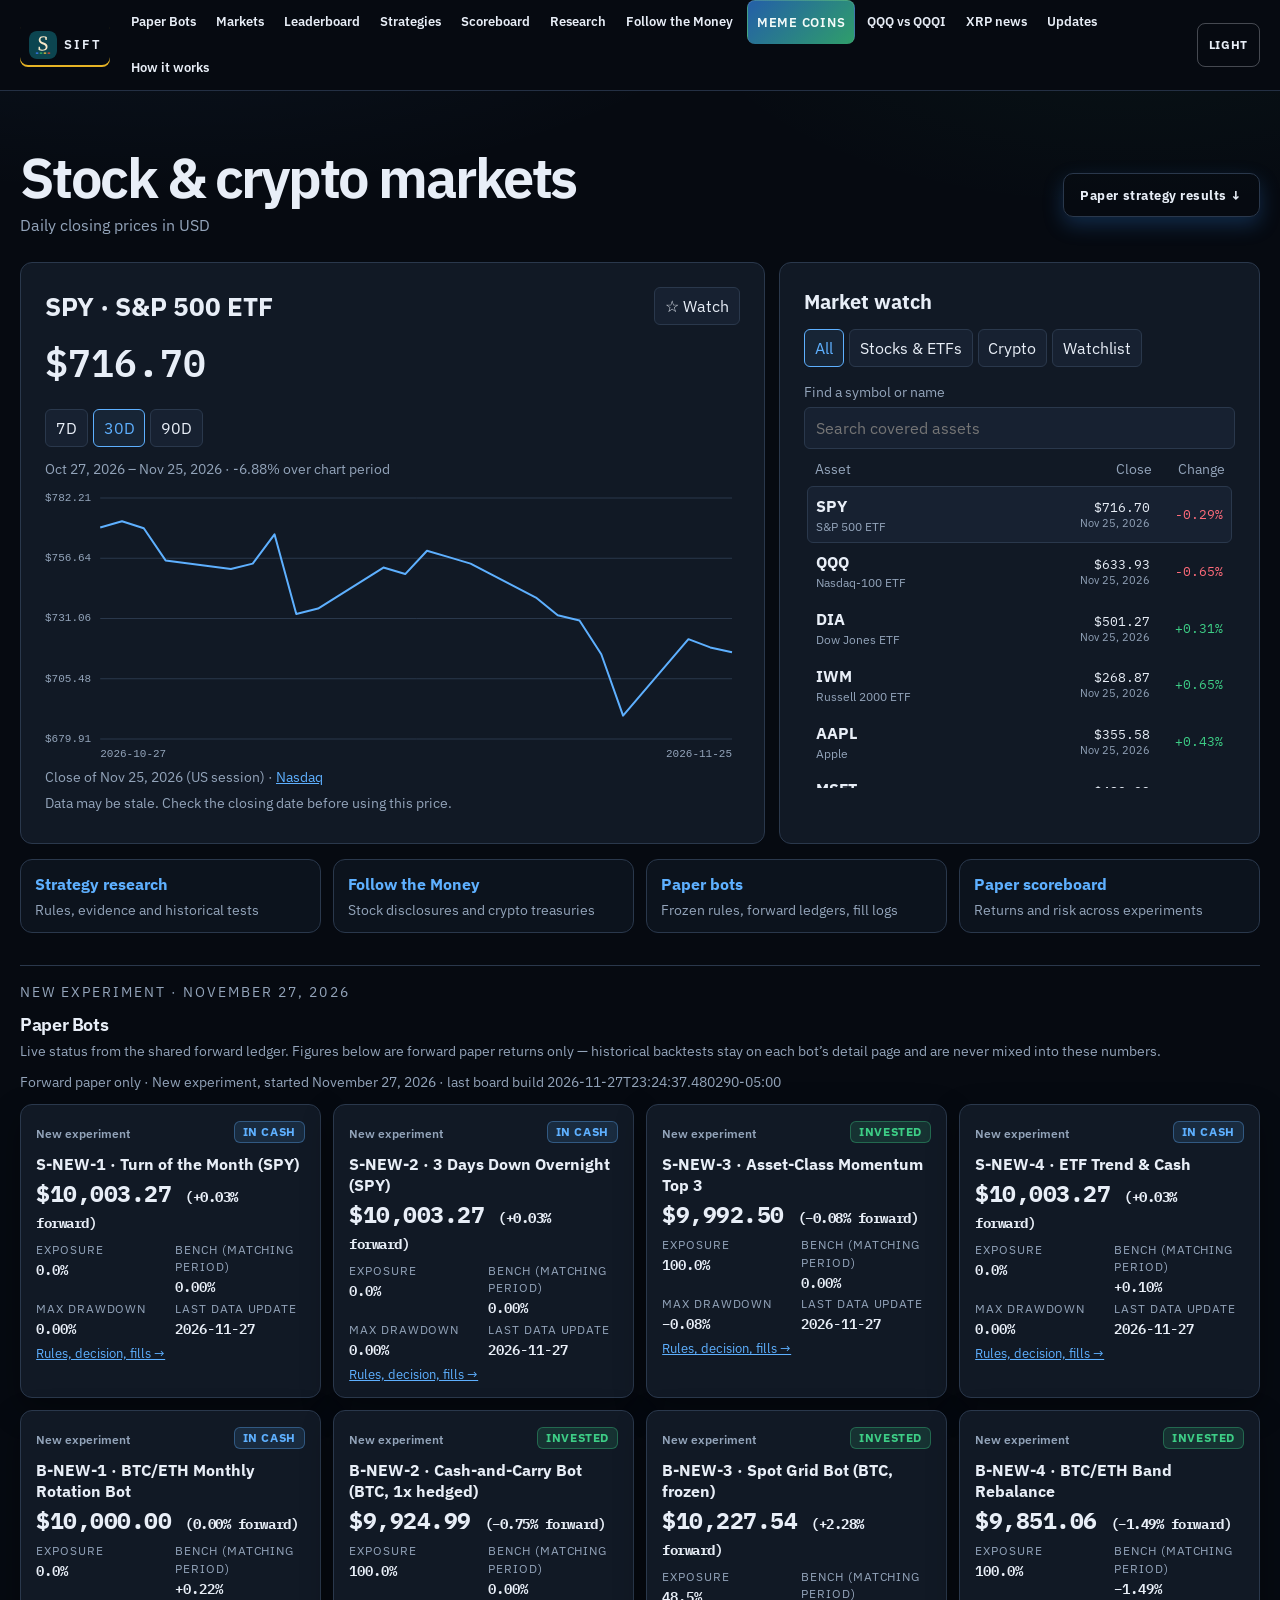
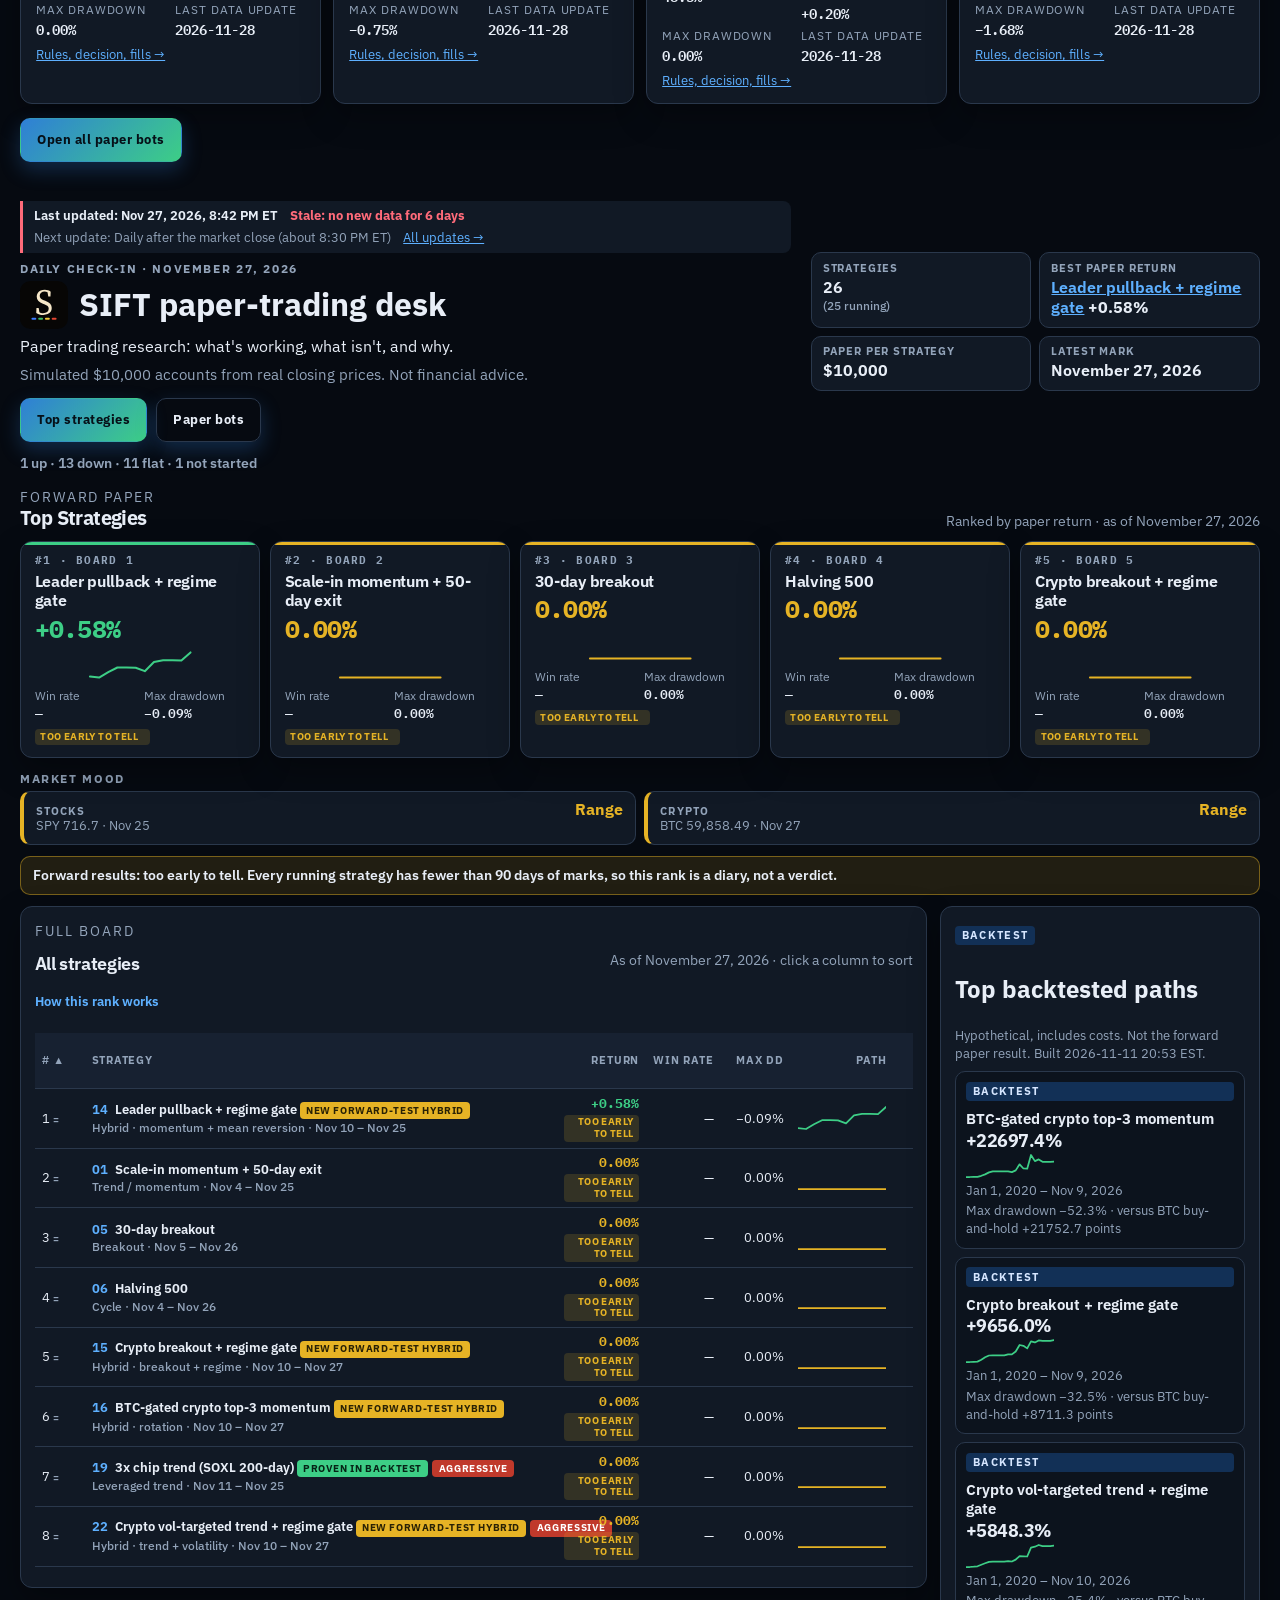
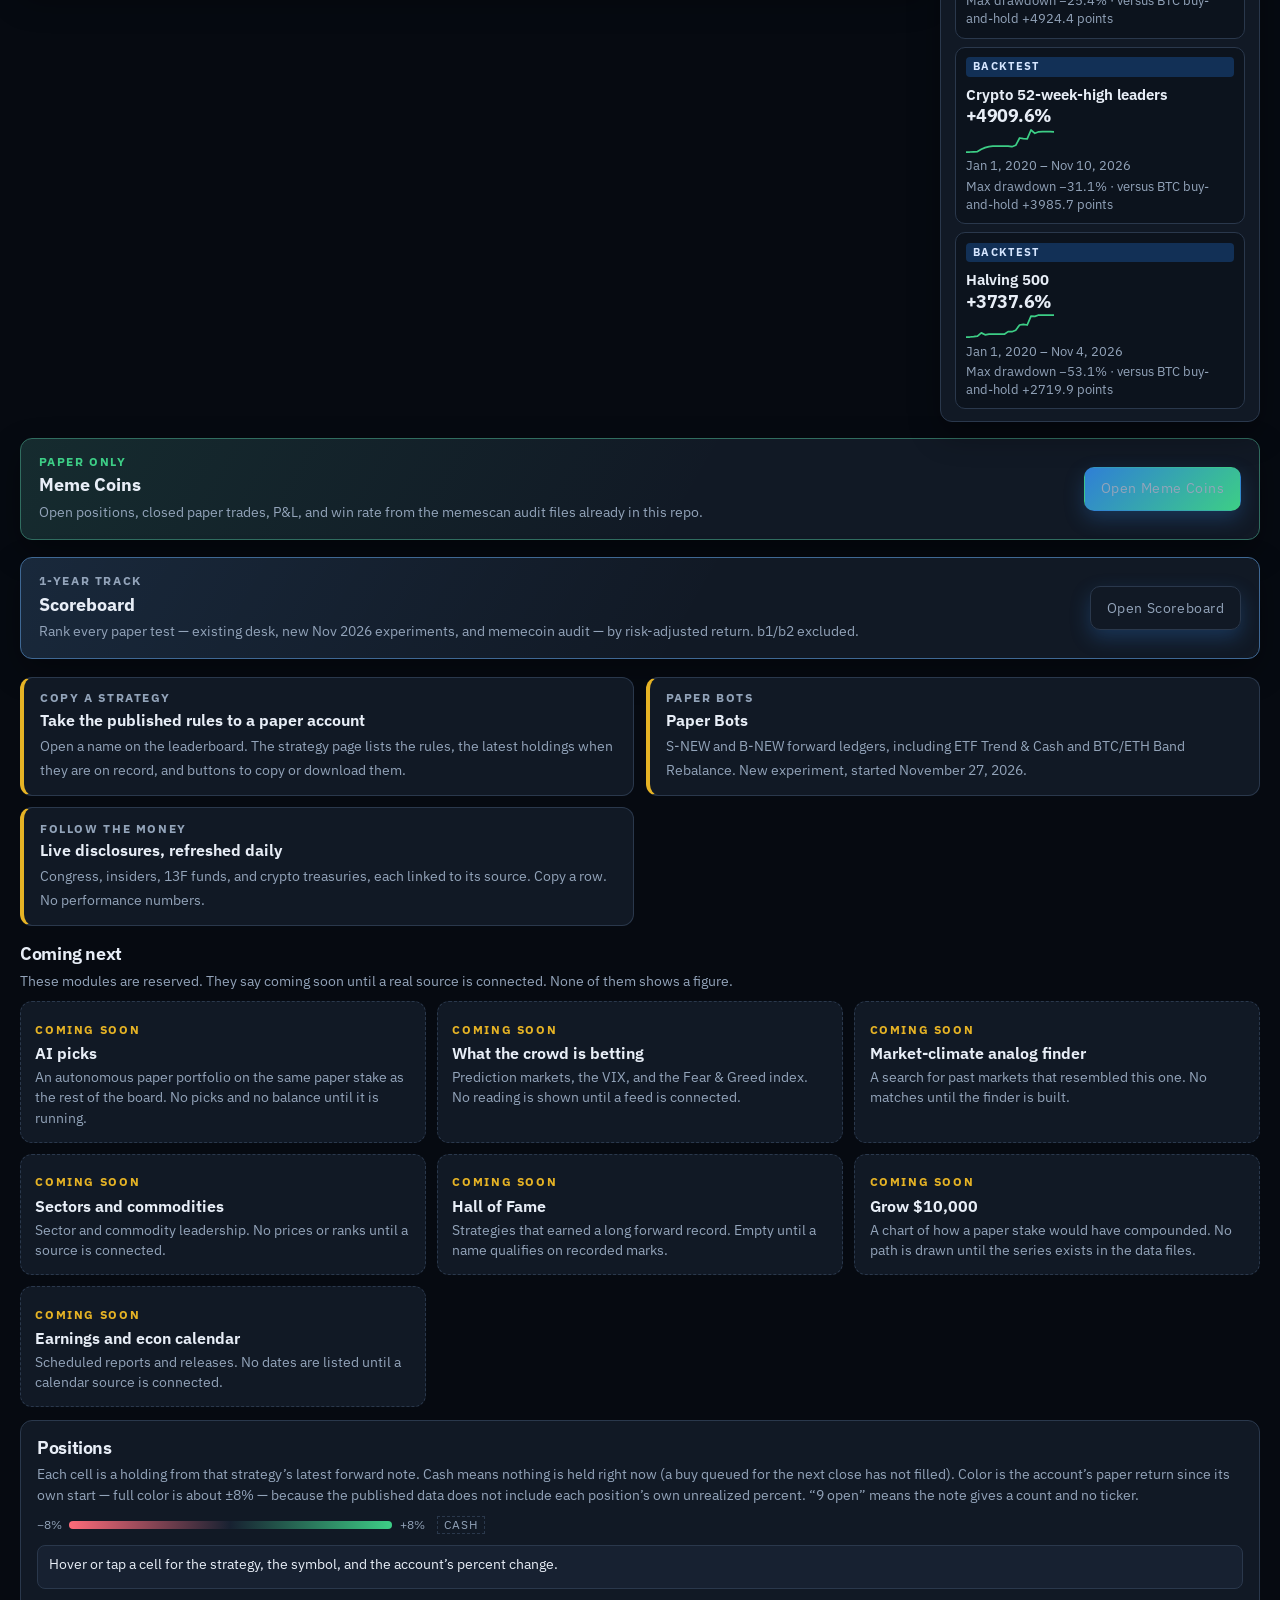
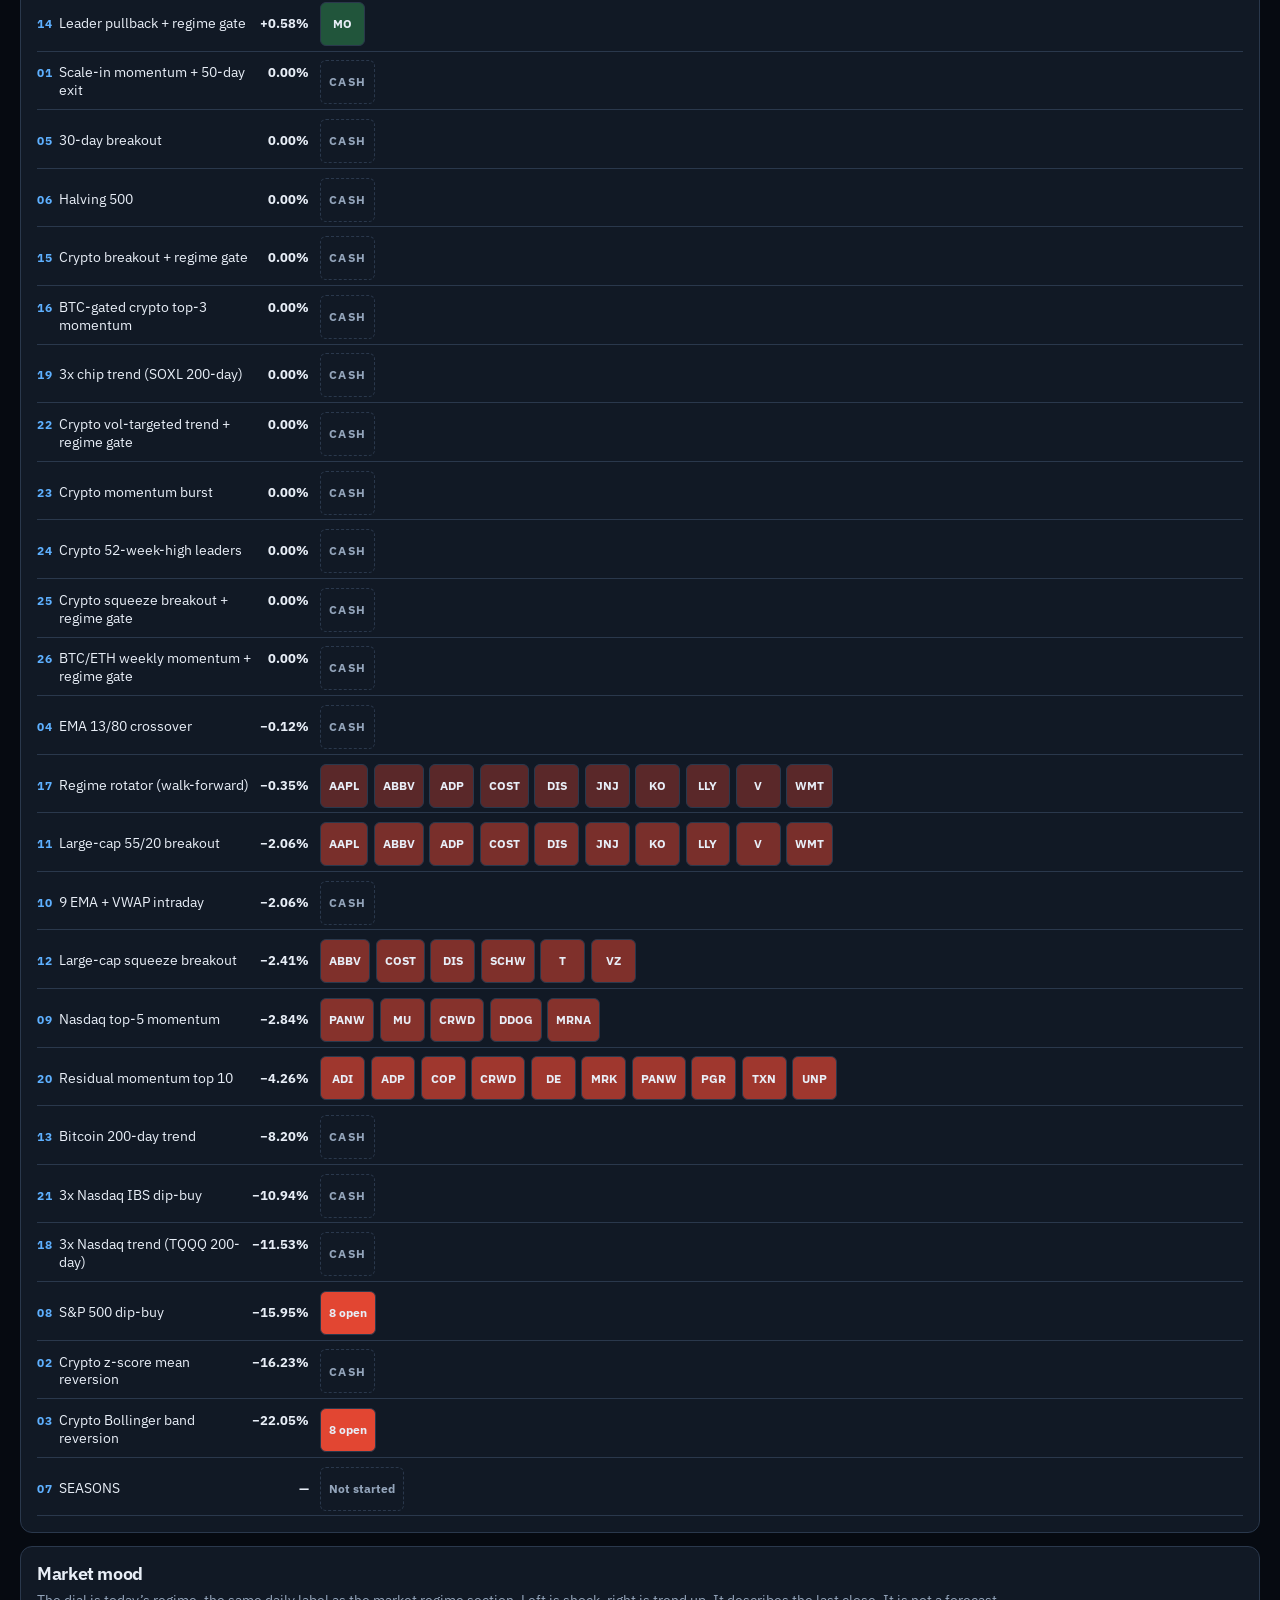
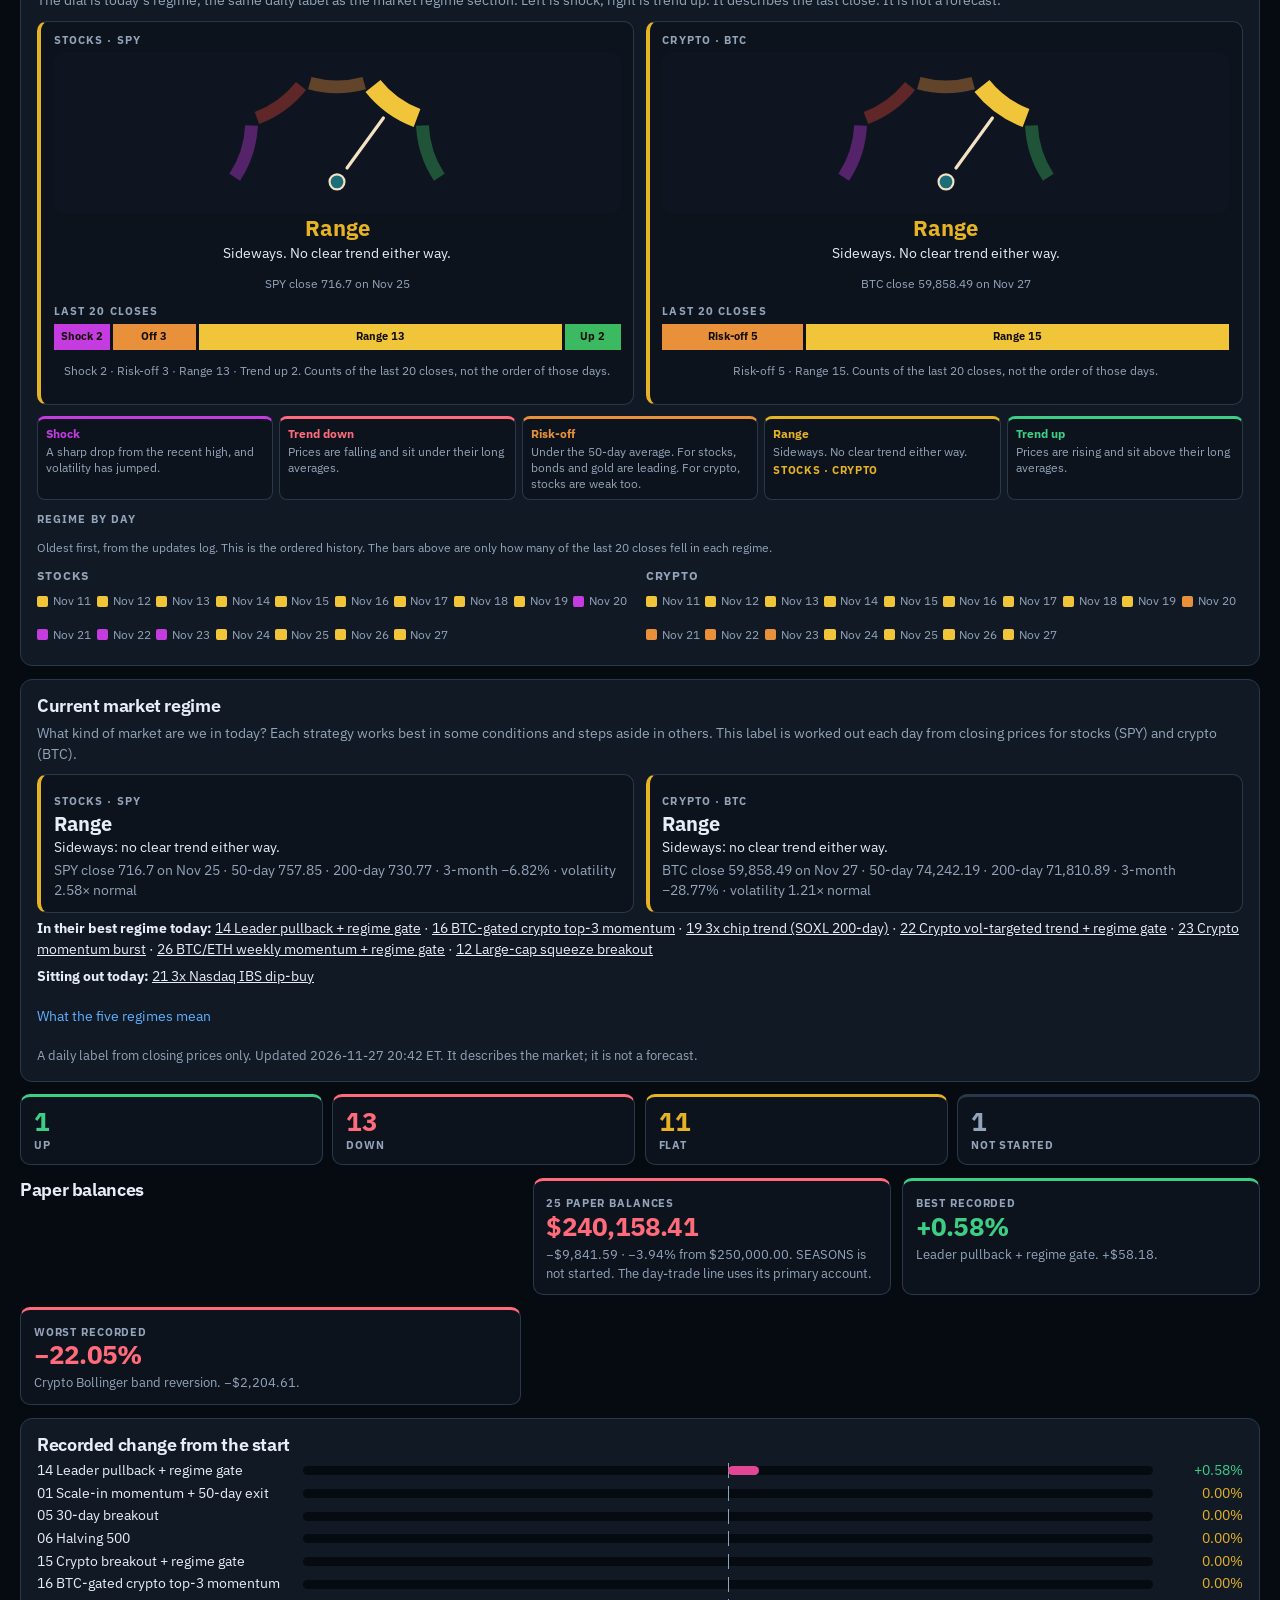
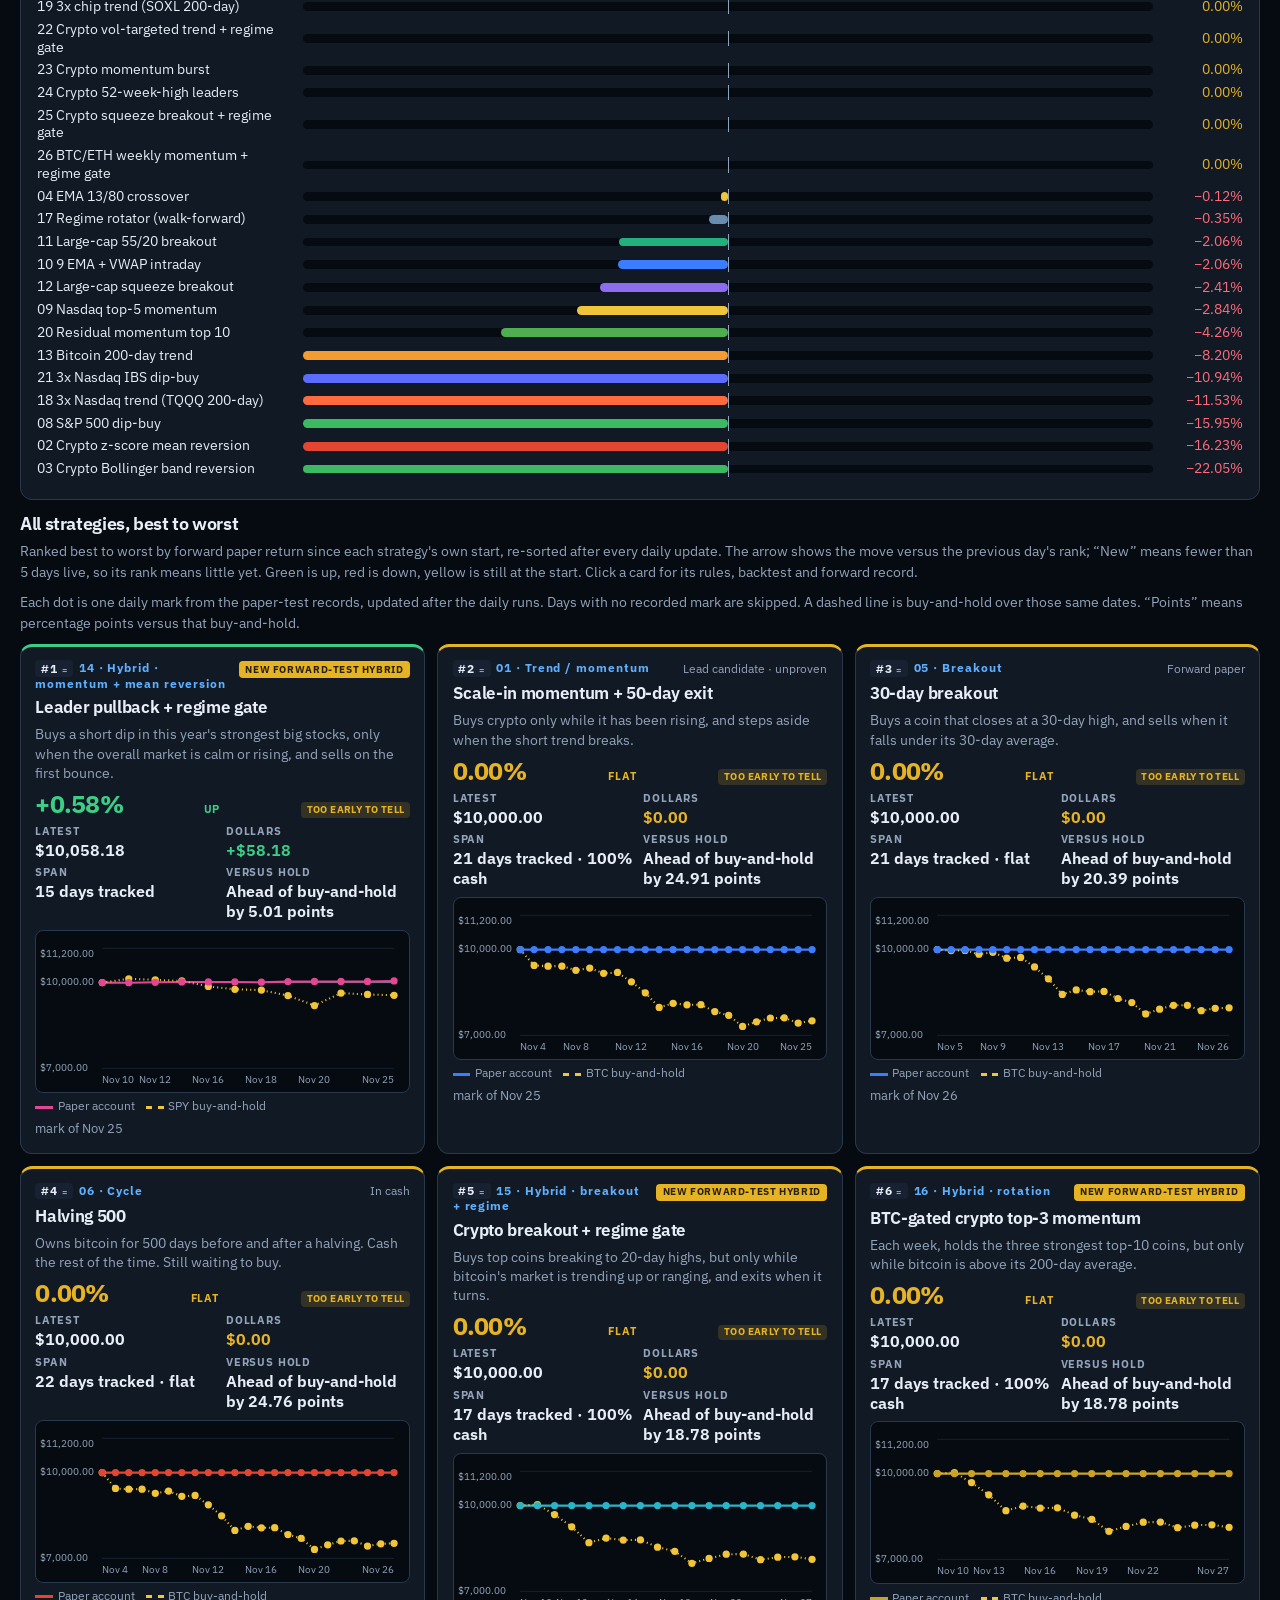
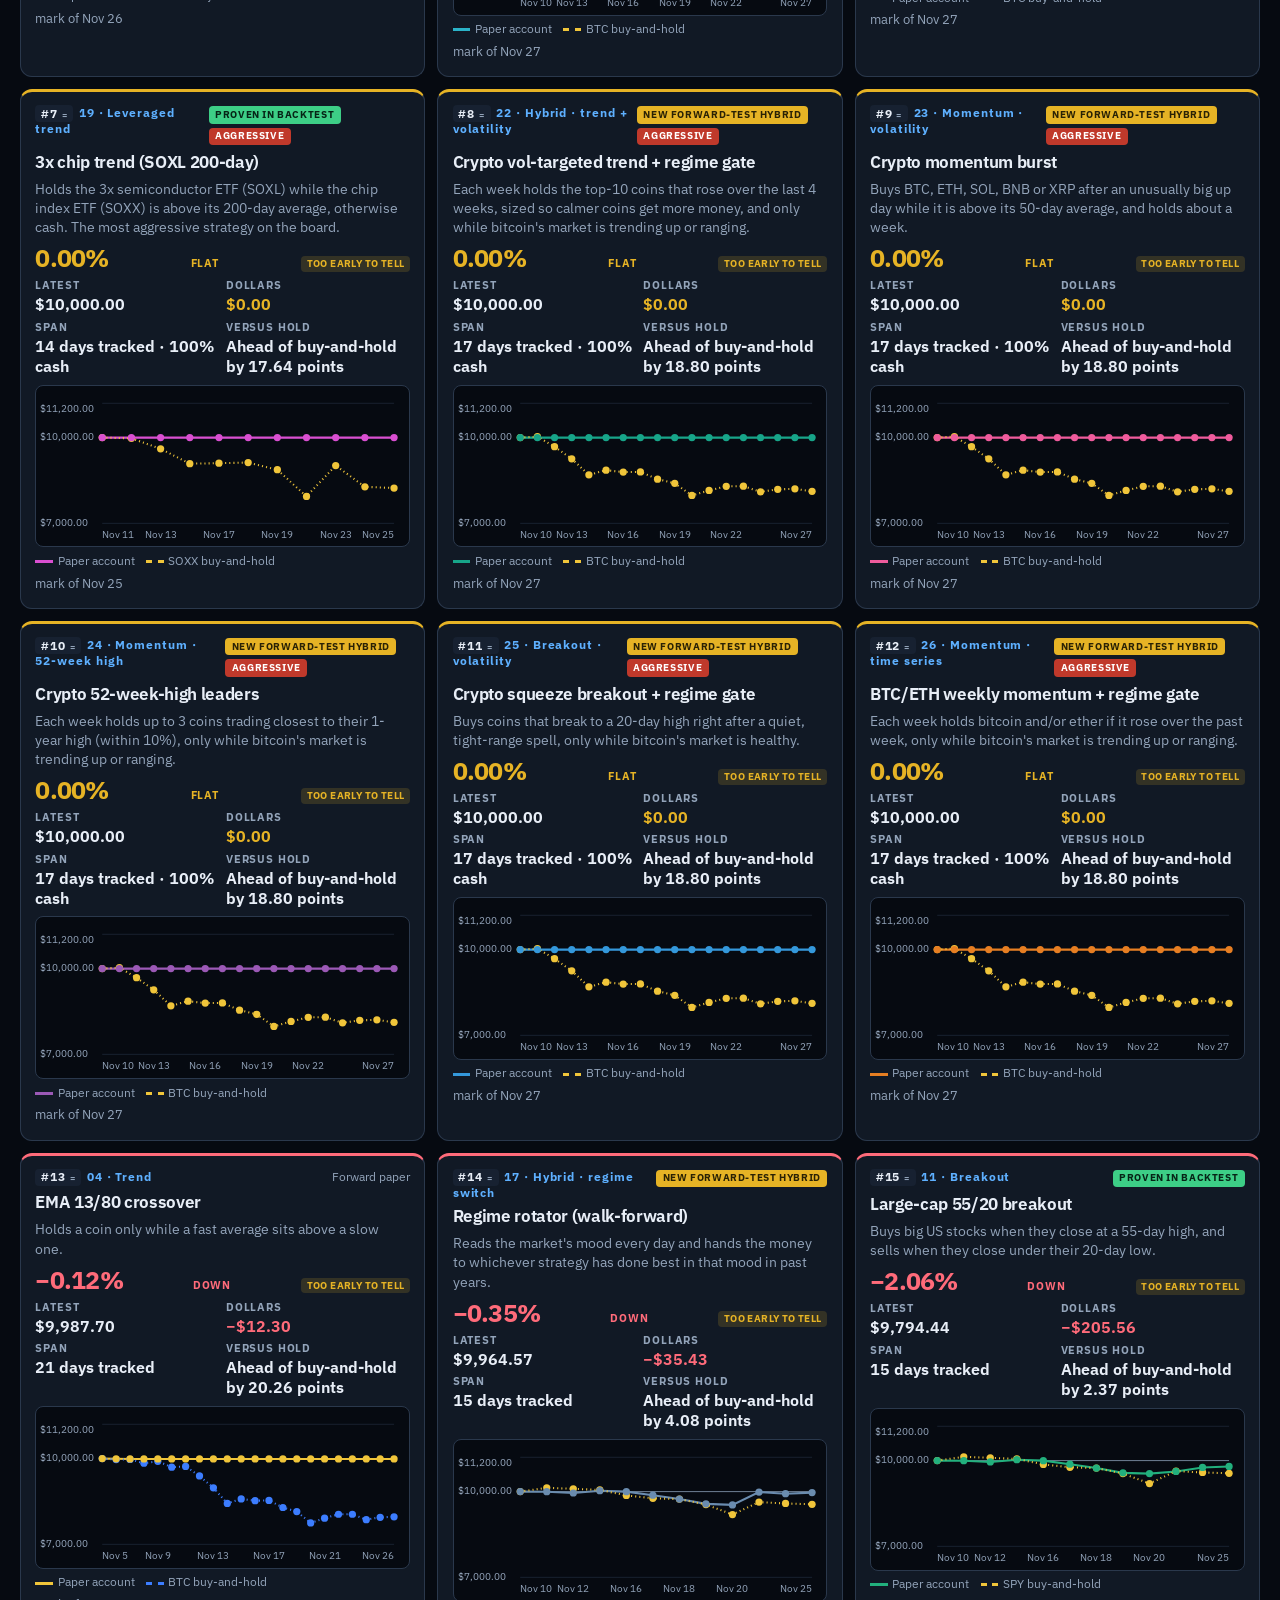
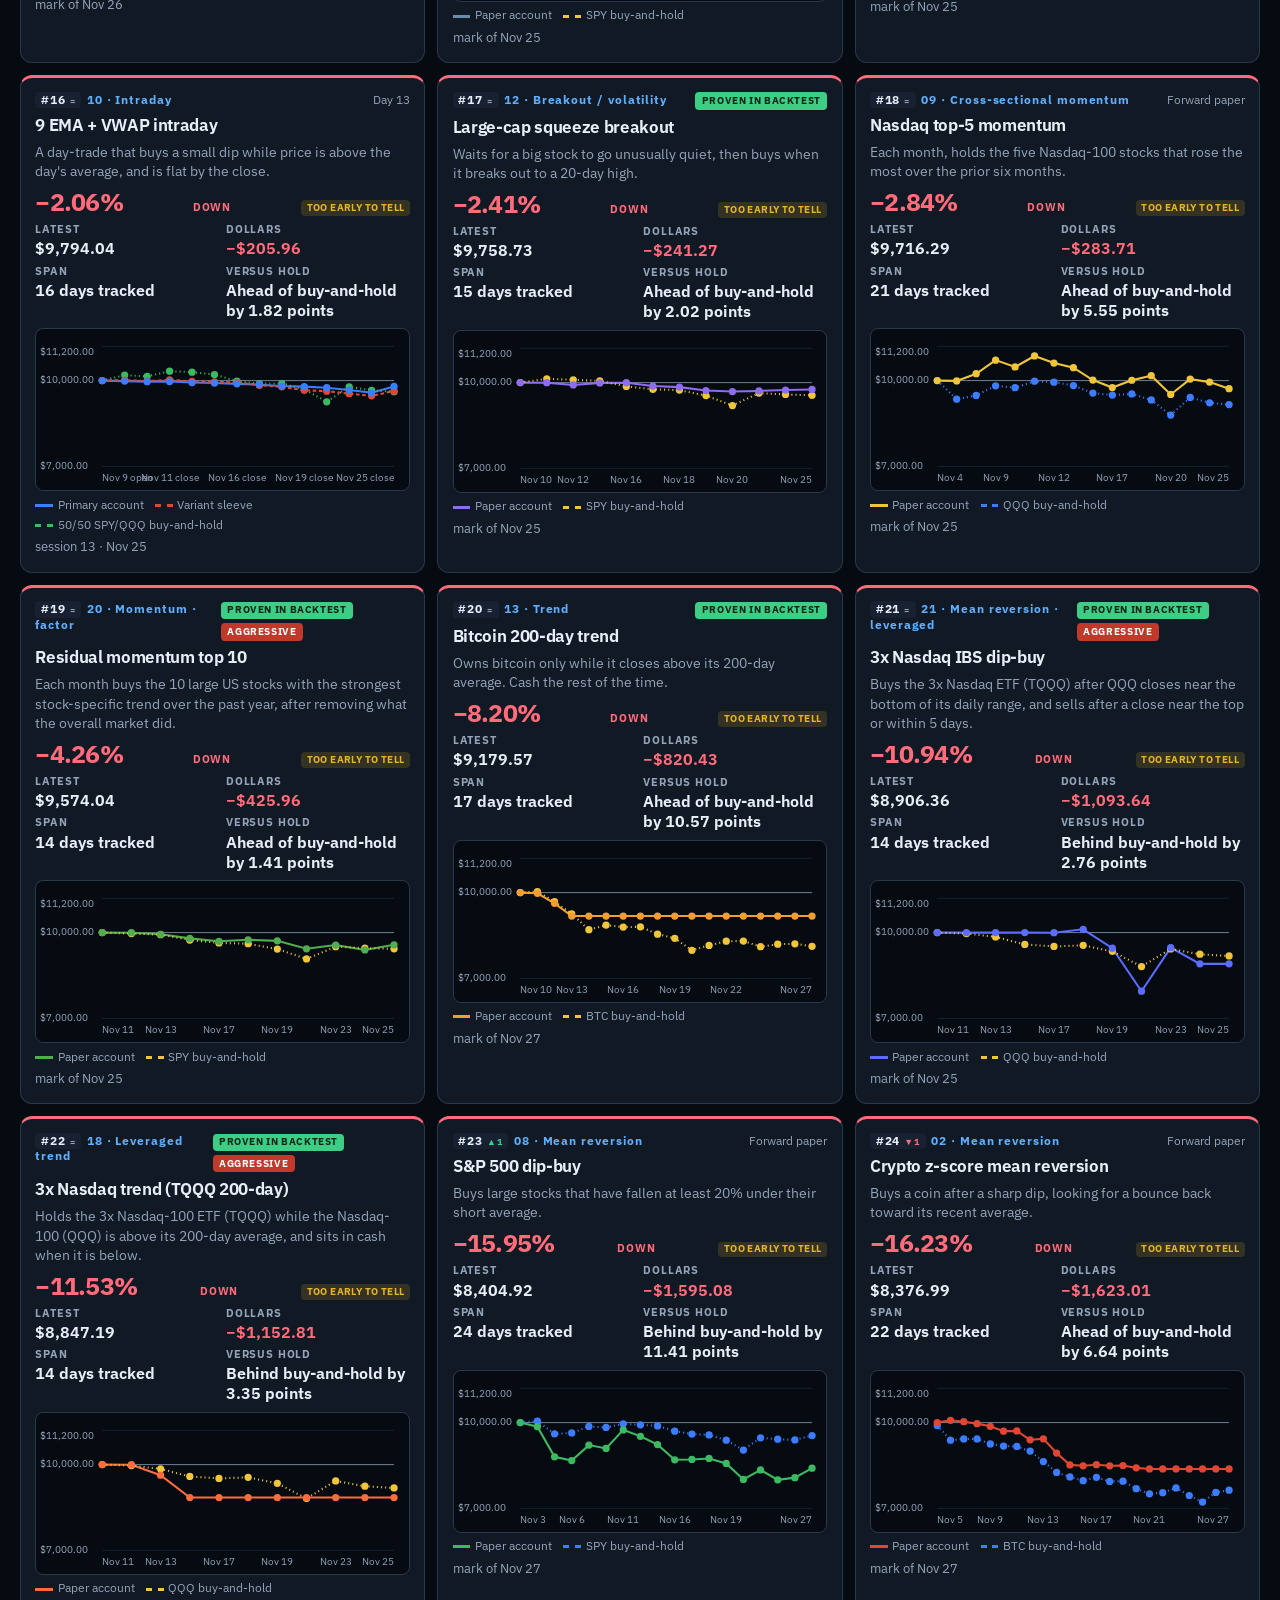
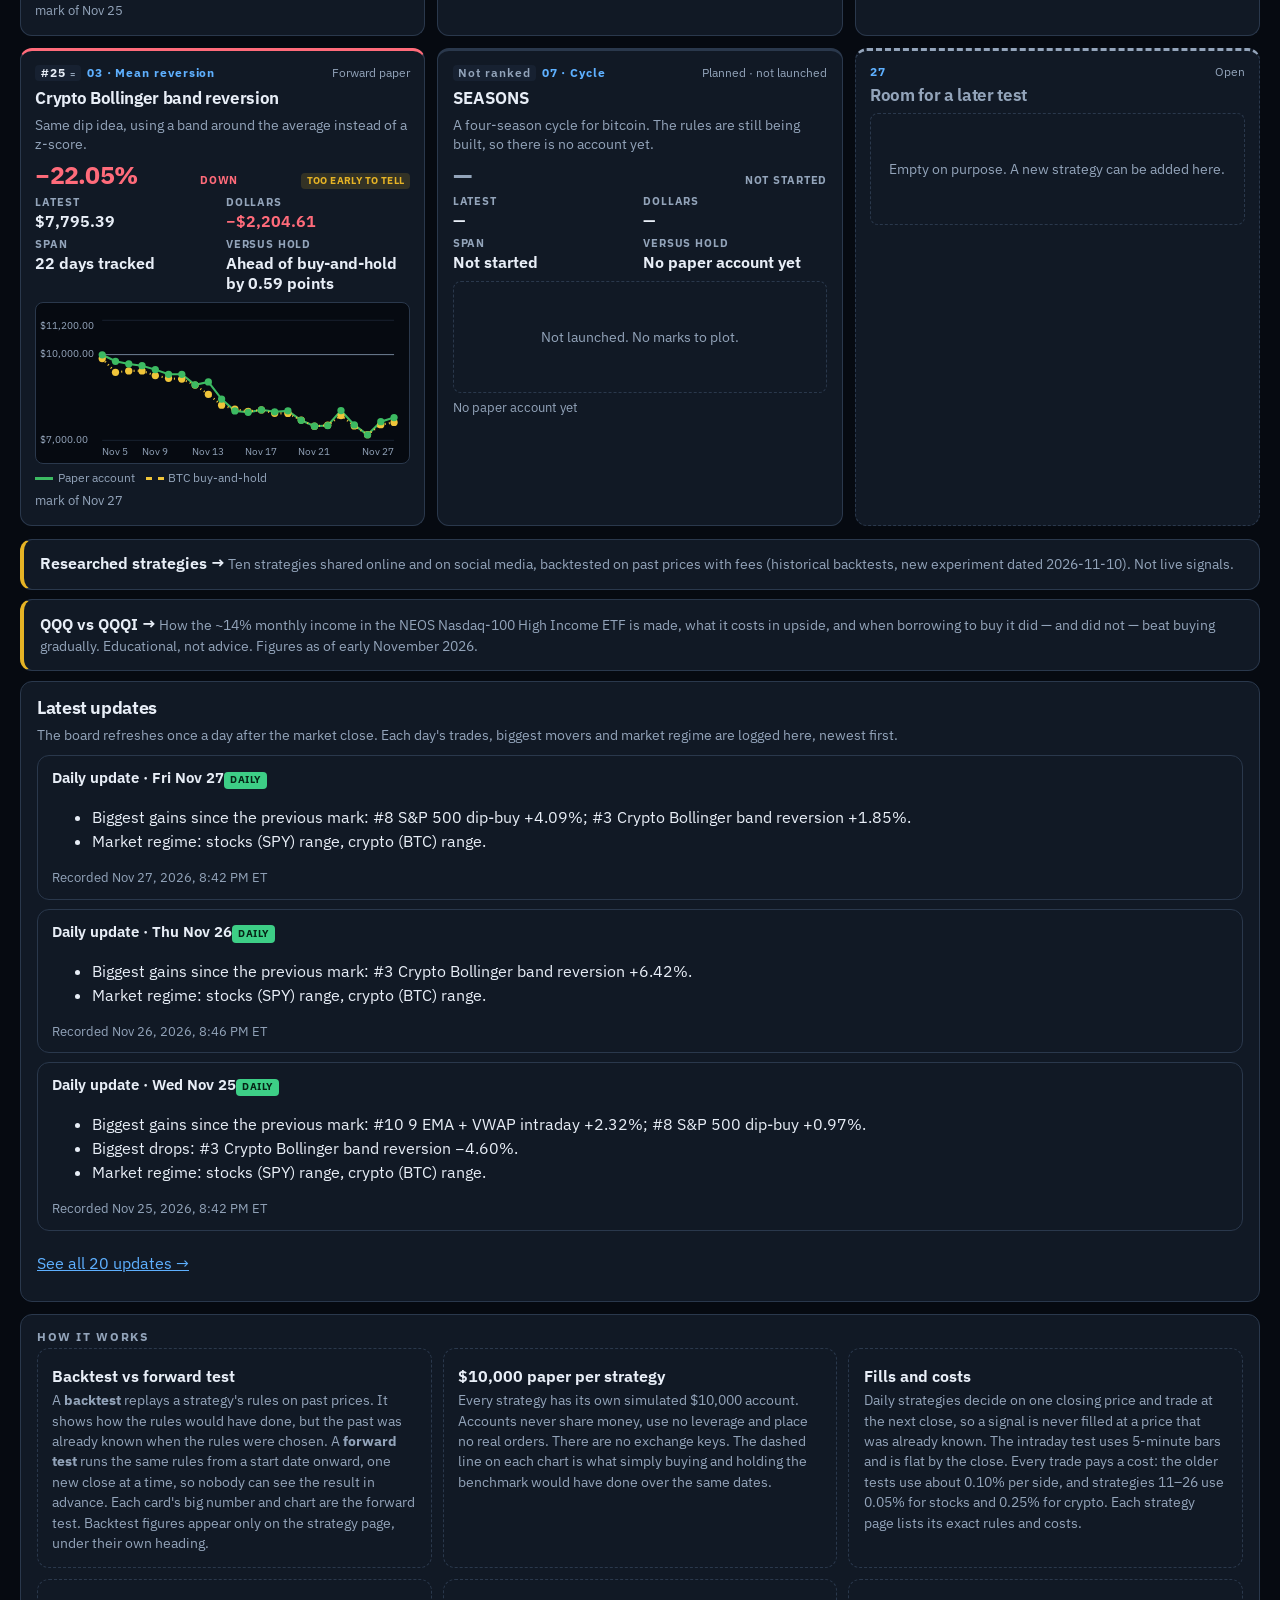
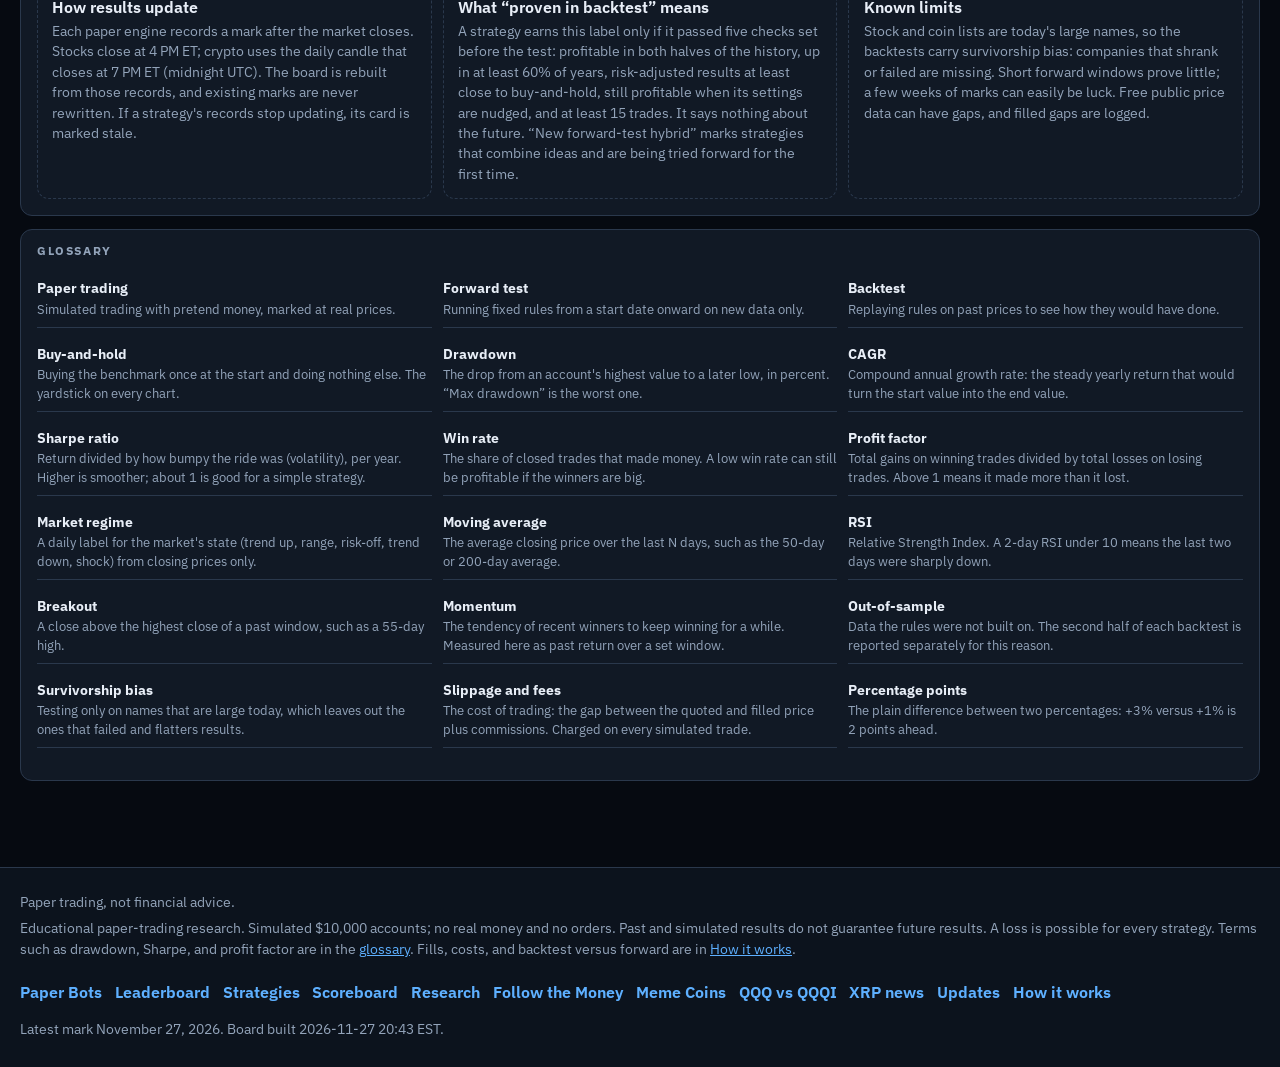
<file: index.html>
<!DOCTYPE html>
<html lang="en" data-theme="dark">
<head>
  <meta charset="utf-8">
  <script>(function(){try{var t=localStorage.getItem("sift.theme");if(t==="light"||t==="dark")document.documentElement.setAttribute("data-theme",t);}catch(e){}})();</script>
  <meta name="viewport" content="width=device-width, initial-scale=1">
  <meta http-equiv="Cache-Control" content="no-store">
  <title>SIFT | Stock &amp; Crypto Market Hub</title>
  <meta name="description" content="Explore stock and crypto closing prices, build a watchlist, and follow SIFT’s paper-trading research.">
  <meta name="theme-color" content="#0a1018">
  <meta name="application-name" content="SIFT">
  <meta name="apple-mobile-web-app-title" content="SIFT">
  <link rel="icon" href="favicon.svg" type="image/svg+xml">
  <link rel="icon" href="favicon-32.png" type="image/png" sizes="32x32">
  <link rel="icon" href="favicon-16.png" type="image/png" sizes="16x16">
  <link rel="shortcut icon" href="favicon.ico">
  <link rel="apple-touch-icon" href="apple-touch-icon.png" sizes="180x180">
  <link rel="manifest" href="site.webmanifest">
  <link rel="canonical" href="https://butlerwake-alt.github.io/sift/">
  <meta property="og:type" content="website">
  <meta property="og:site_name" content="SIFT">
  <meta property="og:title" content="SIFT">
  <meta property="og:description" content="Explore stock and crypto closing prices, build a watchlist, and follow SIFT’s paper-trading research.">
  <meta property="og:image" content="https://butlerwake-alt.github.io/sift/og-image.png">
  <meta property="og:image:width" content="1200">
  <meta property="og:image:height" content="630">
  <meta property="og:image:alt" content="SIFT — Educational paper-trading research board">
  <meta property="og:url" content="https://butlerwake-alt.github.io/sift/">
  <meta name="twitter:card" content="summary_large_image">
  <meta name="twitter:title" content="SIFT">
  <meta name="twitter:description" content="Explore stock and crypto closing prices, build a watchlist, and follow SIFT’s paper-trading research.">
  <meta name="twitter:image" content="https://butlerwake-alt.github.io/sift/og-image.png">
  <link rel="stylesheet" href="styles.css?v=202611280230">
  <link rel="stylesheet" href="markets.css?v=1">
</head>
<body id="top">
  <a class="skip-link" href="#main">Skip to content</a>
  <div class="top-stack">
    <header class="mast">
      <nav class="site-nav" aria-label="Primary">
        <div class="nav-bar">
          <a class="nav-brand" href="index.html" aria-current="page"><img src="favicon.svg" width="28" height="28" alt=""><span>SIFT</span></a>
          <div class="nav-panel" id="site-menu">
            <a href="bots.html">Paper Bots</a>
          <a href="#markets">Markets</a>
            <a href="#leaderboard">Leaderboard</a>
            <a href="#board">Strategies</a>
          <a href="scoreboard.html">Scoreboard</a>
            <a href="research.html">Research</a>
            <a href="follow_money.html">Follow the Money</a>
            <a class="nav-cta" href="memescan.html">Meme Coins</a>
            <a href="qqqi.html">QQQ vs QQQI</a>
            <a href="news.html">XRP news</a>
            <a href="updates.html">Updates</a>
            <a href="#method">How it works</a>
            <a href="videos.html" data-videos-nav hidden>Videos</a>
          </div>
          <button type="button" class="nav-toggle" aria-expanded="false" aria-controls="site-menu"><span class="nav-toggle-bars" aria-hidden="true"></span>Menu</button>
        </div>
      </nav>
    </header>
  </div>
  <main id="main" class="wrap">
    <section class="market-hub" id="markets" aria-labelledby="markets-title">
      <div class="market-heading">
        <div>
          <h1 id="markets-title">Stock &amp; crypto markets</h1>
          <p>Daily closing prices in USD</p>
        </div>
        <a class="btn-cta btn-cta-ghost" href="#leaderboard">Paper strategy results ↓</a>
      </div>
      <div class="market-grid" id="market-dashboard" hidden>
        <section class="market-panel market-chart-panel" aria-labelledby="market-symbol">
          <div class="market-chart-header">
            <div>
              <h2 id="market-symbol"></h2>
              <p id="market-price"></p>
            </div>
            <button type="button" id="market-save"></button>
          </div>
          <div class="market-controls" id="market-ranges" role="group" aria-label="Chart range">
            <button type="button" data-range="7" aria-pressed="false">7D</button>
            <button type="button" data-range="30" aria-pressed="true">30D</button>
            <button type="button" data-range="90" aria-pressed="false">90D</button>
          </div>
          <p class="market-range-summary" id="market-range-summary"></p>
          <canvas id="market-chart" role="img" aria-label="Closing price chart" aria-describedby="market-range-summary"></canvas>
          <p id="market-source"></p>
          <p class="market-note" id="market-note" role="status"></p>
        </section>
        <section class="market-panel market-list-panel" aria-labelledby="market-list-title">
          <h2 id="market-list-title">Market watch</h2>
          <div class="market-controls" id="market-filters" role="group" aria-label="Filter assets">
            <button type="button" data-filter="all" aria-pressed="true">All</button>
            <button type="button" data-filter="stocks" aria-pressed="false">Stocks &amp; ETFs</button>
            <button type="button" data-filter="crypto" aria-pressed="false">Crypto</button>
            <button type="button" data-filter="saved" aria-pressed="false">Watchlist</button>
          </div>
          <label for="market-search">Find a symbol or name</label>
          <input id="market-search" type="search" placeholder="Search covered assets">
          <div class="market-list-head" aria-hidden="true"><span>Asset</span><span>Close</span><span>Change</span></div>
          <ul id="market-list" aria-label="Market prices"></ul>
          <p id="market-empty" role="status" hidden></p>
        </section>
      </div>
      <p id="market-load" role="status">Loading market prices…</p>
      <noscript>Enable JavaScript to explore closing prices and charts.</noscript>
      <nav class="market-links" aria-label="Market research">
        <a href="research.html"><strong>Strategy research</strong><span>Rules, evidence and historical tests</span></a>
        <a href="follow_money.html"><strong>Follow the Money</strong><span>Stock disclosures and crypto treasuries</span></a>
        <a href="bots.html"><strong>Paper bots</strong><span>Frozen rules, forward ledgers, fill logs</span></a>
        <a href="scoreboard.html"><strong>Paper scoreboard</strong><span>Returns and risk across experiments</span></a>
      </nav>
    </section>

    <section class="paper-bots-home" id="paper-bots" aria-labelledby="paper-bots-title">
      <div class="section-head">
        <p class="desk-label">New experiment · November 27, 2026</p>
        <h2 id="paper-bots-title">Paper Bots</h2>
        <p>Live status from the shared forward ledger. Figures below are forward paper returns only — historical backtests stay on each bot’s detail page and are never mixed into these numbers.</p>
        <p class="meta" id="paper-bots-stamp">Loading paper bots…</p>
      </div>
      <div class="paper-bots-grid" id="paper-bots-mount"><p class="meta">Loading…</p></div>
      <p class="paper-bots-more"><a class="btn-cta" href="bots.html">Open all paper bots</a></p>
    </section>

    <section class="hero hero-compact">
      <div class="hero-copy">
        <p class="updated-stamp" id="updated-stamp"><b id="stamp-when">Last updated: Nov 27, 2026, 8:42 PM ET</b><span class="stamp-next">Next update: daily after the market close (about 8:30 PM ET)</span><a href="updates.html">All updates →</a></p>
        <p class="eyebrow" id="hero-kicker">Daily check-in · November 11, 2026</p>
        <div class="brand-lockup">
          <img class="brand-mark" src="brand-mark.svg" width="48" height="48" alt="">
          <h2>SIFT paper-trading desk</h2>
        </div>
        <p class="lede">Paper trading research: what's working, what isn't, and why.</p>
        <p class="hero-note">Simulated $10,000 accounts from real closing prices. Not financial advice.</p>
        <div class="hero-cta-row">
          <a class="btn-cta" href="#leaderboard">Top strategies</a>
          <a class="btn-cta btn-cta-ghost" href="#paper-bots">Paper bots</a>
        </div>
      </div>
      <dl class="hero-facts" id="hero-facts"></dl>
      <p class="score-line" id="score-line"></p>
    </section>

    <section class="desk" id="leaderboard" aria-labelledby="top-strats-title">
      <div id="top-strategies-mount"></div>
      <div class="mood-compact" id="mood" aria-label="Market mood">
        <div id="mood-compact"></div>
      </div>
      <p class="early-banner" id="early-banner"></p>
      <div class="desk-grid">
        <div class="desk-main">
          <div id="leaderboard-mount"></div>
        </div>
        <aside class="desk-side" id="backtests" aria-labelledby="bt-side-title">
          <div id="backtest-board-mount"><p class="meta">Loading backtests…</p></div>
        </aside>
      </div>
    </section>

    <a class="meme-home-cta" href="memescan.html">
      <div>
        <p class="kicker">Paper only</p>
        <strong>Meme Coins</strong>
        <span>Open positions, closed paper trades, P&amp;L, and win rate from the memescan audit files already in this repo.</span>
      </div>
      <span class="btn-cta">Open Meme Coins</span>
    </a>

    <a class="home-score-cta" href="scoreboard.html">
      <div>
        <p class="kicker">1-year track</p>
        <strong>Scoreboard</strong>
        <span>Rank every paper test — existing desk, new Nov 2026 experiments, and memecoin audit — by risk-adjusted return. b1/b2 excluded.</span>
      </div>
      <span class="btn-cta btn-cta-ghost">Open Scoreboard</span>
    </a>

    <div class="callout-row">
      <a class="home-callout" href="#leaderboard">
        <p class="kicker">Copy a strategy</p>
        <strong>Take the published rules to a paper account</strong>
        <span>Open a name on the leaderboard. The strategy page lists the rules, the latest holdings when they are on record, and buttons to copy or download them.</span>
      </a>
      <a class="home-callout" href="bots.html">
        <p class="kicker">Paper bots</p>
        <strong>Paper Bots</strong>
        <span>S-NEW and B-NEW forward ledgers, including ETF Trend &amp; Cash and BTC/ETH Band Rebalance. New experiment, started November 27, 2026.</span>
      </a>
      <a class="home-callout" href="follow_money.html">
        <p class="kicker">Follow the Money</p>
        <strong>Live disclosures, refreshed daily</strong>
        <span>Congress, insiders, 13F funds, and crypto treasuries, each linked to its source. Copy a row. No performance numbers.</span>
      </a>
    </div>

    <section class="fold" id="coming" data-fold-group="home">
      <h2 class="fold-heading"><button type="button" class="fold-toggle" aria-expanded="false" aria-controls="coming-panel"><span class="fold-name">Coming next</span><span class="fold-sum">Slots only. No numbers.</span><span class="fold-chevron" aria-hidden="true"></span></button></h2>
      <div class="fold-body" id="coming-panel"><div class="fold-inner">
        <div class="section-head">
          <h2>Coming next</h2>
          <p>These modules are reserved. They say coming soon until a real source is connected. None of them shows a figure.</p>
        </div>
        <div class="soon-grid">
          <article class="soon-card" id="ai-picks">
            <span class="slot-kicker">Coming soon</span>
            <strong>AI picks</strong>
            <p>An autonomous paper portfolio on the same paper stake as the rest of the board. No picks and no balance until it is running.</p>
          </article>
          <article class="soon-card" id="crowd">
            <span class="slot-kicker">Coming soon</span>
            <strong>What the crowd is betting</strong>
            <p>Prediction markets, the VIX, and the Fear &amp; Greed index. No reading is shown until a feed is connected.</p>
          </article>
          <article class="soon-card" id="analogs">
            <span class="slot-kicker">Coming soon</span>
            <strong>Market-climate analog finder</strong>
            <p>A search for past markets that resembled this one. No matches until the finder is built.</p>
          </article>
          <article class="soon-card" id="sectors">
            <span class="slot-kicker">Coming soon</span>
            <strong>Sectors and commodities</strong>
            <p>Sector and commodity leadership. No prices or ranks until a source is connected.</p>
          </article>
          <article class="soon-card" id="hall">
            <span class="slot-kicker">Coming soon</span>
            <strong>Hall of Fame</strong>
            <p>Strategies that earned a long forward record. Empty until a name qualifies on recorded marks.</p>
          </article>
          <article class="soon-card" id="grow">
            <span class="slot-kicker">Coming soon</span>
            <strong>Grow $10,000</strong>
            <p>A chart of how a paper stake would have compounded. No path is drawn until the series exists in the data files.</p>
          </article>
          <article class="soon-card" id="calendar">
            <span class="slot-kicker">Coming soon</span>
            <strong>Earnings and econ calendar</strong>
            <p>Scheduled reports and releases. No dates are listed until a calendar source is connected.</p>
          </article>
        </div>
      </div></div>
    </section>

    <section class="fold videos-gate" id="videos" data-fold-group="home" hidden>
      <h2 class="fold-heading"><button type="button" class="fold-toggle" aria-expanded="false" aria-controls="videos-panel"><span class="fold-name">Videos</span><span class="fold-sum">Latest from the channel</span><span class="fold-chevron" aria-hidden="true"></span></button></h2>
      <div class="fold-body" id="videos-panel"><div class="fold-inner"><div id="videos-root"></div></div></div>
    </section>

    <section class="fold" id="positions" data-fold-group="home">
      <h2 class="fold-heading"><button type="button" class="fold-toggle" aria-expanded="false" aria-controls="positions-panel"><span class="fold-name">Positions</span><span class="fold-sum" id="positions-sum">Holdings heat map</span><span class="fold-chevron" aria-hidden="true"></span></button></h2>
      <div class="fold-body" id="positions-panel"><div class="fold-inner"><section class="panel positions" id="positions-mount"></section></div></div>
    </section>
    <section class="fold" id="mood-detail" data-fold-group="home">
      <h2 class="fold-heading"><button type="button" class="fold-toggle" aria-expanded="false" aria-controls="mood-panel"><span class="fold-name">Market mood</span><span class="fold-sum" id="mood-sum">Today's regime</span><span class="fold-chevron" aria-hidden="true"></span></button></h2>
      <div class="fold-body" id="mood-panel"><div class="fold-inner"><section class="panel mood" id="mood-mount"></section></div></div>
    </section>
    <section class="fold" id="regime" data-fold-group="home">
      <h2 class="fold-heading"><button type="button" class="fold-toggle" aria-expanded="false" aria-controls="regime-panel"><span class="fold-name">Market regime</span><span class="fold-sum" id="regime-sum">Stocks and crypto</span><span class="fold-chevron" aria-hidden="true"></span></button></h2>
      <div class="fold-body" id="regime-panel"><div class="fold-inner"><section class="regime" id="regime-mount"></section></div></div>
    </section>
    <section class="fold" id="balances" data-fold-group="home">
      <h2 class="fold-heading"><button type="button" class="fold-toggle" aria-expanded="false" aria-controls="balances-panel"><span class="fold-name">Paper balances</span><span class="fold-sum" id="book-sum">Combined paper accounts</span><span class="fold-chevron" aria-hidden="true"></span></button></h2>
      <div class="fold-body" id="balances-panel"><div class="fold-inner">
        <div class="tally" id="tally"></div>
        <div class="book" id="book-mount"></div>
      </div></div>
    </section>
    <section class="fold" id="ladder" data-fold-group="home">
      <h2 class="fold-heading"><button type="button" class="fold-toggle" aria-expanded="false" aria-controls="ladder-panel"><span class="fold-name">Change from the start</span><span class="fold-sum" id="ladder-sum">Best to worst</span><span class="fold-chevron" aria-hidden="true"></span></button></h2>
      <div class="fold-body" id="ladder-panel"><div class="fold-inner"><section class="ladder" id="ladder-mount"></section></div></div>
    </section>
    <section class="fold" id="board" data-fold-group="home">
      <h2 class="fold-heading"><button type="button" class="fold-toggle" aria-expanded="false" aria-controls="board-panel"><span class="fold-name">All strategies</span><span class="fold-sum" id="board-sum">Rank, name, and paper return</span><span class="fold-chevron" aria-hidden="true"></span></button></h2>
      <div class="fold-body" id="board-panel"><div class="fold-inner">
        <div class="section-head" id="board-head">
          <h2>All strategies, best to worst</h2>
          <p>Ranked best to worst by forward paper return since each strategy's own start, re-sorted after every daily update. The arrow shows the move versus the previous day's rank; “New” means fewer than 5 days live, so its rank means little yet. Green is up, red is down, yellow is still at the start. Click a card for its rules, backtest and forward record.</p>
        </div>
        <p class="scale-note">Each dot is one daily mark from the paper-test records, updated after the daily runs. Days with no recorded mark are skipped. A dashed line is buy-and-hold over those same dates. “Points” means percentage points versus that buy-and-hold.</p>
        <div class="grid" id="board-mount"></div>
      </div></div>
    </section>
    <a class="research-link" href="research.html"><b>Researched strategies →</b> Ten strategies shared online and on social media, backtested on past prices with fees (historical backtests, new experiment dated 2026-11-10). Not live signals.</a>
    <a class="research-link" href="qqqi.html"><b>QQQ vs QQQI →</b> How the ~14% monthly income in the NEOS Nasdaq-100 High Income ETF is made, what it costs in upside, and when borrowing to buy it did — and did not — beat buying gradually. Educational, not advice. Figures as of early November 2026.</a>
    <section class="fold" id="updates" data-fold-group="home">
      <h2 class="fold-heading"><button type="button" class="fold-toggle" aria-expanded="false" aria-controls="updates-panel"><span class="fold-name">Updates</span><span class="fold-sum" id="updates-sum">Daily log</span><span class="fold-chevron" aria-hidden="true"></span></button></h2>
      <div class="fold-body" id="updates-panel"><div class="fold-inner"><section class="panel updates" id="updates-mount"></section></div></div>
    </section>
    <section class="fold" id="method" data-fold-group="home">
      <h2 class="fold-heading"><button type="button" class="fold-toggle" aria-expanded="false" aria-controls="method-panel"><span class="fold-name">How it works</span><span class="fold-sum">Backtest versus forward, costs, and limits</span><span class="fold-chevron" aria-hidden="true"></span></button></h2>
      <div class="fold-body" id="method-panel"><div class="fold-inner">
        <section class="panel method">
          <h2 class="kicker">How it works</h2>
          <div class="method-grid">
            <article>
              <h3>Backtest vs forward test</h3>
              <p>A <b>backtest</b> replays a strategy's rules on past prices. It shows how the rules would have done, but the past was already known when the rules were chosen. A <b>forward test</b> runs the same rules from a start date onward, one new close at a time, so nobody can see the result in advance. Each card's big number and chart are the forward test. Backtest figures appear only on the strategy page, under their own heading.</p>
            </article>
            <article>
              <h3>$10,000 paper per strategy</h3>
              <p>Every strategy has its own simulated $10,000 account. Accounts never share money, use no leverage and place no real orders. There are no exchange keys. The dashed line on each chart is what simply buying and holding the benchmark would have done over the same dates.</p>
            </article>
            <article>
              <h3>Fills and costs</h3>
              <p>Daily strategies decide on one closing price and trade at the next close, so a signal is never filled at a price that was already known. The intraday test uses 5-minute bars and is flat by the close. Every trade pays a cost: the older tests use about 0.10% per side, and strategies 11–26 use 0.05% for stocks and 0.25% for crypto. Each strategy page lists its exact rules and costs.</p>
            </article>
            <article>
              <h3>How results update</h3>
              <p>Each paper engine records a mark after the market closes. Stocks close at 4 PM ET; crypto uses the daily candle that closes at 7 PM ET (midnight UTC). The board is rebuilt from those records, and existing marks are never rewritten. If a strategy's records stop updating, its card is marked stale.</p>
            </article>
            <article>
              <h3>What “proven in backtest” means</h3>
              <p>A strategy earns this label only if it passed five checks set before the test: profitable in both halves of the history, up in at least 60% of years, risk-adjusted results at least close to buy-and-hold, still profitable when its settings are nudged, and at least 15 trades. It says nothing about the future. “New forward-test hybrid” marks strategies that combine ideas and are being tried forward for the first time.</p>
            </article>
            <article>
              <h3>Known limits</h3>
              <p>Stock and coin lists are today's large names, so the backtests carry survivorship bias: companies that shrank or failed are missing. Short forward windows prove little; a few weeks of marks can easily be luck. Free public price data can have gaps, and filled gaps are logged.</p>
            </article>
          </div>
        </section>
      </div></div>
    </section>
    <section class="fold" id="glossary" data-fold-group="home">
      <h2 class="fold-heading"><button type="button" class="fold-toggle" aria-expanded="false" aria-controls="glossary-panel"><span class="fold-name">Glossary</span><span class="fold-sum">Drawdown, Sharpe, regime, and the rest</span><span class="fold-chevron" aria-hidden="true"></span></button></h2>
      <div class="fold-body" id="glossary-panel"><div class="fold-inner">
        <section class="panel glossary">
          <h2 class="kicker">Glossary</h2>
          <dl class="gloss">
            <div><dt>Paper trading</dt><dd>Simulated trading with pretend money, marked at real prices.</dd></div>
            <div><dt>Forward test</dt><dd>Running fixed rules from a start date onward on new data only.</dd></div>
            <div><dt>Backtest</dt><dd>Replaying rules on past prices to see how they would have done.</dd></div>
            <div><dt>Buy-and-hold</dt><dd>Buying the benchmark once at the start and doing nothing else. The yardstick on every chart.</dd></div>
            <div><dt>Drawdown</dt><dd>The drop from an account's highest value to a later low, in percent. “Max drawdown” is the worst one.</dd></div>
            <div><dt>CAGR</dt><dd>Compound annual growth rate: the steady yearly return that would turn the start value into the end value.</dd></div>
            <div><dt>Sharpe ratio</dt><dd>Return divided by how bumpy the ride was (volatility), per year. Higher is smoother; about 1 is good for a simple strategy.</dd></div>
            <div><dt>Win rate</dt><dd>The share of closed trades that made money. A low win rate can still be profitable if the winners are big.</dd></div>
            <div><dt>Profit factor</dt><dd>Total gains on winning trades divided by total losses on losing trades. Above 1 means it made more than it lost.</dd></div>
            <div><dt>Market regime</dt><dd>A daily label for the market's state (trend up, range, risk-off, trend down, shock) from closing prices only.</dd></div>
            <div><dt>Moving average</dt><dd>The average closing price over the last N days, such as the 50-day or 200-day average.</dd></div>
            <div><dt>RSI</dt><dd>Relative Strength Index. A 2-day RSI under 10 means the last two days were sharply down.</dd></div>
            <div><dt>Breakout</dt><dd>A close above the highest close of a past window, such as a 55-day high.</dd></div>
            <div><dt>Momentum</dt><dd>The tendency of recent winners to keep winning for a while. Measured here as past return over a set window.</dd></div>
            <div><dt>Out-of-sample</dt><dd>Data the rules were not built on. The second half of each backtest is reported separately for this reason.</dd></div>
            <div><dt>Survivorship bias</dt><dd>Testing only on names that are large today, which leaves out the ones that failed and flatters results.</dd></div>
            <div><dt>Slippage and fees</dt><dd>The cost of trading: the gap between the quoted and filled price plus commissions. Charged on every simulated trade.</dd></div>
            <div><dt>Percentage points</dt><dd>The plain difference between two percentages: +3% versus +1% is 2 points ahead.</dd></div>
          </dl>
        </section>
      </div></div>
    </section>
  </main>
  <footer class="site-footer">
    <div class="footer-inner">
      <p class="footer-kicker">Paper trading, not financial advice.</p>
      <p>Educational paper-trading research. Simulated $10,000 accounts; no real money and no orders. Past and simulated results do not guarantee future results. A loss is possible for every strategy. Terms such as drawdown, Sharpe, and profit factor are in the <a href="#glossary">glossary</a>. Fills, costs, and backtest versus forward are in <a href="#method">How it works</a>.</p>
      <nav class="footer-nav" aria-label="Footer">
        <a href="bots.html">Paper Bots</a>
        <a href="#leaderboard">Leaderboard</a>
        <a href="#board">Strategies</a>
        <a href="scoreboard.html">Scoreboard</a>
        <a href="research.html">Research</a>
        <a href="follow_money.html">Follow the Money</a>
        <a href="memescan.html">Meme Coins</a>
        <a href="qqqi.html">QQQ vs QQQI</a>
        <a href="news.html">XRP news</a>
        <a href="updates.html">Updates</a>
        <a href="#method">How it works</a>
        <a href="videos.html" data-videos-nav hidden>Videos</a>
      </nav>
      <p class="footer-updated" id="footer-updated">Source: daily paper-test records. Latest mark November 11, 2026.</p>
    </div>
  </footer>
  <nav class="tabbar" aria-label="Mobile">
    <a href="index.html" aria-current="page"><span>Home</span></a>
    <a href="bots.html"><span>Paper Bots</span></a>
    <a href="scoreboard.html"><span>Score</span></a>
    <a href="memescan.html"><span>Memes</span></a>
    <a href="index.html#board"><span>More</span></a>
  </nav>
  <a class="to-top" href="#top" aria-label="Back to top">↑</a>
  <script src="site-config.js?v=202611280400"></script>
  <script src="data.js?v=202611280400"></script>
  <script src="new_experiments_data.js?v=202611280400"></script>
  <script src="app.js?v=202611280400"></script>
  <script>renderBoard();</script>
  <script src="paper_bots_home.js?v=202611280400"></script>
  <script src="videos.js?v=202611280400"></script>
  <script src="site-chrome.js?v=202611280400"></script>
  <script src="markets.js?v=202611280400" defer></script>
</body>
</html>
</file>
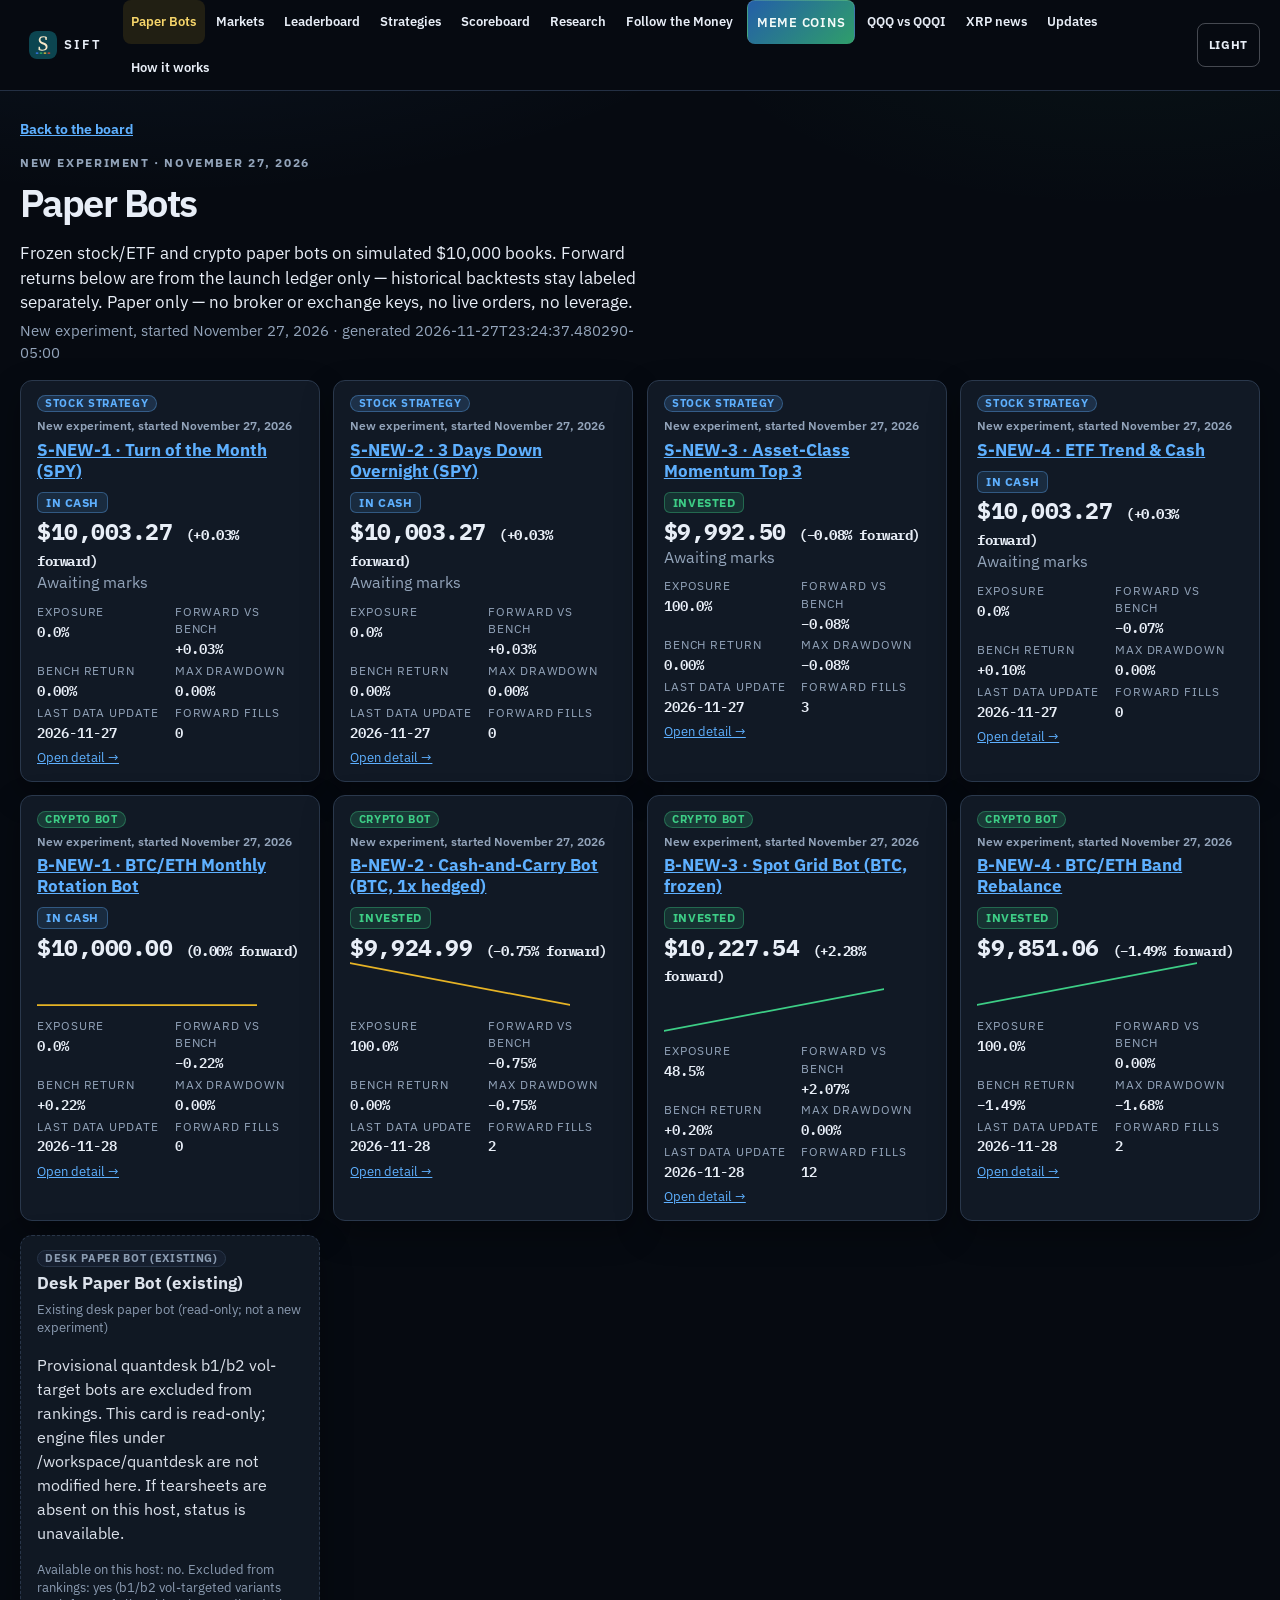
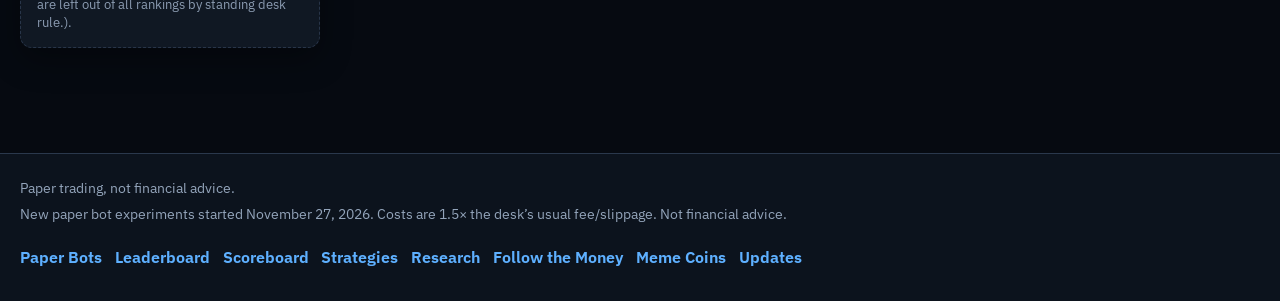
<file: bots.html>
<!DOCTYPE html>
<html lang="en" data-theme="dark">
<head>
  <script>(function(){try{var t=localStorage.getItem("sift.theme");if(t==="light"||t==="dark")document.documentElement.setAttribute("data-theme",t);}catch(e){}})();</script>
  <meta charset="utf-8">
  <meta name="viewport" content="width=device-width, initial-scale=1">
  <meta http-equiv="Cache-Control" content="no-store">
  <title>Paper Bots · SIFT</title>
  <meta name="description" content="Paper-only stock and crypto bot experiments. Simulated $10,000. Not financial advice.">
  <meta name="theme-color" content="#0a1018">
  <link rel="icon" href="favicon.svg" type="image/svg+xml">
  <link rel="stylesheet" href="styles.css?v=202611280400">
</head>
<body id="top">
  <a class="skip-link" href="#main">Skip to content</a>
  <header class="mast">
    <nav class="site-nav" aria-label="Primary">
      <div class="nav-bar">
        <a class="nav-brand" href="index.html"><img src="favicon.svg" width="28" height="28" alt=""><span>SIFT</span></a>
        <div class="nav-panel" id="site-menu">
          <a href="bots.html" aria-current="page">Paper Bots</a>
          <a href="index.html#markets">Markets</a>
          <a href="index.html#leaderboard">Leaderboard</a>
          <a href="index.html#board">Strategies</a>
          <a href="scoreboard.html">Scoreboard</a>
          <a href="research.html">Research</a>
          <a href="follow_money.html">Follow the Money</a>
          <a class="nav-cta" href="memescan.html">Meme Coins</a>
          <a href="qqqi.html">QQQ vs QQQI</a>
          <a href="news.html">XRP news</a>
          <a href="updates.html">Updates</a>
          <a href="index.html#method">How it works</a>
          <a href="videos.html" data-videos-nav hidden>Videos</a>
        </div>
        <button type="button" class="nav-toggle" aria-expanded="false" aria-controls="site-menu"><span class="nav-toggle-bars" aria-hidden="true"></span>Menu</button>
      </div>
    </nav>
  </header>
  <main id="main" class="wrap">
    <p><a class="back" href="index.html#paper-bots">Back to the board</a></p>
    <p class="eyebrow">New experiment · November 27, 2026</p>
    <h1>Paper Bots</h1>
    <p class="lede">Frozen stock/ETF and crypto paper bots on simulated $10,000 books. Forward returns below are from the launch ledger only — historical backtests stay labeled separately. Paper only — no broker or exchange keys, no live orders, no leverage.</p>
    <p class="hero-note" id="bots-stamp">Loading…</p>
    <div class="bot-grid" id="bots-mount"><p class="meta">Loading paper bot files…</p></div>
  </main>
  <footer class="site-footer">
    <div class="footer-inner">
      <p class="footer-kicker">Paper trading, not financial advice.</p>
      <p>New paper bot experiments started November 27, 2026. Costs are 1.5× the desk’s usual fee/slippage. Not financial advice.</p>
      <nav class="footer-nav" aria-label="Footer">
        <a href="bots.html">Paper Bots</a>
        <a href="index.html#leaderboard">Leaderboard</a>
        <a href="scoreboard.html">Scoreboard</a>
        <a href="index.html#board">Strategies</a>
        <a href="research.html">Research</a>
        <a href="follow_money.html">Follow the Money</a>
        <a href="memescan.html">Meme Coins</a>
        <a href="updates.html">Updates</a>
      </nav>
    </div>
  </footer>
  <nav class="tabbar" aria-label="Mobile">
    <a href="index.html"><span>Home</span></a>
    <a href="bots.html" aria-current="page"><span>Paper Bots</span></a>
    <a href="scoreboard.html"><span>Score</span></a>
    <a href="memescan.html"><span>Memes</span></a>
    <a href="index.html#board"><span>More</span></a>
  </nav>
  <a class="to-top" href="#top" aria-label="Back to top">↑</a>
  <script src="site-config.js?v=202611280400"></script>
  <script src="new_experiments_data.js?v=202611280400"></script>
  <script src="bots.js?v=202611280400"></script>
  <script src="site-chrome.js?v=202611280400"></script>
</body>
</html>
</file>
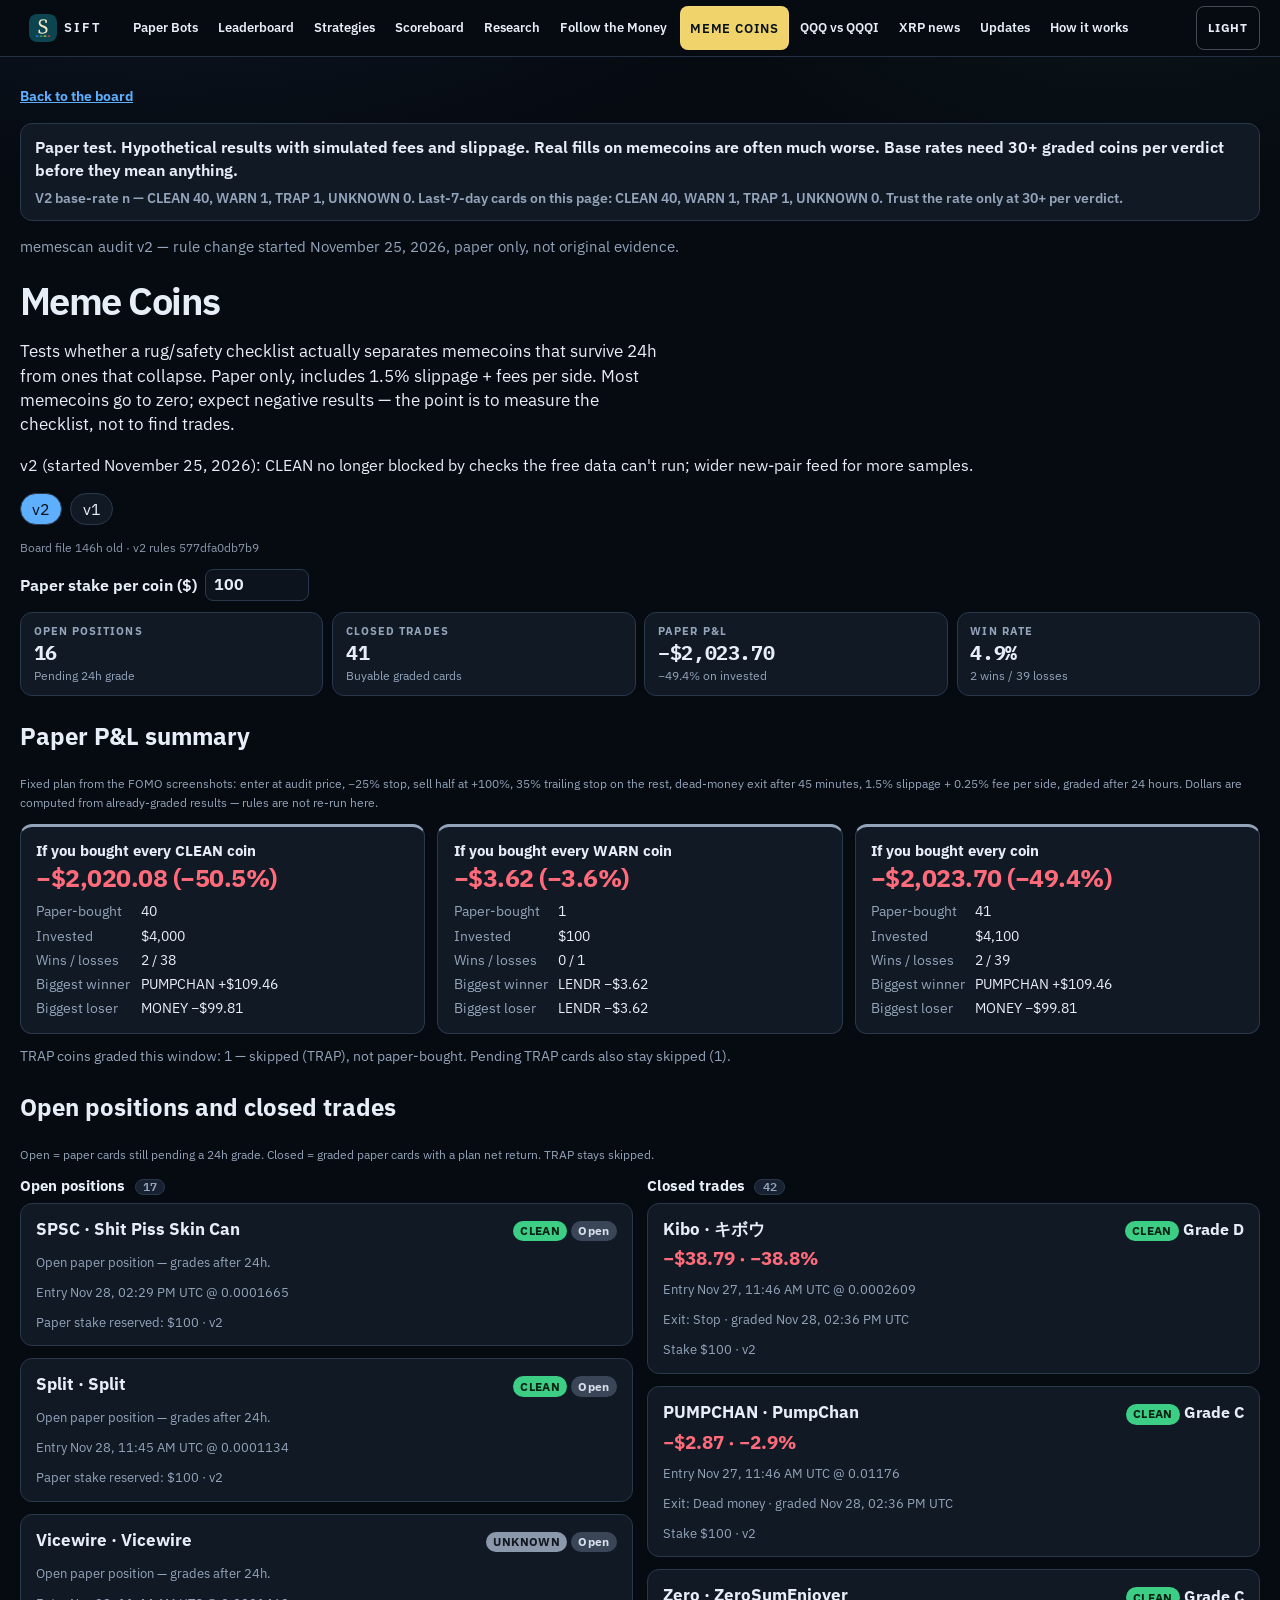
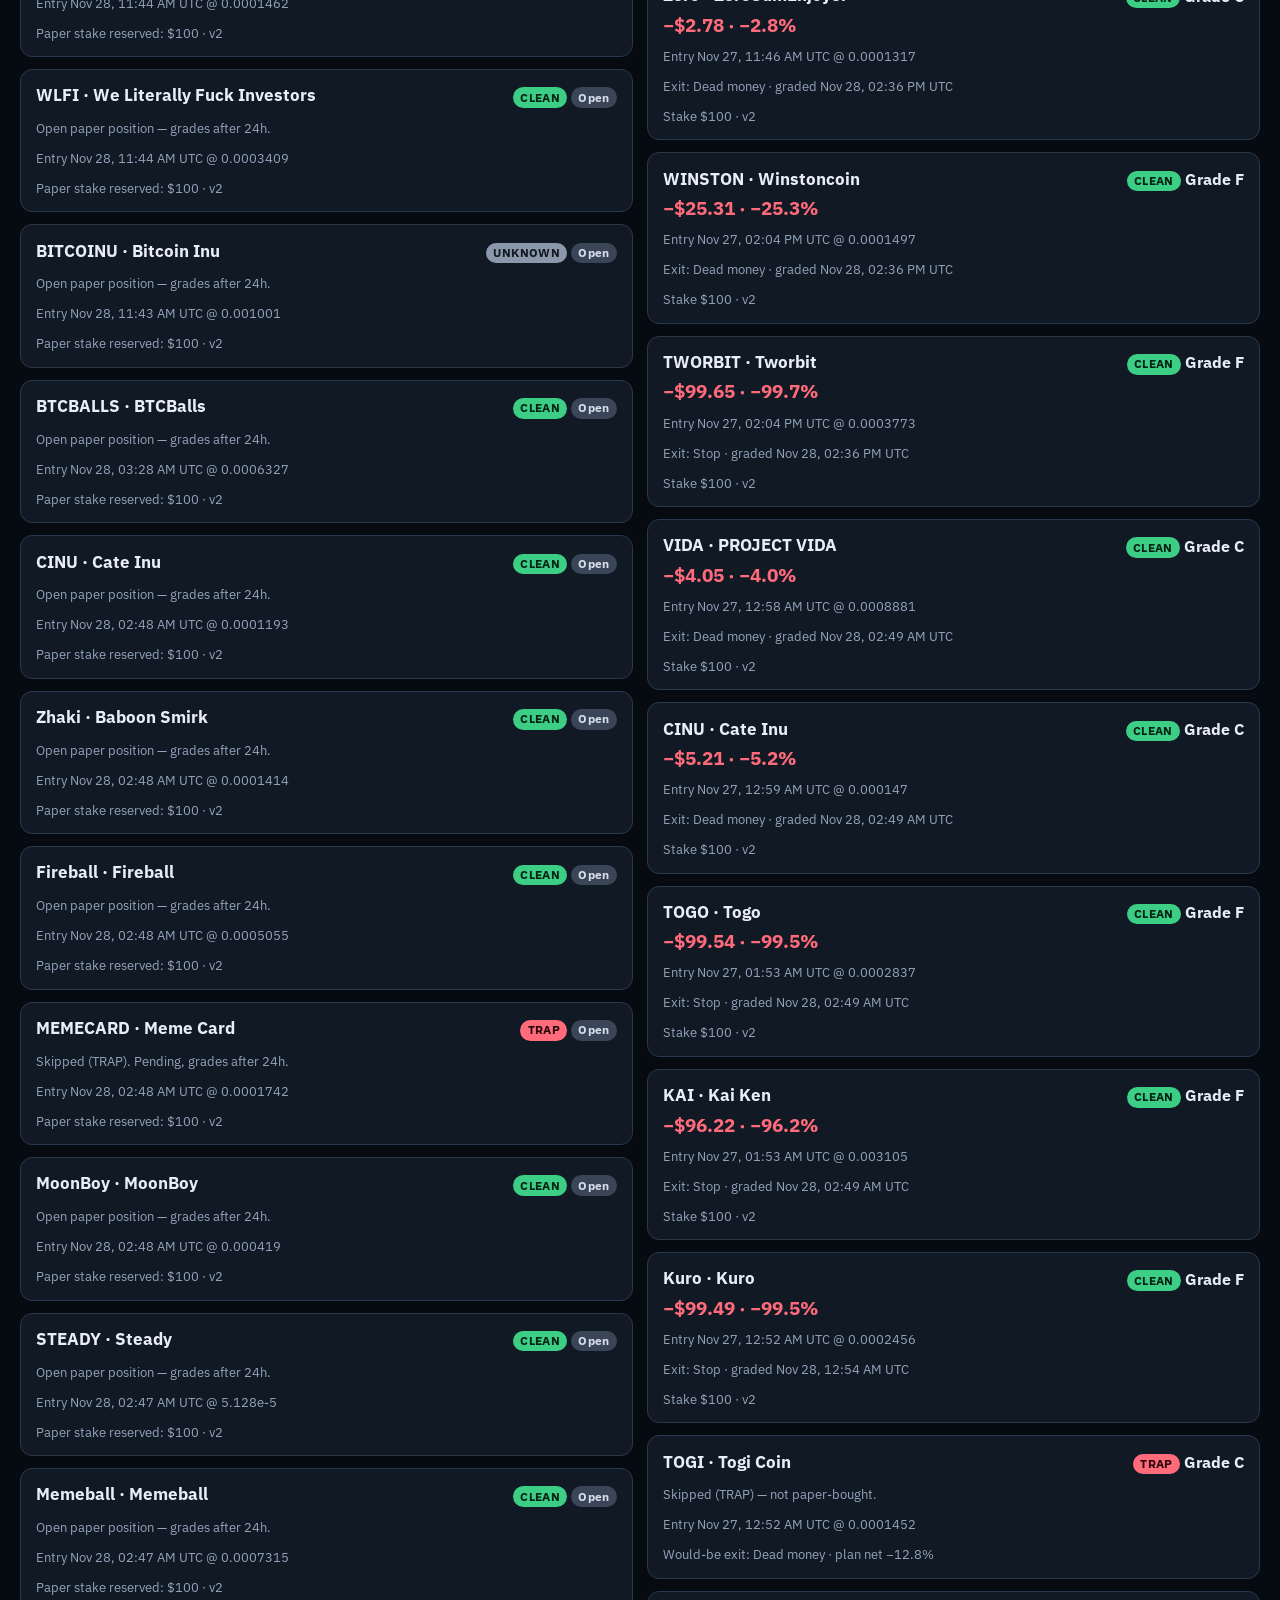
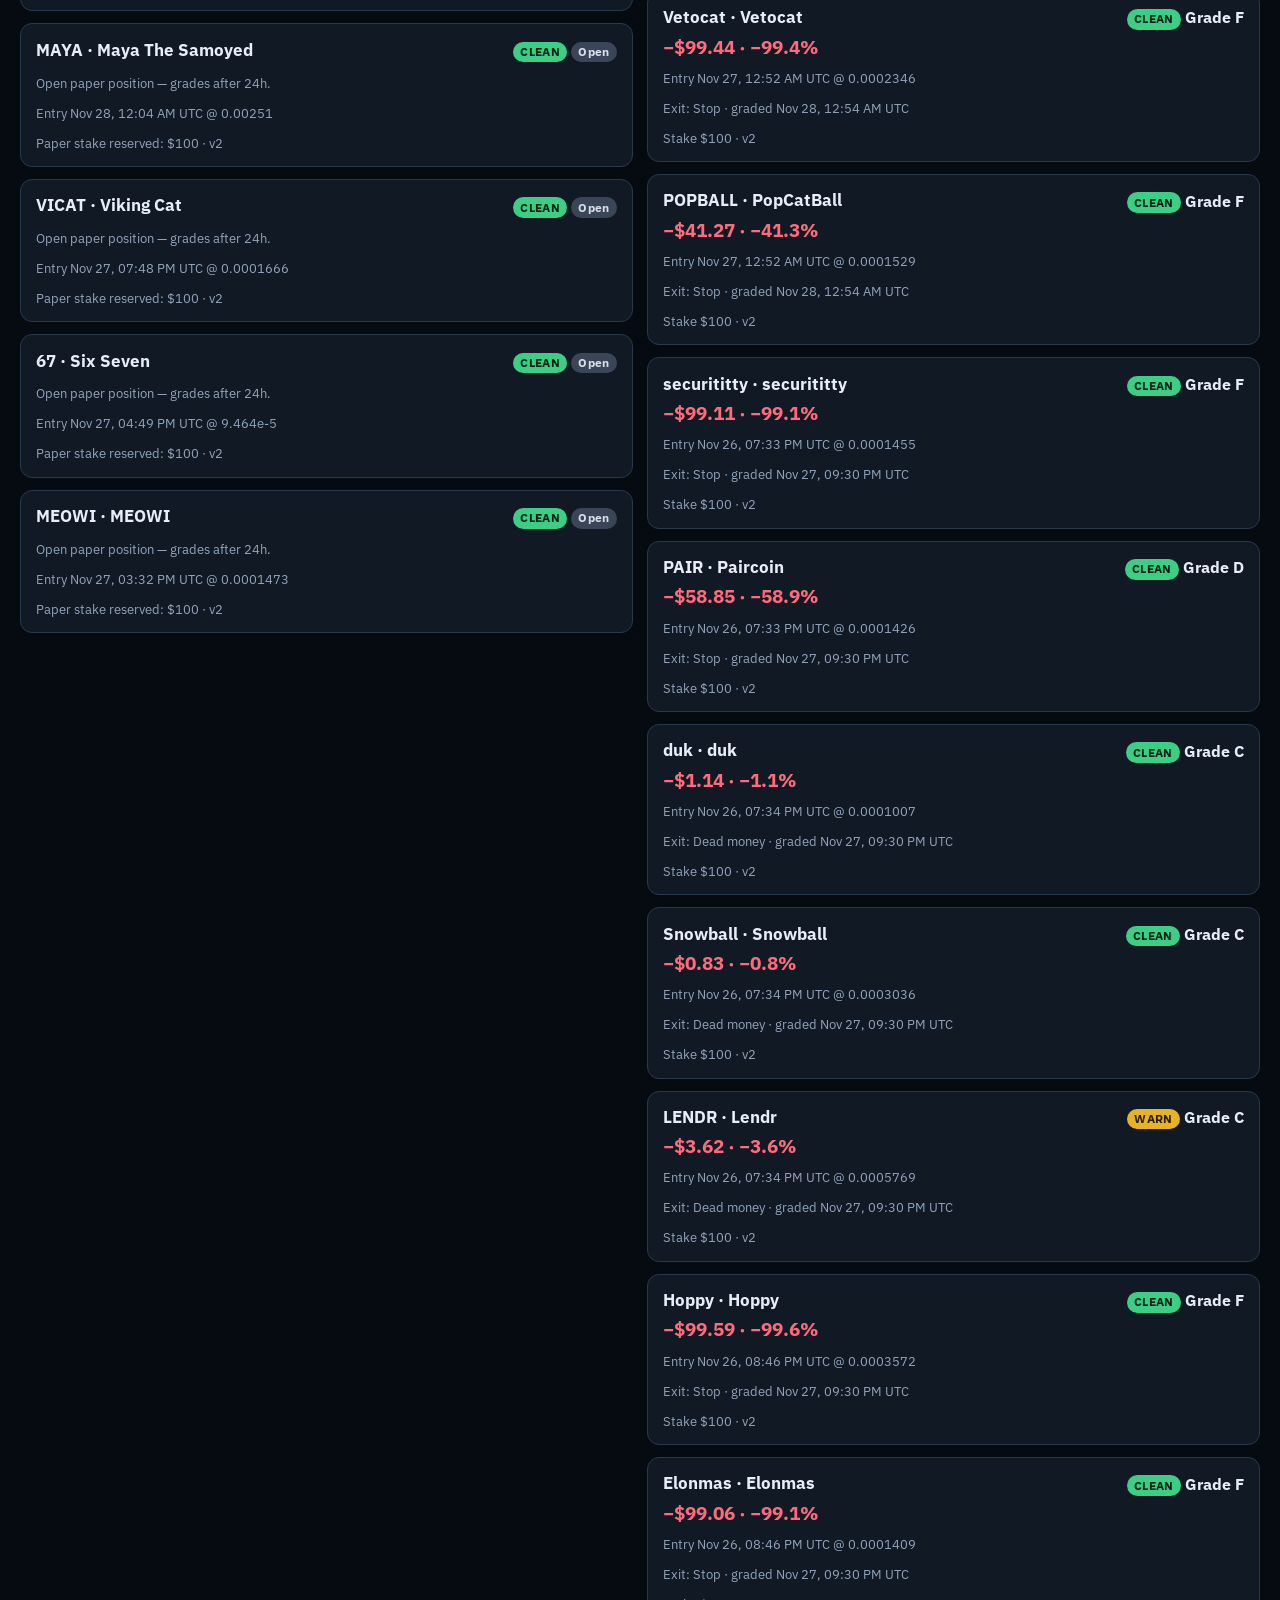
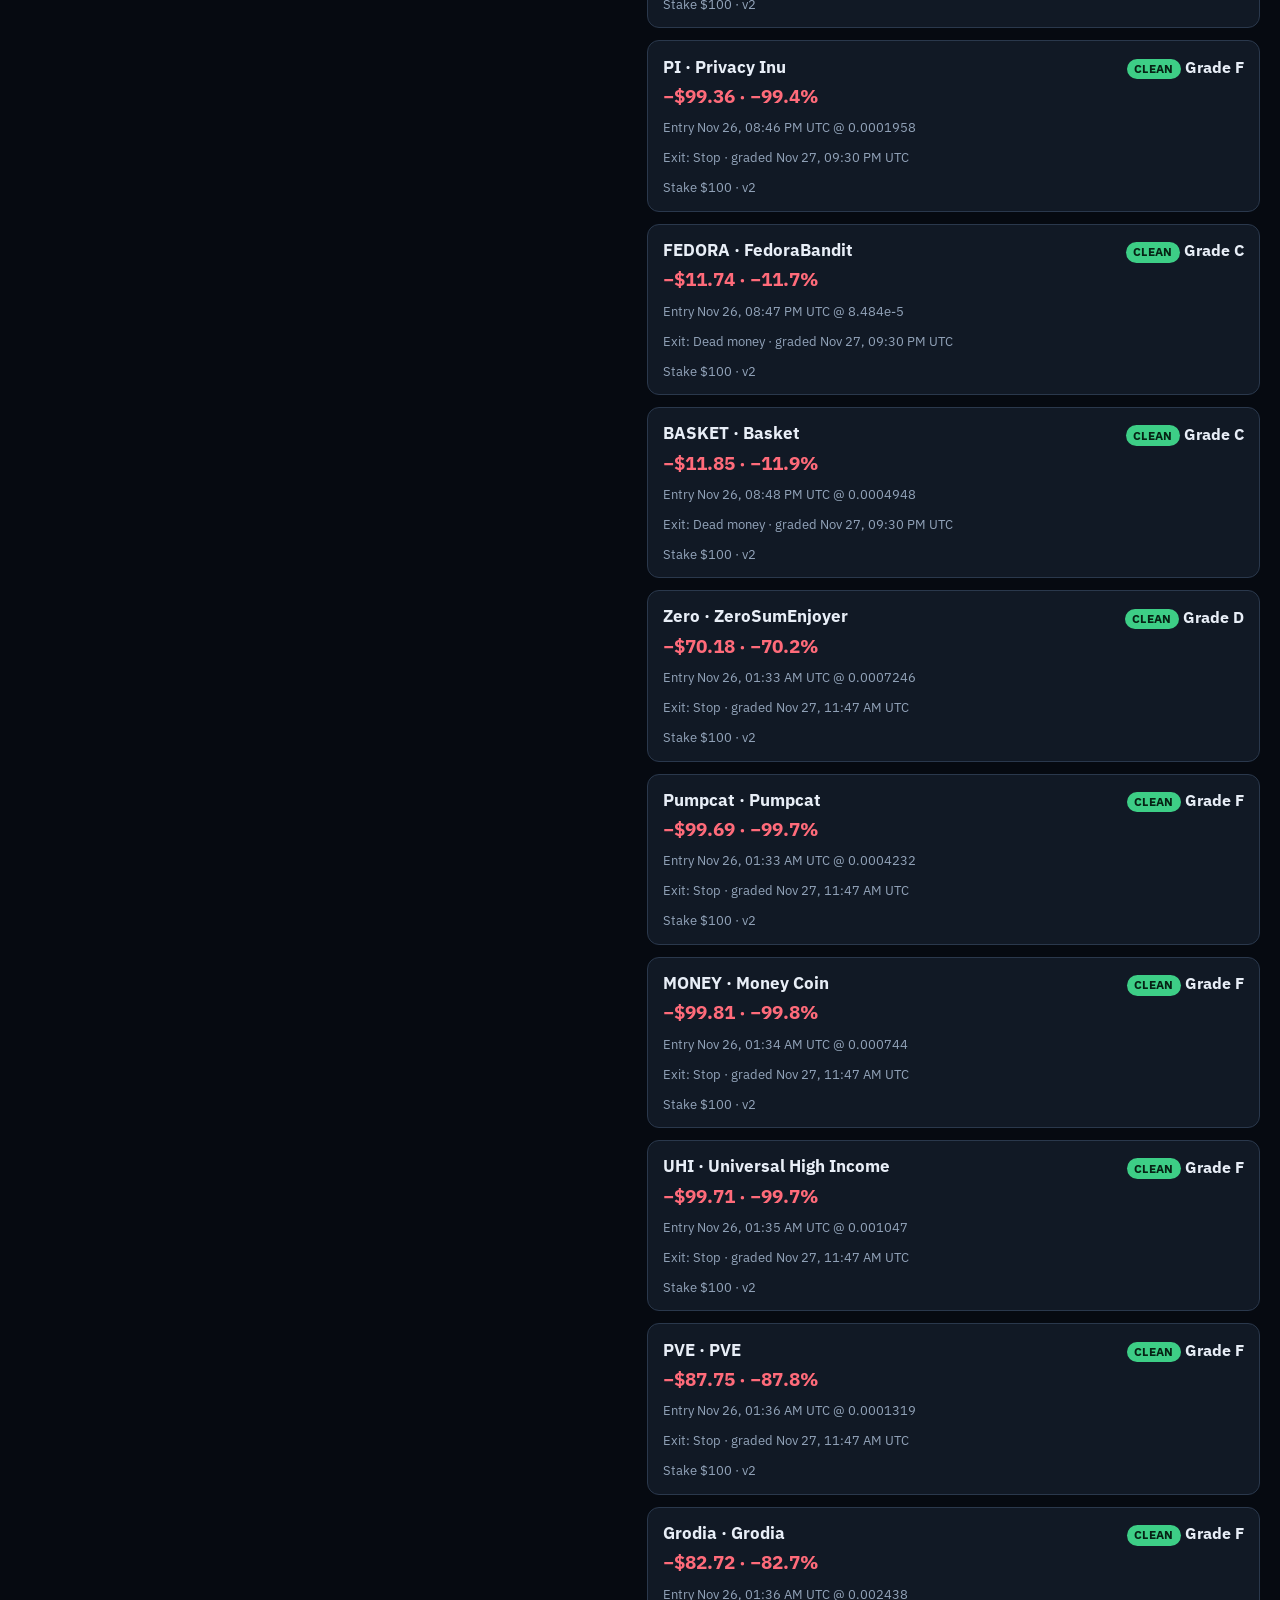
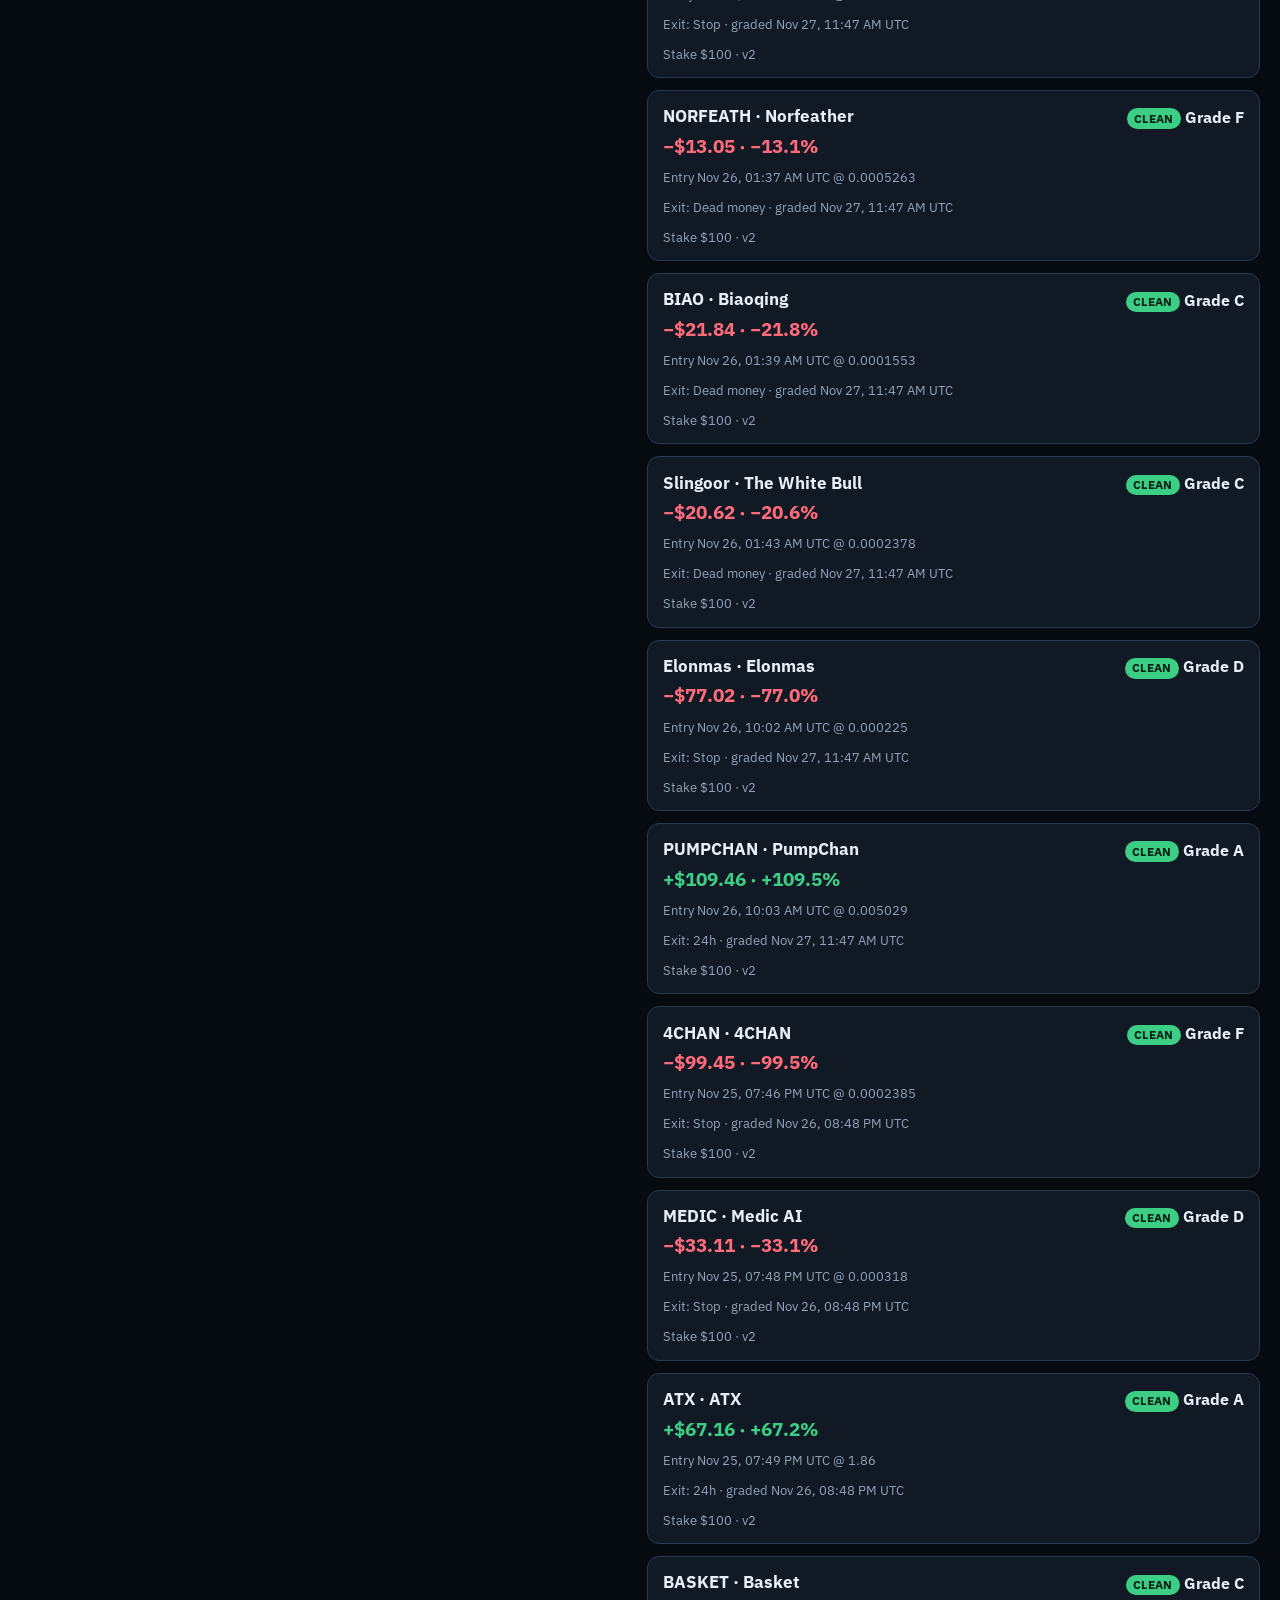
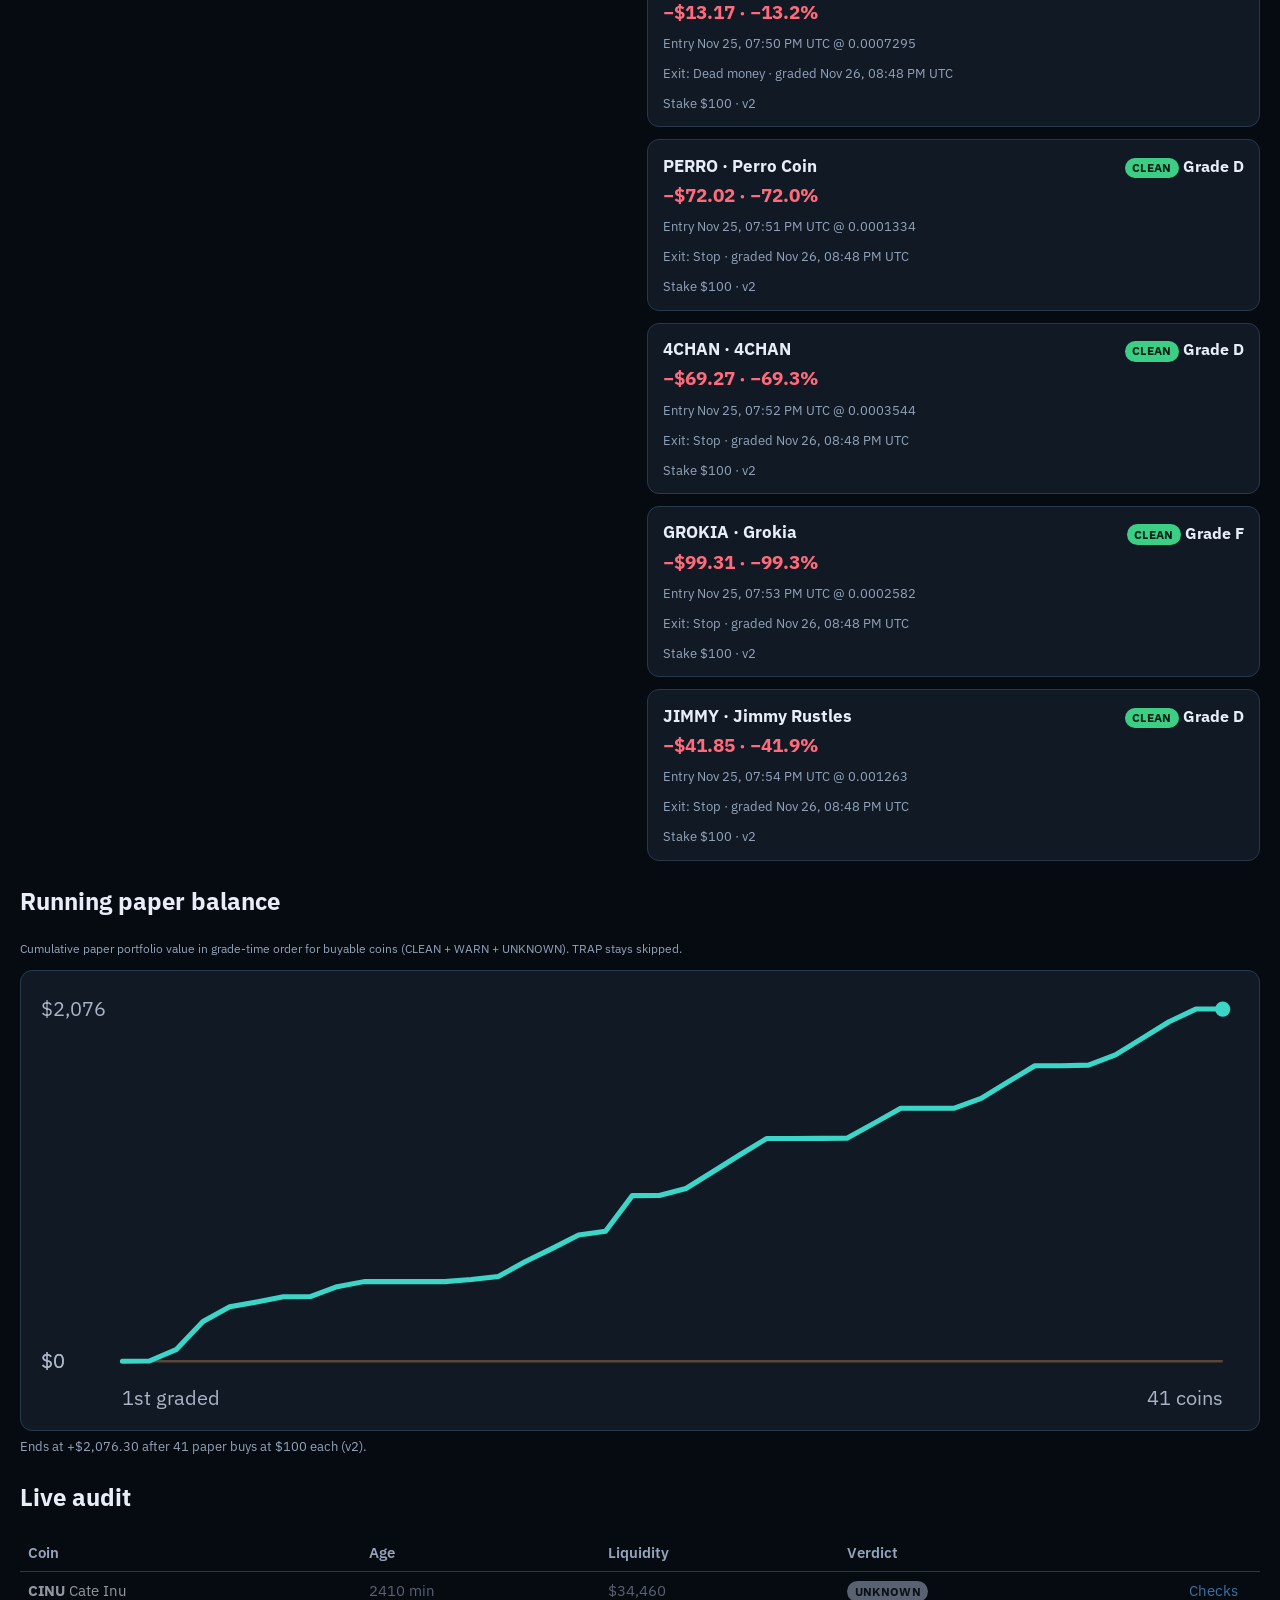
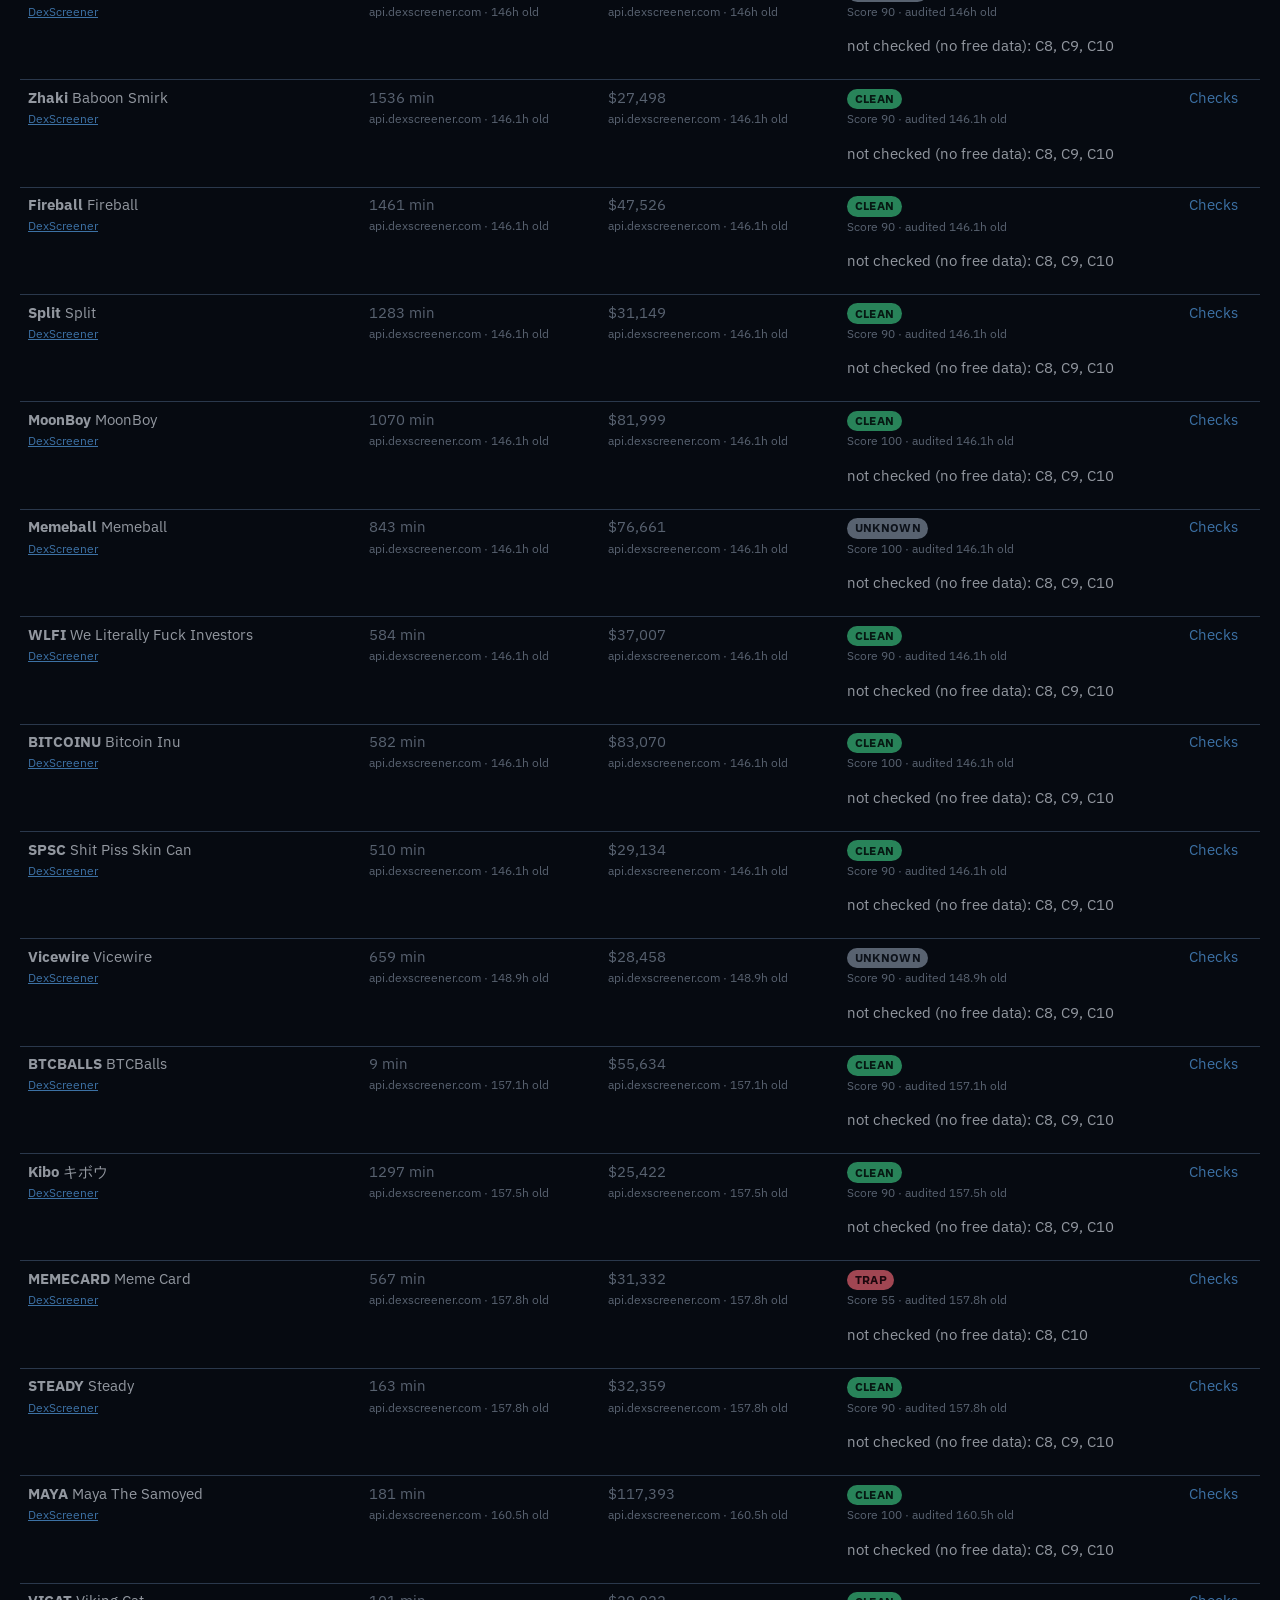
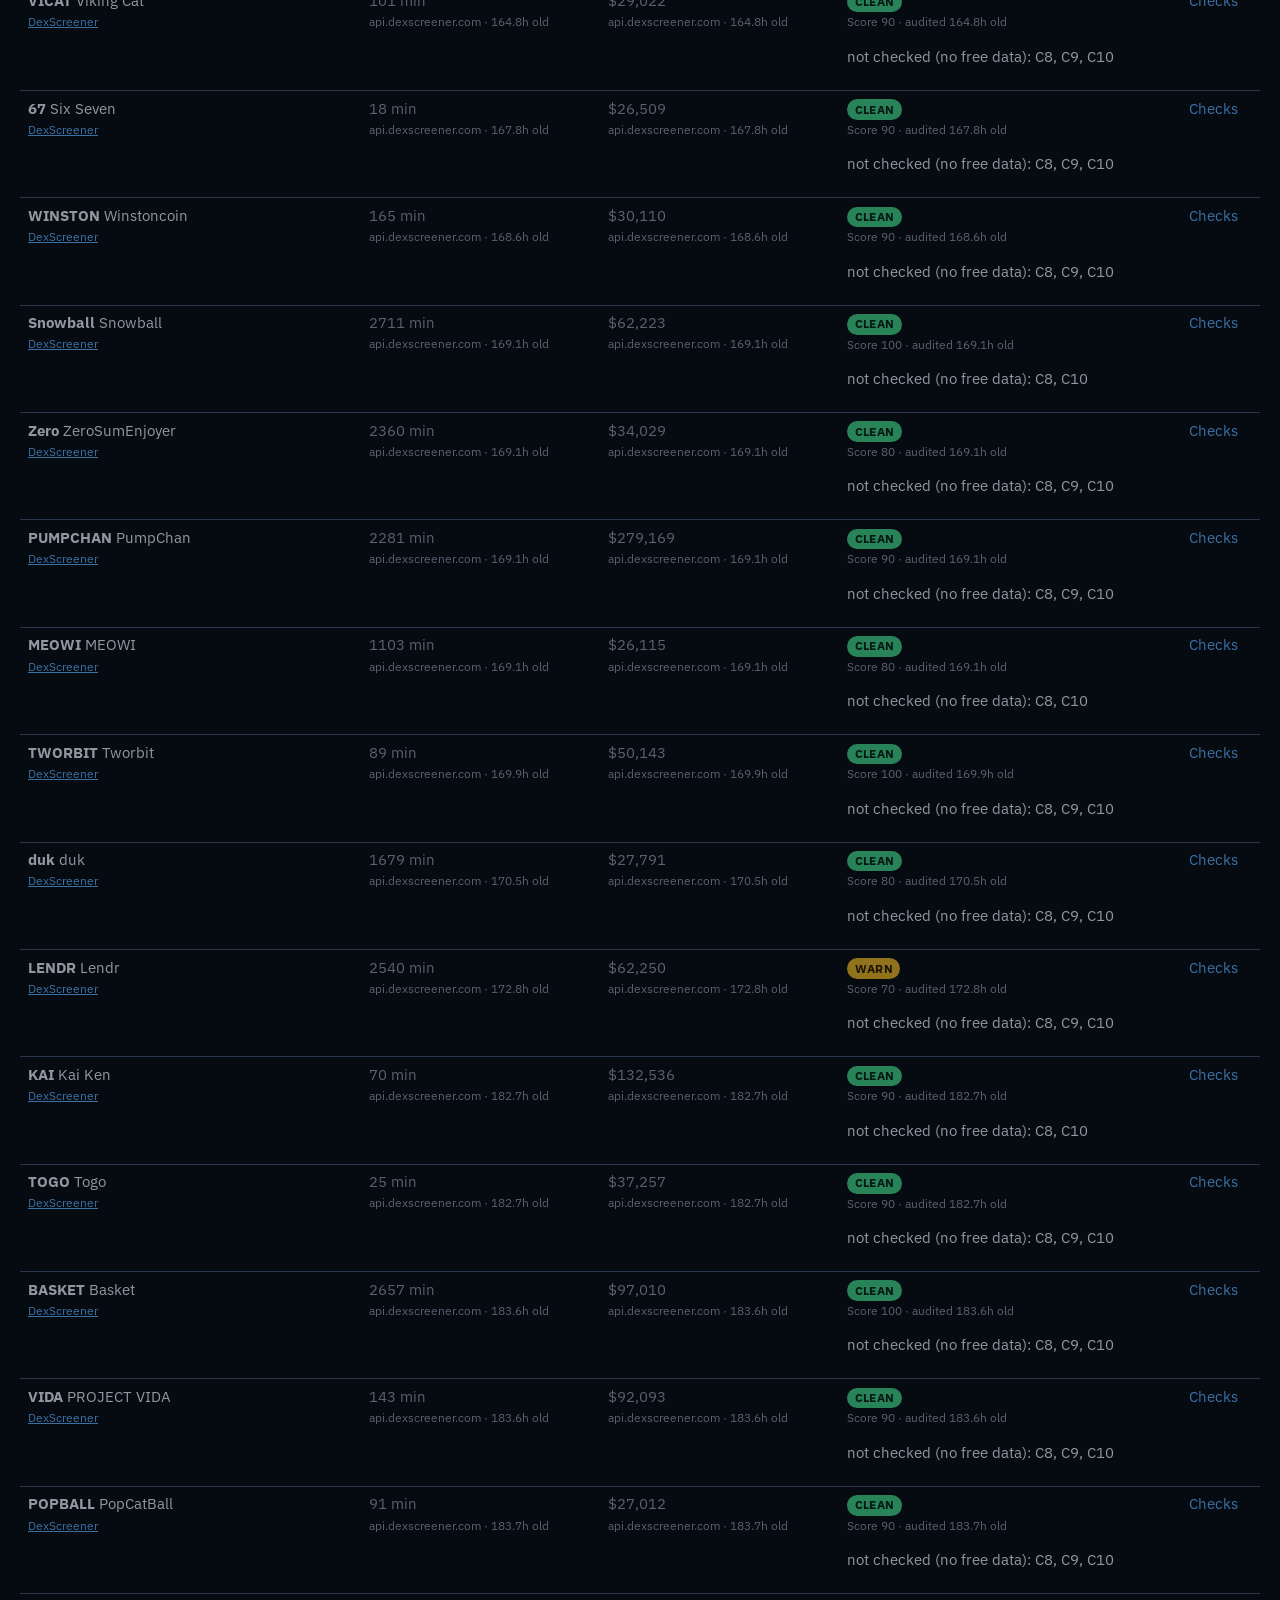
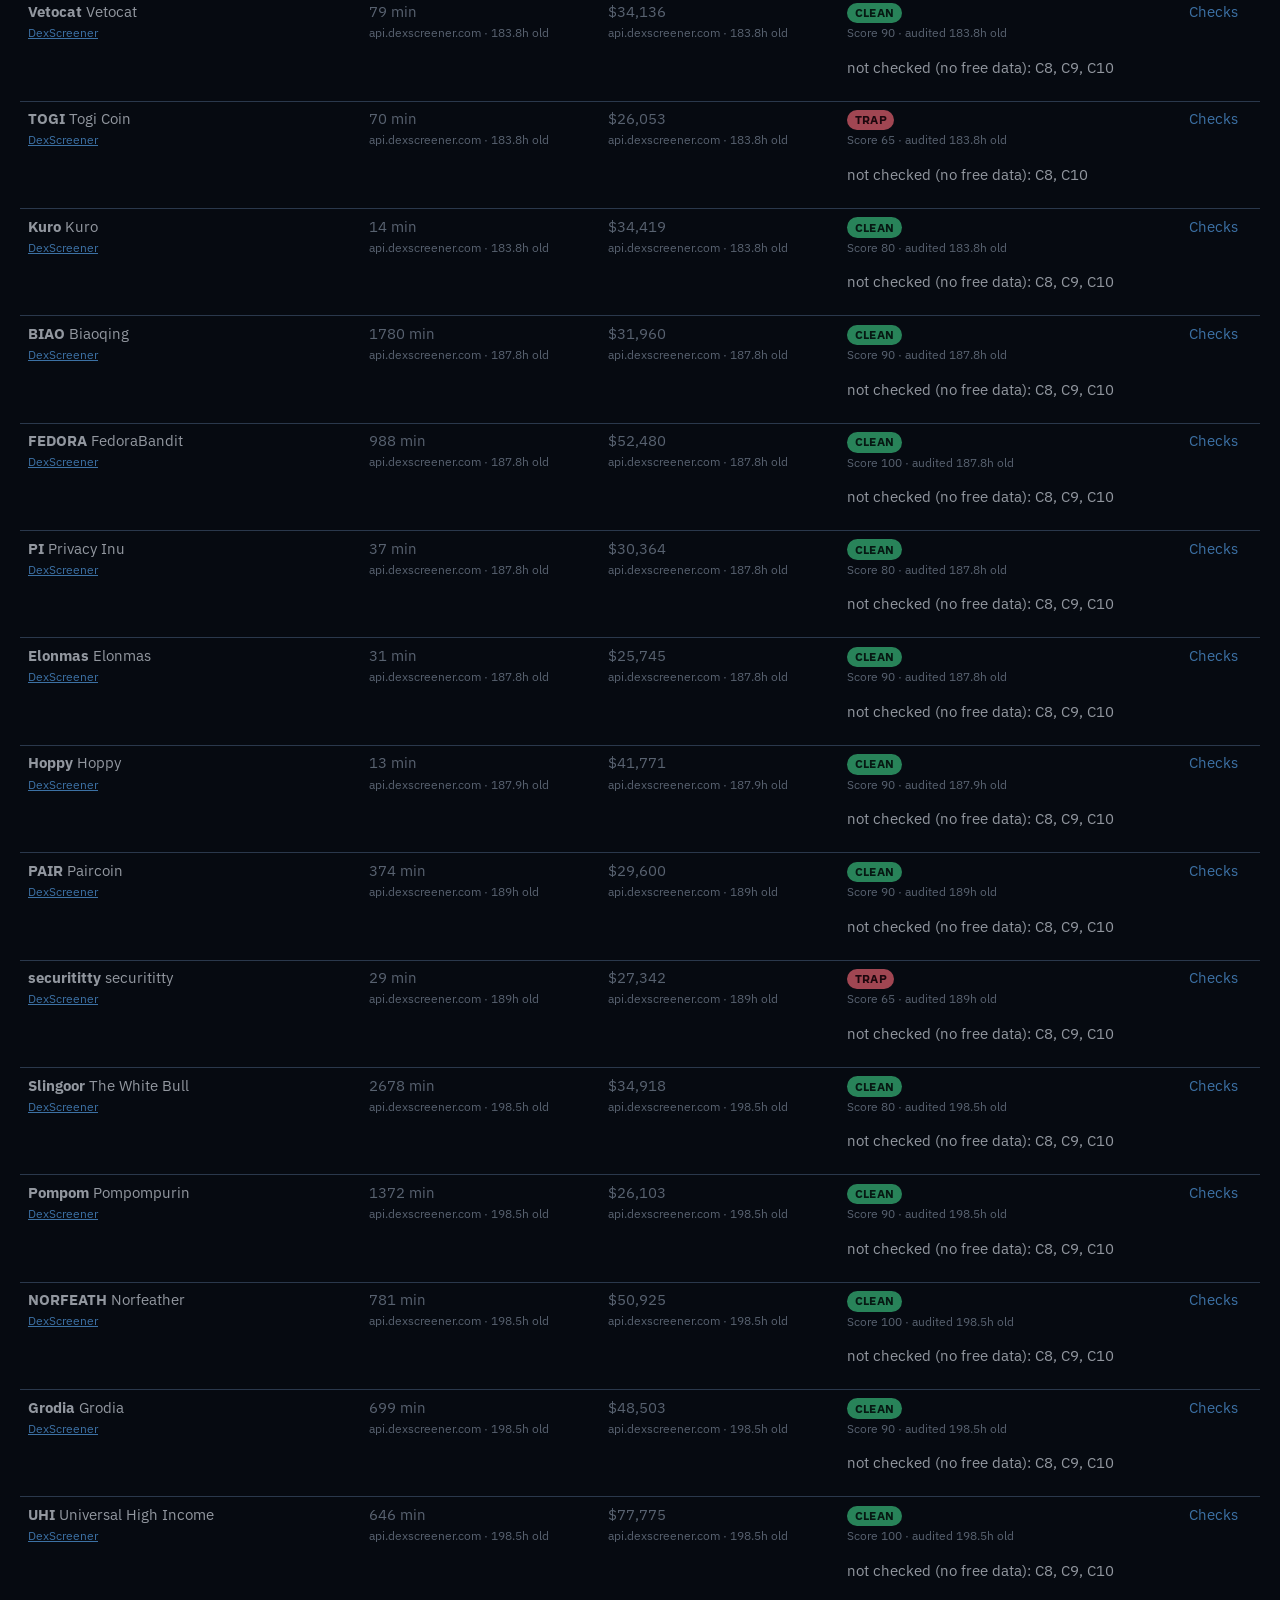
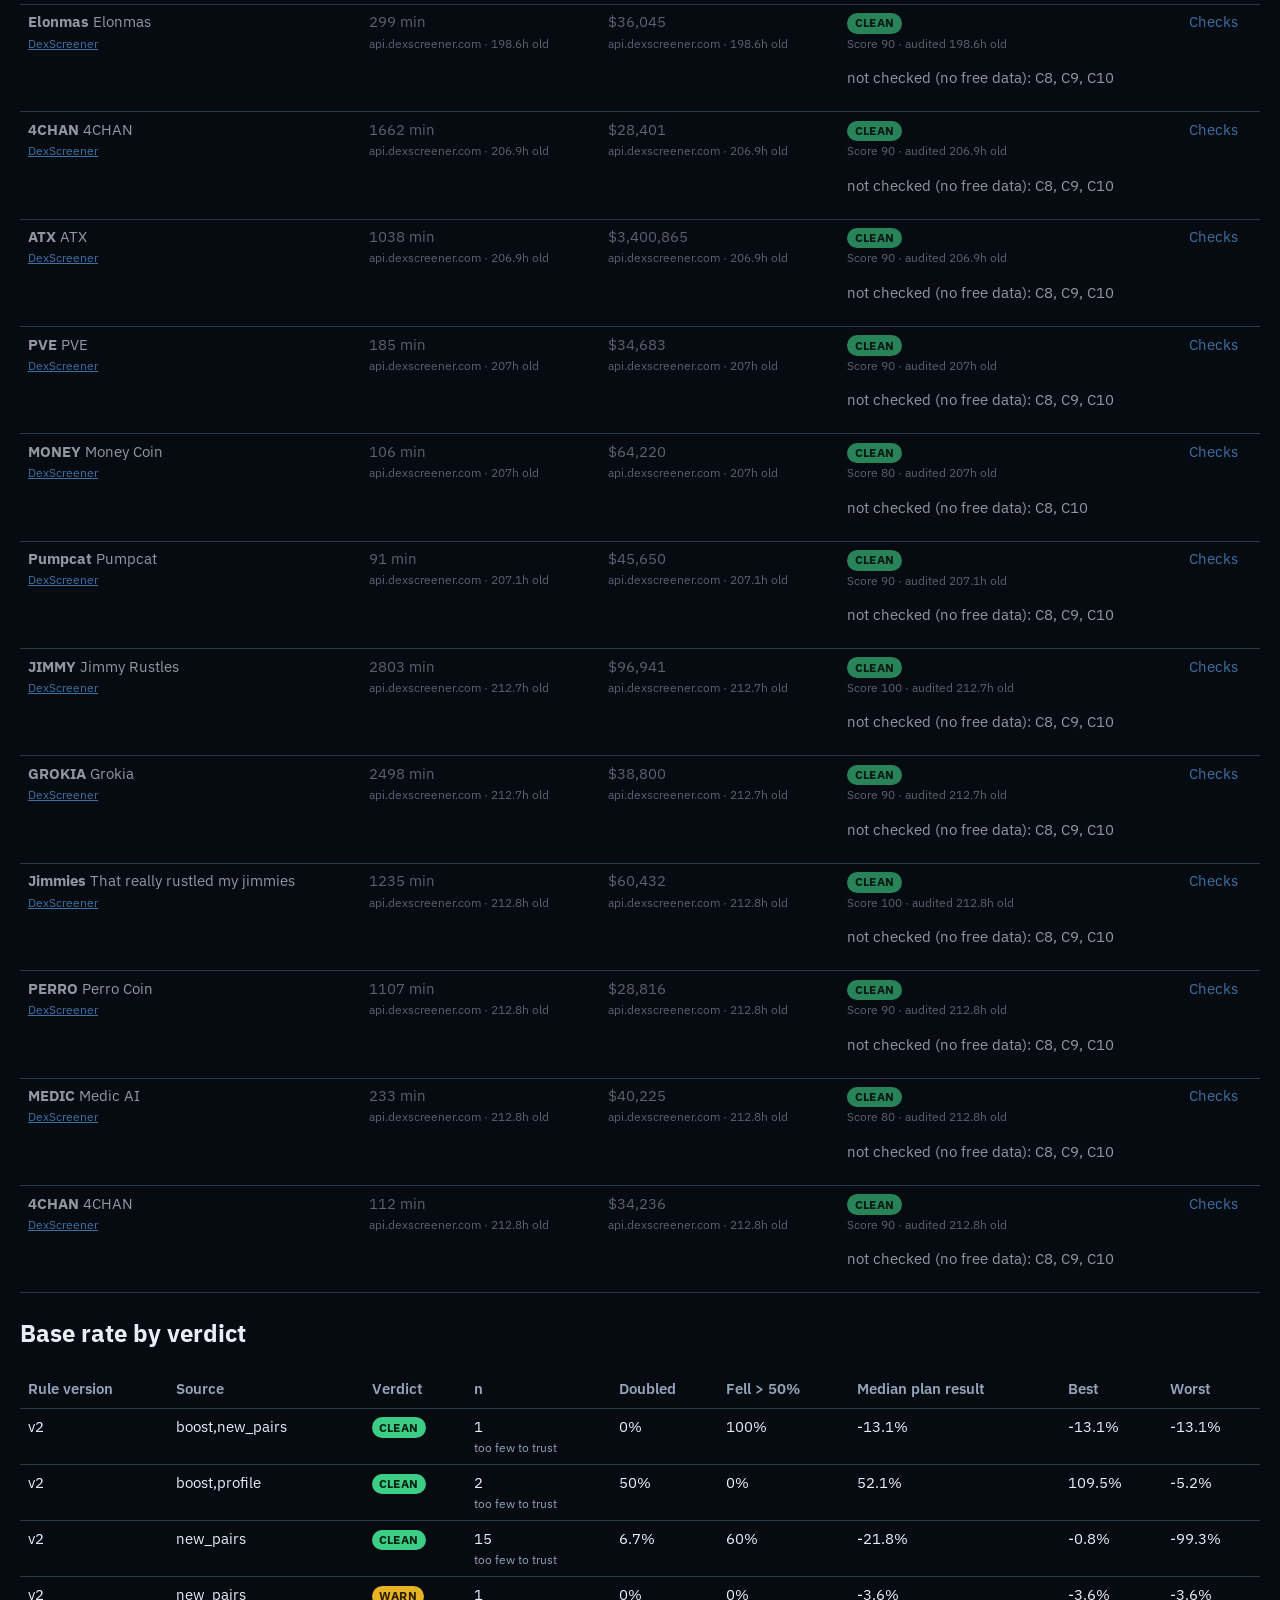
<file: memescan.html>
<!DOCTYPE html>
<html lang="en" data-theme="dark">
<head>
  <script>(function(){try{var t=localStorage.getItem("sift.theme");if(t==="light"||t==="dark")document.documentElement.setAttribute("data-theme",t);}catch(e){}})();</script>
  <meta charset="utf-8">
  <meta name="viewport" content="width=device-width, initial-scale=1">
  <meta http-equiv="Cache-Control" content="no-store">
  <title>Meme Coins · SIFT</title>
  <meta name="description" content="Paper-only meme coin trades: open positions, closed trades, P&L, and win rate from the memescan audit. Hypothetical results with simulated fees and slippage. Not financial advice. No wallet.">
  <meta name="theme-color" content="#0a1018">
  <link rel="icon" href="favicon.svg" type="image/svg+xml">
  <link rel="stylesheet" href="styles.css?v=202611280230">
  <style>
    .audit-banner { margin: 0.4rem 0 0.8rem; padding: 0.75rem 0.9rem; border: 1px solid var(--line); border-radius: var(--radius); background: var(--panel); font-weight: 650; line-height: 1.45; }
    .audit-banner .n-line { display: block; margin-top: 0.35rem; color: var(--muted); font-weight: 600; font-size: 0.9rem; }
    .experiment-label { color: var(--muted); font-size: 0.92rem; }
    .audit-section { margin: 1.4rem 0; }
    .version-toggle, .stake-row { display: flex; flex-wrap: wrap; gap: 0.5rem; align-items: center; margin: 0.6rem 0 0.2rem; }
    .version-toggle button { border: 1px solid var(--line); background: var(--panel); color: var(--cream); border-radius: 999px; padding: 0.2rem 0.7rem; cursor: pointer; font: inherit; }
    .version-toggle button[aria-pressed="true"] { background: var(--teal); color: #071018; }
    .stake-row label { font-weight: 650; }
    .stake-row input {
      width: 6.5rem; padding: 0.35rem 0.5rem; border-radius: 8px; border: 1px solid var(--line);
      background: var(--bg-elev); color: var(--cream); font: 650 1rem/1.2 var(--sans); font-variant-numeric: tabular-nums;
    }
    .summary-grid { display: grid; gap: 0.75rem; grid-template-columns: 1fr; }
    @media (min-width: 720px) { .summary-grid { grid-template-columns: repeat(3, minmax(0, 1fr)); } }
    .summary-card {
      border: 1px solid var(--line); border-radius: var(--radius); padding: 0.85rem 0.95rem; background: var(--panel);
      border-top: 3px solid var(--muted);
    }
    .summary-card h3 { margin: 0 0 0.35rem; font: 700 0.95rem/1.25 var(--sans); }
    .summary-card .pnl { font: 700 1.55rem/1.1 var(--sans); font-variant-numeric: tabular-nums; letter-spacing: -0.02em; }
    .summary-card .pnl.up { color: var(--green); }
    .summary-card .pnl.down { color: var(--red); }
    .summary-card .pnl.flat { color: var(--yellow); }
    .summary-card dl { margin: 0.55rem 0 0; display: grid; grid-template-columns: auto 1fr; gap: 0.2rem 0.65rem; font-size: 0.88rem; }
    .summary-card dt { color: var(--muted); }
    .summary-card dd { margin: 0; font-variant-numeric: tabular-nums; }
    .trap-note { margin: 0.7rem 0 0; color: var(--muted); font-size: 0.9rem; }
    .chart-wrap {
      border: 1px solid var(--line); border-radius: var(--radius); background: var(--panel);
      padding: 0.7rem 0.6rem 0.5rem; overflow: hidden;
    }
    .chart-wrap svg { display: block; width: 100%; height: auto; }
    .chart-caption { margin: 0.35rem 0 0; color: var(--muted); font-size: 0.82rem; }
    .card-grid { display: grid; gap: 0.75rem; }
    .paper-card {
      border: 1px solid var(--line); border-radius: var(--radius); padding: 0.85rem 0.95rem; background: var(--panel);
      display: grid; gap: 0.3rem;
    }
    .paper-card .row-top { display: flex; flex-wrap: wrap; gap: 0.4rem; align-items: center; justify-content: space-between; }
    .paper-card h3 { margin: 0; font: 700 1.05rem/1.25 var(--sans); }
    .paper-card .meta { color: var(--muted); font-size: 0.84rem; }
    .paper-card .money { font: 700 1.2rem/1.2 var(--sans); font-variant-numeric: tabular-nums; }
    .paper-card .money.up { color: var(--green); }
    .paper-card .money.down { color: var(--red); }
    .paper-card .money.flat { color: var(--yellow); }
    .badge { display: inline-block; padding: 0.08rem 0.45rem; border-radius: 999px; font-size: 0.75rem; font-weight: 700; letter-spacing: 0.03em; }
    .badge-CLEAN { background: var(--green); color: #062214; }
    .badge-WARN { background: var(--yellow); color: #2a1d00; }
    .badge-TRAP { background: var(--red); color: #2a060c; }
    .badge-UNKNOWN { background: #8b98ab; color: #121820; }
    .badge-PENDING { background: #3a4658; color: #d7deea; }
    .badge-SKIP { background: #3a4658; color: #d7deea; }
    .grade-pill { display: inline-block; min-width: 1.6rem; text-align: center; font-weight: 800; }
    .src { display: block; color: var(--muted); font-size: 0.78rem; }
    .stale { color: #8b98ab; }
    .scroll { overflow-x: auto; }
    table.audit { width: 100%; border-collapse: collapse; font-size: 0.92rem; }
    table.audit th, table.audit td { text-align: left; padding: 0.45rem 0.5rem; border-bottom: 1px solid var(--line); vertical-align: top; max-width: 280px; }
    table.audit th { color: var(--muted); font-weight: 600; }
    button.check-toggle { background: transparent; border: 0; color: var(--teal); padding: 0; cursor: pointer; font: inherit; }
    .check-list { margin: 0.2rem 0 0.6rem; padding: 0; list-style: none; }
    .check-list li { padding: 0.35rem 0; border-bottom: 1px solid var(--line); }
  </style>
</head>
<body id="top">
  <a class="skip-link" href="#main">Skip to content</a>
  <header class="mast">
    <nav class="site-nav" aria-label="Primary">
      <div class="nav-bar">
        <a class="nav-brand" href="index.html"><img src="favicon.svg" width="28" height="28" alt=""><span>SIFT</span></a>
        <div class="nav-panel" id="site-menu">
          <a href="bots.html">Paper Bots</a>
          <a href="index.html#leaderboard">Leaderboard</a>
          <a href="index.html#board">Strategies</a>
          <a href="scoreboard.html">Scoreboard</a>
          <a href="research.html">Research</a>
          <a href="follow_money.html">Follow the Money</a>
          <a class="nav-cta" href="memescan.html" aria-current="page">Meme Coins</a>
          <a href="qqqi.html">QQQ vs QQQI</a>
          <a href="news.html">XRP news</a>
          <a href="updates.html">Updates</a>
          <a href="index.html#method">How it works</a>
          <a href="videos.html" data-videos-nav hidden>Videos</a>
        </div>
        <button type="button" class="nav-toggle" aria-expanded="false" aria-controls="site-menu"><span class="nav-toggle-bars" aria-hidden="true"></span>Menu</button>
      </div>
    </nav>
  </header>
  <main id="main" class="wrap">
    <p><a class="back" href="index.html">Back to the board</a></p>
    <p class="audit-banner" id="banner">
      Paper test. Hypothetical results with simulated fees and slippage. Real fills on memecoins are often much worse. Base rates need 30+ graded coins per verdict before they mean anything.
      <span class="n-line" id="n-by-verdict">Loading graded counts…</span>
    </p>
    <p class="experiment-label" id="label">memescan audit v2 — rule change started November 25, 2026, paper only, not original evidence.</p>
    <h1>Meme Coins</h1>
    <p class="lede" id="why">Paper trades from the memescan audit: open positions still waiting on a 24h grade, closed trades with P&amp;L, and win rate. Includes 1.5% slippage + fees per side. Most memecoins go to zero — the point is to measure the checklist, not to find trades.</p>
    <p id="why-v2">v2 (started November 25, 2026): CLEAN no longer blocked by checks the free data can't run; wider new-pair feed for more samples.</p>

    <div class="version-toggle" role="group" aria-label="Rule version">
      <button type="button" id="show-v2" aria-pressed="true">v2</button>
      <button type="button" id="show-v1" aria-pressed="false">v1</button>
    </div>
    <p class="src" id="board-age"></p>

    <div class="stake-row">
      <label for="stake">Paper stake per coin ($)</label>
      <input id="stake" type="number" min="1" step="1" value="100" inputmode="decimal">
    </div>

    <div class="stat-strip" id="headline-stats" aria-live="polite"></div>

    <section class="audit-section" id="paper-summary">
      <h2>Paper P&amp;L summary</h2>
      <p class="src">Fixed plan from the FOMO screenshots: enter at audit price, −25% stop, sell half at +100%, 35% trailing stop on the rest, dead-money exit after 45 minutes, 1.5% slippage + 0.25% fee per side, graded after 24 hours. Dollars are computed from already-graded results — rules are not re-run here.</p>
      <div class="summary-grid" id="summary-mount"></div>
      <p class="trap-note" id="trap-note"></p>
    </section>

    <section class="audit-section" id="open-closed">
      <h2>Open positions and closed trades</h2>
      <p class="src">Open = paper cards still pending a 24h grade. Closed = graded paper cards with a plan net return. TRAP stays skipped.</p>
      <div class="pos-split">
        <div class="pos-col">
          <h3>Open positions <span class="count-pill" id="open-count">0</span></h3>
          <div class="card-grid" id="open-mount"></div>
        </div>
        <div class="pos-col">
          <h3>Closed trades <span class="count-pill" id="closed-count">0</span></h3>
          <div class="card-grid" id="closed-mount"></div>
        </div>
      </div>
    </section>

    <section class="audit-section" id="paper-chart">
      <h2>Running paper balance</h2>
      <p class="src">Cumulative paper portfolio value in grade-time order for buyable coins (CLEAN + WARN + UNKNOWN). TRAP stays skipped.</p>
      <div class="chart-wrap" id="chart-mount"></div>
      <p class="chart-caption" id="chart-caption"></p>
    </section>

    <section class="audit-section" id="paper-cards" hidden>
      <h2>Per-coin paper cards</h2>
      <div class="card-grid" id="coin-mount"></div>
    </section>

    <section class="audit-section" id="live" data-fold-title="Live audit" data-fold-sum="Latest checklist verdicts." data-fold-group="memescan" data-fold-id="memescan-live">
      <h2>Live audit</h2>
      <div class="scroll" id="live-mount"><p>Loading the paper audit file…</p></div>
    </section>

    <section class="audit-section" id="rates" data-fold-title="Base rate by verdict" data-fold-sum="Need 30+ graded coins per verdict." data-fold-group="memescan" data-fold-id="memescan-rates">
      <h2>Base rate by verdict</h2>
      <div class="scroll" id="rates-mount"></div>
    </section>
  </main>
  <footer class="site-footer">
    <div class="footer-inner">
      <p class="footer-kicker">Paper only. Not financial advice. No trading, no wallet.</p>
      <p id="footer-label">memescan audit v2 — rule change started November 25, 2026, paper only, not original evidence. v1 records stay on the v1 view.</p>
      <nav class="footer-nav" aria-label="Footer">
        <a href="index.html#leaderboard">Leaderboard</a>
        <a href="index.html#board">Strategies</a>
        <a href="scoreboard.html">Scoreboard</a>
        <a href="bots.html">Paper Bots</a>
        <a href="research.html">Research</a>
        <a href="follow_money.html">Follow the Money</a>
        <a href="memescan.html">Meme Coins</a>
        <a href="qqqi.html">QQQ vs QQQI</a>
        <a href="news.html">XRP news</a>
        <a href="updates.html">Updates</a>
        <a href="index.html#method">How it works</a>
        <a href="videos.html" data-videos-nav hidden>Videos</a>
      </nav>
    </div>
  </footer>
  <nav class="tabbar" aria-label="Mobile">
    <a href="index.html"><span>Home</span></a>
    <a href="index.html#board"><span>Strategies</span></a>
    <a href="follow_money.html" aria-label="Follow the Money"><span>Money</span></a>
    <a href="memescan.html" aria-current="page"><span>Memes</span></a>
    <a href="news.html"><span>News</span></a>
    <a href="qqqi.html"><span>QQQI</span></a>
    <a href="updates.html"><span>Updates</span></a>
    <a href="videos.html" data-videos-nav hidden><span>Videos</span></a>
  </nav>
  <a class="to-top" href="#top" aria-label="Back to top">↑</a>
  <script src="site-config.js?v=202611280230"></script>
  <script src="site-chrome.js?v=202611280230"></script>
  <script>
    var STALE_MS = 60 * 60 * 1000;
    var DEFAULT_STAKE = 100;
    var currentVersion = "v2";
    var loadedBoard = null;
    var loadedCards = [];

    function ageMs(iso) {
      var t = Date.parse(iso || "");
      if (!isFinite(t)) return null;
      return Date.now() - t;
    }
    function ageText(iso) {
      var ms = ageMs(iso);
      if (ms == null) return "time missing";
      var min = Math.round(ms / 60000);
      if (Math.abs(min) < 1) return "just now";
      if (Math.abs(min) < 60) return Math.abs(min) + "m old";
      return (Math.round((ms / 3600000) * 10) / 10) + "h old";
    }
    function isStale(iso) {
      var ms = ageMs(iso);
      return ms != null && ms > STALE_MS;
    }
    function el(tag, className, text) {
      var node = document.createElement(tag);
      if (className) node.className = className;
      if (text != null) node.textContent = text;
      return node;
    }
    function formatValue(value) {
      if (value == null || value === "") return "—";
      if (typeof value === "number") {
        if (Math.abs(value) >= 1000) return value.toLocaleString("en-US", { maximumFractionDigits: 0 });
        return String(Math.round(value * 100) / 100);
      }
      if (typeof value === "string") return value;
      try { return JSON.stringify(value); } catch (err) { return String(value); }
    }
    function hostOf(source) {
      try { return new URL(source).host; } catch (err) { return source || ""; }
    }
    function sourceLine(source, fetched, compact) {
      var line = el("span", "src" + (isStale(fetched) ? " stale" : ""));
      var shown = source ? (compact ? hostOf(source) : source) : "";
      var bits = [];
      if (shown) bits.push(shown);
      bits.push(ageText(fetched));
      line.textContent = bits.join(" · ");
      if (source) line.title = source;
      return line;
    }
    function badge(verdict) {
      var name = verdict || "UNKNOWN";
      return el("span", "badge badge-" + name, name);
    }
    function moneyClass(n) {
      if (!isFinite(n) || Math.abs(n) < 1e-9) return "flat";
      return n > 0 ? "up" : "down";
    }
    function fmtMoney(n) {
      if (!isFinite(n)) return "—";
      var sign = n > 0 ? "+" : n < 0 ? "−" : "";
      return sign + "$" + Math.abs(n).toLocaleString("en-US", { minimumFractionDigits: 2, maximumFractionDigits: 2 });
    }
    function fmtPct(n) {
      if (!isFinite(n)) return "—";
      var sign = n > 0 ? "+" : n < 0 ? "−" : "";
      return sign + (Math.abs(n) * 100).toLocaleString("en-US", { minimumFractionDigits: 1, maximumFractionDigits: 1 }) + "%";
    }
    function fmtPrice(n) {
      if (n == null || !isFinite(n)) return "—";
      if (n === 0) return "0";
      if (n >= 1) return n.toLocaleString("en-US", { maximumFractionDigits: 4 });
      if (n >= 0.0001) return n.toLocaleString("en-US", { maximumFractionDigits: 8 });
      return n.toExponential(3);
    }
    function fmtTime(iso) {
      if (!iso) return "—";
      var d = new Date(iso);
      if (!isFinite(d.getTime())) return iso;
      return d.toLocaleString("en-US", { month: "short", day: "numeric", hour: "2-digit", minute: "2-digit", timeZoneName: "short" });
    }
    function exitLabel(reason) {
      var map = {
        stop: "Stop",
        stop_gap: "Stop",
        tp1: "Take-profit",
        trail: "Trail",
        trail_gap: "Trail",
        dead: "Dead money",
        horizon: "24h"
      };
      return map[reason] || (reason || "—");
    }
    function versionOf(row) { return row.rule_version || "v1"; }
    function isBuyable(row) {
      var v = row.verdict || "UNKNOWN";
      return v !== "TRAP";
    }
    function stakeValue() {
      var raw = parseFloat(document.getElementById("stake").value);
      if (!isFinite(raw) || raw <= 0) return DEFAULT_STAKE;
      return raw;
    }
    function gradedForVersion() {
      return (loadedBoard && loadedBoard.graded || []).filter(function (row) {
        return versionOf(row) === currentVersion;
      });
    }
    function ratesForVersion() {
      return (loadedBoard && loadedBoard.base_rates || []).filter(function (row) {
        return (row.rule_version || "v2") === currentVersion;
      });
    }
    function pendingForVersion() {
      var gradedKeys = {};
      gradedForVersion().forEach(function (row) {
        gradedKeys[(row.mint || "") + "|" + (row.t0 || "")] = true;
      });
      return (loadedCards || []).filter(function (card) {
        if (versionOf(card) !== currentVersion) return false;
        return !gradedKeys[(card.mint || "") + "|" + (card.t0 || "")];
      });
    }
    function summarize(rows, stake) {
      var bought = rows.filter(isBuyable);
      var dollars = bought.map(function (row) {
        var net = typeof row.net_return === "number" ? row.net_return : 0;
        return { row: row, pnl: stake * net, net: net };
      });
      var invested = stake * dollars.length;
      var totalPnl = dollars.reduce(function (sum, item) { return sum + item.pnl; }, 0);
      var wins = dollars.filter(function (item) { return item.pnl > 0; }).length;
      var losses = dollars.filter(function (item) { return item.pnl <= 0; }).length;
      var best = null, worst = null;
      dollars.forEach(function (item) {
        if (!best || item.pnl > best.pnl) best = item;
        if (!worst || item.pnl < worst.pnl) worst = item;
      });
      return {
        count: dollars.length,
        invested: invested,
        totalPnl: totalPnl,
        pct: invested ? totalPnl / invested : 0,
        wins: wins,
        losses: losses,
        best: best,
        worst: worst
      };
    }
    function renderSummaryCard(title, stats) {
      var card = el("article", "summary-card");
      card.append(el("h3", "", title));
      var pnl = el("div", "pnl " + moneyClass(stats.totalPnl), fmtMoney(stats.totalPnl) + " (" + fmtPct(stats.pct) + ")");
      card.append(pnl);
      var dl = el("dl");
      [
        ["Paper-bought", String(stats.count)],
        ["Invested", "$" + stats.invested.toLocaleString("en-US", { maximumFractionDigits: 0 })],
        ["Wins / losses", stats.wins + " / " + stats.losses],
        ["Biggest winner", stats.best ? ((stats.best.row.symbol || "—") + " " + fmtMoney(stats.best.pnl)) : "—"],
        ["Biggest loser", stats.worst ? ((stats.worst.row.symbol || "—") + " " + fmtMoney(stats.worst.pnl)) : "—"]
      ].forEach(function (pair) {
        dl.append(el("dt", "", pair[0]));
        dl.append(el("dd", "", pair[1]));
      });
      card.append(dl);
      return card;
    }
    function renderNLine() {
      var rates = ratesForVersion();
      var by = { CLEAN: 0, WARN: 0, TRAP: 0, UNKNOWN: 0 };
      rates.forEach(function (row) {
        var v = row.verdict || "UNKNOWN";
        by[v] = (by[v] || 0) + (row.n || 0);
      });
      var windowCounts = { CLEAN: 0, WARN: 0, TRAP: 0, UNKNOWN: 0 };
      gradedForVersion().forEach(function (row) {
        var v = row.verdict || "UNKNOWN";
        windowCounts[v] = (windowCounts[v] || 0) + 1;
      });
      document.getElementById("n-by-verdict").textContent =
        currentVersion.toUpperCase() + " base-rate n — CLEAN " + (by.CLEAN || 0) +
        ", WARN " + (by.WARN || 0) +
        ", TRAP " + (by.TRAP || 0) +
        ", UNKNOWN " + (by.UNKNOWN || 0) +
        ". Last-7-day cards on this page: CLEAN " + (windowCounts.CLEAN || 0) +
        ", WARN " + (windowCounts.WARN || 0) +
        ", TRAP " + (windowCounts.TRAP || 0) +
        ", UNKNOWN " + (windowCounts.UNKNOWN || 0) +
        ". Trust the rate only at 30+ per verdict.";
    }
    function renderPaperSummary() {
      var stake = stakeValue();
      var graded = gradedForVersion();
      var clean = graded.filter(function (r) { return r.verdict === "CLEAN"; });
      var warn = graded.filter(function (r) { return r.verdict === "WARN"; });
      var every = graded.filter(isBuyable);
      var traps = graded.filter(function (r) { return r.verdict === "TRAP"; });
      var mount = document.getElementById("summary-mount");
      mount.textContent = "";
      mount.append(renderSummaryCard("If you bought every CLEAN coin", summarize(clean, stake)));
      mount.append(renderSummaryCard("If you bought every WARN coin", summarize(warn, stake)));
      mount.append(renderSummaryCard("If you bought every coin", summarize(every, stake)));
      var trapNote = traps.length
        ? ("TRAP coins graded this window: " + traps.length + " — skipped (TRAP), not paper-bought.")
        : "TRAP coins: none graded in this window — skipped (TRAP) if they appear.";
      var pendingTraps = pendingForVersion().filter(function (r) { return r.verdict === "TRAP"; }).length;
      if (pendingTraps) trapNote += " Pending TRAP cards also stay skipped (" + pendingTraps + ").";
      document.getElementById("trap-note").textContent = trapNote;
    }
    function renderChart() {
      var stake = stakeValue();
      var rows = gradedForVersion().filter(isBuyable).slice().sort(function (a, b) {
        return String(a.graded_at || a.t0 || "").localeCompare(String(b.graded_at || b.t0 || ""));
      });
      var mount = document.getElementById("chart-mount");
      mount.textContent = "";
      var caption = document.getElementById("chart-caption");
      if (!rows.length) {
        mount.append(el("p", "", "No buyable graded coins yet for " + currentVersion + "."));
        caption.textContent = "";
        return;
      }
      var points = [{ x: 0, y: 0, label: "start" }];
      var bal = 0;
      rows.forEach(function (row, i) {
        var net = typeof row.net_return === "number" ? row.net_return : 0;
        bal += stake * (1 + net);
        points.push({ x: i + 1, y: bal, label: row.symbol || ("#" + (i + 1)) });
      });
      var W = 720, H = 260, pad = { l: 54, r: 16, t: 16, b: 36 };
      var ys = points.map(function (p) { return p.y; });
      var yMin = Math.min(0, Math.min.apply(null, ys));
      var yMax = Math.max(stake, Math.max.apply(null, ys));
      if (yMax === yMin) yMax = yMin + 1;
      var xMax = Math.max(1, points[points.length - 1].x);
      function X(x) { return pad.l + (x / xMax) * (W - pad.l - pad.r); }
      function Y(y) { return pad.t + (1 - (y - yMin) / (yMax - yMin)) * (H - pad.t - pad.b); }
      var d = points.map(function (p, i) { return (i ? "L" : "M") + X(p.x).toFixed(1) + "," + Y(p.y).toFixed(1); }).join(" ");
      var zeroY = Y(0);
      var svg = document.createElementNS("http://www.w3.org/2000/svg", "svg");
      svg.setAttribute("viewBox", "0 0 " + W + " " + H);
      svg.setAttribute("role", "img");
      svg.setAttribute("aria-label", "Running paper balance for buyable coins");
      function svgEl(name, attrs) {
        var node = document.createElementNS("http://www.w3.org/2000/svg", name);
        Object.keys(attrs).forEach(function (k) { node.setAttribute(k, attrs[k]); });
        return node;
      }
      svg.appendChild(svgEl("line", { x1: pad.l, x2: W - pad.r, y1: zeroY, y2: zeroY, stroke: "#5c4634", "stroke-width": "1.5" }));
      svg.appendChild(svgEl("path", { d: d, fill: "none", stroke: "#3cd6c8", "stroke-width": "3", "stroke-linejoin": "round", "stroke-linecap": "round" }));
      var end = points[points.length - 1];
      svg.appendChild(svgEl("circle", { cx: X(end.x), cy: Y(end.y), r: 4.5, fill: "#3cd6c8" }));
      var yTicks = [yMin, 0, yMax];
      yTicks.forEach(function (v) {
        var ty = Y(v);
        var label = svgEl("text", { x: 6, y: ty + 4, fill: "#a9b4c4", "font-size": "12" });
        label.textContent = "$" + Math.round(v).toLocaleString("en-US");
        svg.appendChild(label);
      });
      var leftLabel = svgEl("text", { x: pad.l, y: H - 10, fill: "#a9b4c4", "font-size": "12" });
      leftLabel.textContent = "1st graded";
      svg.appendChild(leftLabel);
      var rightLabel = svgEl("text", { x: W - pad.r, y: H - 10, fill: "#a9b4c4", "font-size": "12", "text-anchor": "end" });
      rightLabel.textContent = rows.length + " coins";
      svg.appendChild(rightLabel);
      mount.appendChild(svg);
      caption.textContent = "Ends at " + fmtMoney(end.y) + " after " + rows.length + " paper buys at $" + stake.toLocaleString("en-US") + " each (" + currentVersion + ").";
    }
    function buildTradeCard(row, stake, pending) {
      var card = el("article", "paper-card");
      var top = el("div", "row-top");
      top.append(el("h3", "", (row.symbol || "—") + (row.name ? " · " + row.name : "")));
      var right = el("div");
      right.append(badge(row.verdict));
      right.append(document.createTextNode(" "));
      if (pending) right.append(el("span", "badge badge-PENDING", "Open"));
      else right.append(el("span", "grade-pill", "Grade " + (row.grade || "—")));
      top.append(right);
      card.append(top);
      if (pending) {
        if (row.verdict === "TRAP") card.append(el("p", "meta", "Skipped (TRAP). Pending, grades after 24h."));
        else card.append(el("p", "meta", "Open paper position — grades after 24h."));
        card.append(el("p", "meta", "Entry " + fmtTime(row.t0) + " @ " + fmtPrice(row.price_t0)));
        card.append(el("p", "meta", "Paper stake reserved: $" + stake.toLocaleString("en-US") + " · " + currentVersion));
        return card;
      }
      if (row.verdict === "TRAP") {
        card.append(el("p", "meta", "Skipped (TRAP) — not paper-bought."));
        card.append(el("p", "meta", "Entry " + fmtTime(row.t0) + " @ " + fmtPrice(row.price_t0)));
        card.append(el("p", "meta", "Would-be exit: " + exitLabel(row.exit_reason) + " · plan net " + fmtPct(row.net_return)));
        return card;
      }
      var pnl = stake * (typeof row.net_return === "number" ? row.net_return : 0);
      card.append(el("div", "money " + moneyClass(pnl), fmtMoney(pnl) + "  ·  " + fmtPct(row.net_return)));
      card.append(el("p", "meta", "Entry " + fmtTime(row.t0) + " @ " + fmtPrice(row.price_t0)));
      card.append(el("p", "meta", "Exit: " + exitLabel(row.exit_reason) + " · graded " + fmtTime(row.graded_at)));
      card.append(el("p", "meta", "Stake $" + stake.toLocaleString("en-US") + " · " + currentVersion));
      return card;
    }
    function renderHeadlineStats() {
      var stake = stakeValue();
      var graded = gradedForVersion();
      var buyable = graded.filter(isBuyable);
      var pending = pendingForVersion().filter(isBuyable);
      var stats = summarize(buyable, stake);
      var winRate = stats.count ? (100 * stats.wins / stats.count) : null;
      var mount = document.getElementById("headline-stats");
      if (!mount) return;
      mount.textContent = "";
      [
        { label: "Open positions", value: String(pending.length), hint: "Pending 24h grade", cls: "" },
        { label: "Closed trades", value: String(stats.count), hint: "Buyable graded cards", cls: "" },
        { label: "Paper P&L", value: fmtMoney(stats.totalPnl), hint: fmtPct(stats.pct) + " on invested", cls: moneyClass(stats.totalPnl) },
        { label: "Win rate", value: winRate == null ? "—" : (Math.round(winRate * 10) / 10) + "%", hint: stats.wins + " wins / " + stats.losses + " losses", cls: "" }
      ].forEach(function (tile) {
        var article = el("article", "stat-tile");
        article.append(el("p", "label", tile.label));
        article.append(el("p", "value" + (tile.cls ? (" " + tile.cls) : ""), tile.value));
        article.append(el("p", "hint", tile.hint));
        mount.append(article);
      });
    }
    function renderOpenClosed() {
      var stake = stakeValue();
      var openMount = document.getElementById("open-mount");
      var closedMount = document.getElementById("closed-mount");
      var openCount = document.getElementById("open-count");
      var closedCount = document.getElementById("closed-count");
      var graded = gradedForVersion().slice().sort(function (a, b) {
        return String(b.graded_at || "").localeCompare(String(a.graded_at || ""));
      });
      var pending = pendingForVersion().slice().sort(function (a, b) {
        return String(b.t0 || "").localeCompare(String(a.t0 || ""));
      });
      openMount.textContent = "";
      closedMount.textContent = "";
      if (openCount) openCount.textContent = String(pending.length);
      if (closedCount) closedCount.textContent = String(graded.length);
      if (!pending.length) openMount.append(el("p", "meta", "No open paper positions for " + currentVersion + "."));
      else pending.forEach(function (row) { openMount.append(buildTradeCard(row, stake, true)); });
      if (!graded.length) closedMount.append(el("p", "meta", "No closed paper trades for " + currentVersion + "."));
      else graded.forEach(function (row) { closedMount.append(buildTradeCard(row, stake, false)); });
      var legacy = document.getElementById("coin-mount");
      if (legacy) legacy.textContent = "";
    }
    function renderCoinCards() {
      renderHeadlineStats();
      renderOpenClosed();
    }

    function numberCell(value, source, fetched) {
      var cell = el("td", isStale(fetched) ? "stale" : "");
      cell.append(el("div", "", formatValue(value)));
      cell.append(sourceLine(source, fetched, true));
      return cell;
    }
    function renderAudits(audits) {
      var mount = document.getElementById("live-mount");
      mount.textContent = "";
      if (!audits || !audits.length) {
        mount.append(el("p", "", "No audited coins in the paper file yet."));
        return;
      }
      var table = el("table", "audit");
      var head = el("tr");
      ["Coin", "Age", "Liquidity", "Verdict", ""].forEach(function (label) { head.append(el("th", "", label)); });
      var thead = el("thead"); thead.append(head); table.append(thead);
      var body = el("tbody");
      audits.forEach(function (row, index) {
        var checks = row.checks || [];
        var age = checks.filter(function (item) { return item.id === "C13"; })[0] || {};
        var liq = checks.filter(function (item) { return item.id === "C6"; })[0] || {};
        var tr = el("tr", isStale(liq.fetched_at) ? "is-stale" : "");
        var coin = el("td");
        coin.append(el("strong", "", (row.symbol || "—") + " "));
        coin.append(el("span", "", row.name || ""));
        if (row.pair_url) {
          var link = el("a");
          link.href = row.pair_url;
          link.textContent = "DexScreener";
          link.rel = "noopener";
          var src = el("span", "src");
          src.append(link);
          coin.append(src);
        }
        tr.append(coin);
        var ageValue = typeof age.value === "number" ? Math.round(age.value / 60) + " min" : age.value;
        tr.append(numberCell(ageValue, age.source, age.fetched_at));
        var liqValue = typeof liq.value === "number" ? "$" + formatValue(liq.value) : liq.value;
        tr.append(numberCell(liqValue, liq.source, liq.fetched_at));
        var verdictCell = el("td");
        verdictCell.append(badge(row.verdict));
        var score = el("span", "src");
        score.textContent = "Score " + formatValue(row.score) + " · audited " + ageText(row.audited_at);
        if (isStale(row.audited_at)) score.classList.add("stale");
        verdictCell.append(score);
        if (row.not_checked) verdictCell.append(el("p", "", row.not_checked));
        tr.append(verdictCell);
        var toggleCell = el("td");
        var button = el("button", "check-toggle", "Checks");
        button.type = "button";
        button.setAttribute("aria-expanded", "false");
        button.setAttribute("aria-controls", "checks-" + index);
        toggleCell.append(button);
        tr.append(toggleCell);
        body.append(tr);
        var detail = el("tr");
        var detailCell = el("td");
        detailCell.colSpan = 5;
        detailCell.hidden = true;
        detailCell.id = "checks-" + index;
        var list = el("ul", "check-list");
        checks.forEach(function (item) {
          var li = el("li", isStale(item.fetched_at) ? "stale" : "");
          li.append(el("strong", "", item.id + " " + item.name + " · " + item.status));
          li.append(el("div", "", "Value: " + formatValue(item.value)));
          if (item.detail) li.append(el("div", "", item.detail));
          li.append(sourceLine(item.source, item.fetched_at));
          list.append(li);
        });
        detailCell.append(list);
        detail.append(detailCell);
        body.append(detail);
        button.addEventListener("click", function () {
          var open = detailCell.hidden;
          detailCell.hidden = !open;
          button.setAttribute("aria-expanded", open ? "true" : "false");
          button.textContent = open ? "Hide" : "Checks";
        });
      });
      table.append(body);
      mount.append(table);
    }
    function renderRates(rows) {
      var mount = document.getElementById("rates-mount");
      mount.textContent = "";
      var table = el("table", "audit");
      var head = el("tr");
      ["Rule version", "Source", "Verdict", "n", "Doubled", "Fell > 50%", "Median plan result", "Best", "Worst"].forEach(function (label) {
        head.append(el("th", "", label));
      });
      var thead = el("thead"); thead.append(head); table.append(thead);
      var body = el("tbody");
      (rows || []).forEach(function (row) {
        var tr = el("tr");
        tr.append(el("td", "", row.rule_version || "v1"));
        tr.append(el("td", "", row.feed || "—"));
        var verdictCell = el("td");
        verdictCell.append(badge(row.verdict));
        tr.append(verdictCell);
        var nCell = el("td", "", String(row.n));
        if (row.note) nCell.append(el("span", "src", row.note));
        tr.append(nCell);
        ["pct_doubled", "pct_fell_50", "median_net", "best", "worst"].forEach(function (key) {
          var value = row[key];
          var shown = "—";
          if (typeof value === "number") {
            if (key.indexOf("pct_") === 0) shown = (Math.round(value * 10) / 10) + "%";
            else shown = (Math.round(value * 1000) / 10) + "%";
          }
          tr.append(el("td", "", shown));
        });
        body.append(tr);
      });
      table.append(body);
      mount.append(table);
    }

    function applyVersion() {
      if (!loadedBoard) return;
      document.getElementById("label").textContent = currentVersion === "v2"
        ? (loadedBoard.label || document.getElementById("label").textContent)
        : (loadedBoard.label_v1 || document.getElementById("label").textContent);
      document.getElementById("footer-label").textContent = document.getElementById("label").textContent + " v1 and v2 stay separate.";
      document.getElementById("show-v2").setAttribute("aria-pressed", currentVersion === "v2" ? "true" : "false");
      document.getElementById("show-v1").setAttribute("aria-pressed", currentVersion === "v1" ? "true" : "false");
      var audits = (loadedBoard.audits || []).filter(function (row) { return versionOf(row) === currentVersion; });
      var rates = ratesForVersion();
      if (!rates.length) {
        rates = ["CLEAN", "WARN", "TRAP", "UNKNOWN"].map(function (name) {
          return { verdict: name, rule_version: currentVersion, feed: "—", n: 0, note: "too few to trust", pct_doubled: null, pct_fell_50: null, median_net: null, best: null, worst: null };
        });
      }
      renderNLine();
      renderPaperSummary();
      renderChart();
      renderCoinCards();
      renderAudits(audits);
      renderRates(rates);
      if (window.siftChrome && window.siftChrome.wrap) window.siftChrome.wrap();
    }

    function parseJsonl(text) {
      return text.split(/\n+/).map(function (line) { return line.trim(); }).filter(Boolean).map(function (line) {
        return JSON.parse(line);
      });
    }

    document.getElementById("show-v2").addEventListener("click", function () { currentVersion = "v2"; applyVersion(); });
    document.getElementById("show-v1").addEventListener("click", function () { currentVersion = "v1"; applyVersion(); });
    document.getElementById("stake").addEventListener("input", function () {
      renderPaperSummary();
      renderChart();
      renderCoinCards();
    });

    Promise.all([
      fetch("memescan/data/board.json?t=" + Date.now()).then(function (r) {
        if (!r.ok) throw new Error("missing board");
        return r.json();
      }),
      fetch("memescan/data/cards.jsonl?t=" + Date.now()).then(function (r) {
        if (!r.ok) return "";
        return r.text();
      }).catch(function () { return ""; })
    ]).then(function (parts) {
      loadedBoard = parts[0];
      try { loadedCards = parts[1] ? parseJsonl(parts[1]) : []; } catch (err) { loadedCards = []; }
      document.getElementById("board-age").textContent = "Board file " + ageText(loadedBoard.generated_at) + (loadedBoard.rules_sha256_v2 ? " · v2 rules " + loadedBoard.rules_sha256_v2.slice(0, 12) : "");
      if (isStale(loadedBoard.generated_at)) document.getElementById("board-age").classList.add("stale");
      if (loadedBoard.why) document.getElementById("why").textContent = loadedBoard.why;
      if (loadedBoard.why_v2) document.getElementById("why-v2").textContent = loadedBoard.why_v2;
      applyVersion();
    }).catch(function () {
      document.getElementById("summary-mount").textContent = "The paper audit file is not available yet.";
      document.getElementById("live-mount").textContent = "The paper audit file is not available yet.";
      document.getElementById("coin-mount").textContent = "No graded paper cards yet.";
    });
  </script>
</body>
</html>
</file>
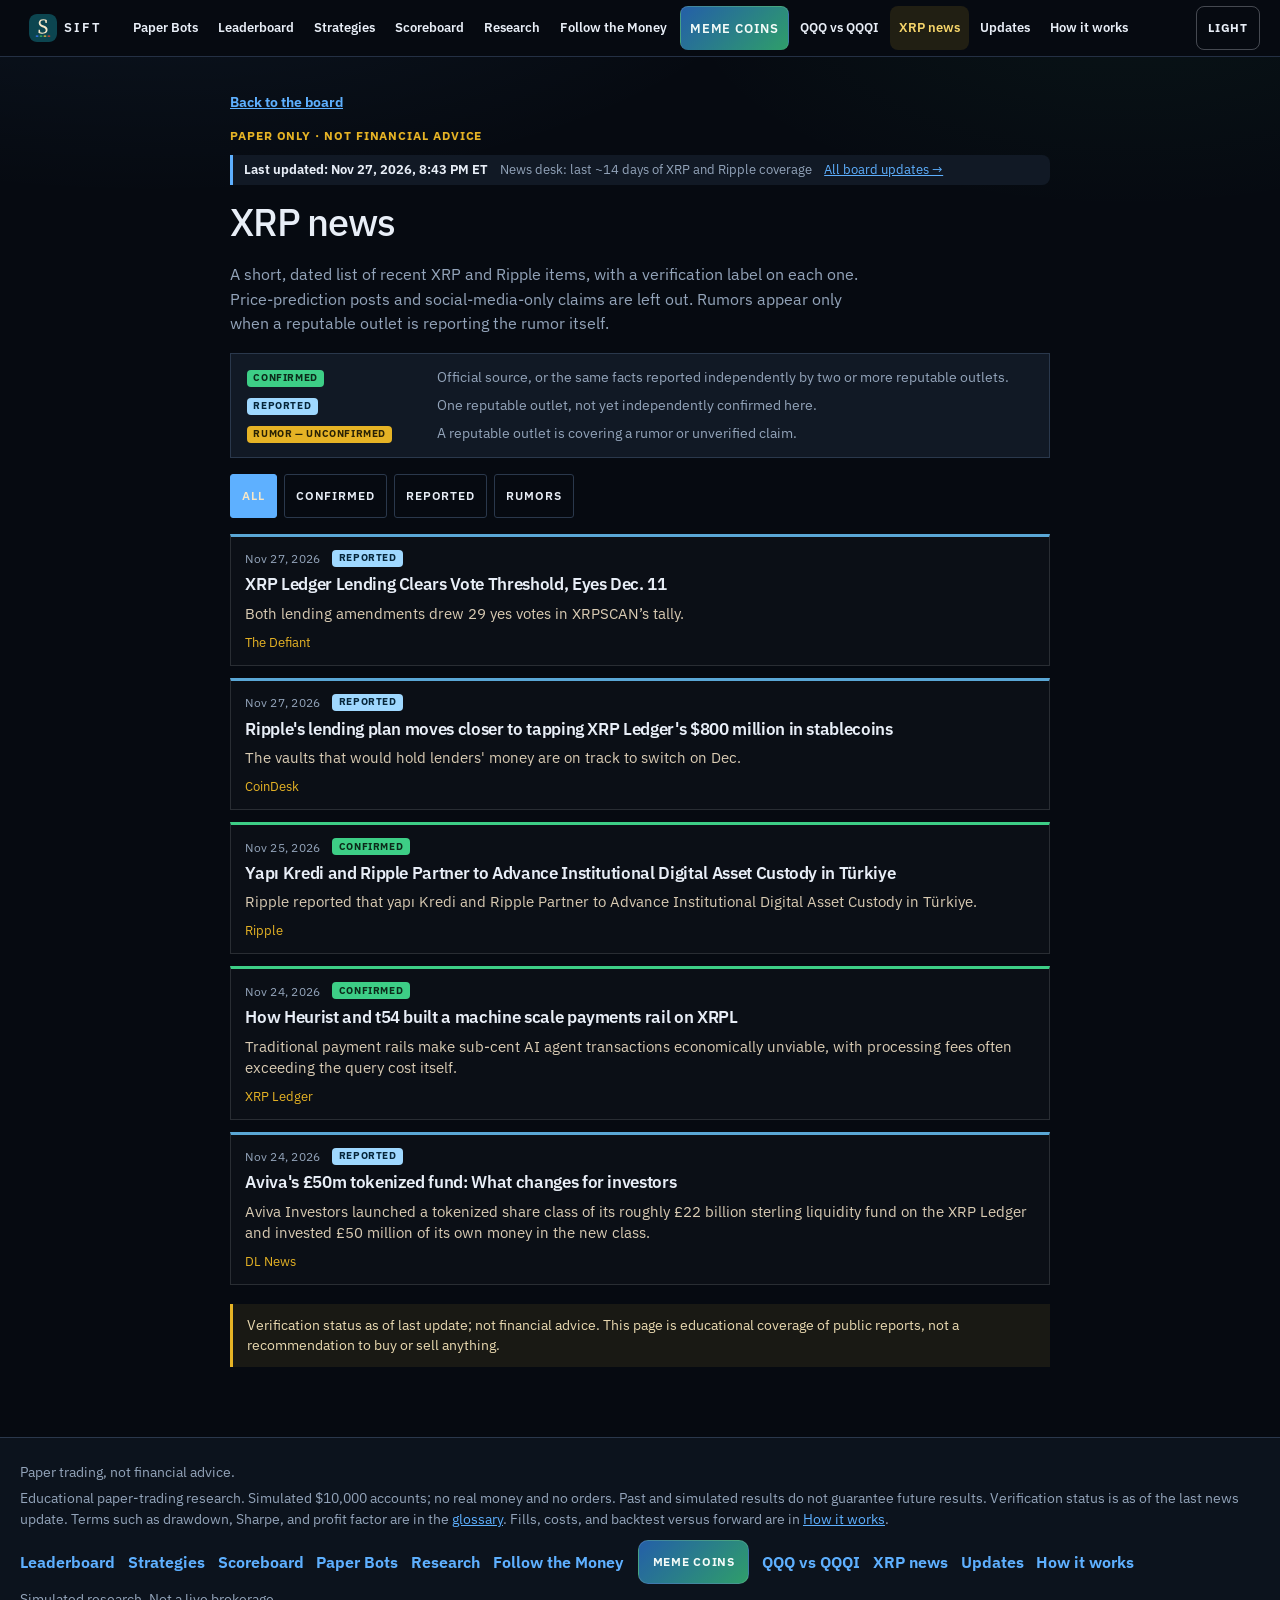
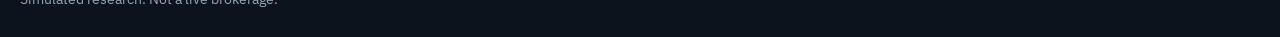
<file: news.html>
<!DOCTYPE html>
<html lang="en" data-theme="dark">
<head>
  <script>(function(){try{var t=localStorage.getItem("sift.theme");if(t==="light"||t==="dark")document.documentElement.setAttribute("data-theme",t);}catch(e){}})();</script>
  <meta charset="utf-8">
  <meta name="viewport" content="width=device-width, initial-scale=1">
  <meta http-equiv="Cache-Control" content="no-store">
  <title>XRP news · SIFT</title>
  <meta name="description" content="Recent XRP and Ripple news, labeled Confirmed, Reported, or Rumor — unconfirmed. Verification status as of last update. Not financial advice.">
  <meta name="theme-color" content="#0a1018">
  <meta name="application-name" content="SIFT">
  <meta name="apple-mobile-web-app-title" content="SIFT">
  <link rel="icon" href="favicon.svg" type="image/svg+xml">
  <link rel="icon" href="favicon-32.png" type="image/png" sizes="32x32">
  <link rel="icon" href="favicon-16.png" type="image/png" sizes="16x16">
  <link rel="shortcut icon" href="favicon.ico">
  <link rel="apple-touch-icon" href="apple-touch-icon.png" sizes="180x180">
  <link rel="manifest" href="site.webmanifest">
  <link rel="canonical" href="https://butlerwake-alt.github.io/sift/news.html">
  <meta property="og:type" content="website">
  <meta property="og:site_name" content="SIFT">
  <meta property="og:title" content="XRP news · SIFT">
  <meta property="og:description" content="Recent XRP and Ripple news, labeled Confirmed, Reported, or Rumor — unconfirmed. Not financial advice.">
  <meta property="og:image" content="https://butlerwake-alt.github.io/sift/og-image.png">
  <meta property="og:image:width" content="1200">
  <meta property="og:image:height" content="630">
  <meta property="og:image:alt" content="SIFT — Educational paper-trading research board">
  <meta property="og:url" content="https://butlerwake-alt.github.io/sift/news.html">
  <meta name="twitter:card" content="summary_large_image">
  <meta name="twitter:title" content="XRP news · SIFT">
  <meta name="twitter:description" content="Recent XRP and Ripple news, labeled Confirmed, Reported, or Rumor — unconfirmed. Not financial advice.">
  <meta name="twitter:image" content="https://butlerwake-alt.github.io/sift/og-image.png">
  <link rel="stylesheet" href="styles.css?v=202611280230">
  <link rel="stylesheet" href="xrp_news.css?v=202611130140">
</head>
<body id="top">
  <a class="skip-link" href="#main">Skip to content</a>
  <header class="mast">
    <nav class="site-nav" aria-label="Primary">
      <div class="nav-bar">
        <a class="nav-brand" href="index.html"><img src="favicon.svg" width="28" height="28" alt=""><span>SIFT</span></a>
        <div class="nav-panel" id="site-menu">
        <a href="bots.html">Paper Bots</a>
          <a href="index.html#leaderboard">Leaderboard</a>
        <a href="index.html#board">Strategies</a>
          <a href="scoreboard.html">Scoreboard</a>
        <a href="research.html">Research</a>
        <a href="follow_money.html">Follow the Money</a>
          <a class="nav-cta" href="memescan.html">Meme Coins</a>
        <a href="qqqi.html">QQQ vs QQQI</a>
        <a href="news.html" aria-current="page">XRP news</a>
        <a href="updates.html">Updates</a>
        <a href="index.html#method">How it works</a>
        <a href="videos.html" data-videos-nav hidden>Videos</a>
        </div>
        <button type="button" class="nav-toggle" aria-expanded="false" aria-controls="site-menu"><span class="nav-toggle-bars" aria-hidden="true"></span>Menu</button>
      </div>
    </nav>
  </header>
  <main id="main" class="page">
    <p><a class="back" href="index.html">Back to the board</a></p>
    <p class="preview"><span>Paper only · not financial advice</span></p>
    <p class="updated-stamp" id="updated-stamp"><b id="stamp-when">Last updated: —</b><span class="stamp-next">News desk: last ~14 days of XRP and Ripple coverage</span><a href="updates.html">All board updates →</a></p>

    <header class="xrp-head">
      <h1>XRP news</h1>
      <p class="lede">A short, dated list of recent XRP and Ripple items, with a verification label on each one. Price-prediction posts and social-media-only claims are left out. Rumors appear only when a reputable outlet is reporting the rumor itself.</p>
    </header>

    <ul class="xrp-legend" aria-label="Verification labels" data-fold-title="What the labels mean" data-fold-sum="Confirmed, Reported, and Rumor." data-fold-group="news" data-fold-id="news-labels">
      <li><span class="chip chip-confirmed">Confirmed</span> Official source, or the same facts reported independently by two or more reputable outlets.</li>
      <li><span class="chip chip-reported">Reported</span> One reputable outlet, not yet independently confirmed here.</li>
      <li><span class="chip chip-rumor">Rumor — unconfirmed</span> A reputable outlet is covering a rumor or unverified claim.</li>
    </ul>

    <div class="xrp-filters" role="tablist" aria-label="Filter by verification status">
      <button type="button" class="xrp-filter is-on" data-filter="all" aria-pressed="true">All</button>
      <button type="button" class="xrp-filter" data-filter="Confirmed" aria-pressed="false">Confirmed</button>
      <button type="button" class="xrp-filter" data-filter="Reported" aria-pressed="false">Reported</button>
      <button type="button" class="xrp-filter" data-filter="Rumor — unconfirmed" aria-pressed="false">Rumors</button>
    </div>

    <div id="xrp-news-root">
      <p class="xrp-loading">Loading news…</p>
    </div>

    <p class="xrp-note">Verification status as of last update; not financial advice. This page is educational coverage of public reports, not a recommendation to buy or sell anything.</p>

  </main>
  <footer class="site-footer">
    <div class="footer-inner">
      <p class="footer-kicker">Paper trading, not financial advice.</p>
      <p>Educational paper-trading research. Simulated $10,000 accounts; no real money and no orders. Past and simulated results do not guarantee future results. Verification status is as of the last news update. Terms such as drawdown, Sharpe, and profit factor are in the <a href="index.html#glossary">glossary</a>. Fills, costs, and backtest versus forward are in <a href="index.html#method">How it works</a>.</p>
      <nav class="footer-nav" aria-label="Footer">
        <a href="index.html#leaderboard">Leaderboard</a>
        <a href="index.html#board">Strategies</a>
        <a href="scoreboard.html">Scoreboard</a>
        <a href="bots.html">Paper Bots</a>
        <a href="research.html">Research</a>
        <a href="follow_money.html">Follow the Money</a>
        <a class="nav-cta" href="memescan.html">Meme Coins</a>
        <a href="qqqi.html">QQQ vs QQQI</a>
        <a href="news.html">XRP news</a>
        <a href="updates.html">Updates</a>
        <a href="index.html#method">How it works</a>
      <a href="videos.html" data-videos-nav hidden>Videos</a>
      </nav>
      <p class="footer-updated" id="footer-updated">Simulated research. Not a live brokerage.</p>
    </div>
  </footer>
  <nav class="tabbar" aria-label="Mobile">
    <a href="index.html"><span>Home</span></a>
    <a href="index.html#board"><span>Strategies</span></a>
    <a href="follow_money.html" aria-label="Follow the Money"><span>Money</span></a>
    <a href="memescan.html"><span>Memes</span></a>
    <a href="news.html" aria-current="page"><span>News</span></a>
    <a href="qqqi.html"><span>QQQI</span></a>
    <a href="updates.html"><span>Updates</span></a>
  <a href="videos.html" data-videos-nav hidden><span>Videos</span></a>
  </nav>
  <a class="to-top" href="#top" aria-label="Back to top">↑</a>
  <script src="xrp_news.js?v=202611130140"></script>
  <script>renderXrpNews();</script>
  <script src="site-config.js?v=202611280230"></script>
  <script src="site-chrome.js?v=202611280230"></script>
</body>
</html>
</file>
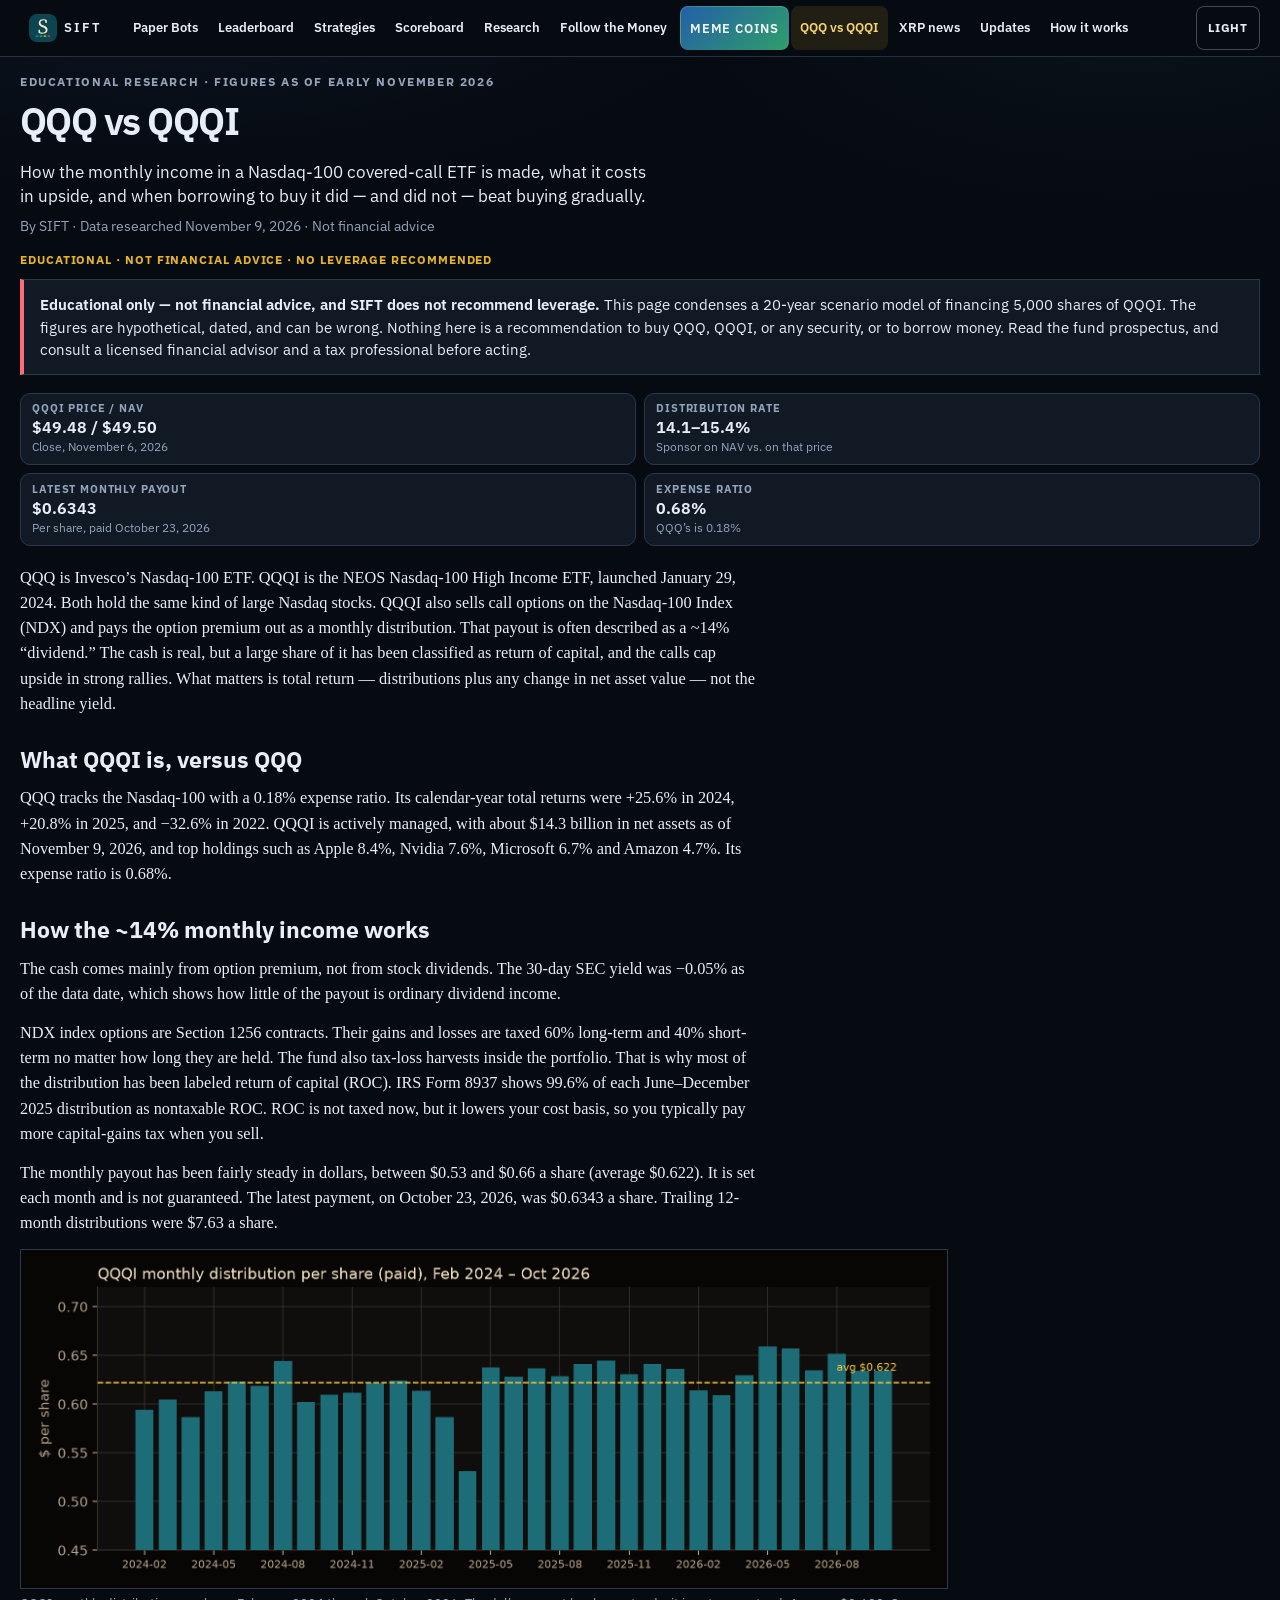
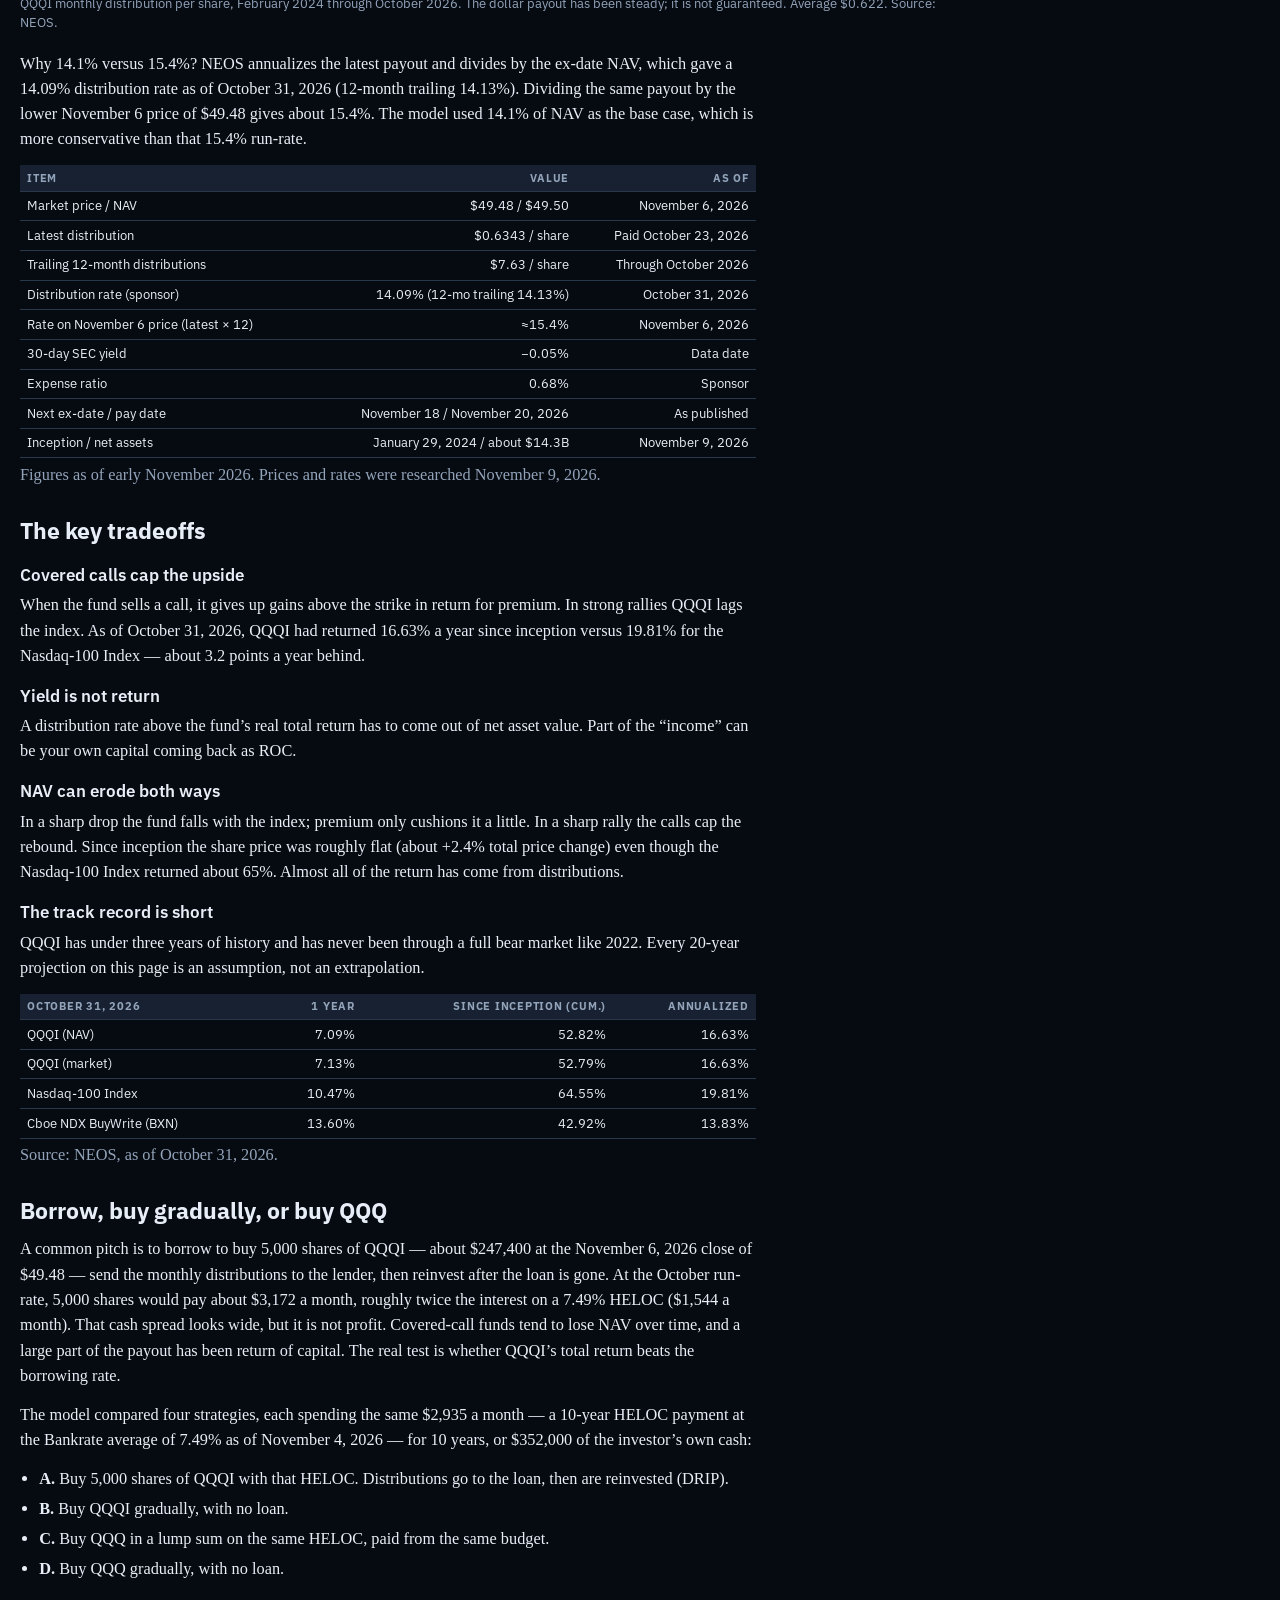
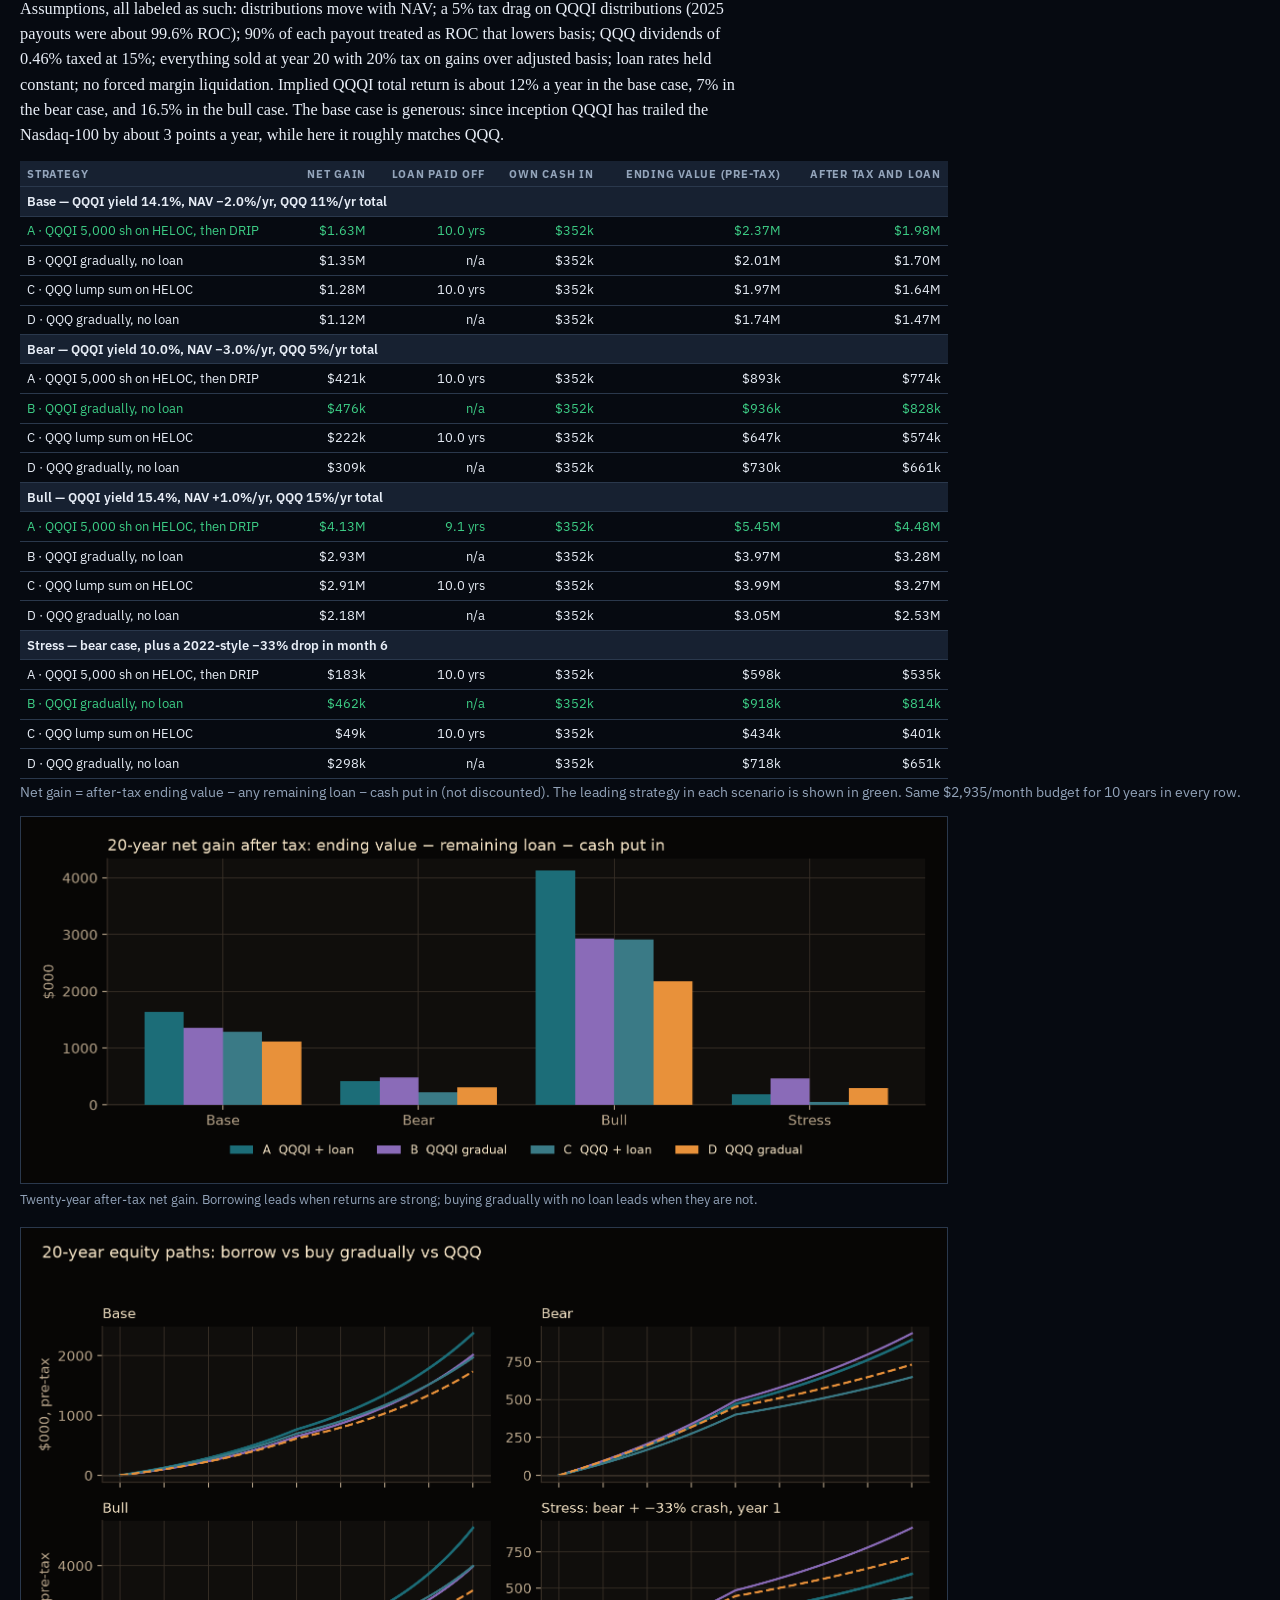
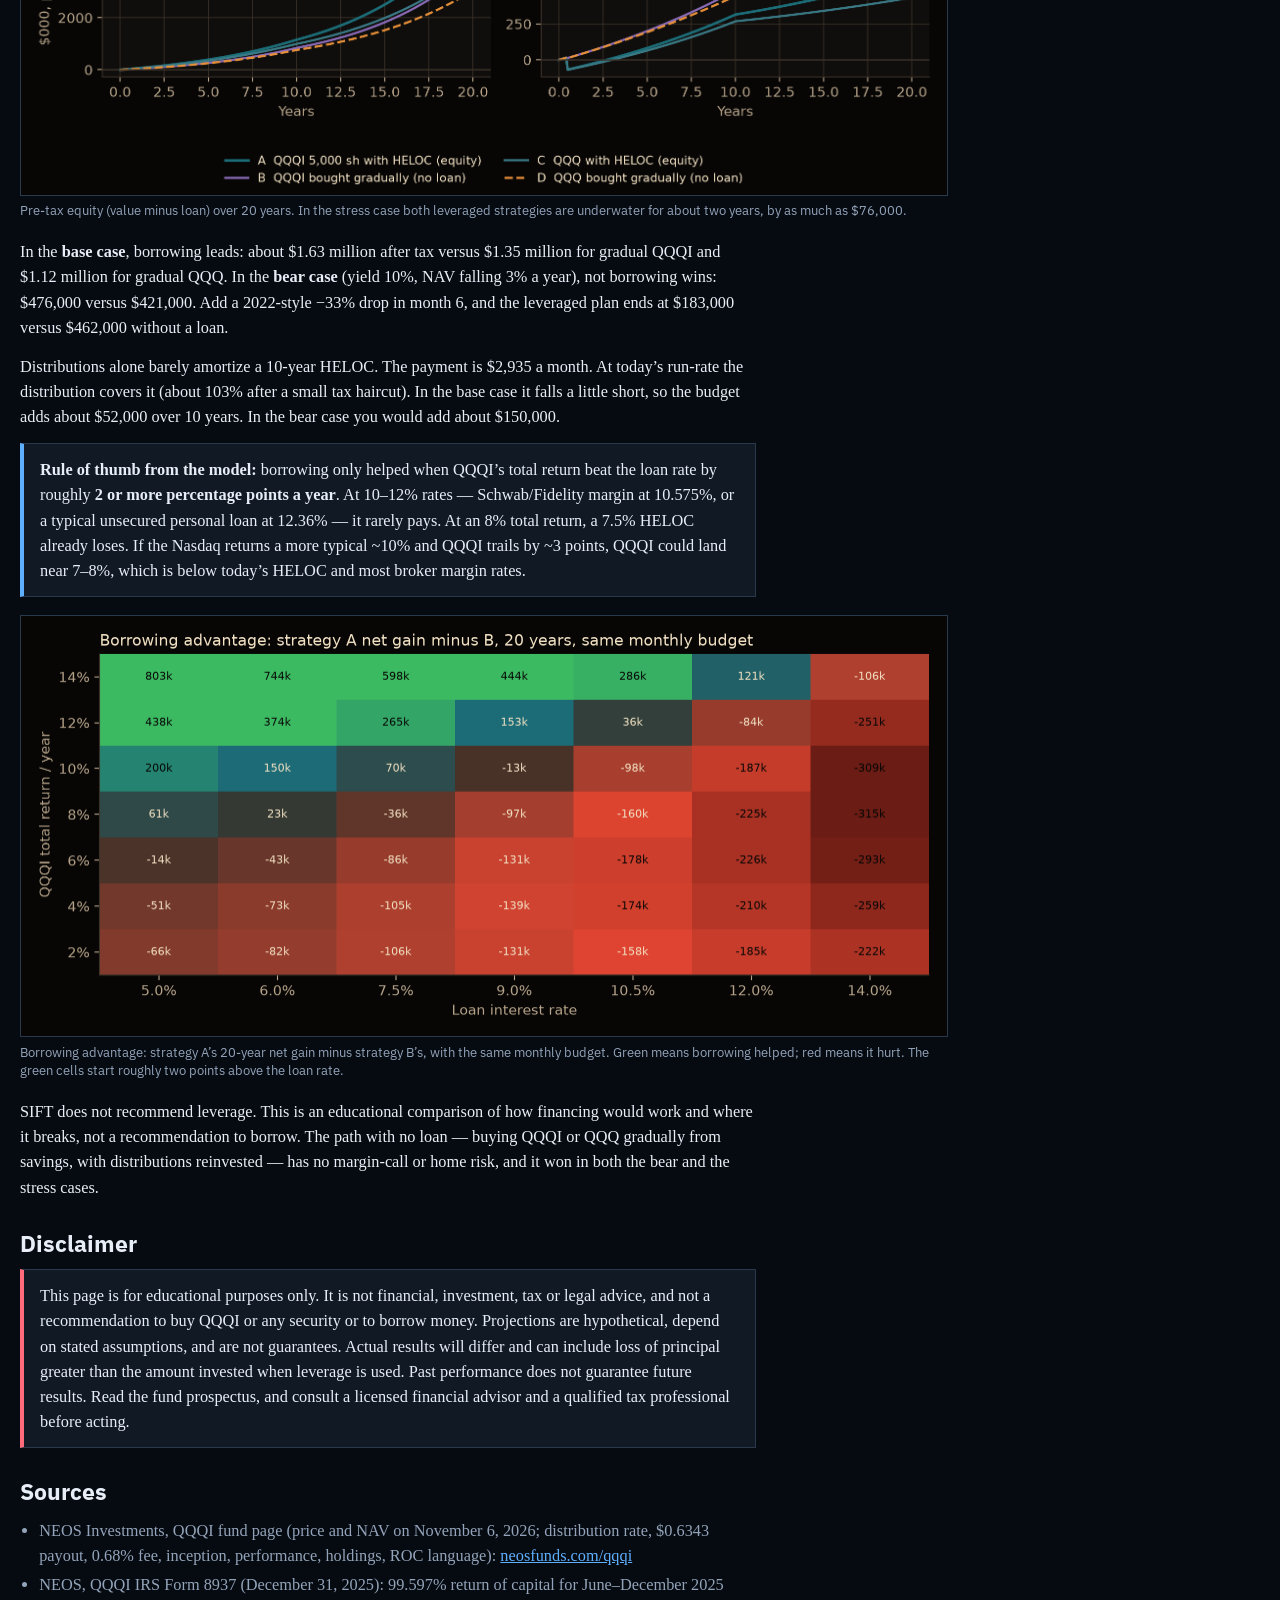
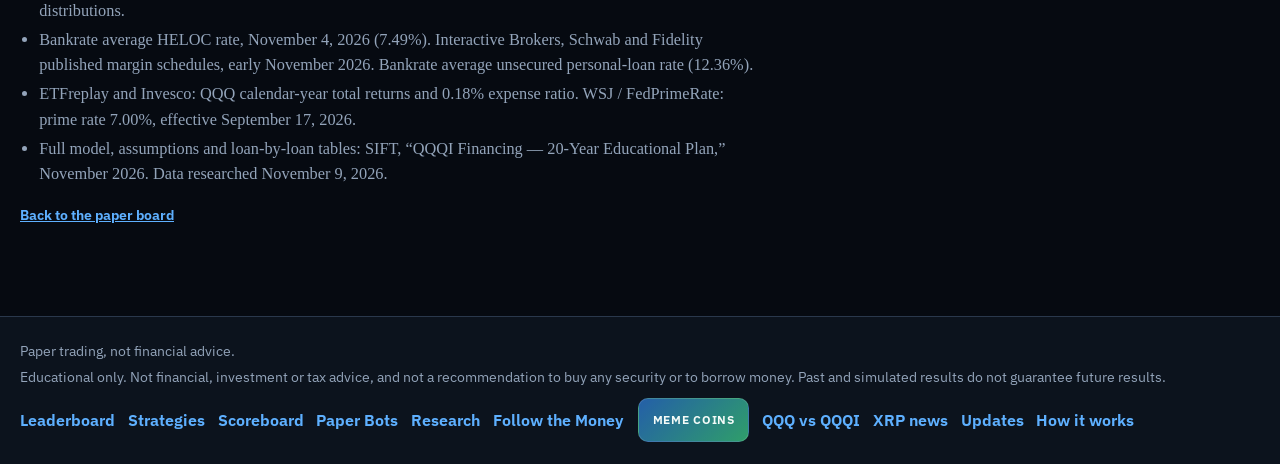
<file: qqqi.html>
<!DOCTYPE html>
<html lang="en" data-theme="dark">
<head>
  <script>(function(){try{var t=localStorage.getItem("sift.theme");if(t==="light"||t==="dark")document.documentElement.setAttribute("data-theme",t);}catch(e){}})();</script>
  <meta charset="utf-8">
  <meta name="viewport" content="width=device-width, initial-scale=1">
  <meta http-equiv="Cache-Control" content="no-store">
  <title>QQQ vs QQQI · SIFT</title>
  <meta name="description" content="How the ~14% monthly income in the NEOS Nasdaq-100 High Income ETF (QQQI) is made, what it costs in upside versus QQQ, and when borrowing to buy it did and did not beat buying gradually. Educational research, figures as of early November 2026. Not financial advice.">
  <meta name="theme-color" content="#0a1018">
  <meta name="application-name" content="SIFT">
  <meta name="apple-mobile-web-app-title" content="SIFT">
  <link rel="icon" href="favicon.svg" type="image/svg+xml">
  <link rel="icon" href="favicon-32.png" type="image/png" sizes="32x32">
  <link rel="icon" href="favicon-16.png" type="image/png" sizes="16x16">
  <link rel="shortcut icon" href="favicon.ico">
  <link rel="apple-touch-icon" href="apple-touch-icon.png" sizes="180x180">
  <link rel="manifest" href="site.webmanifest">
  <link rel="canonical" href="https://butlerwake-alt.github.io/sift/qqqi.html">
  <meta property="og:type" content="website">
  <meta property="og:site_name" content="SIFT">
  <meta property="og:title" content="QQQ vs QQQI · SIFT">
  <meta property="og:description" content="How the ~14% monthly income in QQQI is made, what it costs in upside versus QQQ, and when borrowing to buy it did and did not beat buying gradually. Educational, not financial advice.">
  <meta property="og:image" content="https://butlerwake-alt.github.io/sift/og-image.png">
  <meta property="og:image:width" content="1200">
  <meta property="og:image:height" content="630">
  <meta property="og:image:alt" content="SIFT — Educational paper-trading research board">
  <meta property="og:url" content="https://butlerwake-alt.github.io/sift/qqqi.html">
  <meta name="twitter:card" content="summary_large_image">
  <meta name="twitter:title" content="QQQ vs QQQI · SIFT">
  <meta name="twitter:description" content="How the ~14% monthly income in QQQI is made, what it costs in upside versus QQQ, and when borrowing did and did not beat buying gradually. Educational, not financial advice.">
  <meta name="twitter:image" content="https://butlerwake-alt.github.io/sift/og-image.png">
  <link rel="stylesheet" href="styles.css?v=202611280230">
  <style>
    .site-nav a[aria-current="page"] { border-bottom-color: var(--yellow); }
    .essay { max-width: 46rem; }
    .essay h2 { margin: 1.6rem 0 0.55rem; font-size: 1.45rem; }
    .essay h3 { margin: 1.1rem 0 0.35rem; font: 600 1.05rem/1.3 var(--sans); color: var(--cream); }
    .essay p, .essay li { font: 1.02rem/1.55 var(--serif); }
    .essay p { margin: 0 0 0.85rem; }
    .essay ul { margin: 0 0 0.9rem; padding-left: 1.2rem; }
    .essay li { margin: 0.3rem 0; }
    .essay .lede-more { margin: 0.9rem 0 0; max-width: 44rem; }
    .byline { margin: 0.55rem 0 0; font: 0.88rem/1.4 var(--sans); color: var(--muted); }
    .callout {
      background: var(--panel);
      border: 1px solid var(--line);
      border-left: 4px solid var(--yellow);
      padding: 0.8rem 1rem;
      margin: 0 0 1.1rem;
      font: 0.95rem/1.5 var(--sans);
    }
    .callout.caution { border-left-color: var(--yellow); }
    .callout.rule { border-left-color: var(--teal); }
    .callout.advice { border-left-color: var(--red); }
    .callout p { margin: 0; }
    .callout p + p { margin-top: 0.45rem; }
    .callout b { font-weight: 650; }
    .chart-fig { margin: 0.4rem 0 1.15rem; }
    .chart-fig img {
      display: block;
      width: 100%;
      height: auto;
      background: var(--bg);
      border: 1px solid var(--line);
    }
    .chart-fig figcaption {
      margin: 0.4rem 0 0;
      color: var(--muted);
      font: 0.82rem/1.4 var(--sans);
    }
    .wide { max-width: 58rem; }
    .qqqi-facts { margin: 0 0 1.15rem; }
    .qqqi-facts small { display: block; margin-top: 0.15rem; font-weight: 400; }
    .table-hint { display: none; margin: 0 0 0.35rem; color: var(--muted); font: 0.8rem/1.3 var(--sans); }
    @media (max-width: 800px) {
      .table-hint { display: block; }
      .cmp-table { table-layout: fixed; width: 100%; }
      .cmp-table .aux { display: none; }
      .cmp-table th, .cmp-table td { white-space: normal; }
      .cmp-table th:first-child, .cmp-table td:first-child { width: 54%; }
      .perf-table { table-layout: fixed; width: 100%; }
      .perf-table th, .perf-table td { white-space: normal; }
      .perf-table th:nth-child(3), .perf-table td:nth-child(3) { display: none; }
      .perf-table th:first-child, .perf-table td:first-child { width: 46%; }
    }
    .best td { color: var(--green); }
    .grp th { background: var(--panel-2); color: var(--cream); font-weight: 600; text-align: left; letter-spacing: 0; text-transform: none; font-size: 0.82rem; }
    .rtable td:first-child, .rtable th:first-child { text-align: left; }
    .source-list { margin: 0 0 1rem; padding-left: 1.15rem; color: var(--muted); font: 0.84rem/1.45 var(--sans); }
    .source-list li { margin: 0.25rem 0; overflow-wrap: anywhere; }
    .visually-hidden {
      position: absolute; width: 1px; height: 1px; padding: 0; margin: -1px;
      overflow: hidden; clip: rect(0,0,0,0); white-space: nowrap; border: 0;
    }
    @media (max-width: 560px) {
      .essay h2 { font-size: 1.25rem; }
      .essay p, .essay li { font-size: 1rem; }
    }
  </style>
</head>
<body id="top">
  <a class="skip-link" href="#main">Skip to content</a>
  <header class="mast">
    <nav class="site-nav" aria-label="Primary">
      <div class="nav-bar">
        <a class="nav-brand" href="index.html"><img src="favicon.svg" width="28" height="28" alt=""><span>SIFT</span></a>
        <div class="nav-panel" id="site-menu">
        <a href="bots.html">Paper Bots</a>
          <a href="index.html#leaderboard">Leaderboard</a>
        <a href="index.html#board">Strategies</a>
          <a href="scoreboard.html">Scoreboard</a>
        <a href="research.html">Research</a>
        <a href="follow_money.html">Follow the Money</a>
          <a class="nav-cta" href="memescan.html">Meme Coins</a>
        <a href="qqqi.html" aria-current="page">QQQ vs QQQI</a>
        <a href="news.html">XRP news</a>
        <a href="updates.html">Updates</a>
        <a href="index.html#method">How it works</a>
        <a href="videos.html" data-videos-nav hidden>Videos</a>
        </div>
        <button type="button" class="nav-toggle" aria-expanded="false" aria-controls="site-menu"><span class="nav-toggle-bars" aria-hidden="true"></span>Menu</button>
      </div>
    </nav>
  </header>
  <header class="sky page-sky">
    <div class="sky-copy">
      <p class="eyebrow">Educational research · figures as of early November 2026</p>
      <h1>QQQ vs QQQI</h1>
      <p class="lede">How the monthly income in a Nasdaq-100 covered-call ETF is made, what it costs in upside, and when borrowing to buy it did — and did not — beat buying gradually.</p>
      <p class="byline">By SIFT · Data researched November 9, 2026 · Not financial advice</p>
    </div>
  </header>

  <main id="main" class="wrap qqqi-page">
    <p class="preview"><span>Educational</span><span>Not financial advice</span><span>No leverage recommended</span></p>

    <div class="callout advice">
      <p><b>Educational only — not financial advice, and SIFT does not recommend leverage.</b> This page condenses a 20-year scenario model of financing 5,000 shares of QQQI. The figures are hypothetical, dated, and can be wrong. Nothing here is a recommendation to buy QQQ, QQQI, or any security, or to borrow money. Read the fund prospectus, and consult a licensed financial advisor and a tax professional before acting.</p>
    </div>

    <dl class="hero-facts qqqi-facts">
      <div><dt>QQQI price / NAV</dt><dd>$49.48 / $49.50<small> Close, November 6, 2026</small></dd></div>
      <div><dt>Distribution rate</dt><dd>14.1–15.4%<small> Sponsor on NAV vs. on that price</small></dd></div>
      <div><dt>Latest monthly payout</dt><dd>$0.6343<small> Per share, paid October 23, 2026</small></dd></div>
      <div><dt>Expense ratio</dt><dd>0.68%<small> QQQ’s is 0.18%</small></dd></div>
    </dl>

    <article class="essay" data-fold-title="What QQQI is" data-fold-sum="QQQ tracks the Nasdaq-100. QQQI also sells calls." data-fold-group="qqqi" data-fold-id="qqqi-what">
      <p>QQQ is Invesco’s Nasdaq-100 ETF. QQQI is the NEOS Nasdaq-100 High Income ETF, launched January 29, 2024. Both hold the same kind of large Nasdaq stocks. QQQI also sells call options on the Nasdaq-100 Index (NDX) and pays the option premium out as a monthly distribution. That payout is often described as a ~14% “dividend.” The cash is real, but a large share of it has been classified as return of capital, and the calls cap upside in strong rallies. What matters is total return — distributions plus any change in net asset value — not the headline yield.</p>

      <h2>What QQQI is, versus QQQ</h2>
      <p>QQQ tracks the Nasdaq-100 with a 0.18% expense ratio. Its calendar-year total returns were +25.6% in 2024, +20.8% in 2025, and −32.6% in 2022. QQQI is actively managed, with about $14.3 billion in net assets as of November 9, 2026, and top holdings such as Apple 8.4%, Nvidia 7.6%, Microsoft 6.7% and Amazon 4.7%. Its expense ratio is 0.68%.</p>

      <h2>How the ~14% monthly income works</h2>
      <p>The cash comes mainly from option premium, not from stock dividends. The 30-day SEC yield was −0.05% as of the data date, which shows how little of the payout is ordinary dividend income.</p>
      <p>NDX index options are Section 1256 contracts. Their gains and losses are taxed 60% long-term and 40% short-term no matter how long they are held. The fund also tax-loss harvests inside the portfolio. That is why most of the distribution has been labeled return of capital (ROC). IRS Form 8937 shows 99.6% of each June–December 2025 distribution as nontaxable ROC. ROC is not taxed now, but it lowers your cost basis, so you typically pay more capital-gains tax when you sell.</p>
      <p>The monthly payout has been fairly steady in dollars, between $0.53 and $0.66 a share (average $0.622). It is set each month and is not guaranteed. The latest payment, on October 23, 2026, was $0.6343 a share. Trailing 12-month distributions were $7.63 a share.</p>
    </article>

    <figure class="chart-fig wide" data-fold-title="Monthly distributions" data-fold-sum="Payout per share, February 2024 through October 2026." data-fold-group="qqqi" data-fold-id="qqqi-dist">
      <img src="assets/qqqi-dist-history.png" alt="Bar chart of QQQI monthly distributions per share from February 2024 through October 2026, averaging $0.622, with a dip to $0.53 in April 2025." width="1840" height="630">
      <figcaption>QQQI monthly distribution per share, February 2024 through October 2026. The dollar payout has been steady; it is not guaranteed. Average $0.622. Source: NEOS.</figcaption>
    </figure>

    <article class="essay" data-fold-title="Income, tradeoffs, and the record" data-fold-sum="Yield is not total return. The history is short." data-fold-group="qqqi" data-fold-id="qqqi-tradeoffs">
      <p>Why 14.1% versus 15.4%? NEOS annualizes the latest payout and divides by the ex-date NAV, which gave a 14.09% distribution rate as of October 31, 2026 (12-month trailing 14.13%). Dividing the same payout by the lower November 6 price of $49.48 gives about 15.4%. The model used 14.1% of NAV as the base case, which is more conservative than that 15.4% run-rate.</p>

      <div class="rtable">
        <table>
          <caption class="visually-hidden">Key facts for QQQI, early November 2026</caption>
          <thead>
            <tr><th>Item</th><th>Value</th><th>As of</th></tr>
          </thead>
          <tbody>
            <tr><td>Market price / NAV</td><td>$49.48 / $49.50</td><td>November 6, 2026</td></tr>
            <tr><td>Latest distribution</td><td>$0.6343 / share</td><td>Paid October 23, 2026</td></tr>
            <tr><td>Trailing 12-month distributions</td><td>$7.63 / share</td><td>Through October 2026</td></tr>
            <tr><td>Distribution rate (sponsor)</td><td>14.09% (12-mo trailing 14.13%)</td><td>October 31, 2026</td></tr>
            <tr><td>Rate on November 6 price (latest × 12)</td><td>≈15.4%</td><td>November 6, 2026</td></tr>
            <tr><td>30-day SEC yield</td><td>−0.05%</td><td>Data date</td></tr>
            <tr><td>Expense ratio</td><td>0.68%</td><td>Sponsor</td></tr>
            <tr><td>Next ex-date / pay date</td><td>November 18 / November 20, 2026</td><td>As published</td></tr>
            <tr><td>Inception / net assets</td><td>January 29, 2024 / about $14.3B</td><td>November 9, 2026</td></tr>
          </tbody>
        </table>
      </div>
      <p class="scale-note">Figures as of early November 2026. Prices and rates were researched November 9, 2026.</p>

      <h2>The key tradeoffs</h2>
      <h3>Covered calls cap the upside</h3>
      <p>When the fund sells a call, it gives up gains above the strike in return for premium. In strong rallies QQQI lags the index. As of October 31, 2026, QQQI had returned 16.63% a year since inception versus 19.81% for the Nasdaq-100 Index — about 3.2 points a year behind.</p>
      <h3>Yield is not return</h3>
      <p>A distribution rate above the fund’s real total return has to come out of net asset value. Part of the “income” can be your own capital coming back as ROC.</p>
      <h3>NAV can erode both ways</h3>
      <p>In a sharp drop the fund falls with the index; premium only cushions it a little. In a sharp rally the calls cap the rebound. Since inception the share price was roughly flat (about +2.4% total price change) even though the Nasdaq-100 Index returned about 65%. Almost all of the return has come from distributions.</p>
      <h3>The track record is short</h3>
      <p>QQQI has under three years of history and has never been through a full bear market like 2022. Every 20-year projection on this page is an assumption, not an extrapolation.</p>
      <div class="rtable">
        <table class="perf-table">
          <thead>
            <tr><th>October 31, 2026</th><th>1 year</th><th>Since inception (cum.)</th><th>Annualized</th></tr>
          </thead>
          <tbody>
            <tr><td>QQQI (NAV)</td><td>7.09%</td><td>52.82%</td><td>16.63%</td></tr>
            <tr><td>QQQI (market)</td><td>7.13%</td><td>52.79%</td><td>16.63%</td></tr>
            <tr><td>Nasdaq-100 Index</td><td>10.47%</td><td>64.55%</td><td>19.81%</td></tr>
            <tr><td>Cboe NDX BuyWrite (BXN)</td><td>13.60%</td><td>42.92%</td><td>13.83%</td></tr>
          </tbody>
        </table>
      </div>
      <p class="scale-note">Source: NEOS, as of October 31, 2026.</p>

      <h2>Borrow, buy gradually, or buy QQQ</h2>
      <p>A common pitch is to borrow to buy 5,000 shares of QQQI — about $247,400 at the November 6, 2026 close of $49.48 — send the monthly distributions to the lender, then reinvest after the loan is gone. At the October run-rate, 5,000 shares would pay about $3,172 a month, roughly twice the interest on a 7.49% HELOC ($1,544 a month). That cash spread looks wide, but it is not profit. Covered-call funds tend to lose NAV over time, and a large part of the payout has been return of capital. The real test is whether QQQI’s total return beats the borrowing rate.</p>
      <p>The model compared four strategies, each spending the same $2,935 a month — a 10-year HELOC payment at the Bankrate average of 7.49% as of November 4, 2026 — for 10 years, or $352,000 of the investor’s own cash:</p>
      <ul>
        <li><b>A.</b> Buy 5,000 shares of QQQI with that HELOC. Distributions go to the loan, then are reinvested (DRIP).</li>
        <li><b>B.</b> Buy QQQI gradually, with no loan.</li>
        <li><b>C.</b> Buy QQQ in a lump sum on the same HELOC, paid from the same budget.</li>
        <li><b>D.</b> Buy QQQ gradually, with no loan.</li>
      </ul>
      <p>Assumptions, all labeled as such: distributions move with NAV; a 5% tax drag on QQQI distributions (2025 payouts were about 99.6% ROC); 90% of each payout treated as ROC that lowers basis; QQQ dividends of 0.46% taxed at 15%; everything sold at year 20 with 20% tax on gains over adjusted basis; loan rates held constant; no forced margin liquidation. Implied QQQI total return is about 12% a year in the base case, 7% in the bear case, and 16.5% in the bull case. The base case is generous: since inception QQQI has trailed the Nasdaq-100 by about 3 points a year, while here it roughly matches QQQ.</p>
    </article>

    <p class="table-hint" data-fold-title="Borrow, buy gradually, or buy QQQ" data-fold-sum="Same cash in every row. Scroll inside the card." data-fold-group="qqqi" data-fold-id="qqqi-compare">On a small screen this table shows net gain and payoff time. Turn the phone sideways or use a wider window to see ending values too. Every row puts in the same $352k.</p>
    <div class="rtable wide fold-attach">
      <table class="cmp-table">
        <thead>
          <tr>
            <th>Strategy</th>
            <th>Net gain</th>
            <th>Loan paid off</th>
            <th class="aux">Own cash in</th>
            <th class="aux">Ending value (pre-tax)</th>
            <th class="aux">After tax and loan</th>
          </tr>
        </thead>
        <tbody>
          <tr class="grp"><th colspan="3">Base — QQQI yield 14.1%, NAV −2.0%/yr, QQQ 11%/yr total</th><th class="aux" colspan="3"></th></tr>
          <tr class="best"><td>A · QQQI 5,000 sh on HELOC, then DRIP</td><td>$1.63M</td><td>10.0 yrs</td><td class="aux">$352k</td><td class="aux">$2.37M</td><td class="aux">$1.98M</td></tr>
          <tr><td>B · QQQI gradually, no loan</td><td>$1.35M</td><td>n/a</td><td class="aux">$352k</td><td class="aux">$2.01M</td><td class="aux">$1.70M</td></tr>
          <tr><td>C · QQQ lump sum on HELOC</td><td>$1.28M</td><td>10.0 yrs</td><td class="aux">$352k</td><td class="aux">$1.97M</td><td class="aux">$1.64M</td></tr>
          <tr><td>D · QQQ gradually, no loan</td><td>$1.12M</td><td>n/a</td><td class="aux">$352k</td><td class="aux">$1.74M</td><td class="aux">$1.47M</td></tr>
          <tr class="grp"><th colspan="3">Bear — QQQI yield 10.0%, NAV −3.0%/yr, QQQ 5%/yr total</th><th class="aux" colspan="3"></th></tr>
          <tr><td>A · QQQI 5,000 sh on HELOC, then DRIP</td><td>$421k</td><td>10.0 yrs</td><td class="aux">$352k</td><td class="aux">$893k</td><td class="aux">$774k</td></tr>
          <tr class="best"><td>B · QQQI gradually, no loan</td><td>$476k</td><td>n/a</td><td class="aux">$352k</td><td class="aux">$936k</td><td class="aux">$828k</td></tr>
          <tr><td>C · QQQ lump sum on HELOC</td><td>$222k</td><td>10.0 yrs</td><td class="aux">$352k</td><td class="aux">$647k</td><td class="aux">$574k</td></tr>
          <tr><td>D · QQQ gradually, no loan</td><td>$309k</td><td>n/a</td><td class="aux">$352k</td><td class="aux">$730k</td><td class="aux">$661k</td></tr>
          <tr class="grp"><th colspan="3">Bull — QQQI yield 15.4%, NAV +1.0%/yr, QQQ 15%/yr total</th><th class="aux" colspan="3"></th></tr>
          <tr class="best"><td>A · QQQI 5,000 sh on HELOC, then DRIP</td><td>$4.13M</td><td>9.1 yrs</td><td class="aux">$352k</td><td class="aux">$5.45M</td><td class="aux">$4.48M</td></tr>
          <tr><td>B · QQQI gradually, no loan</td><td>$2.93M</td><td>n/a</td><td class="aux">$352k</td><td class="aux">$3.97M</td><td class="aux">$3.28M</td></tr>
          <tr><td>C · QQQ lump sum on HELOC</td><td>$2.91M</td><td>10.0 yrs</td><td class="aux">$352k</td><td class="aux">$3.99M</td><td class="aux">$3.27M</td></tr>
          <tr><td>D · QQQ gradually, no loan</td><td>$2.18M</td><td>n/a</td><td class="aux">$352k</td><td class="aux">$3.05M</td><td class="aux">$2.53M</td></tr>
          <tr class="grp"><th colspan="3">Stress — bear case, plus a 2022-style −33% drop in month 6</th><th class="aux" colspan="3"></th></tr>
          <tr><td>A · QQQI 5,000 sh on HELOC, then DRIP</td><td>$183k</td><td>10.0 yrs</td><td class="aux">$352k</td><td class="aux">$598k</td><td class="aux">$535k</td></tr>
          <tr class="best"><td>B · QQQI gradually, no loan</td><td>$462k</td><td>n/a</td><td class="aux">$352k</td><td class="aux">$918k</td><td class="aux">$814k</td></tr>
          <tr><td>C · QQQ lump sum on HELOC</td><td>$49k</td><td>10.0 yrs</td><td class="aux">$352k</td><td class="aux">$434k</td><td class="aux">$401k</td></tr>
          <tr><td>D · QQQ gradually, no loan</td><td>$298k</td><td>n/a</td><td class="aux">$352k</td><td class="aux">$718k</td><td class="aux">$651k</td></tr>
        </tbody>
      </table>
    </div>
    <p class="scale-note fold-attach">Net gain = after-tax ending value − any remaining loan − cash put in (not discounted). The leading strategy in each scenario is shown in green. Same $2,935/month budget for 10 years in every row.</p>

    <figure class="chart-fig wide" data-fold-title="Net gain by scenario" data-fold-sum="Borrowing leads only when returns are strong." data-fold-group="qqqi" data-fold-id="qqqi-bars">
      <img src="assets/qqqi-net-bars.png" alt="Bar chart of 20-year after-tax net gain in four scenarios. Borrowing to buy QQQI leads in the base and bull cases, but buying QQQI gradually with no loan leads in the bear and stress cases." width="1840" height="720">
      <figcaption>Twenty-year after-tax net gain. Borrowing leads when returns are strong; buying gradually with no loan leads when they are not.</figcaption>
    </figure>

    <figure class="chart-fig wide" data-fold-title="Equity paths" data-fold-sum="Leveraged paths go underwater in the stress case." data-fold-group="qqqi" data-fold-id="qqqi-paths">
      <img src="assets/qqqi-paths.png" alt="Four-panel line chart of pre-tax equity over 20 years for the four strategies in the base, bear, bull, and stress cases. In the stress case the leveraged lines go negative in year one." width="1880" height="1120">
      <figcaption>Pre-tax equity (value minus loan) over 20 years. In the stress case both leveraged strategies are underwater for about two years, by as much as $76,000.</figcaption>
    </figure>

    <article class="essay" data-fold-title="What the scenarios say" data-fold-sum="Borrowing helped only when return beat the loan rate." data-fold-group="qqqi" data-fold-id="qqqi-scenarios">
      <p>In the <b>base case</b>, borrowing leads: about $1.63 million after tax versus $1.35 million for gradual QQQI and $1.12 million for gradual QQQ. In the <b>bear case</b> (yield 10%, NAV falling 3% a year), not borrowing wins: $476,000 versus $421,000. Add a 2022-style −33% drop in month 6, and the leveraged plan ends at $183,000 versus $462,000 without a loan.</p>
      <p>Distributions alone barely amortize a 10-year HELOC. The payment is $2,935 a month. At today’s run-rate the distribution covers it (about 103% after a small tax haircut). In the base case it falls a little short, so the budget adds about $52,000 over 10 years. In the bear case you would add about $150,000.</p>

      <div class="callout rule">
        <p><b>Rule of thumb from the model:</b> borrowing only helped when QQQI’s total return beat the loan rate by roughly <b>2 or more percentage points a year</b>. At 10–12% rates — Schwab/Fidelity margin at 10.575%, or a typical unsecured personal loan at 12.36% — it rarely pays. At an 8% total return, a 7.5% HELOC already loses. If the Nasdaq returns a more typical ~10% and QQQI trails by ~3 points, QQQI could land near 7–8%, which is below today’s HELOC and most broker margin rates.</p>
      </div>
    </article>

    <figure class="chart-fig wide" data-fold-title="When borrowing helped" data-fold-sum="Green starts about two points above the loan rate." data-fold-group="qqqi" data-fold-id="qqqi-heat">
      <img src="assets/qqqi-heatmap.png" alt="Heat map of the 20-year advantage of borrowing to buy QQQI versus buying it gradually, across loan rates from 5% to 14% and total returns from 2% to 14%. Green cells, where borrowing helps, sit only when total return exceeds the loan rate by about two points or more." width="1840" height="830">
      <figcaption>Borrowing advantage: strategy A’s 20-year net gain minus strategy B’s, with the same monthly budget. Green means borrowing helped; red means it hurt. The green cells start roughly two points above the loan rate.</figcaption>
    </figure>

    <article class="essay" data-fold-title="Disclaimer and sources" data-fold-sum="Educational only. Not a recommendation to borrow." data-fold-group="qqqi" data-fold-id="qqqi-sources">
      <p>SIFT does not recommend leverage. This is an educational comparison of how financing would work and where it breaks, not a recommendation to borrow. The path with no loan — buying QQQI or QQQ gradually from savings, with distributions reinvested — has no margin-call or home risk, and it won in both the bear and the stress cases.</p>

      <h2>Disclaimer</h2>
      <div class="callout advice">
        <p>This page is for educational purposes only. It is not financial, investment, tax or legal advice, and not a recommendation to buy QQQI or any security or to borrow money. Projections are hypothetical, depend on stated assumptions, and are not guarantees. Actual results will differ and can include loss of principal greater than the amount invested when leverage is used. Past performance does not guarantee future results. Read the fund prospectus, and consult a licensed financial advisor and a qualified tax professional before acting.</p>
      </div>

      <h2>Sources</h2>
      <ul class="source-list">
        <li>NEOS Investments, QQQI fund page (price and NAV on November 6, 2026; distribution rate, $0.6343 payout, 0.68% fee, inception, performance, holdings, ROC language): <a href="https://neosfunds.com/qqqi/">neosfunds.com/qqqi</a></li>
        <li>NEOS, QQQI IRS Form 8937 (December 31, 2025): 99.597% return of capital for June–December 2025 distributions.</li>
        <li>Bankrate average HELOC rate, November 4, 2026 (7.49%). Interactive Brokers, Schwab and Fidelity published margin schedules, early November 2026. Bankrate average unsecured personal-loan rate (12.36%).</li>
        <li>ETFreplay and Invesco: QQQ calendar-year total returns and 0.18% expense ratio. WSJ / FedPrimeRate: prime rate 7.00%, effective September 17, 2026.</li>
        <li>Full model, assumptions and loan-by-loan tables: SIFT, “QQQI Financing — 20-Year Educational Plan,” November 2026. Data researched November 9, 2026.</li>
      </ul>
    </article>

    <p><a class="back" href="index.html">Back to the paper board</a></p>
  </main>
  <footer class="site-footer">
    <div class="footer-inner">
      <p class="footer-kicker">Paper trading, not financial advice.</p>
      <p>Educational only. Not financial, investment or tax advice, and not a recommendation to buy any security or to borrow money. Past and simulated results do not guarantee future results.</p>
      <nav class="footer-nav" aria-label="Footer">
        <a href="index.html#leaderboard">Leaderboard</a>
        <a href="index.html#board">Strategies</a>
        <a href="scoreboard.html">Scoreboard</a>
        <a href="bots.html">Paper Bots</a>
        <a href="research.html">Research</a>
        <a href="follow_money.html">Follow the Money</a>
        <a class="nav-cta" href="memescan.html">Meme Coins</a>
        <a href="qqqi.html">QQQ vs QQQI</a>
        <a href="news.html">XRP news</a>
        <a href="updates.html">Updates</a>
        <a href="index.html#method">How it works</a>
      <a href="videos.html" data-videos-nav hidden>Videos</a>
      </nav>
    </div>
  </footer>
  <nav class="tabbar" aria-label="Mobile">
    <a href="index.html"><span>Home</span></a>
    <a href="index.html#board"><span>Strategies</span></a>
    <a href="follow_money.html" aria-label="Follow the Money"><span>Money</span></a>
    <a href="memescan.html"><span>Memes</span></a>
    <a href="news.html"><span>News</span></a>
    <a href="qqqi.html" aria-current="page"><span>QQQI</span></a>
    <a href="updates.html"><span>Updates</span></a>
  <a href="videos.html" data-videos-nav hidden><span>Videos</span></a>
  </nav>
  <a class="to-top" href="#top" aria-label="Back to top">↑</a>
  <script src="site-config.js?v=202611280230"></script>
  <script src="site-chrome.js?v=202611280230"></script>
</body>
</html>
</file>
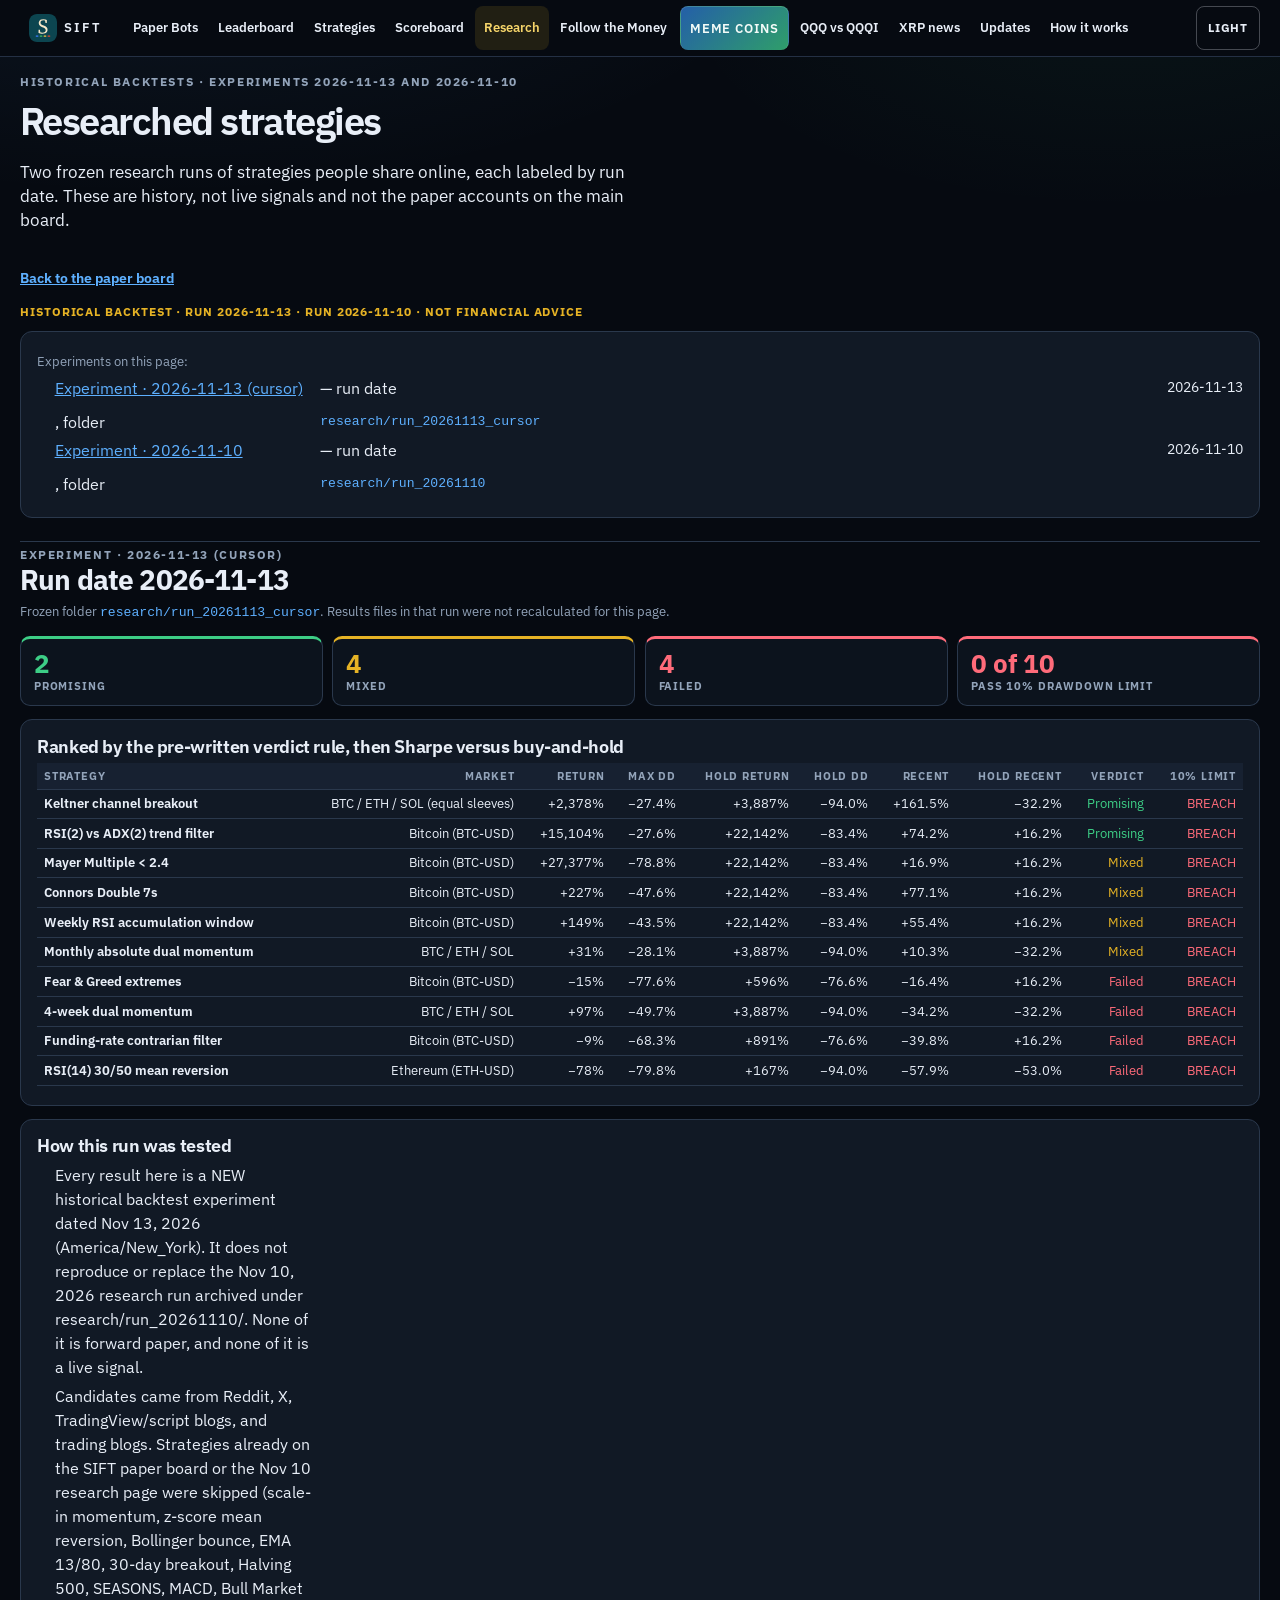
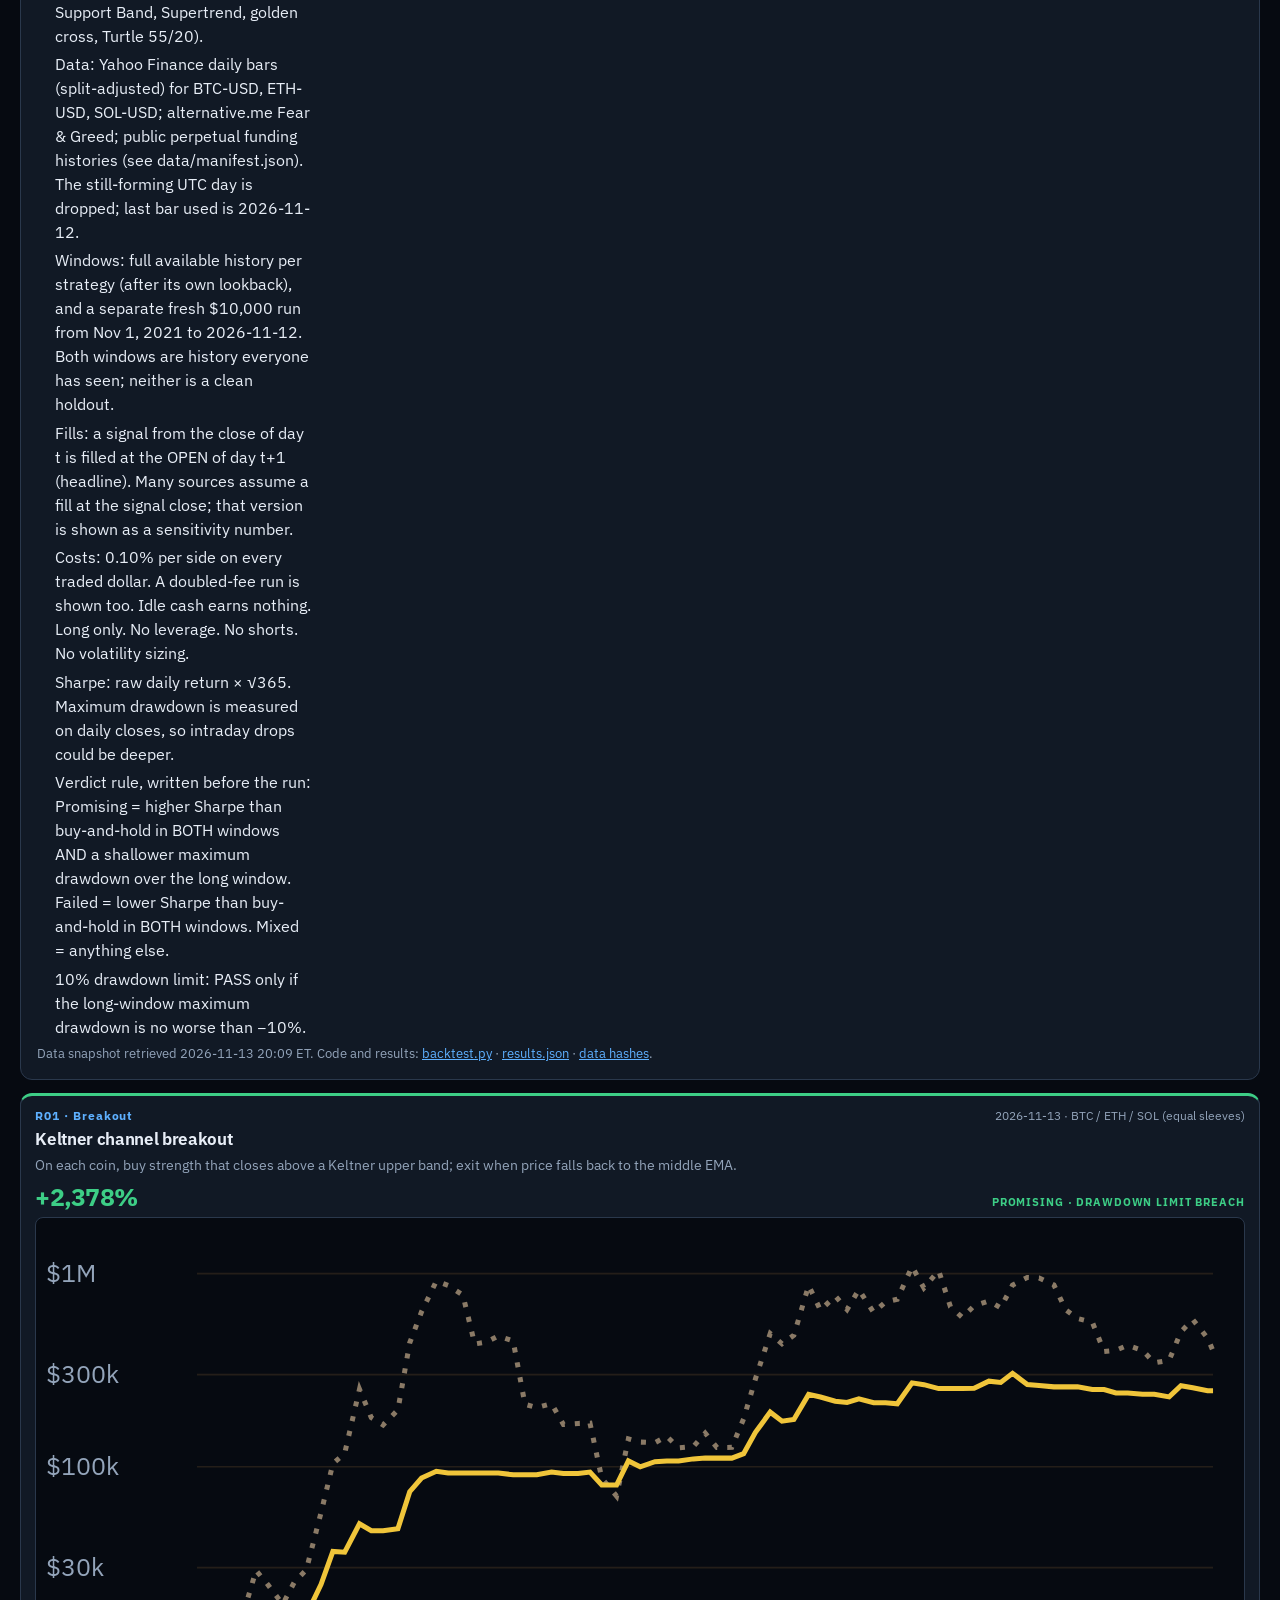
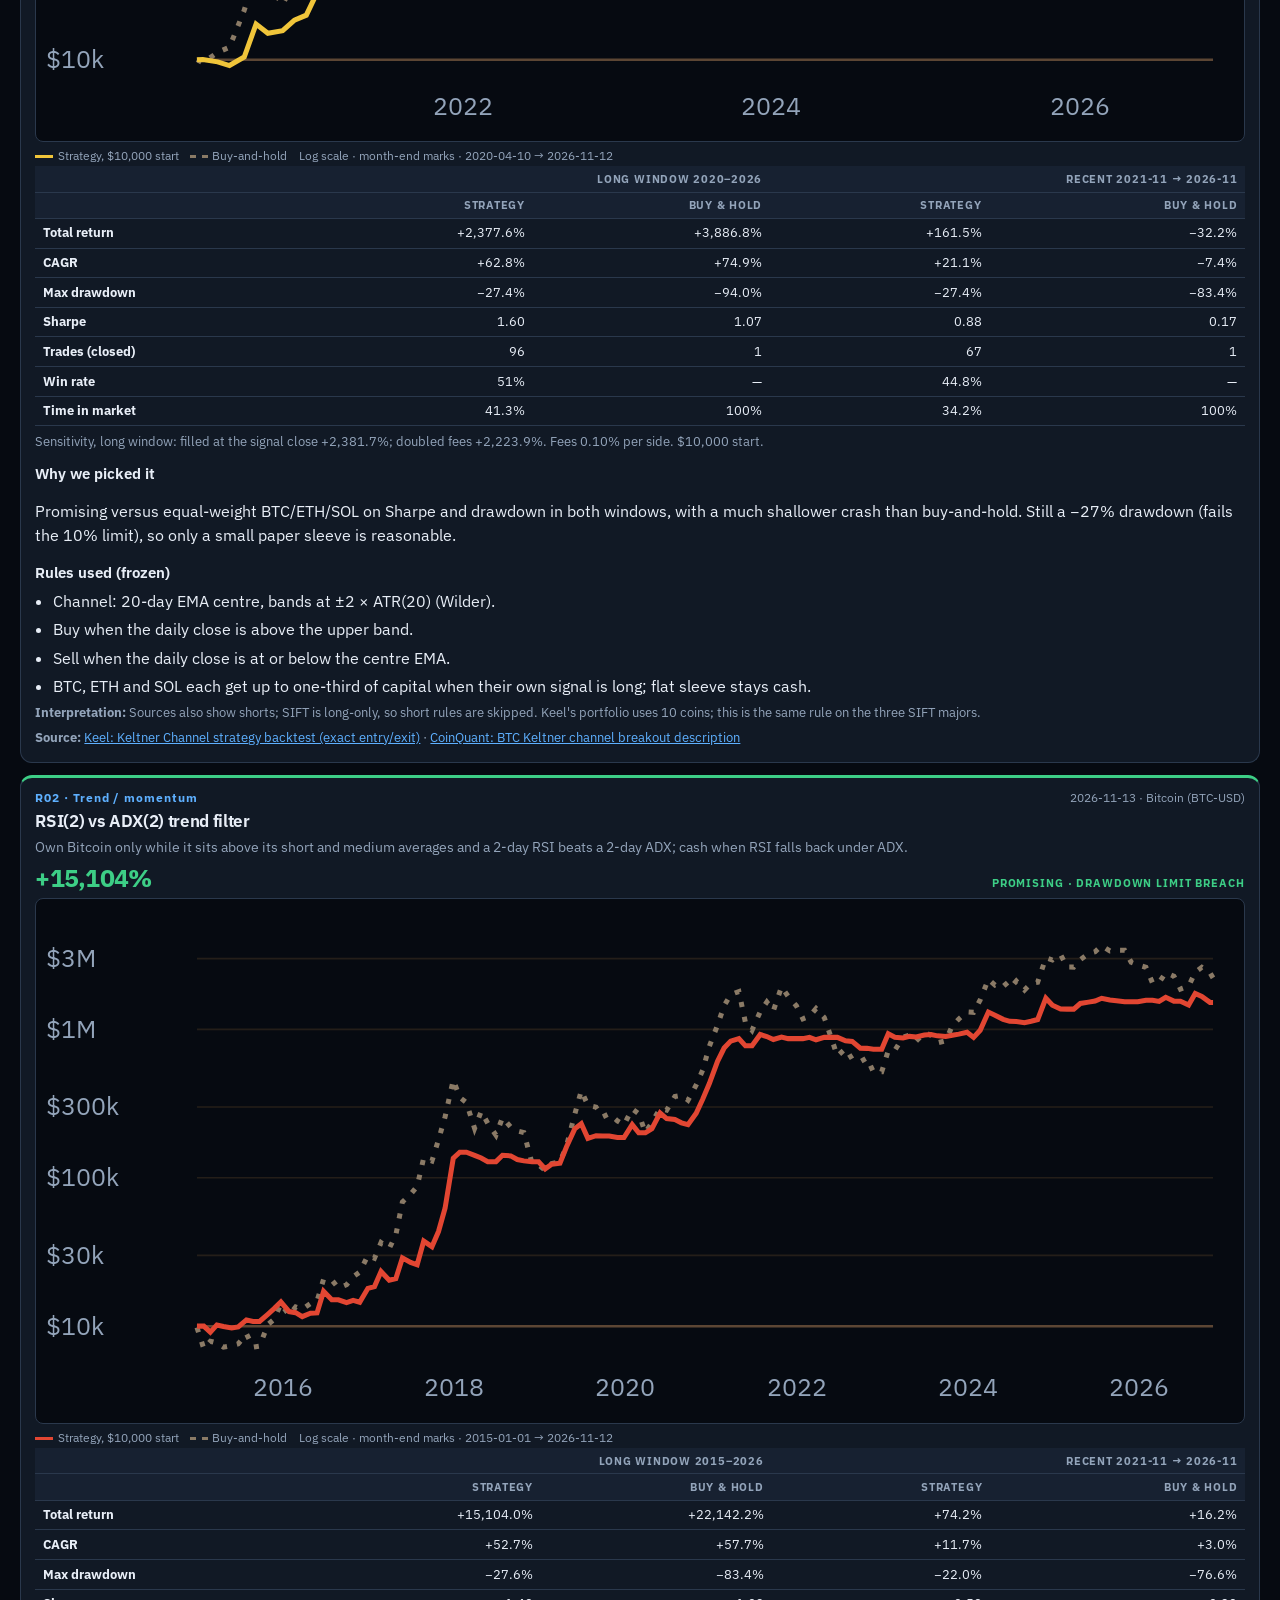
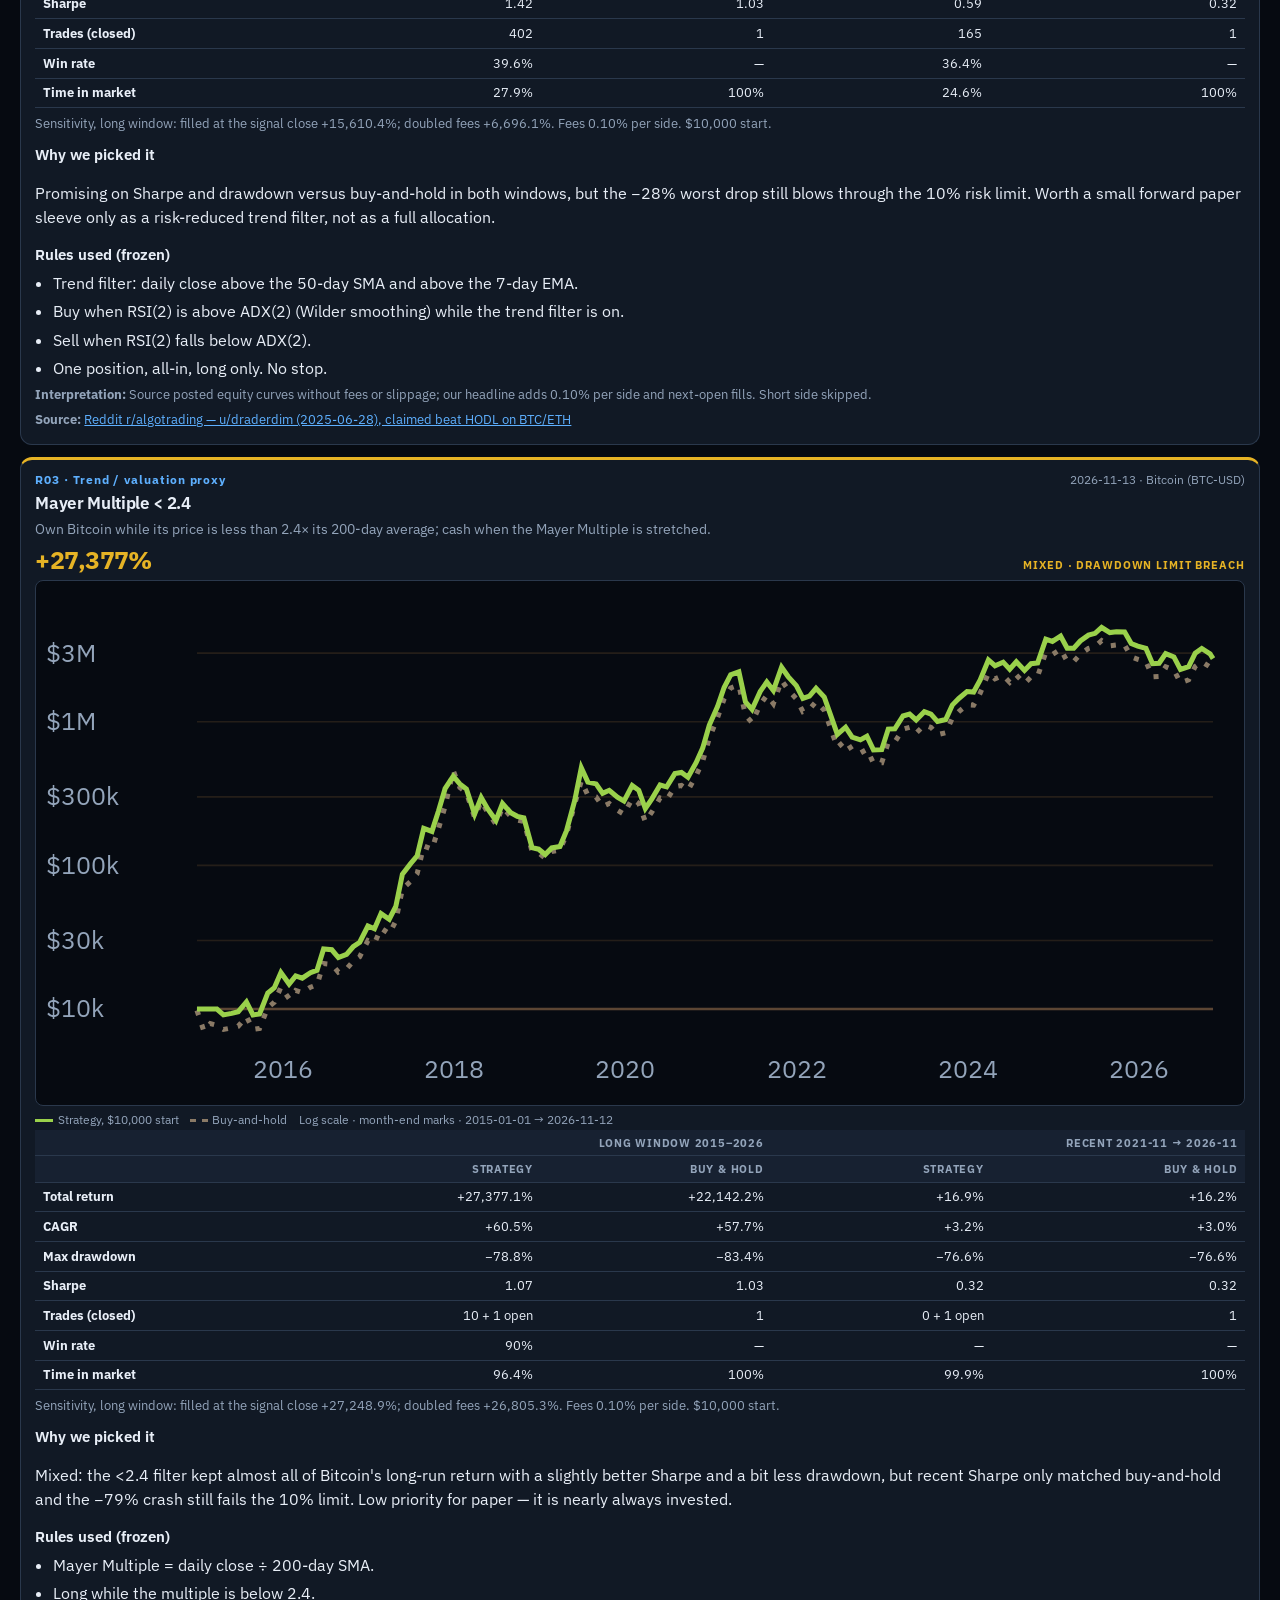
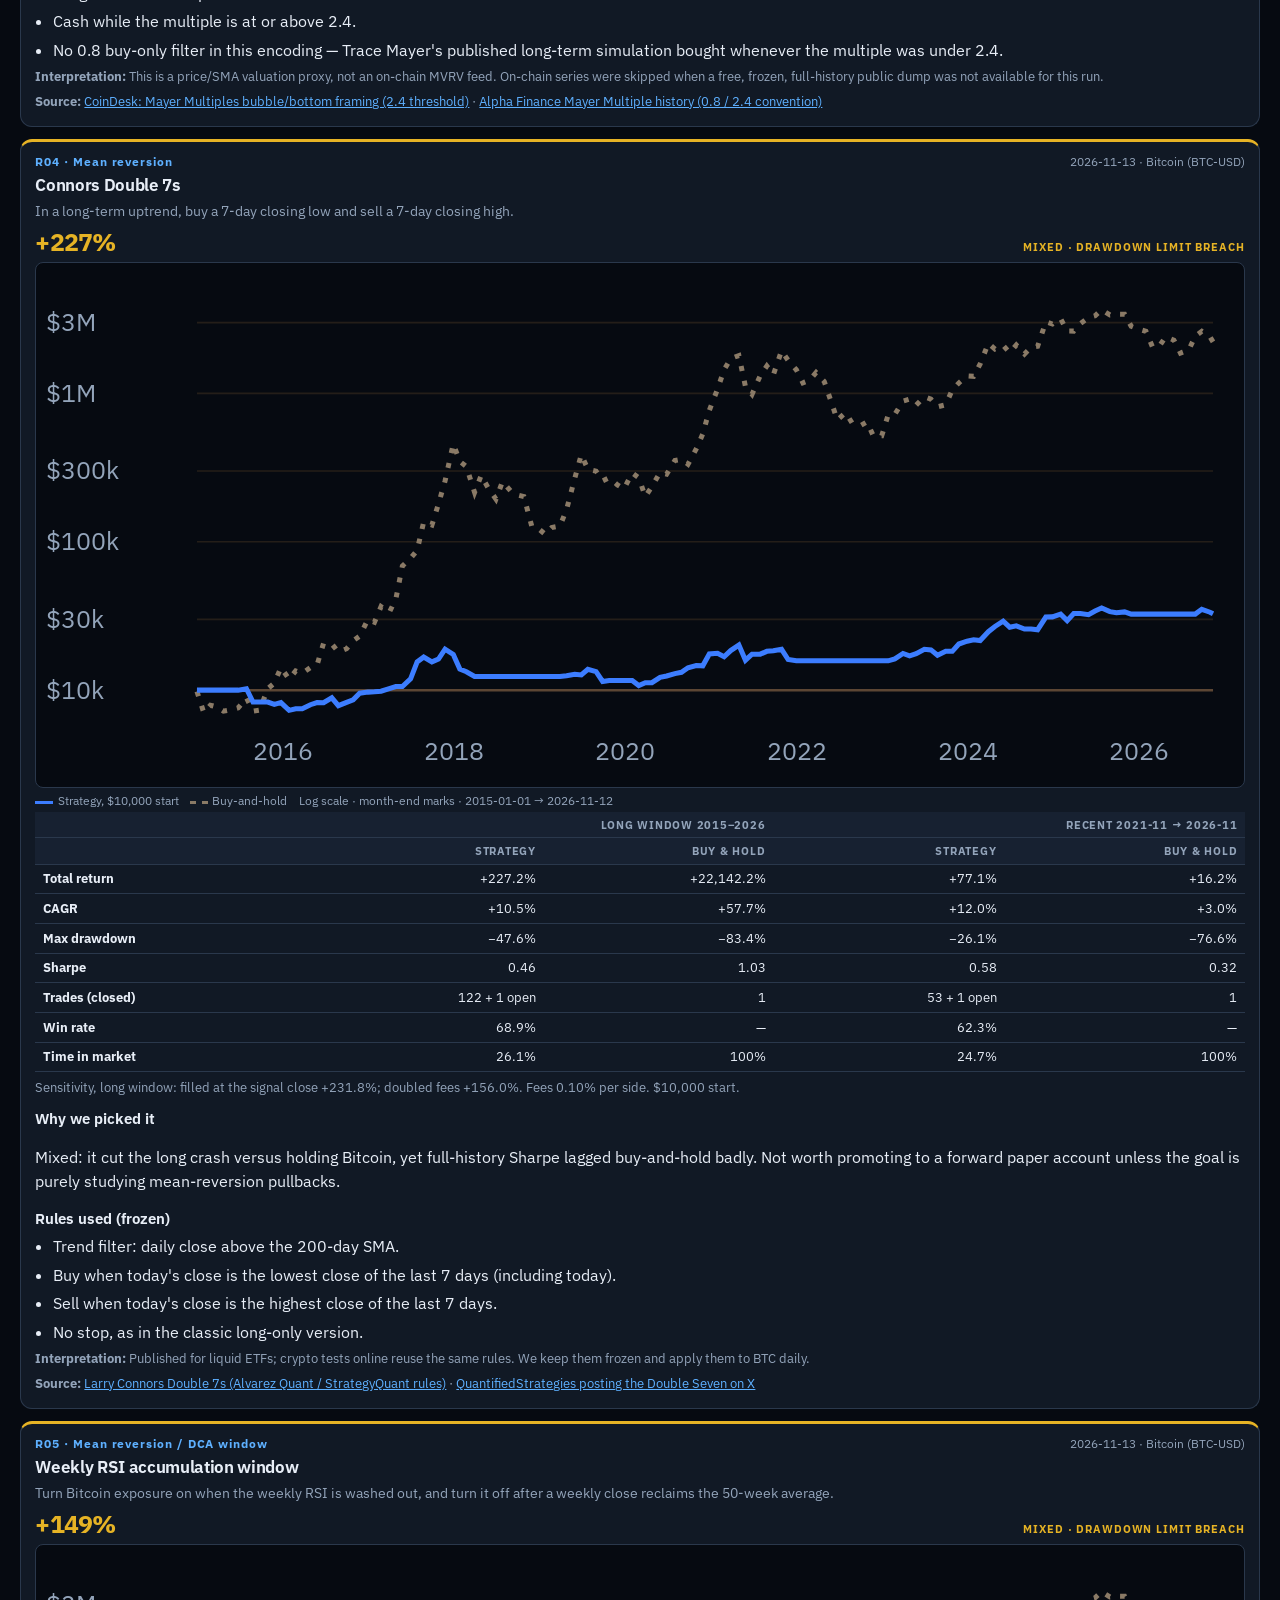
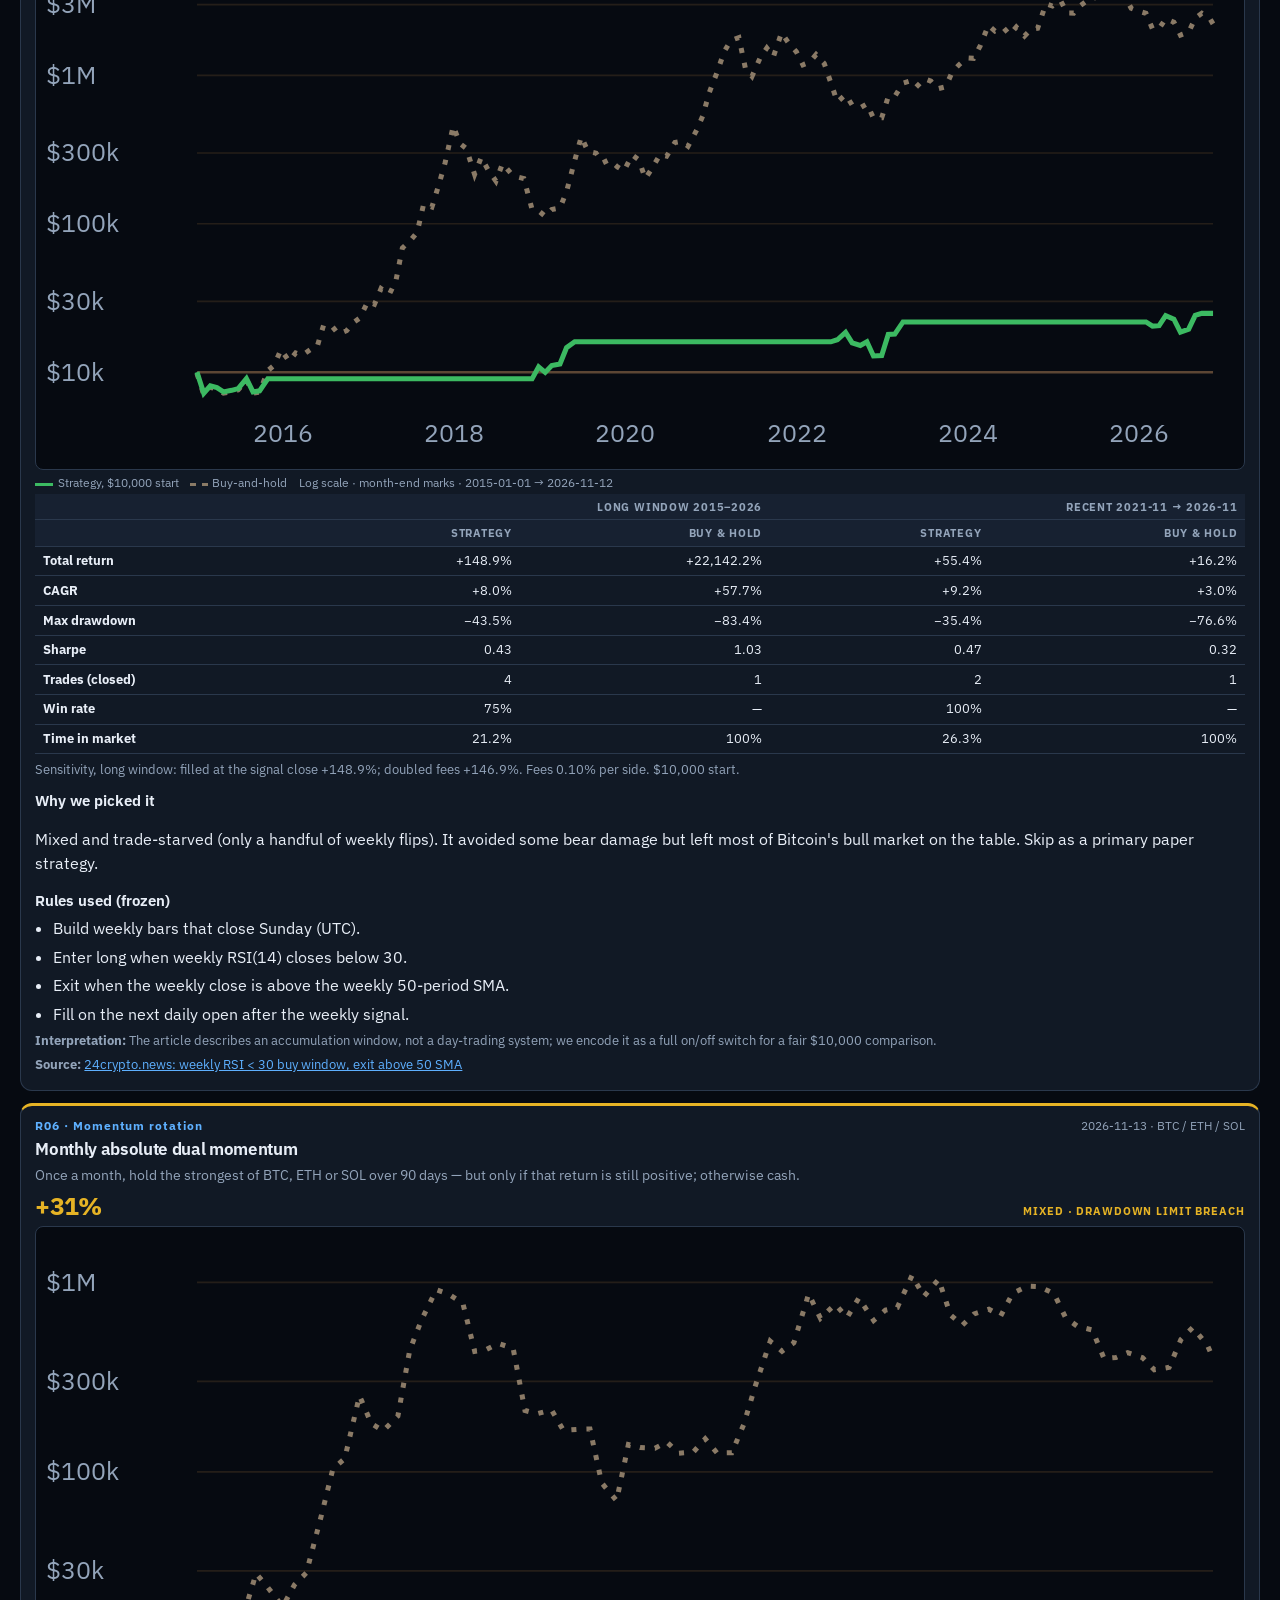
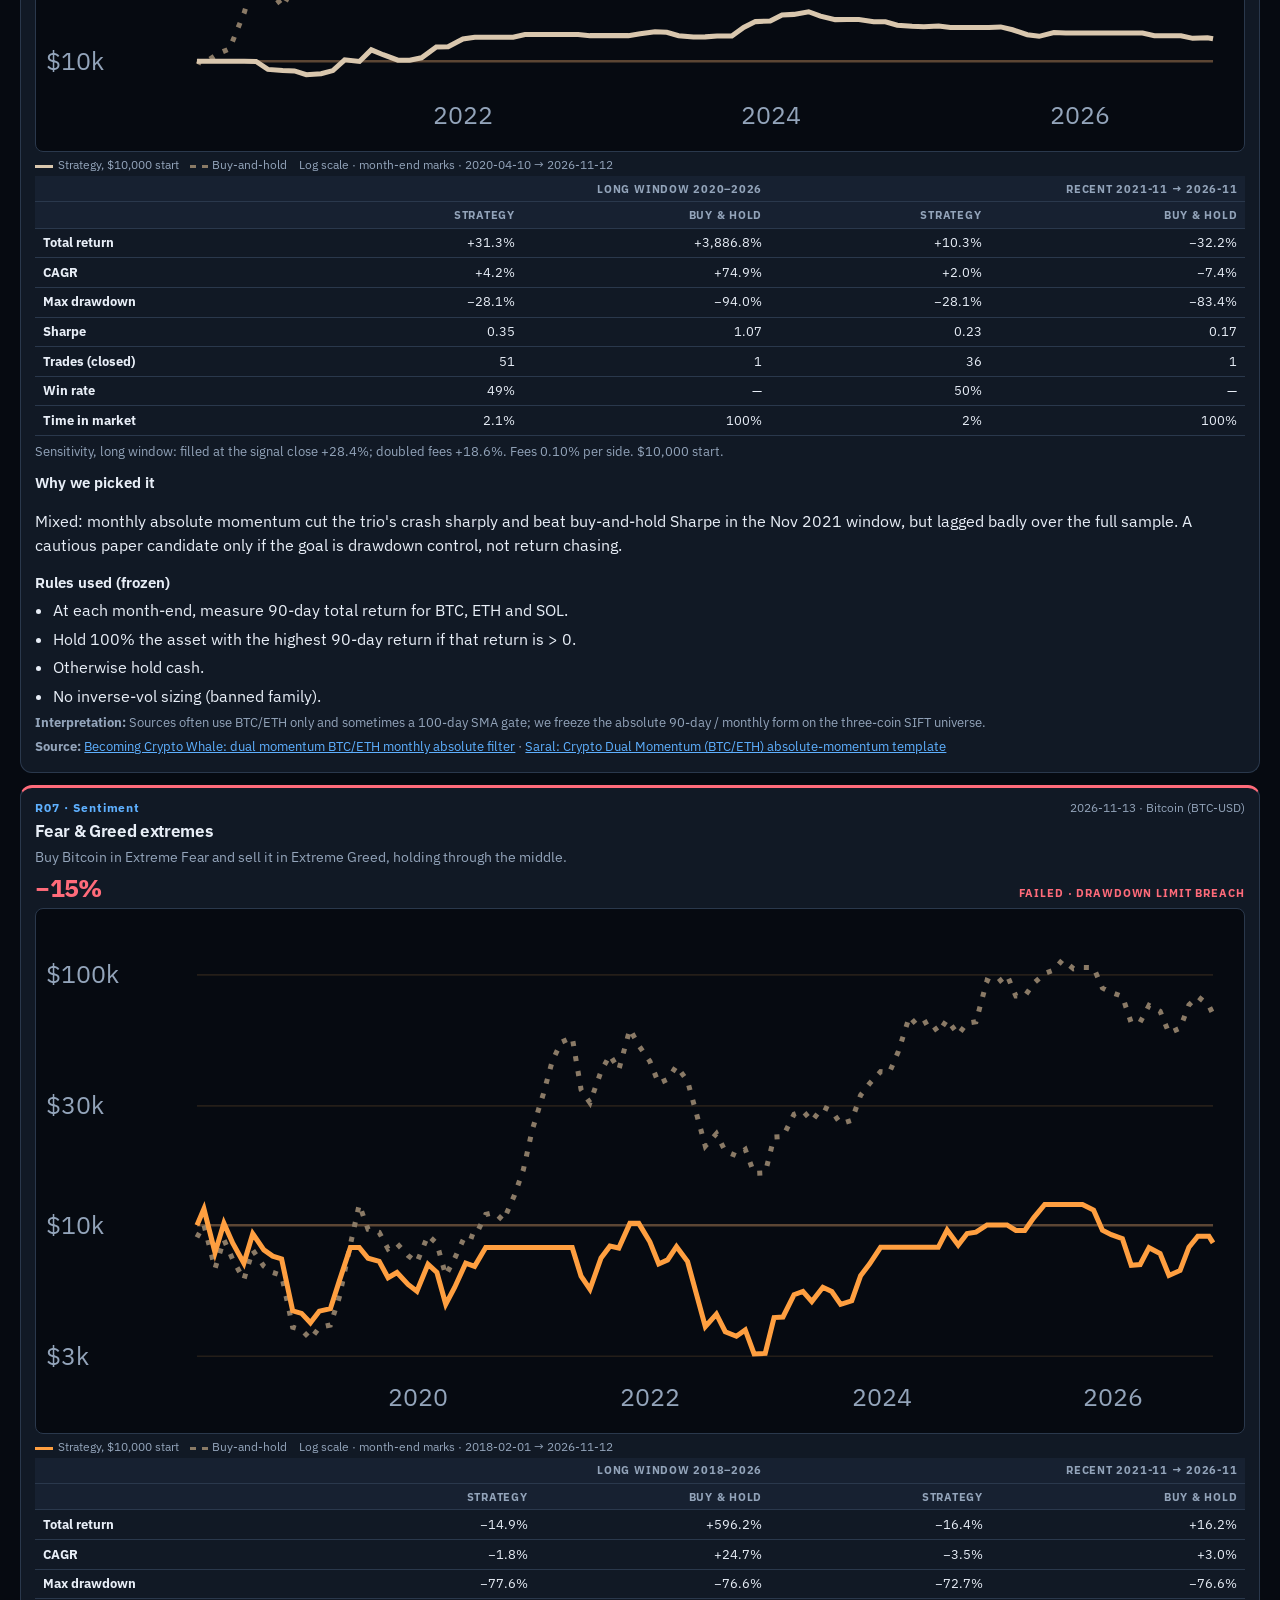
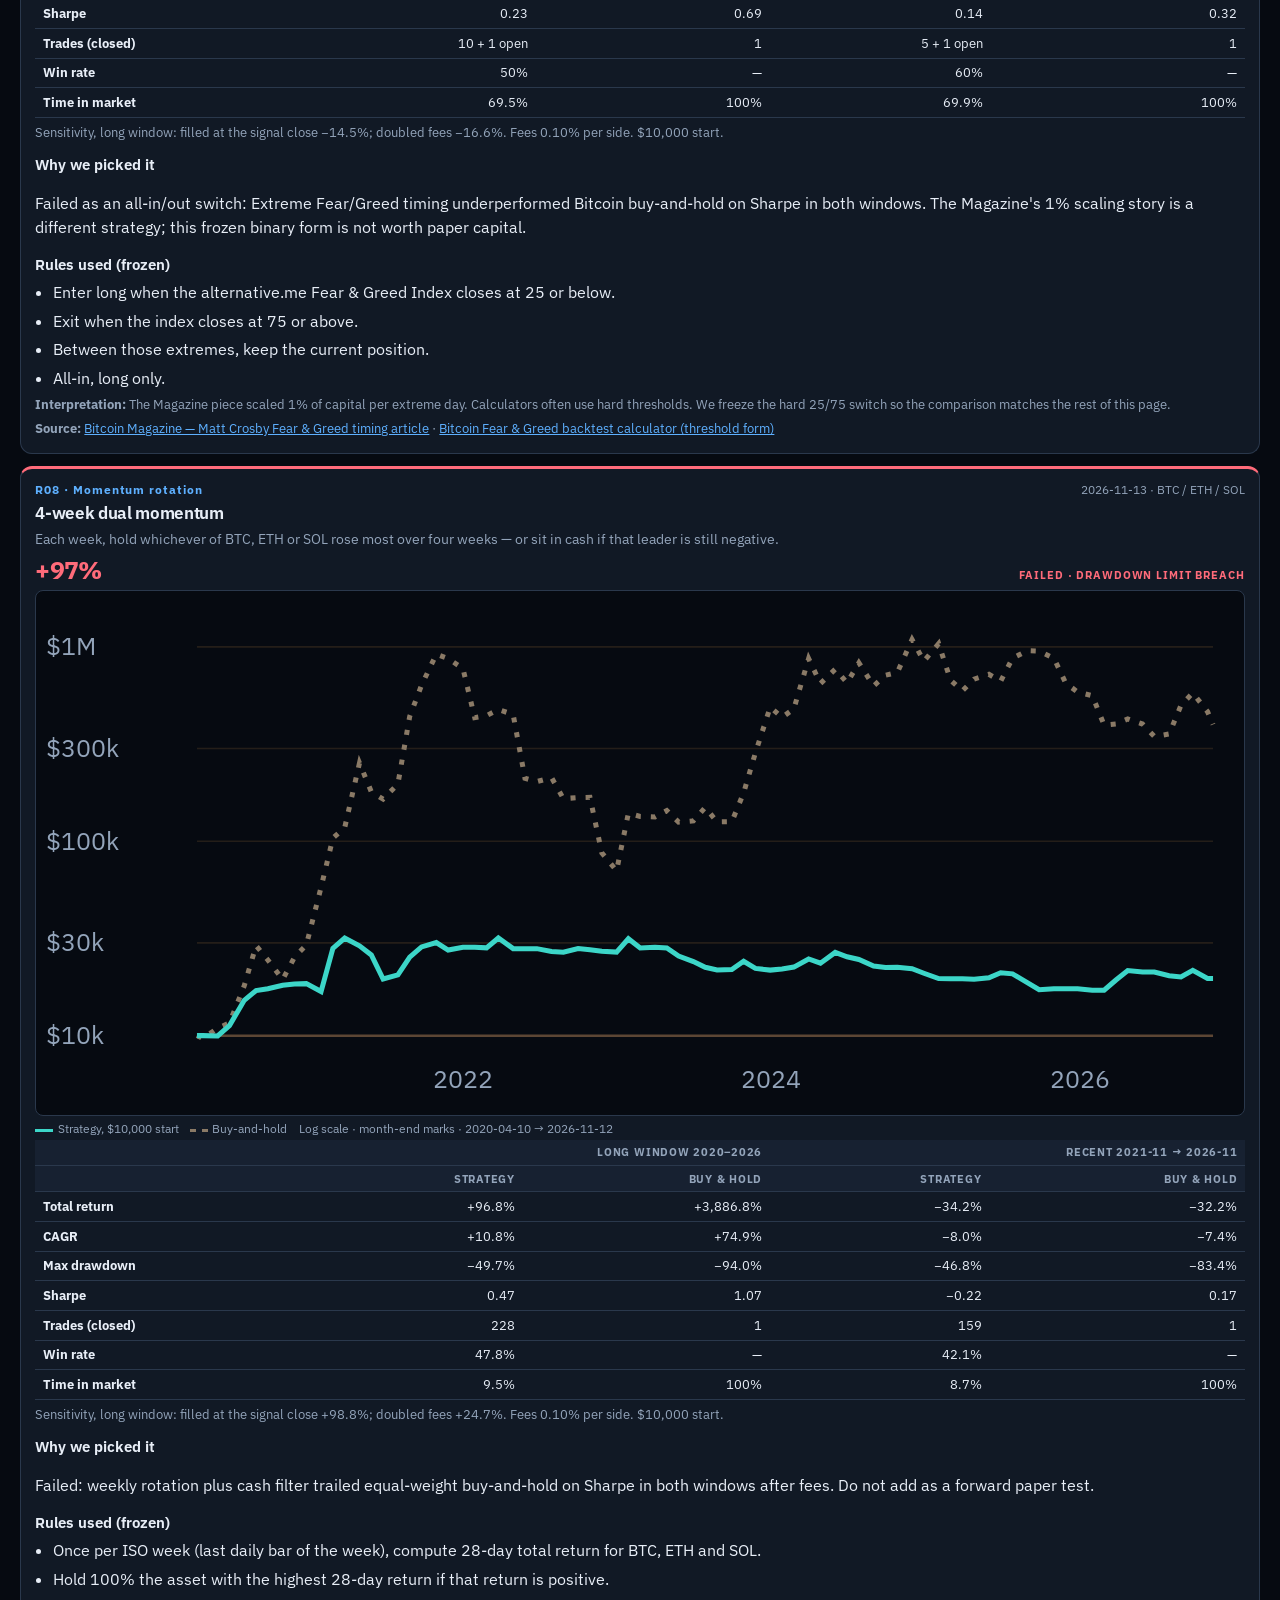
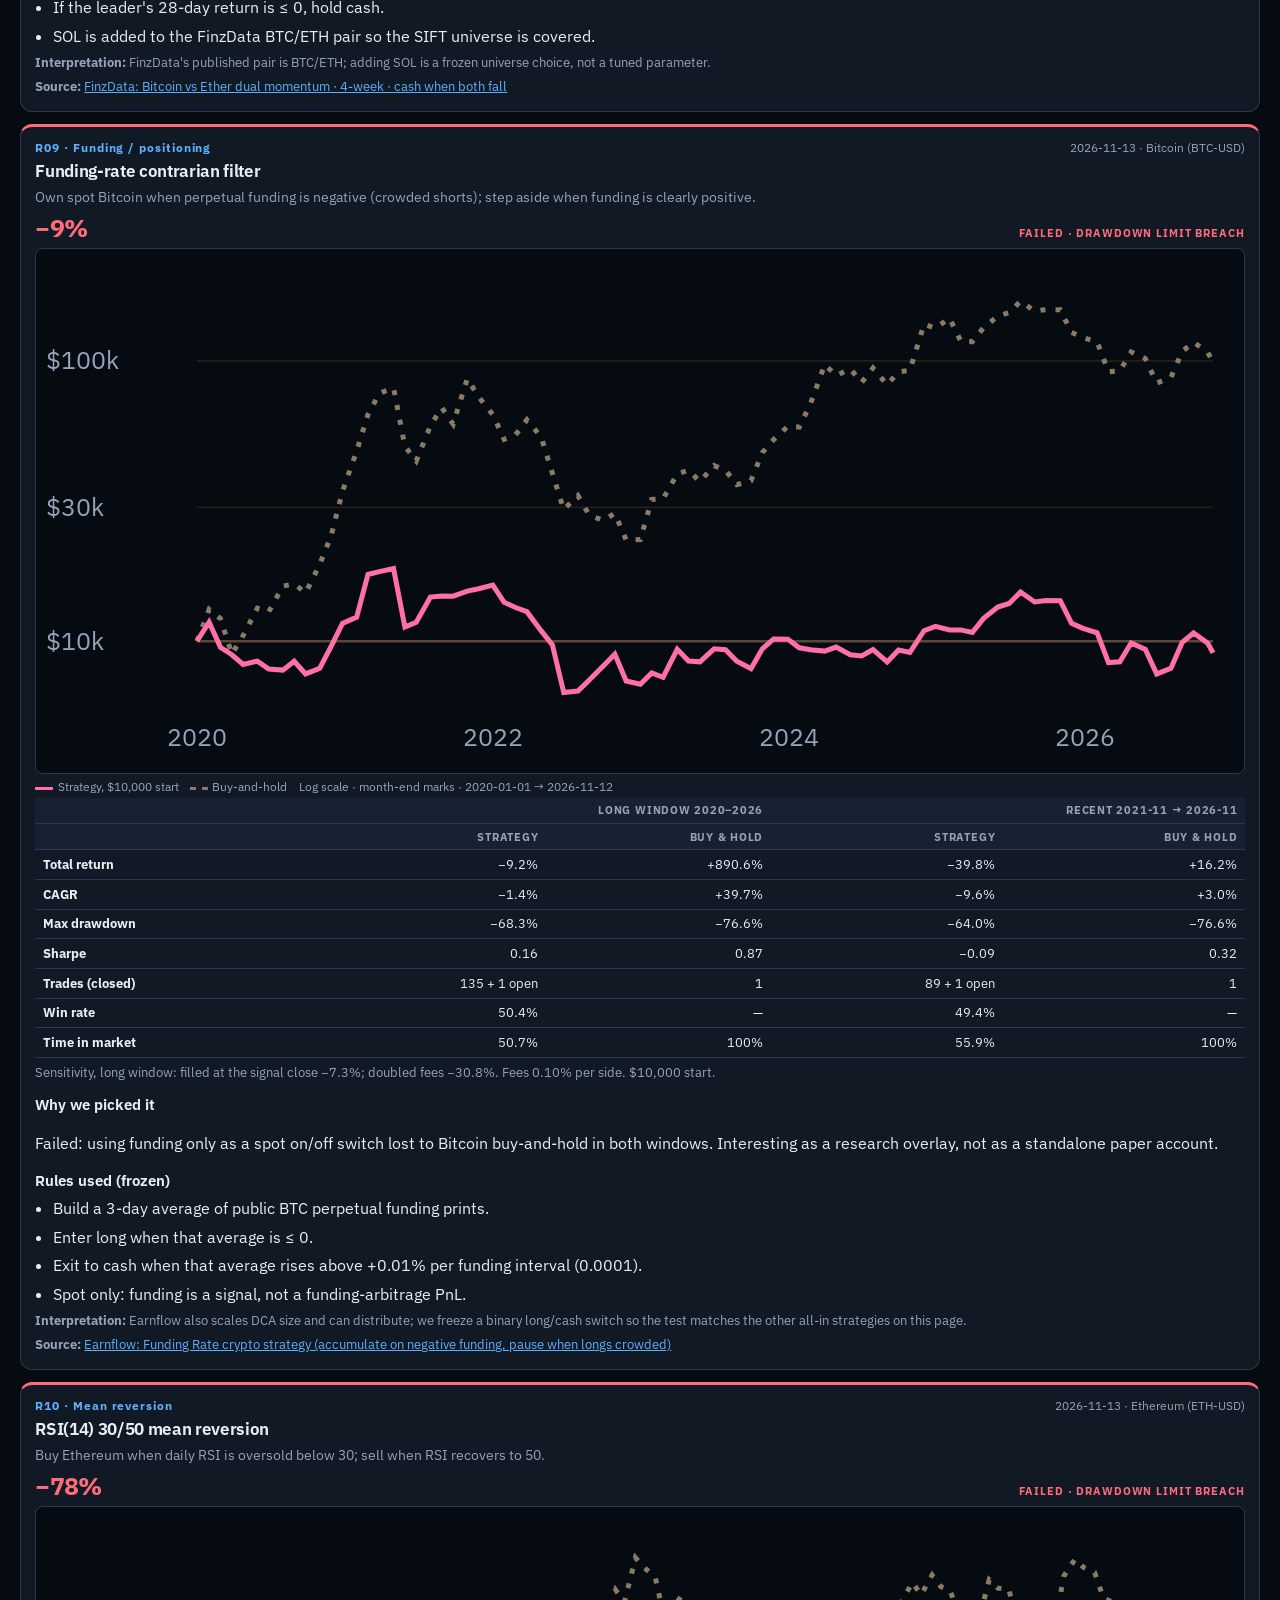
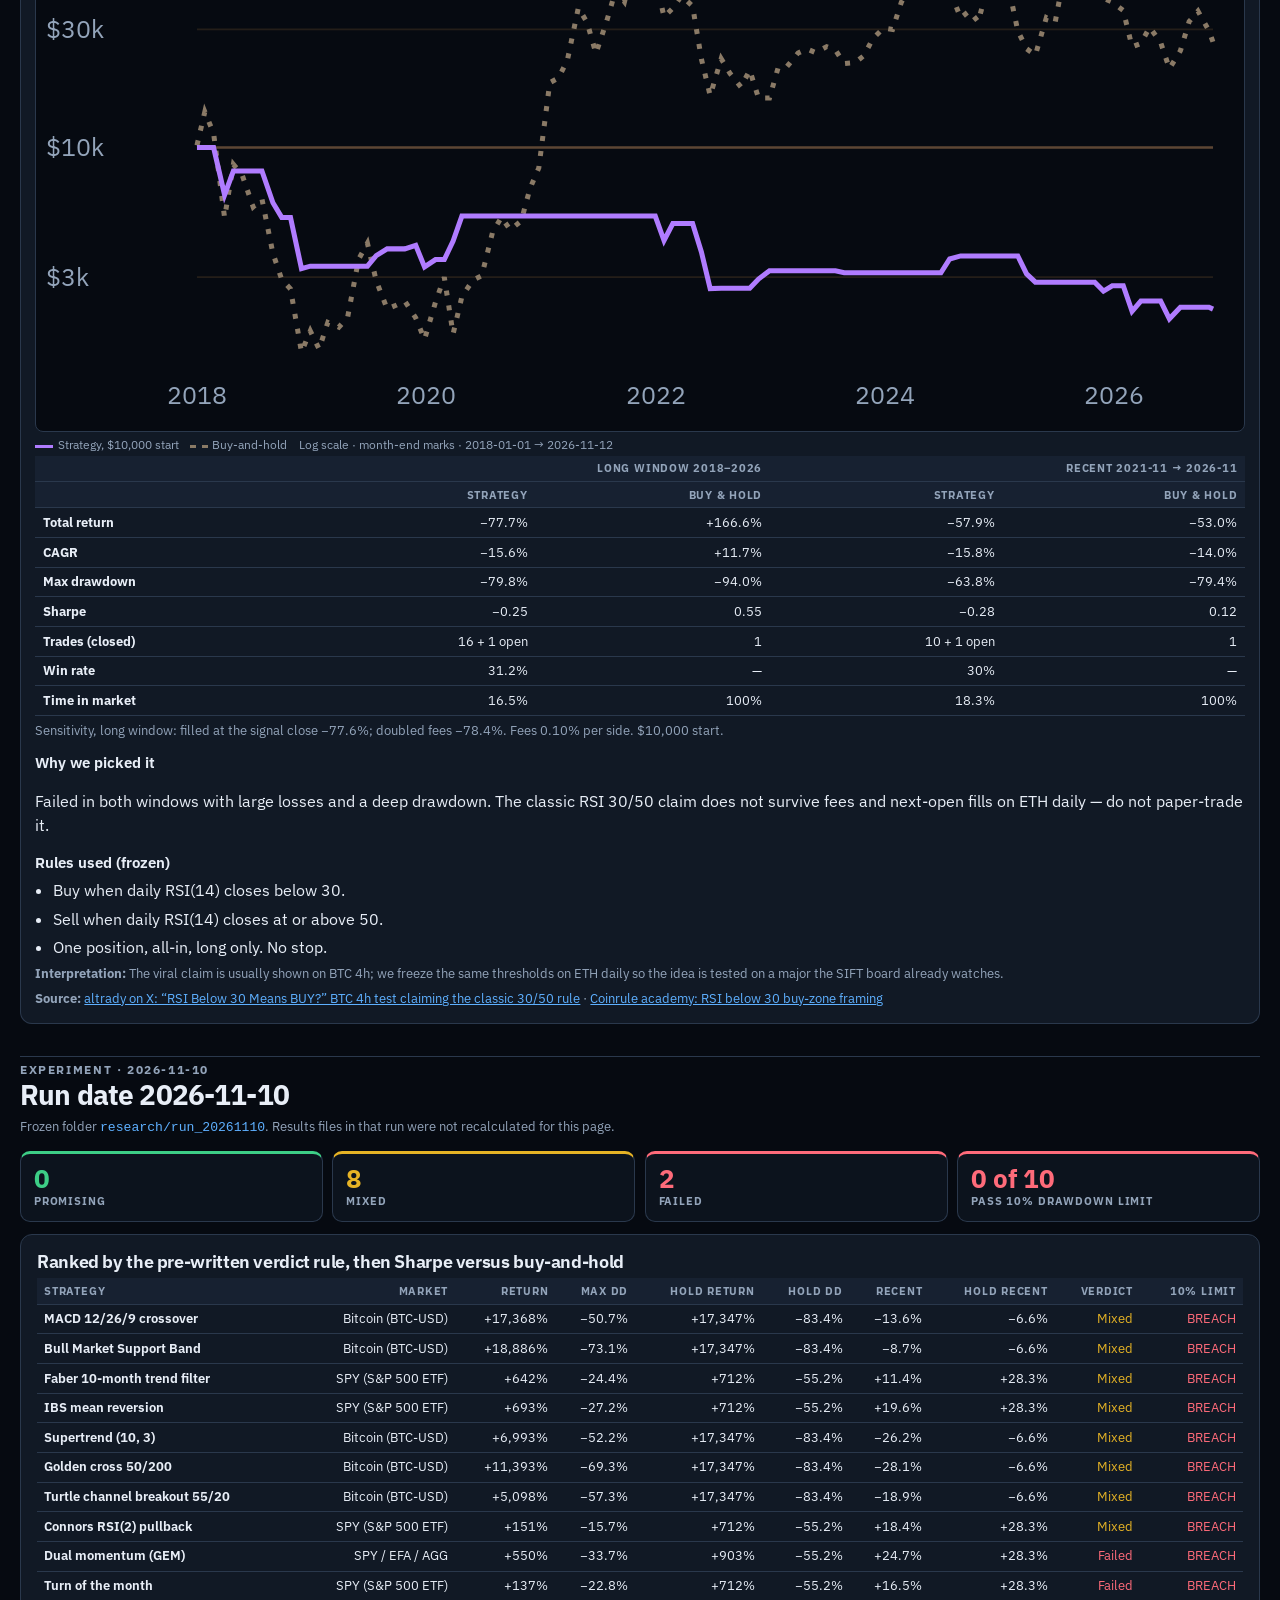
<file: research.html>
<!DOCTYPE html>
<html lang="en" data-theme="dark">
<head>
  <script>(function(){try{var t=localStorage.getItem("sift.theme");if(t==="light"||t==="dark")document.documentElement.setAttribute("data-theme",t);}catch(e){}})();</script>
  <meta charset="utf-8">
  <meta name="viewport" content="width=device-width, initial-scale=1">
  <meta http-equiv="Cache-Control" content="no-store">
  <title>Researched strategies · SIFT</title>
  <meta name="description" content="Historical backtest experiments of strategies people share online, tested with fees. These are history, not live signals and not the paper accounts on the main board. Not financial advice.">
  <meta name="theme-color" content="#0a1018">
  <meta name="application-name" content="SIFT">
  <meta name="apple-mobile-web-app-title" content="SIFT">
  <link rel="icon" href="favicon.svg" type="image/svg+xml">
  <link rel="icon" href="favicon-32.png" type="image/png" sizes="32x32">
  <link rel="icon" href="favicon-16.png" type="image/png" sizes="16x16">
  <link rel="shortcut icon" href="favicon.ico">
  <link rel="apple-touch-icon" href="apple-touch-icon.png" sizes="180x180">
  <link rel="manifest" href="site.webmanifest">
  <link rel="canonical" href="https://butlerwake-alt.github.io/sift/research.html">
  <meta property="og:type" content="website">
  <meta property="og:site_name" content="SIFT">
  <meta property="og:title" content="Researched strategies · SIFT">
  <meta property="og:description" content="Historical backtest experiments of strategies people share online, tested with fees. These are history, not live signals and not the paper accounts on the main board. Not financial advice.">
  <meta property="og:image" content="https://butlerwake-alt.github.io/sift/og-image.png">
  <meta property="og:image:width" content="1200">
  <meta property="og:image:height" content="630">
  <meta property="og:image:alt" content="SIFT — Educational paper-trading research board">
  <meta property="og:url" content="https://butlerwake-alt.github.io/sift/research.html">
  <meta name="twitter:card" content="summary_large_image">
  <meta name="twitter:title" content="Researched strategies · SIFT">
  <meta name="twitter:description" content="Historical backtest experiments of strategies people share online, tested with fees. These are history, not live signals and not the paper accounts on the main board. Not financial advice.">
  <meta name="twitter:image" content="https://butlerwake-alt.github.io/sift/og-image.png">
  <link rel="stylesheet" href="styles.css?v=202611280230">
</head>
<body id="top">
  <a class="skip-link" href="#main">Skip to content</a>
  <header class="mast">
    <nav class="site-nav" aria-label="Primary">
      <div class="nav-bar">
        <a class="nav-brand" href="index.html"><img src="favicon.svg" width="28" height="28" alt=""><span>SIFT</span></a>
        <div class="nav-panel" id="site-menu">
        <a href="bots.html">Paper Bots</a>
          <a href="index.html#leaderboard">Leaderboard</a>
        <a href="index.html#board">Strategies</a>
          <a href="scoreboard.html">Scoreboard</a>
        <a href="research.html" aria-current="page">Research</a>
        <a href="follow_money.html">Follow the Money</a>
          <a class="nav-cta" href="memescan.html">Meme Coins</a>
        <a href="qqqi.html">QQQ vs QQQI</a>
        <a href="news.html">XRP news</a>
        <a href="updates.html">Updates</a>
        <a href="index.html#method">How it works</a>
        <a href="videos.html" data-videos-nav hidden>Videos</a>
        </div>
        <button type="button" class="nav-toggle" aria-expanded="false" aria-controls="site-menu"><span class="nav-toggle-bars" aria-hidden="true"></span>Menu</button>
      </div>
    </nav>
  </header>
  <header class="sky page-sky">
    <div class="sky-copy">
      <p class="eyebrow" id="rlabel">Historical backtests · experiments 2026-11-13 and 2026-11-10</p>
      <h1>Researched strategies</h1>
      <p class="lede">Two frozen research runs of strategies people share online, each labeled by run date. These are history, not live signals and not the paper accounts on the main board.</p>
    </div>
  </header>
  <main id="main" class="wrap">
    <p><a class="back" href="index.html">Back to the paper board</a></p>
    <p class="preview" id="rpreview"><span>Historical backtest</span><span>Run 2026-11-13</span><span>Run 2026-11-10</span><span>Not financial advice</span></p>
    <section id="rruns" class="ladder" data-fold-title="Experiments on this page" data-fold-sum="Two frozen runs, labeled by date." data-fold-group="research" data-fold-id="research-runs"></section>
    <div id="rexperiments"></div>
  </main>
  <footer class="site-footer">
    <div class="footer-inner">
      <p class="footer-kicker">Paper trading, not financial advice.</p>
      <p>Past results do not predict future results. Every number here comes from a simulated $10,000 on historical daily prices, with the costs and timing described above. A strategy can look good on history and still lose money from here. Nothing on this page is a recommendation, and SIFT places no real orders.</p>
      <nav class="footer-nav" aria-label="Footer">
        <a href="index.html#leaderboard">Leaderboard</a>
        <a href="index.html#board">Strategies</a>
        <a href="scoreboard.html">Scoreboard</a>
        <a href="bots.html">Paper Bots</a>
        <a href="research.html">Research</a>
        <a href="follow_money.html">Follow the Money</a>
        <a class="nav-cta" href="memescan.html">Meme Coins</a>
        <a href="qqqi.html">QQQ vs QQQI</a>
        <a href="news.html">XRP news</a>
        <a href="updates.html">Updates</a>
        <a href="index.html#method">How it works</a>
      <a href="videos.html" data-videos-nav hidden>Videos</a>
      </nav>
      <p class="footer-updated">Simulated research. Not a live brokerage.</p>
    </div>
  </footer>
  <nav class="tabbar" aria-label="Mobile">
    <a href="index.html"><span>Home</span></a>
    <a href="index.html#board"><span>Strategies</span></a>
    <a href="follow_money.html" aria-label="Follow the Money"><span>Money</span></a>
    <a href="memescan.html"><span>Memes</span></a>
    <a href="news.html"><span>News</span></a>
    <a href="qqqi.html"><span>QQQI</span></a>
    <a href="updates.html"><span>Updates</span></a>
  <a href="videos.html" data-videos-nav hidden><span>Videos</span></a>
  </nav>
  <a class="to-top" href="#top" aria-label="Back to top">↑</a>
  <script src="research_data.js?v=202611272043"></script>
  <script src="research.js?v=202611272043"></script>
  <script>renderResearch();</script>
  <script src="site-config.js?v=202611280230"></script>
  <script src="site-chrome.js?v=202611280230"></script>
</body>
</html>
</file>
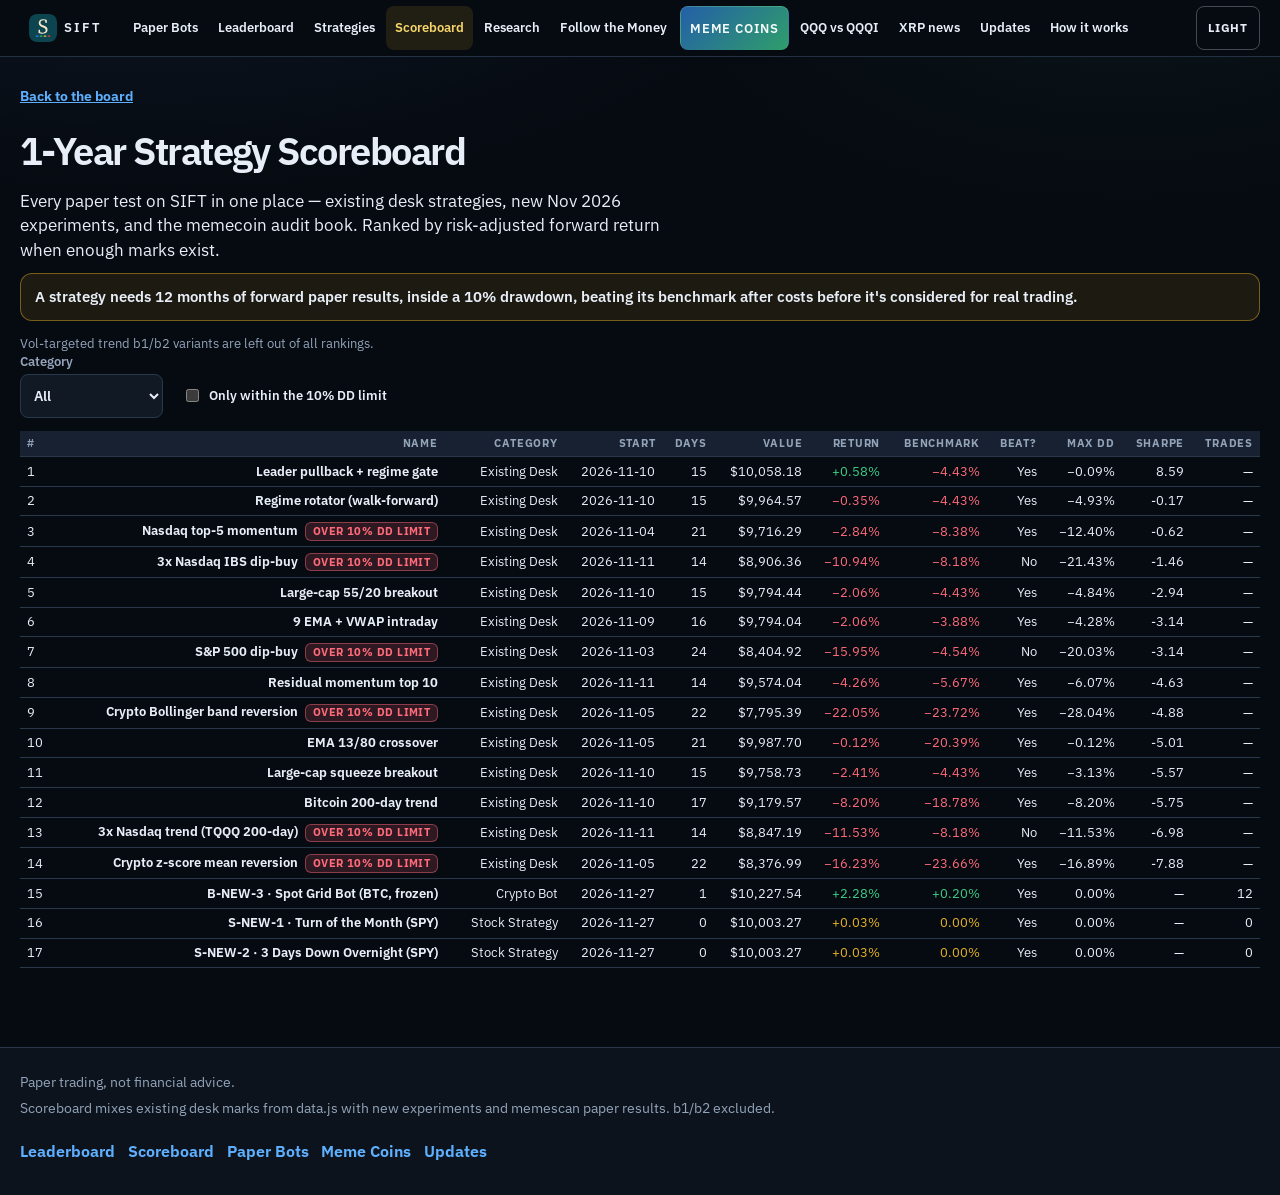
<file: scoreboard.html>
<!DOCTYPE html>
<html lang="en" data-theme="dark">
<head>
  <script>(function(){try{var t=localStorage.getItem("sift.theme");if(t==="light"||t==="dark")document.documentElement.setAttribute("data-theme",t);}catch(e){}})();</script>
  <meta charset="utf-8">
  <meta name="viewport" content="width=device-width, initial-scale=1">
  <meta http-equiv="Cache-Control" content="no-store">
  <title>1-Year Strategy Scoreboard · SIFT</title>
  <meta name="description" content="Paper-only scoreboard ranking SIFT forward tests. Not financial advice.">
  <meta name="theme-color" content="#0a1018">
  <link rel="icon" href="favicon.svg" type="image/svg+xml">
  <link rel="stylesheet" href="styles.css?v=202611280230">
</head>
<body id="top">
  <a class="skip-link" href="#main">Skip to content</a>
  <header class="mast">
    <nav class="site-nav" aria-label="Primary">
      <div class="nav-bar">
        <a class="nav-brand" href="index.html"><img src="favicon.svg" width="28" height="28" alt=""><span>SIFT</span></a>
        <div class="nav-panel" id="site-menu">
          <a href="bots.html">Paper Bots</a>
          <a href="index.html#leaderboard">Leaderboard</a>
          <a href="index.html#board">Strategies</a>
          <a href="scoreboard.html" aria-current="page">Scoreboard</a>
          <a href="research.html">Research</a>
          <a href="follow_money.html">Follow the Money</a>
          <a class="nav-cta" href="memescan.html">Meme Coins</a>
          <a href="qqqi.html">QQQ vs QQQI</a>
          <a href="news.html">XRP news</a>
          <a href="updates.html">Updates</a>
          <a href="index.html#method">How it works</a>
          <a href="videos.html" data-videos-nav hidden>Videos</a>
        </div>
        <button type="button" class="nav-toggle" aria-expanded="false" aria-controls="site-menu"><span class="nav-toggle-bars" aria-hidden="true"></span>Menu</button>
      </div>
    </nav>
  </header>
  <main id="main" class="wrap">
    <p><a class="back" href="index.html">Back to the board</a></p>
    <h1>1-Year Strategy Scoreboard</h1>
    <p class="lede">Every paper test on SIFT in one place — existing desk strategies, new Nov 2026 experiments, and the memecoin audit book. Ranked by risk-adjusted forward return when enough marks exist.</p>
    <p class="score-banner">A strategy needs 12 months of forward paper results, inside a 10% drawdown, beating its benchmark after costs before it's considered for real trading.</p>
    <p class="meta" id="exclude-note">Vol-targeted trend b1/b2 variants are left out of all rankings.</p>
    <div class="score-filters" role="group" aria-label="Filters">
      <label>Category
        <select id="filter-cat">
          <option value="all">All</option>
          <option value="Stock Strategy">Stock Strategy</option>
          <option value="Crypto Bot">Crypto Bot</option>
          <option value="Memecoin Audit">Memecoin Audit</option>
          <option value="Existing Desk">Existing Desk</option>
        </select>
      </label>
      <label class="chk"><input type="checkbox" id="filter-dd"> Only within the 10% DD limit</label>
    </div>
    <div class="rtable lb-scroll" id="scoreboard-mount"><p class="meta">Loading scoreboard…</p></div>
  </main>
  <footer class="site-footer">
    <div class="footer-inner">
      <p class="footer-kicker">Paper trading, not financial advice.</p>
      <p>Scoreboard mixes existing desk marks from data.js with new experiments and memescan paper results. b1/b2 excluded.</p>
      <nav class="footer-nav" aria-label="Footer">
        <a href="index.html#leaderboard">Leaderboard</a>
        <a href="scoreboard.html">Scoreboard</a>
        <a href="bots.html">Paper Bots</a>
        <a href="memescan.html">Meme Coins</a>
        <a href="updates.html">Updates</a>
      </nav>
    </div>
  </footer>
  <nav class="tabbar" aria-label="Mobile">
    <a href="index.html"><span>Home</span></a>
    <a href="scoreboard.html" aria-current="page"><span>Score</span></a>
    <a href="bots.html"><span>Paper Bots</span></a>
    <a href="memescan.html"><span>Memes</span></a>
    <a href="index.html#board"><span>More</span></a>
  </nav>
  <a class="to-top" href="#top" aria-label="Back to top">↑</a>
  <script src="site-config.js?v=202611280230"></script>
  <script src="data.js?v=202611280230"></script>
  <script src="new_experiments_data.js?v=202611280230"></script>
  <script src="scoreboard.js?v=202611280230"></script>
  <script src="site-chrome.js?v=202611280230"></script>
</body>
</html>
</file>
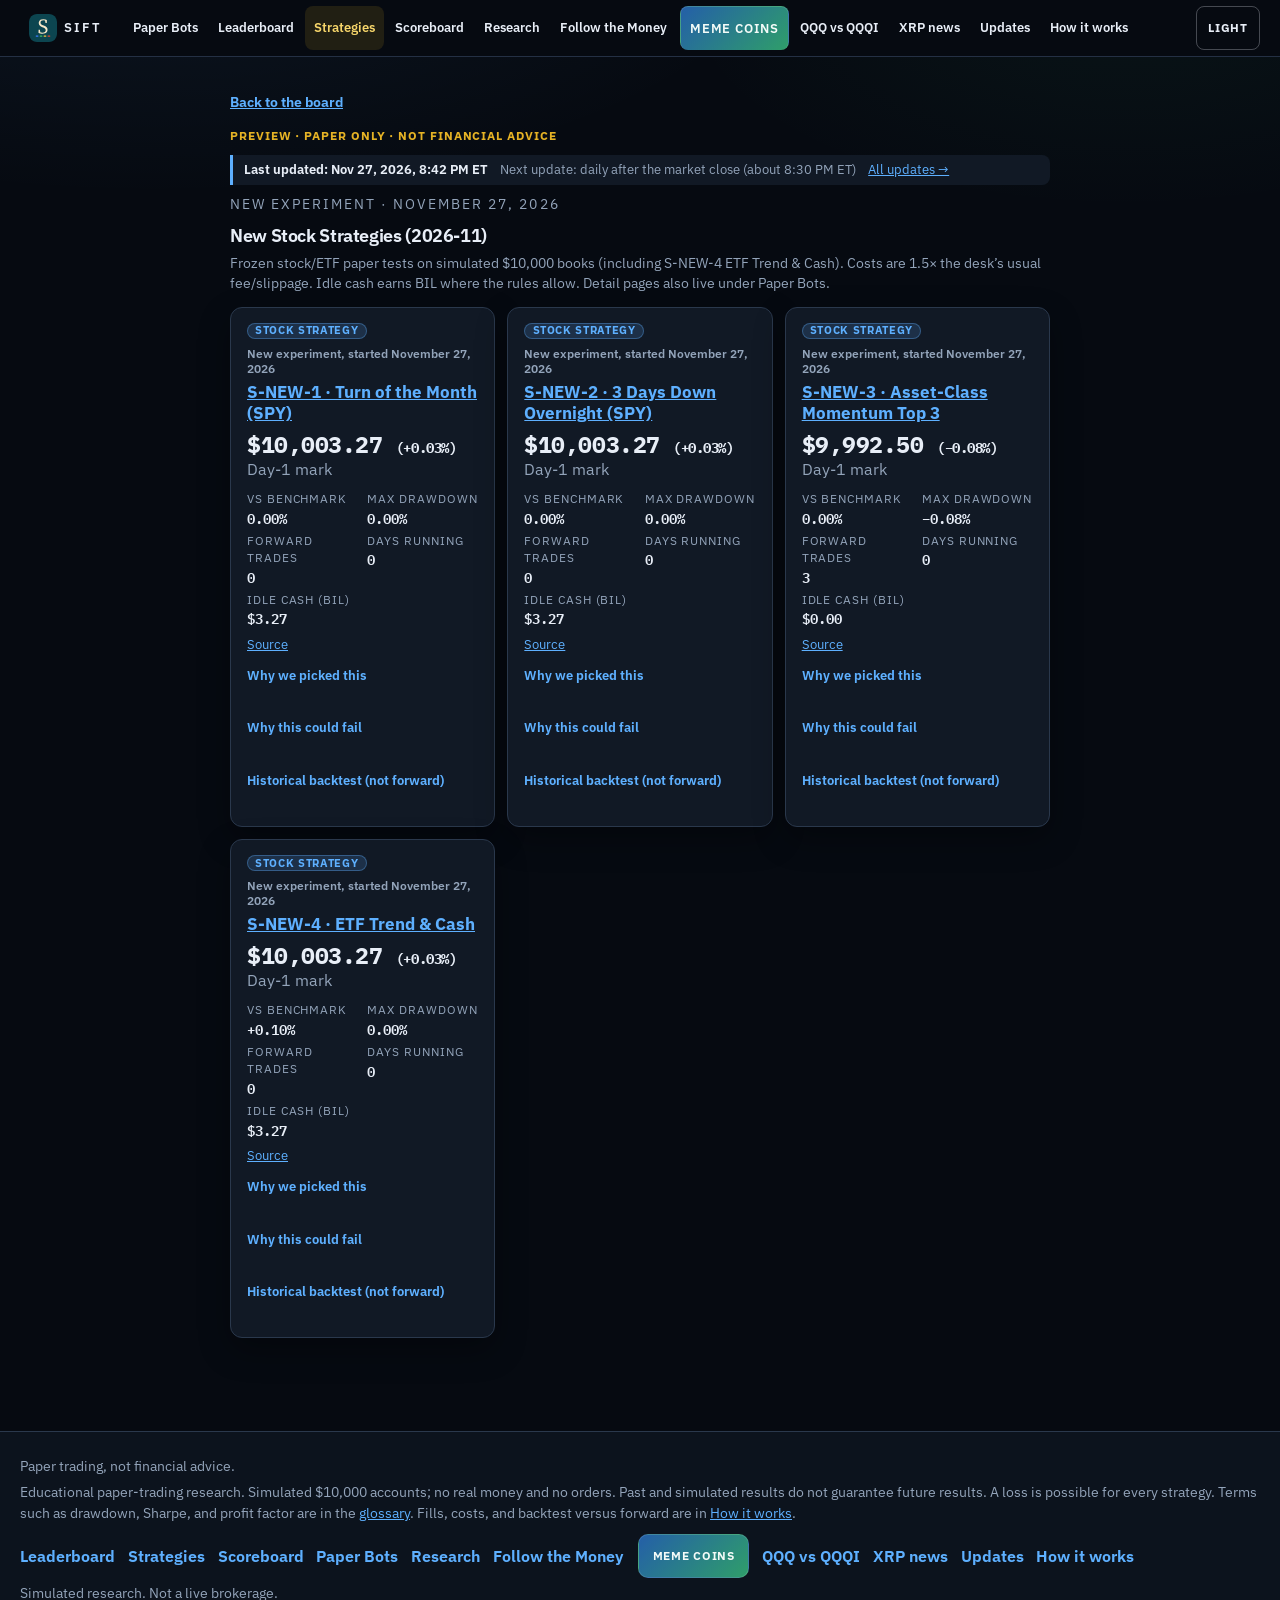
<file: strategy.html>
<!DOCTYPE html>
<html lang="en" data-theme="dark">
<head>
  <script>(function(){try{var t=localStorage.getItem("sift.theme");if(t==="light"||t==="dark")document.documentElement.setAttribute("data-theme",t);}catch(e){}})();</script>
  <meta charset="utf-8">
  <meta name="viewport" content="width=device-width, initial-scale=1">
  <meta http-equiv="Cache-Control" content="no-store">
  <title>Strategy · SIFT</title>
  <meta name="description" content="Paper-only strategy detail. Simulated $10,000. No live orders. Not financial advice.">
  <meta name="theme-color" content="#0a1018">
  <meta name="application-name" content="SIFT">
  <meta name="apple-mobile-web-app-title" content="SIFT">
  <link rel="icon" href="favicon.svg" type="image/svg+xml">
  <link rel="icon" href="favicon-32.png" type="image/png" sizes="32x32">
  <link rel="icon" href="favicon-16.png" type="image/png" sizes="16x16">
  <link rel="shortcut icon" href="favicon.ico">
  <link rel="apple-touch-icon" href="apple-touch-icon.png" sizes="180x180">
  <link rel="manifest" href="site.webmanifest">
  <link rel="canonical" href="https://butlerwake-alt.github.io/sift/strategy.html">
  <meta property="og:type" content="website">
  <meta property="og:site_name" content="SIFT">
  <meta property="og:title" content="Strategy · SIFT">
  <meta property="og:description" content="Paper-only strategy detail. Simulated $10,000. No live orders. Not financial advice.">
  <meta property="og:image" content="https://butlerwake-alt.github.io/sift/og-image.png">
  <meta property="og:image:width" content="1200">
  <meta property="og:image:height" content="630">
  <meta property="og:image:alt" content="SIFT — Educational paper-trading research board">
  <meta property="og:url" content="https://butlerwake-alt.github.io/sift/strategy.html">
  <meta name="twitter:card" content="summary_large_image">
  <meta name="twitter:title" content="Strategy · SIFT">
  <meta name="twitter:description" content="Paper-only strategy detail. Simulated $10,000. No live orders. Not financial advice.">
  <meta name="twitter:image" content="https://butlerwake-alt.github.io/sift/og-image.png">
  <link rel="stylesheet" href="styles.css?v=202611280230">
</head>
<body id="top">
  <a class="skip-link" href="#main">Skip to content</a>
  <header class="mast">
    <nav class="site-nav" aria-label="Primary">
      <div class="nav-bar">
        <a class="nav-brand" href="index.html"><img src="favicon.svg" width="28" height="28" alt=""><span>SIFT</span></a>
        <div class="nav-panel" id="site-menu">
        <a href="bots.html">Paper Bots</a>
          <a href="index.html#leaderboard">Leaderboard</a>
        <a href="index.html#board" aria-current="page">Strategies</a>
          <a href="scoreboard.html">Scoreboard</a>
        <a href="research.html">Research</a>
        <a href="follow_money.html">Follow the Money</a>
          <a class="nav-cta" href="memescan.html">Meme Coins</a>
        <a href="qqqi.html">QQQ vs QQQI</a>
        <a href="news.html">XRP news</a>
        <a href="updates.html">Updates</a>
        <a href="index.html#method">How it works</a>
        <a href="videos.html" data-videos-nav hidden>Videos</a>
        </div>
        <button type="button" class="nav-toggle" aria-expanded="false" aria-controls="site-menu"><span class="nav-toggle-bars" aria-hidden="true"></span>Menu</button>
      </div>
    </nav>
  </header>
  <main id="main" class="page">
    <p><a class="back" href="index.html">Back to the board</a></p>
    <p class="preview"><span>PREVIEW</span><span>Paper only · not financial advice</span></p>
    <p class="updated-stamp" id="updated-stamp"><b id="stamp-when">Last updated: Nov 27, 2026, 8:42 PM ET</b><span class="stamp-next">Next update: daily after the market close (about 8:30 PM ET)</span><a href="updates.html">All updates →</a></p>
    <div id="detail"></div>
    <section class="new-stock-section" id="new-stock-strategies" aria-labelledby="new-stock-title">
      <div class="section-head">
        <p class="desk-label">New experiment · November 27, 2026</p>
        <h2 id="new-stock-title">New Stock Strategies (2026-11)</h2>
        <p>Frozen stock/ETF paper tests on simulated $10,000 books (including S-NEW-4 ETF Trend &amp; Cash). Costs are 1.5× the desk’s usual fee/slippage. Idle cash earns BIL where the rules allow. Detail pages also live under Paper Bots.</p>
      </div>
      <div class="new-stock-grid" id="new-stock-mount"><p class="meta">Loading new stock strategies…</p></div>
    </section>
  </main>
  <footer class="site-footer">
    <div class="footer-inner">
      <p class="footer-kicker">Paper trading, not financial advice.</p>
      <p>Educational paper-trading research. Simulated $10,000 accounts; no real money and no orders. Past and simulated results do not guarantee future results. A loss is possible for every strategy. Terms such as drawdown, Sharpe, and profit factor are in the <a href="index.html#glossary">glossary</a>. Fills, costs, and backtest versus forward are in <a href="index.html#method">How it works</a>.</p>
      <nav class="footer-nav" aria-label="Footer">
        <a href="index.html#leaderboard">Leaderboard</a>
        <a href="index.html#board">Strategies</a>
        <a href="scoreboard.html">Scoreboard</a>
        <a href="bots.html">Paper Bots</a>
        <a href="research.html">Research</a>
        <a href="follow_money.html">Follow the Money</a>
        <a class="nav-cta" href="memescan.html">Meme Coins</a>
        <a href="qqqi.html">QQQ vs QQQI</a>
        <a href="news.html">XRP news</a>
        <a href="updates.html">Updates</a>
        <a href="index.html#method">How it works</a>
      <a href="videos.html" data-videos-nav hidden>Videos</a>
      </nav>
      <p class="footer-updated" id="footer-updated">Simulated research. Not a live brokerage.</p>
    </div>
  </footer>
  <nav class="tabbar" aria-label="Mobile">
    <a href="index.html"><span>Home</span></a>
    <a href="index.html#board" aria-current="page"><span>Strategies</span></a>
    <a href="follow_money.html" aria-label="Follow the Money"><span>Money</span></a>
    <a href="memescan.html"><span>Memes</span></a>
    <a href="news.html"><span>News</span></a>
    <a href="qqqi.html"><span>QQQI</span></a>
    <a href="updates.html"><span>Updates</span></a>
  <a href="videos.html" data-videos-nav hidden><span>Videos</span></a>
  </nav>
  <a class="to-top" href="#top" aria-label="Back to top">↑</a>
  <script src="site-config.js?v=202611280230"></script>
  <script src="data.js?v=202611280230"></script>
  <script src="new_experiments_data.js?v=202611280230"></script>
  <script src="app.js?v=202611280231"></script>
  <script>renderStrategy();</script>
  <script src="new_stock.js?v=202611280230"></script>
  <script src="site-chrome.js?v=202611280230"></script>
</body>
</html>
</file>
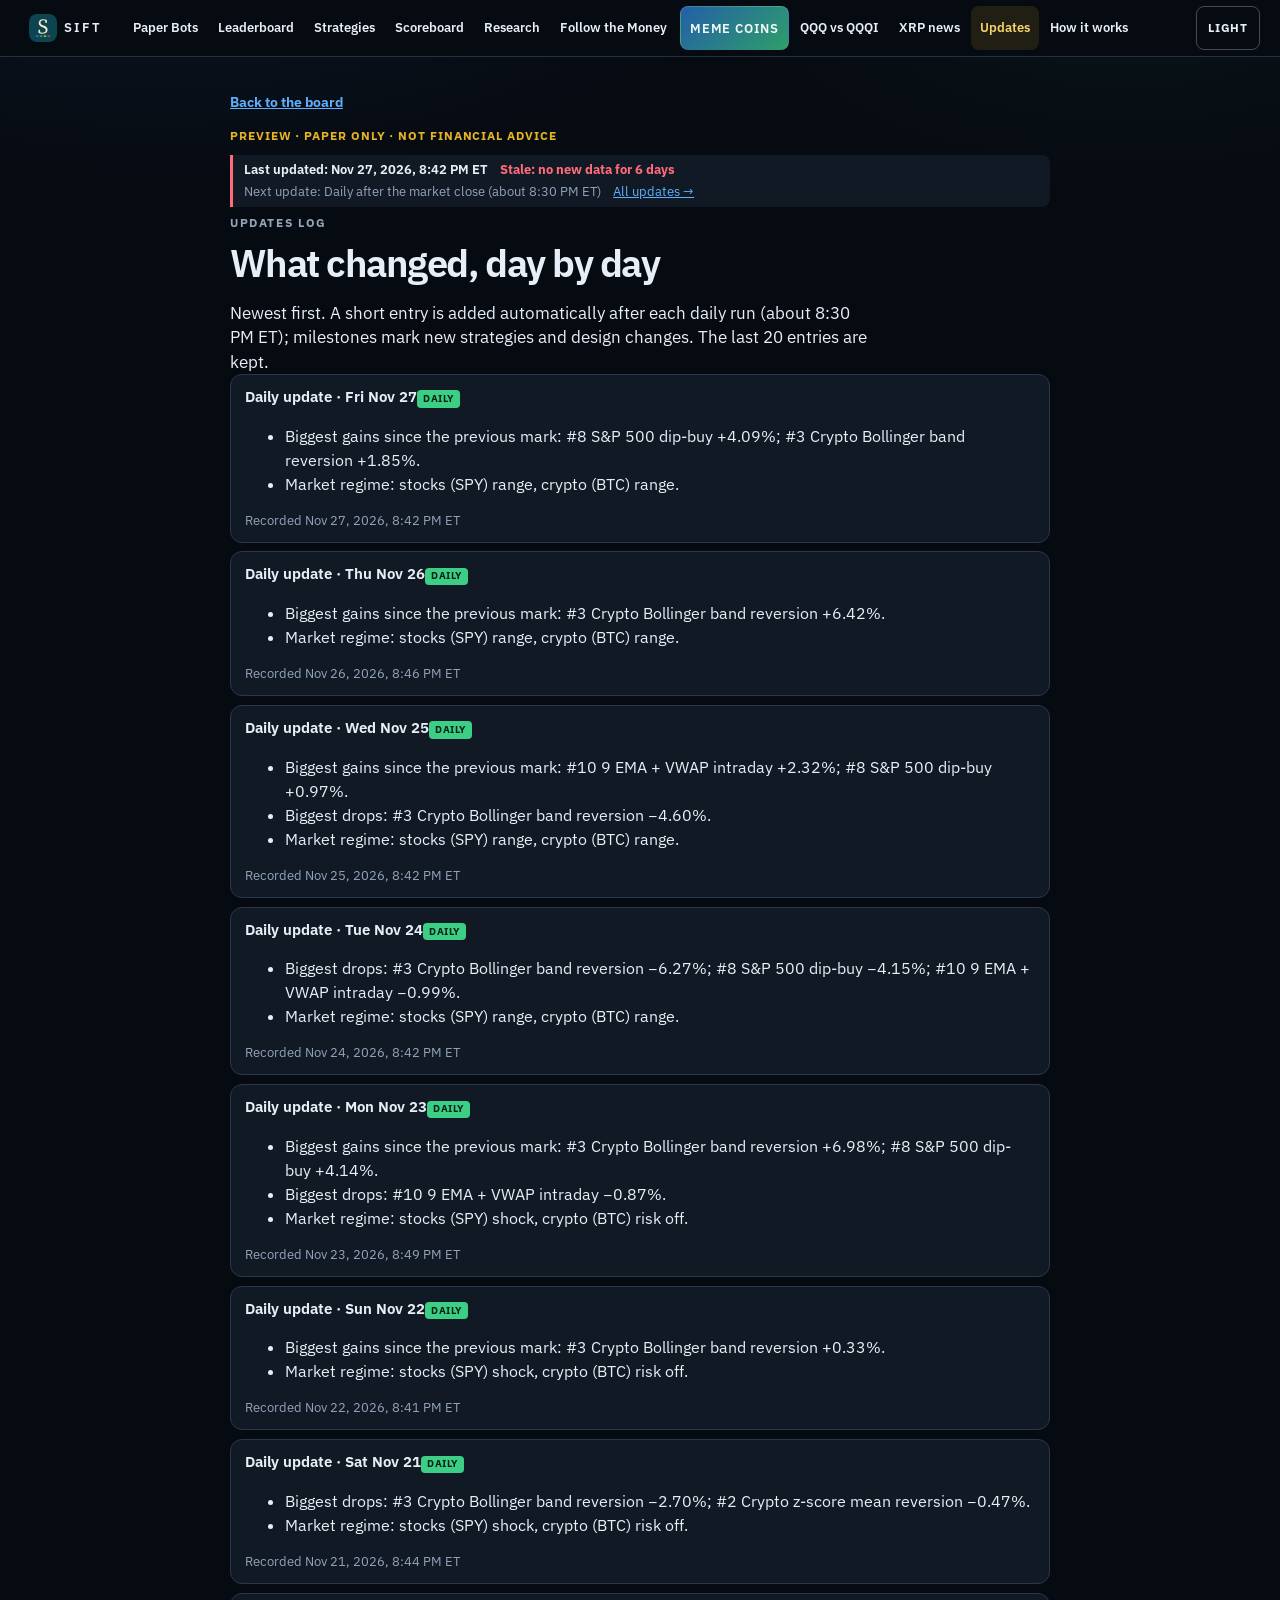
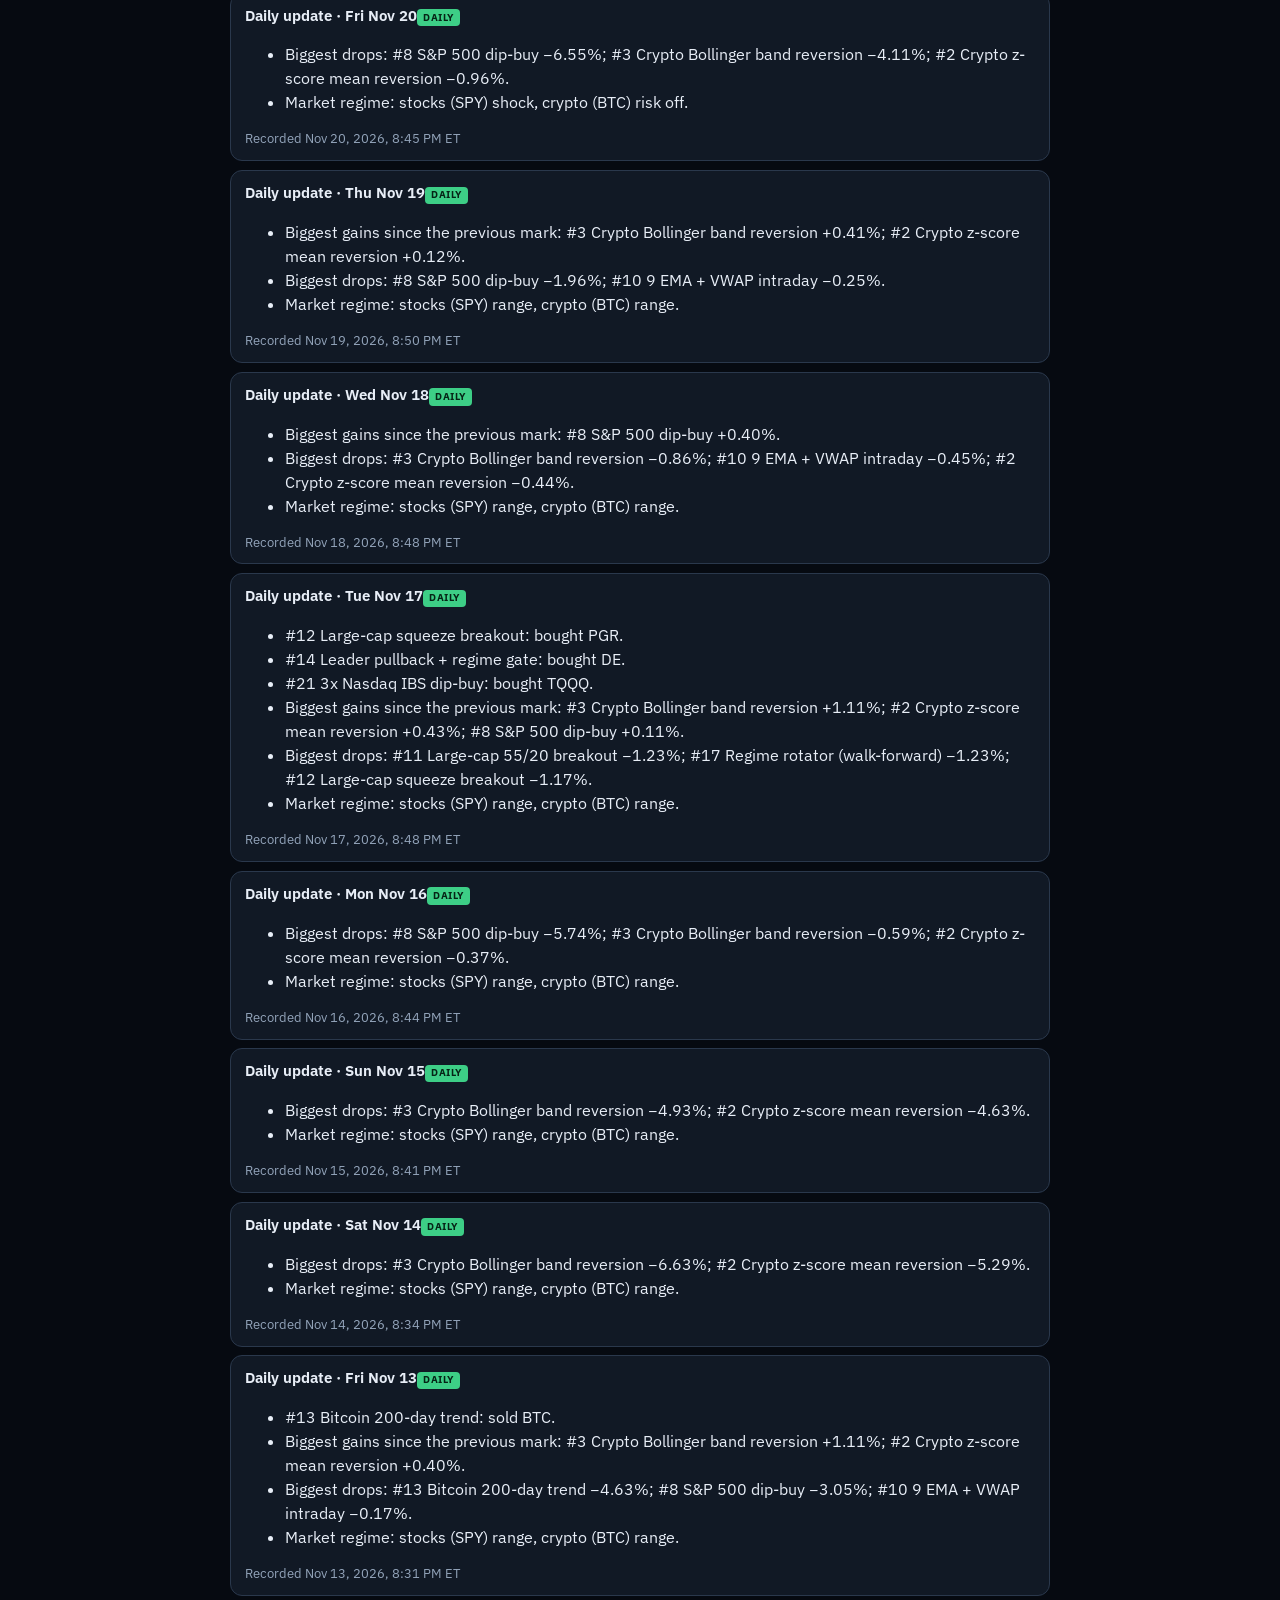
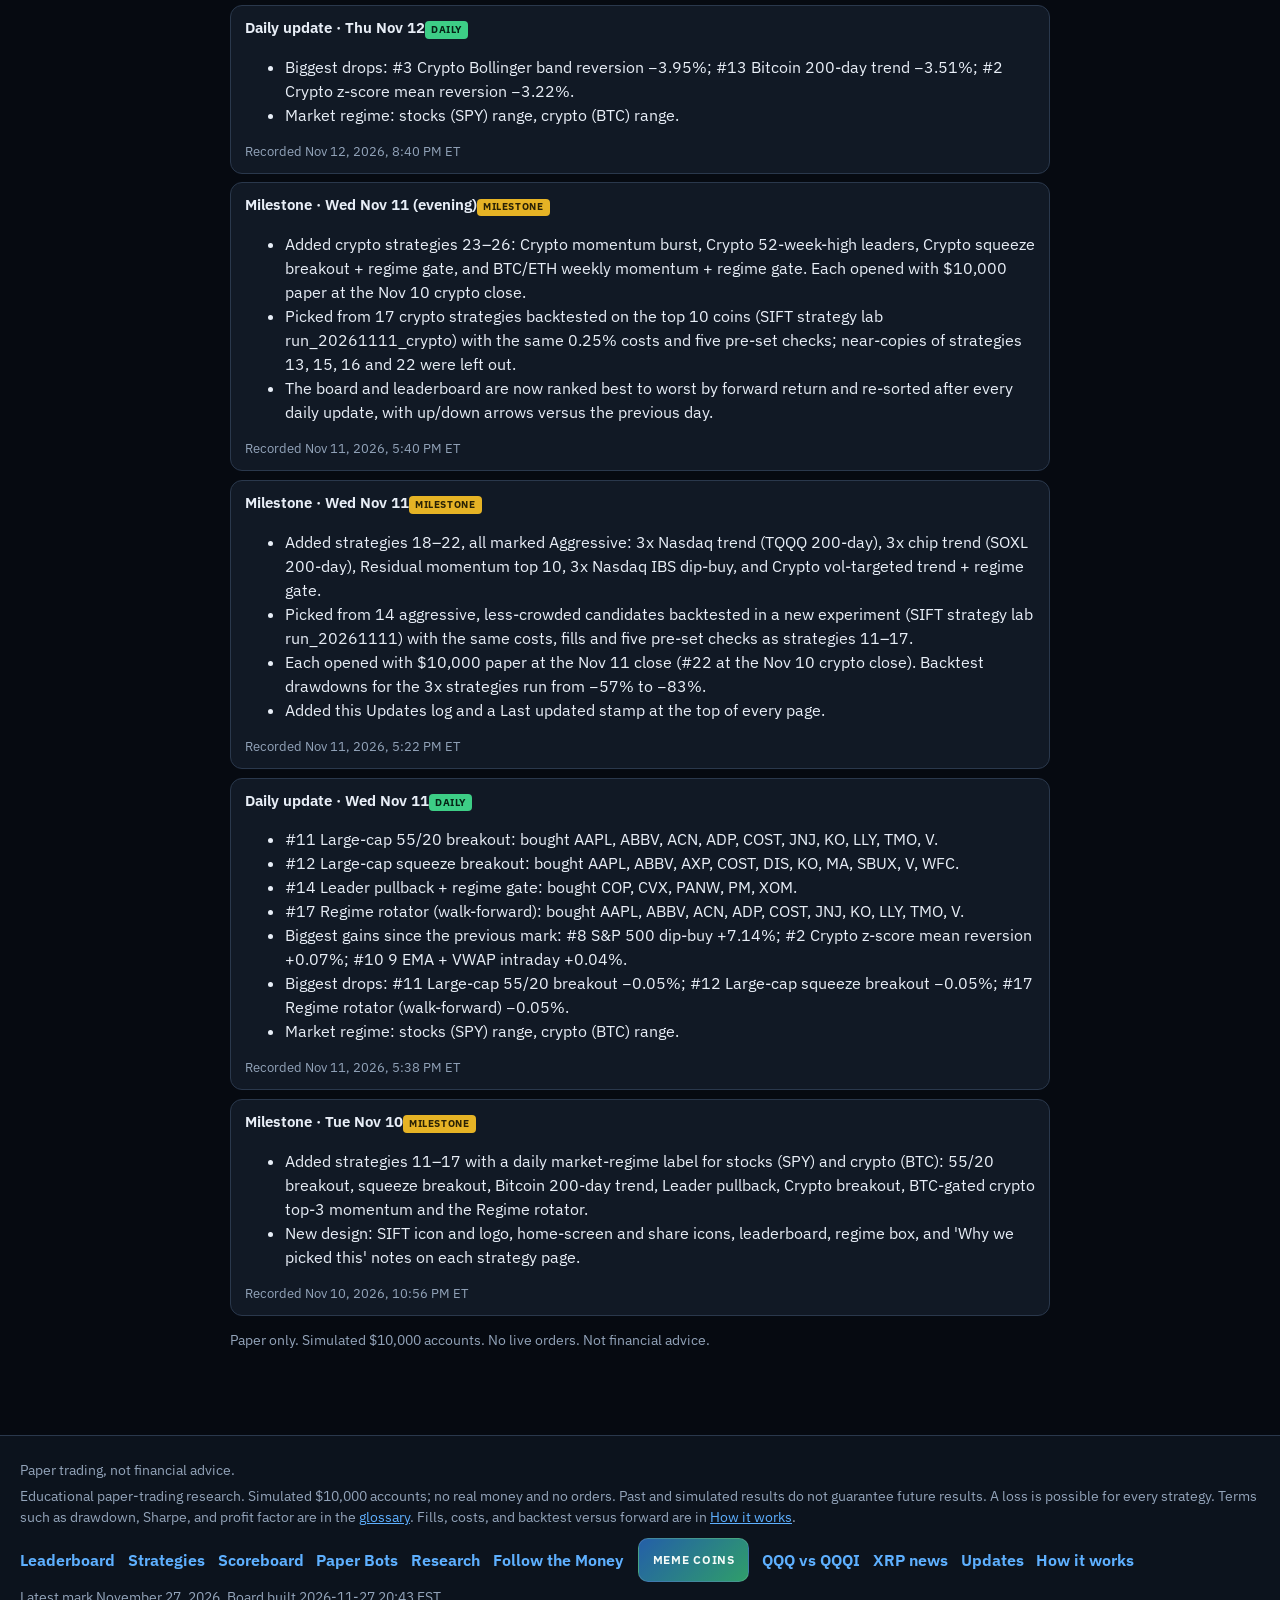
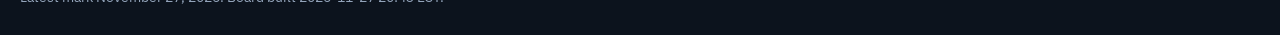
<file: updates.html>
<!DOCTYPE html>
<html lang="en" data-theme="dark">
<head>
  <script>(function(){try{var t=localStorage.getItem("sift.theme");if(t==="light"||t==="dark")document.documentElement.setAttribute("data-theme",t);}catch(e){}})();</script>
  <meta charset="utf-8">
  <meta name="viewport" content="width=device-width, initial-scale=1">
  <meta http-equiv="Cache-Control" content="no-store">
  <title>Updates · SIFT</title>
  <meta name="description" content="Dated log of SIFT board updates, newest first. Paper only. Not financial advice.">
  <meta name="theme-color" content="#0a1018">
  <meta name="application-name" content="SIFT">
  <meta name="apple-mobile-web-app-title" content="SIFT">
  <link rel="icon" href="favicon.svg" type="image/svg+xml">
  <link rel="icon" href="favicon-32.png" type="image/png" sizes="32x32">
  <link rel="icon" href="favicon-16.png" type="image/png" sizes="16x16">
  <link rel="shortcut icon" href="favicon.ico">
  <link rel="apple-touch-icon" href="apple-touch-icon.png" sizes="180x180">
  <link rel="manifest" href="site.webmanifest">
  <link rel="canonical" href="https://butlerwake-alt.github.io/sift/updates.html">
  <meta property="og:type" content="website">
  <meta property="og:site_name" content="SIFT">
  <meta property="og:title" content="Updates · SIFT">
  <meta property="og:description" content="Dated log of SIFT board updates, newest first. Paper only. Not financial advice.">
  <meta property="og:image" content="https://butlerwake-alt.github.io/sift/og-image.png">
  <meta property="og:image:width" content="1200">
  <meta property="og:image:height" content="630">
  <meta property="og:image:alt" content="SIFT — Educational paper-trading research board">
  <meta property="og:url" content="https://butlerwake-alt.github.io/sift/updates.html">
  <meta name="twitter:card" content="summary_large_image">
  <meta name="twitter:title" content="Updates · SIFT">
  <meta name="twitter:description" content="Dated log of SIFT board updates, newest first. Paper only. Not financial advice.">
  <meta name="twitter:image" content="https://butlerwake-alt.github.io/sift/og-image.png">
  <link rel="stylesheet" href="styles.css?v=202611280230">
</head>
<body id="top">
  <a class="skip-link" href="#main">Skip to content</a>
  <header class="mast">
    <nav class="site-nav" aria-label="Primary">
      <div class="nav-bar">
        <a class="nav-brand" href="index.html"><img src="favicon.svg" width="28" height="28" alt=""><span>SIFT</span></a>
        <div class="nav-panel" id="site-menu">
        <a href="bots.html">Paper Bots</a>
          <a href="index.html#leaderboard">Leaderboard</a>
        <a href="index.html#board">Strategies</a>
          <a href="scoreboard.html">Scoreboard</a>
        <a href="research.html">Research</a>
        <a href="follow_money.html">Follow the Money</a>
          <a class="nav-cta" href="memescan.html">Meme Coins</a>
        <a href="qqqi.html">QQQ vs QQQI</a>
        <a href="news.html">XRP news</a>
        <a href="updates.html" aria-current="page">Updates</a>
        <a href="index.html#method">How it works</a>
        <a href="videos.html" data-videos-nav hidden>Videos</a>
        </div>
        <button type="button" class="nav-toggle" aria-expanded="false" aria-controls="site-menu"><span class="nav-toggle-bars" aria-hidden="true"></span>Menu</button>
      </div>
    </nav>
  </header>
  <main id="main" class="page">
    <p><a class="back" href="index.html">Back to the board</a></p>
    <p class="preview"><span>PREVIEW</span><span>Paper only · not financial advice</span></p>
    <p class="updated-stamp" id="updated-stamp"><b id="stamp-when">Last updated: Nov 27, 2026, 8:42 PM ET</b><span class="stamp-next">Next update: daily after the market close (about 8:30 PM ET)</span><a href="updates.html">All updates →</a></p>
    <div id="updates-page"></div>
  </main>
  <footer class="site-footer">
    <div class="footer-inner">
      <p class="footer-kicker">Paper trading, not financial advice.</p>
      <p>Educational paper-trading research. Simulated $10,000 accounts; no real money and no orders. Past and simulated results do not guarantee future results. A loss is possible for every strategy. Terms such as drawdown, Sharpe, and profit factor are in the <a href="index.html#glossary">glossary</a>. Fills, costs, and backtest versus forward are in <a href="index.html#method">How it works</a>.</p>
      <nav class="footer-nav" aria-label="Footer">
        <a href="index.html#leaderboard">Leaderboard</a>
        <a href="index.html#board">Strategies</a>
        <a href="scoreboard.html">Scoreboard</a>
        <a href="bots.html">Paper Bots</a>
        <a href="research.html">Research</a>
        <a href="follow_money.html">Follow the Money</a>
        <a class="nav-cta" href="memescan.html">Meme Coins</a>
        <a href="qqqi.html">QQQ vs QQQI</a>
        <a href="news.html">XRP news</a>
        <a href="updates.html">Updates</a>
        <a href="index.html#method">How it works</a>
      <a href="videos.html" data-videos-nav hidden>Videos</a>
      </nav>
      <p class="footer-updated" id="footer-updated">Simulated research. Not a live brokerage.</p>
    </div>
  </footer>
  <nav class="tabbar" aria-label="Mobile">
    <a href="index.html"><span>Home</span></a>
    <a href="index.html#board"><span>Strategies</span></a>
    <a href="follow_money.html" aria-label="Follow the Money"><span>Money</span></a>
    <a href="memescan.html"><span>Memes</span></a>
    <a href="news.html"><span>News</span></a>
    <a href="qqqi.html"><span>QQQI</span></a>
    <a href="updates.html" aria-current="page"><span>Updates</span></a>
  <a href="videos.html" data-videos-nav hidden><span>Videos</span></a>
  </nav>
  <a class="to-top" href="#top" aria-label="Back to top">↑</a>
  <script src="data.js?v=202611272043"></script>
  <script src="app.js?v=202611272043"></script>
  <script>renderUpdatesPage();</script>
  <script src="site-config.js?v=202611280230"></script>
  <script src="site-chrome.js?v=202611280230"></script>
</body>
</html>
</file>
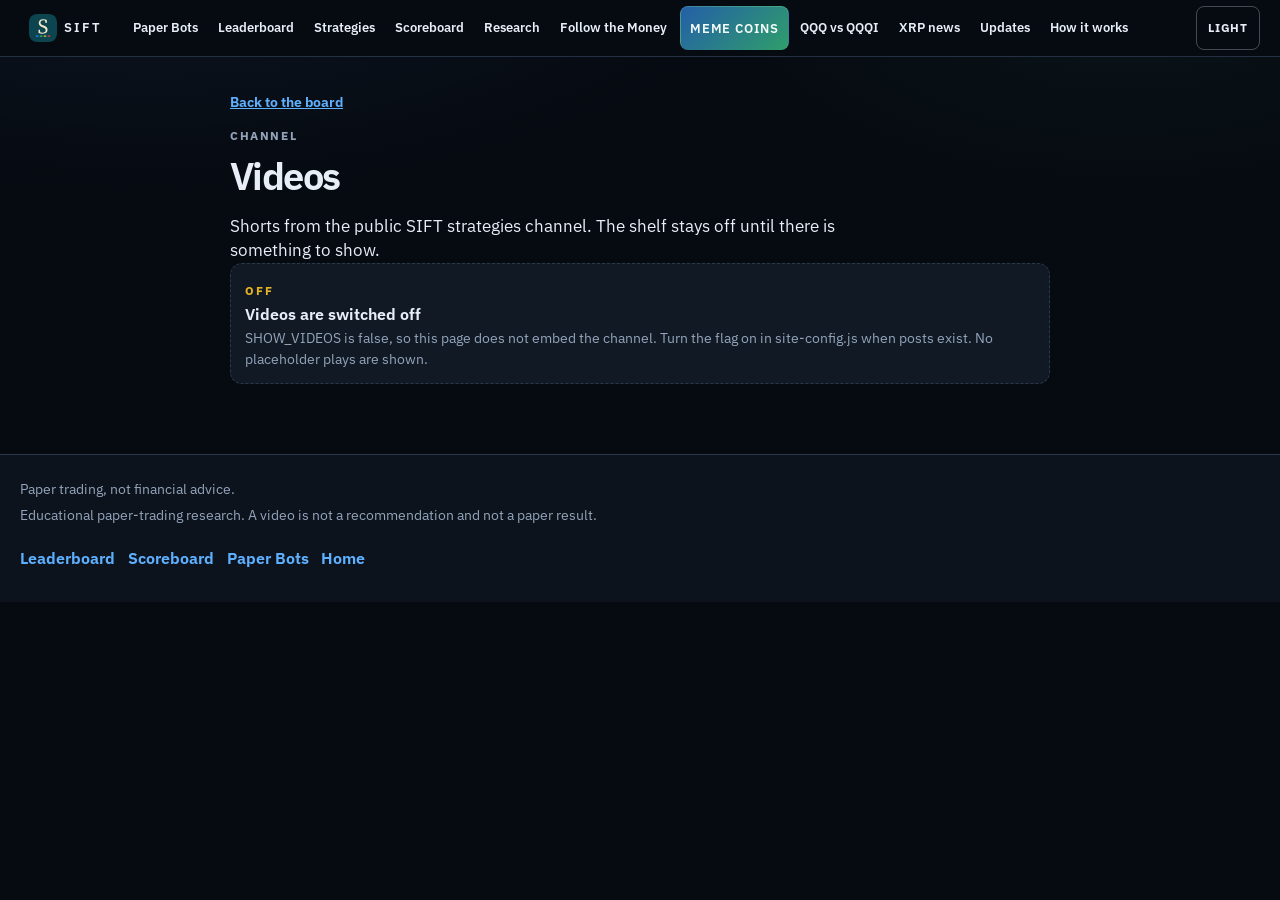
<file: videos.html>
<!DOCTYPE html>
<html lang="en" data-theme="dark">
<head>
  <meta charset="utf-8">
  <script>(function(){try{var t=localStorage.getItem("sift.theme");if(t==="light"||t==="dark")document.documentElement.setAttribute("data-theme",t);}catch(e){}})();</script>
  <meta name="viewport" content="width=device-width, initial-scale=1">
  <meta http-equiv="Cache-Control" content="no-store">
  <title>Videos · SIFT</title>
  <meta name="description" content="YouTube Shorts from the SIFT strategies channel. Hidden until the section is switched on. Not financial advice.">
  <meta name="theme-color" content="#0a1018">
  <meta name="application-name" content="SIFT">
  <meta name="apple-mobile-web-app-title" content="SIFT">
  <link rel="icon" href="favicon.svg" type="image/svg+xml">
  <link rel="icon" href="favicon-32.png" type="image/png" sizes="32x32">
  <link rel="icon" href="favicon-16.png" type="image/png" sizes="16x16">
  <link rel="shortcut icon" href="favicon.ico">
  <link rel="apple-touch-icon" href="apple-touch-icon.png" sizes="180x180">
  <link rel="manifest" href="site.webmanifest">
  <link rel="canonical" href="https://butlerwake-alt.github.io/sift/videos.html">
  <meta property="og:title" content="Videos · SIFT">
  <meta property="og:description" content="YouTube Shorts from the SIFT strategies channel. Not financial advice.">
  <meta property="og:image" content="https://butlerwake-alt.github.io/sift/og-image.png">
  <meta property="og:url" content="https://butlerwake-alt.github.io/sift/videos.html">
  <link rel="stylesheet" href="styles.css?v=202611280230">
</head>
<body id="top">
  <a class="skip-link" href="#main">Skip to content</a>
  <div class="top-stack">
    <header class="mast">
      <nav class="site-nav" aria-label="Primary">
        <div class="nav-bar">
          <a class="nav-brand" href="index.html"><img src="favicon.svg" width="28" height="28" alt=""><span>SIFT</span></a>
          <div class="nav-panel" id="site-menu">
            <a href="bots.html">Paper Bots</a>
          <a href="index.html#leaderboard">Leaderboard</a>
            <a href="index.html#board">Strategies</a>
          <a href="scoreboard.html">Scoreboard</a>
            <a href="research.html">Research</a>
            <a href="follow_money.html">Follow the Money</a>
          <a class="nav-cta" href="memescan.html">Meme Coins</a>
            <a href="qqqi.html">QQQ vs QQQI</a>
            <a href="news.html">XRP news</a>
            <a href="updates.html">Updates</a>
            <a href="index.html#method">How it works</a>
            <a href="videos.html" data-videos-nav hidden aria-current="page">Videos</a>
          </div>
          <button type="button" class="nav-toggle" aria-expanded="false" aria-controls="site-menu"><span class="nav-toggle-bars" aria-hidden="true"></span>Menu</button>
        </div>
      </nav>
    </header>
  </div>
  <main id="main" class="page">
    <p><a class="back" href="index.html">Back to the board</a></p>
    <p class="eyebrow">Channel</p>
    <h1>Videos</h1>
    <p class="lede">Shorts from the public SIFT strategies channel. The shelf stays off until there is something to show.</p>
    <div id="videos-root"></div>
    <article class="soon-card" id="videos-off">
      <span class="slot-kicker">Off</span>
      <strong>Videos are switched off</strong>
      <p>SHOW_VIDEOS is false, so this page does not embed the channel. Turn the flag on in site-config.js when posts exist. No placeholder plays are shown.</p>
    </article>
  </main>
  <footer class="site-footer">
    <div class="footer-inner">
      <p class="footer-kicker">Paper trading, not financial advice.</p>
      <p>Educational paper-trading research. A video is not a recommendation and not a paper result.</p>
      <nav class="footer-nav" aria-label="Footer">
        <a href="index.html#leaderboard">Leaderboard</a>
        <a href="scoreboard.html">Scoreboard</a>
        <a href="bots.html">Paper Bots</a>
        <a href="index.html">Home</a>
      </nav>
    </div>
  </footer>
  <nav class="tabbar" aria-label="Mobile">
    <a href="index.html"><span>Home</span></a>
    <a href="index.html#board"><span>Strategies</span></a>
    <a href="follow_money.html" aria-label="Follow the Money"><span>Money</span></a>
    <a href="memescan.html"><span>Memes</span></a>
    <a href="news.html"><span>News</span></a>
    <a href="qqqi.html"><span>QQQI</span></a>
    <a href="updates.html"><span>Updates</span></a>
    <a href="videos.html" data-videos-nav hidden aria-current="page"><span>Videos</span></a>
  </nav>
  <a class="to-top" href="#top" aria-label="Back to top">↑</a>
  <script src="site-config.js?v=202611280230"></script>
  <script src="videos.js?v=202611130140"></script>
  <script src="site-chrome.js?v=202611280230"></script>
</body>
</html>
</file>
<file: styles.css>
/* SIFT design system. Dark terminal by default, light via [data-theme="light"]. */
@import url("https://fonts.googleapis.com/css2?family=IBM+Plex+Mono:wght@400;500;600&family=IBM+Plex+Sans:wght@400;500;600;700&display=swap");

:root, html[data-theme="dark"] {
  color-scheme: dark;
  --bg: #060a11;
  --bg-elev: #0c131d;
  --panel: #111925;
  --panel-2: #172131;
  --line: #2a384c;
  --cream: #e8eef7;
  --muted: #93a4ba;
  --teal: #5eb0ff;
  --blue: #8eb6ff;
  --green: #3dce86;
  --red: #ff6b7a;
  --yellow: #e6b325;
  --black: #060a11;
  --nav: #060a11;
  --nav-ink: #e8eef7;
  --nav-line: #243044;
  --chart-grid: #2a384c;
  --chart-zero: #8ea2bb;
  --shadow: 0 12px 32px rgba(0, 0, 0, 0.32);
  --serif: "Iowan Old Style", Palatino, "Palatino Linotype", Georgia, serif;
  --sans: "IBM Plex Sans", "Segoe UI", sans-serif;
  --mono: "IBM Plex Mono", ui-monospace, "SFMono-Regular", Menlo, Consolas, monospace;
  --page: 1240px;
  --nav-h: 56px;
  --radius: 12px;
  --up: var(--green);
  --down: var(--red);
  --flat: var(--yellow);
  --glow: rgba(94, 176, 255, 0.08);
}

html[data-theme="light"] {
  color-scheme: light;
  --bg: #eef2f6;
  --bg-elev: #ffffff;
  --panel: #ffffff;
  --panel-2: #f6f8fb;
  --line: #d5deea;
  --cream: #122033;
  --muted: #52647a;
  --teal: #1d4e9e;
  --blue: #1d4e9e;
  --green: #067647;
  --red: #c0162c;
  --yellow: #8a5a00;
  --black: #eef2f6;
  --nav: #0c1422;
  --nav-ink: #f4f7fb;
  --nav-line: #1e2a3d;
  --chart-grid: #d5deea;
  --chart-zero: #5c6f88;
  --shadow: 0 8px 24px rgba(16, 32, 51, 0.08);
  --glow: rgba(29, 78, 158, 0.06);
}

* { box-sizing: border-box; }
html, body { margin: 0; padding: 0; }
html { scroll-behavior: smooth; scroll-padding-top: 8.5rem; }
[hidden] { display: none !important; }
body {
  min-height: 100vh;
  color: var(--cream);
  background:
    radial-gradient(1200px 520px at 12% -10%, var(--glow), transparent 55%),
    radial-gradient(900px 420px at 88% 0%, rgba(61, 206, 134, 0.05), transparent 50%),
    var(--bg);
  background-attachment: fixed;
  font: 16px/1.5 var(--sans);
  -webkit-font-smoothing: antialiased;
  text-rendering: optimizeLegibility;
}
a { color: var(--teal); }
button, a.card { font: inherit; color: inherit; }
a:focus-visible, button:focus-visible, summary:focus-visible {
  outline: 2px solid var(--teal);
  outline-offset: 3px;
}
img { max-width: 100%; }

.wrap { width: min(var(--page), calc(100% - 2rem)); margin: 0 auto; padding: 0.6rem 0 3.2rem; }
.page { width: min(820px, calc(100% - 2rem)); margin: 0 auto; padding: 1rem 0 3rem; }

.skip-link {
  position: absolute;
  left: 0.75rem;
  top: -3.5rem;
  z-index: 50;
  padding: 0.55rem 0.8rem;
  background: var(--yellow);
  color: #1a1408;
  font: 700 0.85rem/1 var(--sans);
  text-decoration: none;
  border-radius: 8px;
}
.skip-link:focus { top: 0.5rem; }

/* Tape + nav */
.top-stack {
  position: sticky;
  top: 0;
  z-index: 30;
  background: var(--nav);
  color: var(--nav-ink);
  border-bottom: 1px solid var(--nav-line);
}
.crypto-ticker {
  display: flex;
  align-items: stretch;
  min-height: 36px;
  background: var(--nav);
  color: var(--nav-ink);
  border-bottom: 1px solid var(--nav-line);
}
.ticker-label {
  flex: 0 0 auto;
  display: flex;
  align-items: baseline;
  gap: 0.4rem;
  padding: 0.3rem 0.8rem;
  background: #123056;
  color: #f4f7fb;
  font: 700 0.68rem/1.1 var(--sans);
  letter-spacing: 0.12em;
  text-transform: uppercase;
  white-space: nowrap;
}
.ticker-label span { color: rgba(244, 247, 251, 0.72); letter-spacing: 0.08em; font-weight: 600; }
.ticker-window {
  flex: 1 1 auto;
  overflow: hidden;
  display: flex;
  align-items: center;
  mask-image: linear-gradient(90deg, transparent, #000 0.6rem, #000 calc(100% - 1rem), transparent);
}
.ticker-track { display: flex; width: max-content; }
.ticker-track.is-animated { animation: ticker-marquee 80s linear infinite; }
.crypto-ticker:hover .ticker-track.is-animated { animation-play-state: paused; }
.ticker-group { display: flex; }
.tick {
  display: inline-flex;
  align-items: center;
  gap: 0.4rem;
  min-height: 36px;
  padding: 0 0.85rem;
  border-right: 1px solid var(--nav-line);
  font: 0.8rem/1 var(--sans);
  font-variant-numeric: tabular-nums;
  white-space: nowrap;
  color: var(--nav-ink);
}
.tick b { letter-spacing: 0.04em; }
.tick-px { color: #d5e2f2; }
.tick-chg.tone-up { color: #3dce86; }
.tick-chg.tone-down { color: #ff6b7a; }
.tick-chg.tone-flat { color: #e6b325; }
.spark { display: block; flex: 0 0 auto; }
.spark.tone-up { color: #3dce86; }
.spark.tone-down { color: #ff6b7a; }
.spark.tone-flat { color: #e6b325; }
.ticker-fallback { margin: 0; padding: 0.45rem 0.9rem; font: 0.82rem/1.3 var(--sans); color: #b7c6d8; }
@keyframes ticker-marquee {
  from { transform: translateX(0); }
  to { transform: translateX(-50%); }
}

.rates-slot {
  display: flex;
  align-items: center;
  gap: 0.7rem;
  min-height: 36px;
  padding: 0.25rem 1rem;
  border-bottom: 1px dashed #3d4f68;
  color: #c5d3e4;
  font: 0.8rem/1.3 var(--sans);
}
.rates-slot p { margin: 0; }
.rates-slot b { color: #f4f7fb; letter-spacing: 0.04em; }

.mast {
  position: sticky;
  top: 0;
  z-index: 30;
  background: var(--nav);
  color: var(--nav-ink);
  border-bottom: 1px solid var(--nav-line);
}
.top-stack .mast { position: static; background: transparent; border: 0; z-index: auto; }
.site-nav { background: transparent; border: 0; }
.nav-bar, .footer-inner, .sky-copy {
  width: min(var(--page), calc(100% - 2rem));
  margin: 0 auto;
}
.nav-bar {
  display: flex;
  align-items: center;
  gap: 0.35rem 0.8rem;
  min-height: var(--nav-h);
}
.nav-brand {
  display: inline-flex;
  align-items: center;
  gap: 0.45rem;
  min-height: 44px;
  color: var(--nav-ink);
  text-decoration: none;
  font: 750 0.92rem/1 var(--sans);
  letter-spacing: 0.16em;
}
.nav-brand img { width: 28px; height: 28px; border-radius: 8px; }
.nav-brand[aria-current="page"] { box-shadow: inset 0 -2px 0 var(--yellow); }
.nav-panel {
  display: flex;
  flex: 1 1 auto;
  flex-wrap: wrap;
  gap: 0.1rem 0.15rem;
  align-items: center;
}
.nav-panel a, .site-nav a {
  display: inline-flex;
  align-items: center;
  min-height: 44px;
  padding: 0.2rem 0.55rem;
  color: var(--nav-ink);
  text-decoration: none;
  border-radius: 8px;
  border-bottom: 0;
  font: 600 0.82rem/1.2 var(--sans);
}
.nav-brand { padding: 0 0.15rem; }
.nav-panel a:hover { background: rgba(255, 255, 255, 0.06); }
.nav-panel a[aria-current="page"], .tabbar a[aria-current="page"] {
  color: #f6d56a;
  background: rgba(230, 179, 37, 0.12);
}
.nav-toggle, .theme-toggle {
  display: inline-flex;
  align-items: center;
  justify-content: center;
  gap: 0.4rem;
  min-height: 44px;
  min-width: 44px;
  padding: 0.35rem 0.7rem;
  border: 1px solid rgba(232, 238, 247, 0.28);
  border-radius: 8px;
  background: transparent;
  color: var(--nav-ink);
  font: 700 0.75rem/1 var(--sans);
  letter-spacing: 0.06em;
  text-transform: uppercase;
  cursor: pointer;
}
.nav-toggle { display: none; }
.theme-toggle { margin-left: auto; }
.nav-toggle-bars, .nav-toggle-bars::before, .nav-toggle-bars::after {
  display: block;
  width: 1rem;
  height: 2px;
  background: currentColor;
  position: relative;
}
.nav-toggle-bars::before, .nav-toggle-bars::after { content: ""; position: absolute; left: 0; }
.nav-toggle-bars::before { top: -6px; }
.nav-toggle-bars::after { top: 6px; }

/* Hero */
.hero {
  display: grid;
  grid-template-columns: minmax(0, 1.35fr) minmax(280px, 0.8fr);
  gap: 0.8rem 1.5rem;
  align-items: end;
  padding: 1.15rem 0 0.35rem;
}
.eyebrow, .desk-label, .slot-kicker, .kicker {
  margin: 0 0 0.3rem;
  font: 700 0.72rem/1.2 var(--sans);
  letter-spacing: 0.14em;
  text-transform: uppercase;
  color: var(--muted);
}
.brand-lockup {
  display: flex;
  align-items: center;
  gap: 0.7rem;
  margin: 0;
  font-size: clamp(2rem, 4vw, 2.7rem);
  line-height: 0.95;
}
.brand-mark { width: 48px; height: 48px; }
h1 { margin: 0; font-size: clamp(1.8rem, 3vw, 2.5rem); font-weight: 650; letter-spacing: -0.04em; color: var(--cream); }
.brand-lockup h1 { font-size: 1em; }
.lede { margin: 0.55rem 0 0; max-width: 40rem; font-size: 1.05rem; line-height: 1.45; color: var(--cream); }
.hero-note { margin: 0.35rem 0 0; max-width: 40rem; color: var(--muted); font-size: 0.92rem; }
.one-line { margin: 0.45rem 0 0; max-width: 40rem; font: 600 1.05rem/1.35 var(--sans); }
.updated-stamp {
  display: flex;
  flex-wrap: wrap;
  gap: 0.25rem 0.75rem;
  align-items: baseline;
  margin: 0 0 0.55rem;
  padding: 0.35rem 0.7rem;
  border-left: 3px solid var(--teal);
  background: var(--panel);
  border-radius: 0 8px 8px 0;
  font: 0.82rem/1.4 var(--sans);
  color: var(--muted);
}
.updated-stamp b { color: var(--cream); font-weight: 650; }
.updated-stamp a { color: var(--teal); }
.updated-stamp.stale { border-left-color: var(--red); }
.stamp-stale { color: var(--red); font-weight: 700; }
.hero-facts {
  display: grid;
  grid-template-columns: 1fr 1fr;
  gap: 0.5rem;
  margin: 0;
}
.hero-facts div, .facts div {
  min-width: 0;
  padding: 0.55rem 0.7rem 0.6rem;
  background: var(--panel);
  border: 1px solid var(--line);
  border-radius: 10px;
}
.hero-facts dt, .facts dt {
  font: 700 0.66rem/1.2 var(--sans);
  letter-spacing: 0.08em;
  text-transform: uppercase;
  color: var(--muted);
}
.hero-facts dd, .facts dd {
  margin: 0.15rem 0 0;
  font: 650 1rem/1.25 var(--sans);
  font-variant-numeric: tabular-nums;
  color: var(--cream);
}
.hero-facts a { color: var(--teal); }
.hero-facts small, .facts small, .bt-facts small {
  display: block;
  margin-top: 0.1rem;
  font: 0.72rem/1.3 var(--sans);
  font-weight: 500;
  letter-spacing: 0;
  text-transform: none;
  color: var(--muted);
}
.score-line { grid-column: 1 / -1; margin: 0; font: 600 0.88rem/1.3 var(--sans); color: var(--muted); }

/* Desk: leaderboard + mood + backtests */
.desk { margin: 0.85rem 0 1rem; }
.mood-compact { margin: 0 0 0.7rem; }
.mood-pills { display: grid; grid-template-columns: 1fr 1fr; gap: 0.55rem; }
.mood-pill {
  display: grid;
  grid-template-columns: auto 1fr;
  grid-template-rows: auto auto;
  column-gap: 0.7rem;
  align-items: baseline;
  min-height: 44px;
  padding: 0.55rem 0.75rem;
  background: var(--panel);
  border: 1px solid var(--line);
  border-left: 4px solid var(--muted);
  border-radius: 10px;
  text-decoration: none;
  color: var(--cream);
}
.mood-pill span { grid-row: 1; font: 700 0.66rem/1.2 var(--sans); letter-spacing: 0.1em; text-transform: uppercase; color: var(--muted); }
.mood-pill strong { grid-row: 1; justify-self: end; font: 700 1rem/1.1 var(--sans); }
.mood-pill em { grid-column: 1 / -1; font: 0.8rem/1.3 var(--sans); font-style: normal; color: var(--muted); }
.mood-pill.reg-trend_up { border-left-color: var(--green); }
.mood-pill.reg-range { border-left-color: var(--yellow); }
.mood-pill.reg-risk_off { border-left-color: #e8913a; }
.mood-pill.reg-trend_down { border-left-color: var(--red); }
.mood-pill.reg-shock { border-left-color: #c43be0; }
.early-banner {
  margin: 0 0 0.7rem;
  padding: 0.55rem 0.75rem;
  border-radius: 10px;
  background: rgba(230, 179, 37, 0.12);
  border: 1px solid rgba(230, 179, 37, 0.45);
  color: var(--cream);
  font: 600 0.88rem/1.4 var(--sans);
}
.early-banner:empty { display: none; }
.desk-grid {
  display: grid;
  grid-template-columns: minmax(0, 1fr) 320px;
  gap: 0.8rem;
  align-items: start;
  min-width: 0;
}
.desk-main, .desk-side, .lb-scroll { min-width: 0; }
.desk-main, .desk-side, .panel, .ladder, .regime, .book article, .signal-card, .update-entry {
  background: var(--panel);
  border: 1px solid var(--line);
  border-radius: var(--radius);
}
.desk-main, .desk-side { padding: 0.85rem 0.85rem 0.7rem; box-shadow: var(--shadow); }
.section-head h2, .ladder h2, .regime > h2, .fold-dup {
  margin: 0 0 0.35rem;
  font: 650 1.15rem/1.25 var(--sans);
  letter-spacing: -0.02em;
  color: var(--cream);
}
.section-head p, .scale-note, .regime-intro { margin: 0 0 0.6rem; color: var(--muted); font: 0.9rem/1.45 var(--sans); }
.lb-head { display: flex; justify-content: space-between; gap: 0.8rem; align-items: end; }
.lb-asof { margin: 0; color: var(--muted); font: 600 0.8rem/1.3 var(--sans); }
.lb-help { margin: 0 0 0.55rem; color: var(--muted); font: 0.84rem/1.45 var(--sans); }
.lb-help summary { min-height: 44px; display: flex; align-items: center; cursor: pointer; color: var(--teal); font-weight: 650; }

.rtable { max-width: 100%; overflow-x: auto; margin: 0.2rem 0; }
.lb-scroll { max-height: min(540px, calc(100vh - 270px)); overflow: auto; }
.lb-scroll thead th { position: sticky; top: 0; z-index: 1; }
.rtable table { width: 100%; border-collapse: collapse; font: 0.84rem/1.3 var(--sans); font-variant-numeric: tabular-nums; }
.rtable th, .rtable td {
  padding: 0.35rem 0.45rem;
  border-bottom: 1px solid var(--line);
  text-align: right;
  white-space: nowrap;
  vertical-align: middle;
}
.rtable th:first-child, .rtable td:first-child, .col-name, .rtable .col-name { text-align: left; }
.rtable thead th {
  background: var(--panel-2);
  color: var(--muted);
  font-weight: 700;
  font-size: 0.68rem;
  letter-spacing: 0.07em;
  text-transform: uppercase;
}
.rtable thead button {
  display: inline-flex;
  align-items: center;
  justify-content: flex-end;
  width: 100%;
  min-height: 44px;
  padding: 0;
  border: 0;
  background: transparent;
  color: inherit;
  font: inherit;
  letter-spacing: inherit;
  text-transform: inherit;
  cursor: pointer;
}
.rtable thead th.col-name button, .rtable thead th:first-child button { justify-content: flex-start; }
.rtable tbody tr:hover { background: var(--panel-2); }
.rtable a { color: var(--cream); text-decoration: none; font-weight: 650; }
.rtable a:hover { color: var(--teal); }
.lb-n { color: var(--teal); font-variant-numeric: tabular-nums; margin-right: 0.25rem; }
.lb-sub { display: block; margin-top: 0.12rem; color: var(--muted); font: 0.72rem/1.3 var(--sans); font-weight: 500; white-space: normal; }
.col-name { white-space: normal; min-width: 12rem; }
.rtable td.tone-up, .tone-up .figure, .tone-up .status, .tally .tone-up strong, .book .tone-up strong { color: var(--green); }
.rtable td.tone-down, .tone-down .figure, .tone-down .status, .tally .tone-down strong, .book .tone-down strong { color: var(--red); }
.rtable td.tone-flat, .tone-flat .figure, .tone-flat .status, .tally .tone-flat strong, .book .tone-flat strong { color: var(--yellow); }
.tone-wait .figure, .tone-wait .status, .tally .tone-wait strong { color: var(--muted); }
.facts .tone-up, .ladder .tone-up, .row-pnl.tone-up { color: var(--green); }
.facts .tone-down, .ladder .tone-down, .row-pnl.tone-down { color: var(--red); }
.facts .tone-flat, .ladder .tone-flat, .row-pnl.tone-flat { color: var(--yellow); }
.ret-num { display: block; font-weight: 750; }
.rtable td.col-ret { white-space: normal; min-width: 5.6rem; }
.early-flag {
  display: inline-block;
  margin-top: 0.15rem;
  padding: 0.12rem 0.35rem;
  border-radius: 4px;
  background: rgba(230, 179, 37, 0.16);
  color: var(--yellow);
  font: 700 0.62rem/1.2 var(--sans);
  letter-spacing: 0.04em;
  text-transform: uppercase;
  white-space: normal;
  max-width: 7.2rem;
}
.path-spark { display: block; }
.path-spark.tone-up { color: var(--green); }
.path-spark.tone-down { color: var(--red); }
.path-spark.tone-flat, .path-spark.tone-wait { color: var(--yellow); }
.spark-empty { color: var(--muted); }
tr.is-stale { opacity: 0.62; }
.rank-col, .rank-badge { white-space: nowrap; }
.rank-move { font-size: 0.78em; font-weight: 750; }
.rm-up { color: var(--green); }
.rm-down { color: var(--red); }
.rm-same, .rm-new { color: var(--muted); }

.bt-side-label { margin: 0; }
.bt-banner {
  display: inline-block;
  margin: 0 0 0.35rem;
  padding: 0.2rem 0.45rem;
  border-radius: 4px;
  background: #123056;
  color: #d6e6ff;
  font: 800 0.68rem/1.2 var(--sans);
  letter-spacing: 0.12em;
}
html[data-theme="light"] .bt-banner { background: #123056; color: #d6e6ff; }
.bt-list { display: grid; gap: 0.5rem; margin-top: 0.55rem; }
.bt-mini {
  display: grid;
  gap: 0.15rem;
  padding: 0.6rem 0.65rem;
  border: 1px solid var(--line);
  border-radius: 10px;
  background: var(--bg-elev);
  text-decoration: none;
  color: var(--cream);
}
.bt-mini:hover { border-color: var(--teal); }
.bt-mini strong { font: 650 0.92rem/1.3 var(--sans); }
.bt-mini .figure { font: 750 1.15rem/1 var(--sans); }
.bt-mini .meta { margin: 0; }
.backtest-banner {
  display: inline-block;
  margin: 0 0 0.45rem;
  padding: 0.28rem 0.5rem;
  border-radius: 4px;
  background: #123056;
  color: #d6e6ff;
  font: 800 0.72rem/1.2 var(--sans);
  letter-spacing: 0.08em;
  text-transform: uppercase;
}

/* Cards, board, balances */
.callout-row { display: grid; grid-template-columns: 1fr 1fr; gap: 0.7rem; margin: 0 0 1rem; }
.home-callout, .research-link {
  display: block;
  padding: 0.85rem 1rem;
  background: var(--panel);
  border: 1px solid var(--line);
  border-left: 4px solid var(--yellow);
  border-radius: var(--radius);
  text-decoration: none;
  color: var(--cream);
}
.home-callout strong, .research-link b { display: block; margin: 0.15rem 0; font: 650 1rem/1.3 var(--sans); color: var(--cream); }
.home-callout span, .research-link { color: var(--muted); font: 0.9rem/1.45 var(--sans); }
.research-link { margin: 0 0 0.6rem; }
.research-link b { display: inline; color: var(--cream); }

.soon { margin: 0 0 1rem; }
.soon-grid, .method-grid, .gloss {
  display: grid;
  grid-template-columns: repeat(3, minmax(0, 1fr));
  gap: 0.7rem;
}
.soon-card, .method-grid article {
  min-height: 100%;
  padding: 0.85rem 0.9rem;
  background: var(--panel);
  border: 1px dashed var(--line);
  border-radius: var(--radius);
}
.soon-card strong, .method-grid h3 { display: block; margin: 0.2rem 0; font: 650 1rem/1.3 var(--sans); color: var(--cream); }
.soon-card p, .method-grid p { margin: 0; color: var(--muted); font: 0.88rem/1.45 var(--sans); }
.soon-card .slot-kicker { color: var(--yellow); }

.research-run {
  margin: 1.4rem 0 2rem;
  padding-top: 0.4rem;
  border-top: 1px solid var(--line);
}
.research-run .run-head { margin: 0 0 0.9rem; }
.research-run .run-head h2 {
  margin: 0.15rem 0 0.35rem;
  font: 700 clamp(1.35rem, 2.2vw, 1.85rem)/1.15 var(--sans);
  letter-spacing: -0.03em;
  color: var(--cream);
}
.research-run .run-head .eyebrow { margin: 0; }
.research-run .run-head code, #rruns code {
  font: 0.82rem/1.3 ui-monospace, SFMono-Regular, Menlo, Consolas, monospace;
  color: var(--teal);
}
.tally { display: grid; grid-template-columns: repeat(4, minmax(0, 1fr)); gap: 0.6rem; margin: 0 0 0.8rem; }
.tally article, .book article {
  background: var(--bg-elev);
  border: 1px solid var(--line);
  border-top: 3px solid var(--muted);
  border-radius: 10px;
  padding: 0.75rem 0.8rem;
}
.tally .tone-up, .book .tone-up, .card.tone-up { border-top-color: var(--green); }
.tally .tone-down, .book .tone-down, .card.tone-down { border-top-color: var(--red); }
.tally .tone-flat, .book .tone-flat, .card.tone-flat { border-top-color: var(--yellow); }
.tally .tone-wait, .card.tone-wait { border-top-color: var(--line); }
.tally strong { display: block; font: 700 1.6rem/1 var(--sans); font-variant-numeric: tabular-nums; }
.tally span, .book span { display: block; margin-top: 0.2rem; font: 700 0.68rem/1.3 var(--sans); letter-spacing: 0.08em; text-transform: uppercase; color: var(--muted); }
.book { display: grid; grid-template-columns: 1.4fr 1fr 1fr; gap: 0.7rem; }
.book strong { display: block; margin-top: 0.2rem; font: 700 clamp(1.4rem, 2vw, 1.9rem)/1 var(--sans); letter-spacing: -0.03em; }
.book p { margin: 0.35rem 0 0; color: var(--muted); font: 0.84rem/1.4 var(--sans); }
.ladder, .regime, .panel { padding: 0.9rem 1rem 1rem; margin: 0 0 0.8rem; }
.ladder ol { list-style: none; margin: 0; padding: 0; }
.ladder li { display: grid; grid-template-columns: minmax(10rem, 16rem) 1fr 5rem; gap: 0.6rem; align-items: center; margin: 0.3rem 0; }
.ladder .who { font: 0.86rem/1.3 var(--sans); }
.track { position: relative; height: 0.55rem; background: var(--bg); border-radius: 99px; }
.track::before { content: ""; position: absolute; left: 50%; top: -0.2rem; bottom: -0.2rem; width: 1px; background: var(--chart-zero); }
.track i { position: absolute; top: 0; height: 100%; border-radius: 99px; }
.ladder b { font: 0.86rem/1 var(--sans); text-align: right; }

.grid { display: grid; grid-template-columns: repeat(3, minmax(0, 1fr)); gap: 0.75rem; }
.card, .slot {
  display: flex;
  flex-direction: column;
  min-width: 0;
  min-height: 100%;
  padding: 0.85rem 0.9rem 0.95rem;
  background: var(--panel);
  border: 1px solid var(--line);
  border-top: 3px solid var(--muted);
  border-radius: var(--radius);
  text-decoration: none;
  color: var(--cream);
}
.card:hover { border-color: var(--teal); }
.card-top, .slot-top { display: flex; justify-content: space-between; gap: 0.5rem; align-items: baseline; }
.num { font: 700 0.72rem/1.2 var(--sans); letter-spacing: 0.08em; color: var(--teal); }
.tag { font: 0.72rem/1.2 var(--sans); color: var(--muted); text-align: right; }
.card h2, .slot h2 { margin: 0.3rem 0; font-size: 1.05rem; font-weight: 650; letter-spacing: -0.02em; }
.plain { margin: 0 0 0.55rem; color: var(--muted); font: 0.86rem/1.4 var(--sans); }
.result { display: flex; justify-content: space-between; align-items: baseline; gap: 0.5rem; margin: 0 0 0.45rem; flex-wrap: wrap; }
.figure { font: 750 1.55rem/1 var(--sans); letter-spacing: -0.03em; font-variant-numeric: tabular-nums; }
.status { font: 700 0.68rem/1.2 var(--sans); letter-spacing: 0.08em; text-transform: uppercase; }
.facts { display: grid; grid-template-columns: 1fr 1fr; gap: 0.4rem; margin: 0 0 0.55rem; }
.facts div { background: transparent; border: 0; padding: 0; border-radius: 0; }
.plot, .bt-plot {
  aspect-ratio: 2.3 / 1;
  background: var(--bg);
  border: 1px solid var(--line);
  border-radius: 8px;
  position: relative;
}
.page .plot { aspect-ratio: 640 / 420; }
.bt-plot { aspect-ratio: 720 / 380; margin-top: 0.35rem; }
.plot svg, .bt-plot svg { width: 100%; height: 100%; display: block; }
.plot text, .bt-plot text { font-family: var(--sans); fill: var(--muted); }
.plot .grid-line, .bt-plot .grid-line { stroke: var(--chart-grid); }
.plot .grid-zero, .bt-plot .grid-zero { stroke: var(--chart-zero); }
.empty-plot {
  min-height: 7rem;
  display: grid;
  place-items: center;
  text-align: center;
  padding: 1rem;
  border: 1px dashed var(--line);
  border-radius: 8px;
  color: var(--muted);
  font: 0.9rem/1.4 var(--sans);
}
.meta { margin: 0.4rem 0 0; font: 0.8rem/1.4 var(--sans); color: var(--muted); }
.money { color: var(--cream); font-variant-numeric: tabular-nums; }
.legend { display: flex; flex-wrap: wrap; gap: 0.35rem 0.7rem; margin-top: 0.4rem; font: 0.75rem/1.2 var(--sans); color: var(--muted); }
.swatch { display: inline-block; width: 1.1rem; height: 0; border-top: 3px solid; margin-right: 0.3rem; vertical-align: middle; }
.swatch.dash { border-top-style: dashed; }
.slot { color: var(--muted); border-style: dashed; }
.strategy-row { display: contents; }
.row-toggle { display: none; }

.chip {
  display: inline-block;
  padding: 0.16rem 0.4rem;
  border-radius: 4px;
  font: 700 0.64rem/1.2 var(--sans);
  letter-spacing: 0.06em;
  text-transform: uppercase;
  white-space: nowrap;
}
.chip-proven, .chip-daily { color: #062416; background: var(--green); }
.chip-hybrid, .chip-milestone, .chip-sample { color: #2a2205; background: var(--yellow); }
.chip-aggr { color: #fff; background: #c0392b; }
.chip-new { color: #06263a; background: #9fd8ff; }
.chips { display: inline-flex; flex-wrap: wrap; gap: 0.25rem; }
.chip-row { margin: 0.25rem 0 0.55rem; }
.rank-badge {
  display: inline-block;
  margin-right: 0.35rem;
  padding: 0.08rem 0.35rem;
  border-radius: 4px;
  background: var(--panel-2);
  color: var(--cream);
  font-weight: 750;
}
.rank-badge em { font-style: normal; margin-left: 0.25rem; color: var(--blue); }
.rank-badge.rank-none { color: var(--muted); font-weight: 600; }

/* Regime, mood detail, glossary */
.regime-grid, .mood-grid, .mood-log-grid { display: grid; grid-template-columns: 1fr 1fr; gap: 0.7rem; }
.regime-pill, .mood-card {
  background: var(--bg-elev);
  border: 1px solid var(--line);
  border-left: 4px solid var(--muted);
  border-radius: 10px;
  padding: 0.75rem 0.8rem;
}
.regime-pill.reg-trend_up, .mood-card.reg-trend_up { border-left-color: var(--green); }
.regime-pill.reg-range, .mood-card.reg-range { border-left-color: var(--yellow); }
.regime-pill.reg-risk_off, .mood-card.reg-risk_off { border-left-color: #e8913a; }
.regime-pill.reg-trend_down, .mood-card.reg-trend_down { border-left-color: var(--red); }
.regime-pill.reg-shock, .mood-card.reg-shock { border-left-color: #c43be0; }
.regime-market, .mood-card h3, .mood-card h4, .mood-log h3 {
  margin: 0 0 0.3rem;
  font: 700 0.68rem/1.2 var(--sans);
  letter-spacing: 0.1em;
  text-transform: uppercase;
  color: var(--muted);
}
.regime-pill strong { display: block; margin: 0.1rem 0; font: 700 1.25rem/1.1 var(--sans); }
.regime-pill p, .mood-caption { margin: 0.15rem 0 0; font: 0.9rem/1.4 var(--sans); }
.regime-fit { margin: 0.35rem 0; font: 0.9rem/1.45 var(--sans); }
.regime-fit a { color: var(--cream); }
.regime-legend { margin: 0.5rem 0; font: 0.88rem/1.45 var(--sans); }
.regime-legend summary { min-height: 44px; display: flex; align-items: center; cursor: pointer; color: var(--teal); }
.regime-legend ul, .rules, .bt-caveats, .coverage-gaps, .source-list { margin: 0.35rem 0; padding-left: 1.1rem; }
.regime-legend li, .rules li { margin: 0.28rem 0; }
.reg-word.reg-trend_up { color: var(--green); }
.reg-word.reg-range { color: var(--yellow); }
.reg-word.reg-risk_off { color: #e8913a; }
.reg-word.reg-trend_down { color: var(--red); }
.reg-word.reg-shock { color: #c43be0; }
.rtable tr.is-today th, .rtable tr.is-today td { background: rgba(110, 168, 254, 0.12); }
.mood-card h4 { margin-top: 0.7rem; }
.mood-dial { margin: 0.2rem 0; padding: 0.3rem; background: #0e1520; border-radius: 10px; color: #f3e2c4; }
.mood-dial svg { width: min(100%, 320px); height: auto; display: block; margin: 0 auto; }
.mood-name { margin: 0.25rem 0 0; text-align: center; font: 700 1.35rem/1.1 var(--sans); }
.mood-caption, .mood-meta, .mood-strip-note { text-align: center; }
.mood-meta, .mood-strip-note { color: var(--muted); font: 0.78rem/1.4 var(--sans); }
.mood-strip { display: flex; gap: 3px; height: 1.6rem; margin-top: 0.35rem; }
.mood-seg {
  min-width: 0;
  display: flex;
  align-items: center;
  justify-content: center;
  overflow: hidden;
  color: #140e09;
  font: 700 0.66rem/1 var(--sans);
}
.mood-key { list-style: none; margin: 0.7rem 0 0; padding: 0; display: grid; grid-template-columns: repeat(5, minmax(0, 1fr)); gap: 0.4rem; }
.mood-key li { margin: 0; padding: 0.45rem 0.5rem; background: var(--bg-elev); border: 1px solid var(--line); border-top: 3px solid var(--muted); border-radius: 8px; }
.mood-key li.reg-trend_up { border-top-color: var(--green); }
.mood-key li.reg-range { border-top-color: var(--yellow); }
.mood-key li.reg-risk_off { border-top-color: #e8913a; }
.mood-key li.reg-trend_down { border-top-color: var(--red); }
.mood-key li.reg-shock { border-top-color: #c43be0; }
.mood-key b { display: block; font: 700 0.78rem/1.2 var(--sans); }
.mood-key span { display: block; margin-top: 0.15rem; font: 0.75rem/1.35 var(--sans); color: var(--muted); }
.mood-key em { display: block; margin-top: 0.25rem; font: 700 0.66rem/1.2 var(--sans); letter-spacing: 0.06em; text-transform: uppercase; color: var(--yellow); }
.mood-log { margin-top: 0.8rem; }
.mood-log .mood-strip-note { text-align: left; }
.mood-log-grid > div > span { display: block; margin-bottom: 0.3rem; font: 700 0.72rem/1.2 var(--sans); letter-spacing: 0.08em; text-transform: uppercase; color: var(--muted); }
.mood-days { display: flex; flex-wrap: wrap; gap: 0.35rem; }
.mood-day { display: inline-flex; align-items: center; gap: 0.3rem; min-height: 28px; font: 0.75rem/1 var(--sans); color: var(--muted); }
.mood-day i { width: 0.7rem; height: 0.7rem; border-radius: 2px; display: block; }
.gloss div { border-bottom: 1px solid var(--line); padding: 0.35rem 0 0.5rem; }
.gloss dt { font: 700 0.9rem/1.3 var(--sans); color: var(--cream); }
.gloss dd { margin: 0.12rem 0 0; font: 0.84rem/1.4 var(--sans); color: var(--muted); }

/* Heat map */
.heat-scale { display: flex; align-items: center; gap: 0.45rem; max-width: 28rem; margin: 0 0 0.7rem; font: 0.72rem/1 var(--sans); color: var(--muted); }
.heat-scale i { flex: 1; height: 0.5rem; border-radius: 99px; background: linear-gradient(90deg, var(--red), var(--panel-2) 50%, var(--green)); }
.heat-cash-key { margin-left: 0.3rem; padding: 0.15rem 0.4rem; border: 1px dashed var(--line); letter-spacing: 0.08em; text-transform: uppercase; }
.heat-grid { display: grid; gap: 0.25rem; }
.heat-row { display: grid; grid-template-columns: minmax(12rem, 17rem) minmax(0, 1fr); gap: 0.45rem 0.7rem; align-items: center; padding: 0.3rem 0; border-bottom: 1px solid var(--line); }
.heat-who { display: grid; grid-template-columns: auto minmax(0, 1fr) auto; gap: 0.15rem 0.4rem; align-items: baseline; text-decoration: none; color: var(--cream); }
.heat-name { font: 0.86rem/1.3 var(--sans); }
.heat-who b { font: 700 0.82rem/1 var(--sans); }
.heat-cells { display: flex; flex-wrap: wrap; gap: 0.35rem; }
.heat-cell {
  min-width: 2.8rem;
  min-height: 44px;
  padding: 0.35rem 0.5rem;
  border: 1px solid var(--line);
  border-radius: 6px;
  background: var(--panel-2);
  color: var(--cream);
  font: 700 0.75rem/1.15 var(--sans);
  cursor: pointer;
}
.heat-cell.is-cash { background: transparent; border-style: dashed; letter-spacing: 0.1em; text-transform: uppercase; color: var(--muted); }
.heat-cell.is-idle { background: transparent; border-style: dashed; color: var(--muted); cursor: default; }
.heat-cell.is-on { outline: 2px solid var(--yellow); outline-offset: 1px; }
.heat-readout {
  position: sticky;
  top: 8rem;
  z-index: 4;
  margin: 0 0 0.5rem;
  min-height: 44px;
  padding: 0.55rem 0.7rem;
  background: var(--panel-2);
  border: 1px solid var(--line);
  border-radius: 8px;
  font: 0.86rem/1.4 var(--sans);
}

/* Strategy page, backtest, copy */
.sky { background: transparent; }
.sky-copy { padding: 1.1rem 0 0.4rem; }
.page-sky h1 { font-size: clamp(1.8rem, 3vw, 2.4rem); }
.back { color: var(--teal); font: 650 0.88rem/1 var(--sans); }
.preview { margin: 0 0 0.7rem; color: var(--yellow); font: 700 0.72rem/1.3 var(--sans); letter-spacing: 0.08em; text-transform: uppercase; }
.preview span + span::before { content: " · "; }
.result-block { margin: 0 0 0.4rem; }
.block-kicker { margin: 0 0 0.45rem; color: var(--muted); font: 0.9rem/1.45 var(--sans); }
.fine, .why-box, .bt-caveats, .disclaimer-line { font: 0.88rem/1.5 var(--sans); }
.fine { color: var(--muted); }
.why-box { margin: 0.4rem 0; padding: 0.8rem 0.9rem; background: var(--bg-elev); border: 1px solid var(--line); border-radius: 10px; }
.disclaimer-line { margin: 0.8rem 0 0; padding: 0.7rem 0.8rem; border-left: 3px solid var(--red); background: rgba(255, 107, 122, 0.08); }
.year-tabs { display: flex; flex-wrap: wrap; gap: 0.4rem; margin: 0 0 0.8rem; }
.year-tabs button, .copy-actions button, .text-btn, .follow-btn, .fm-jump a, .xrp-filter {
  display: inline-flex;
  align-items: center;
  justify-content: center;
  min-height: 44px;
  padding: 0.4rem 0.75rem;
  border: 1px solid var(--line);
  border-radius: 8px;
  background: var(--panel-2);
  color: var(--cream);
  font: 650 0.82rem/1 var(--sans);
  text-decoration: none;
  cursor: pointer;
}
.year-tabs button[aria-selected="true"], .follow-btn.is-on, .xrp-filter.is-on {
  background: #123056;
  border-color: #3d6cb5;
  color: #f4f7fb;
}
.year-tabs button:disabled { opacity: 0.4; cursor: not-allowed; }
.page .facts, .page .bt-facts { grid-template-columns: repeat(4, minmax(0, 1fr)); }
.page .bt-facts { grid-template-columns: repeat(5, minmax(0, 1fr)); }
.bt-window { margin: 0 0 0.25rem; font: 650 0.95rem/1.4 var(--sans); }
.bt-flag { margin: 0 0 0.55rem; color: var(--yellow); font: 0.88rem/1.4 var(--sans); }
.bt-readout {
  position: absolute;
  top: 0.4rem;
  right: 0.45rem;
  max-width: min(26rem, 78%);
  margin: 0;
  padding: 0.35rem 0.5rem;
  background: var(--panel);
  border: 1px solid var(--line);
  border-radius: 6px;
  color: var(--cream);
  font: 0.75rem/1.35 var(--sans);
  pointer-events: none;
}
.bt-gap { margin: 0.2rem 0 0.8rem; padding: 0.85rem 0.9rem; background: var(--bg); border: 1px dashed var(--line); border-radius: 8px; }
.copy-actions { display: flex; flex-wrap: wrap; gap: 0.45rem; align-items: center; margin: 0.7rem 0; }
.copy-status { margin: 0; color: var(--yellow); font: 0.85rem/1.3 var(--sans); }
.copy-steps { display: grid; gap: 0.65rem; margin: 0.3rem 0 0.7rem; }
.copy-steps dt { font: 700 0.75rem/1.2 var(--sans); letter-spacing: 0.06em; text-transform: uppercase; color: var(--yellow); }
.copy-steps dd, .copy-steps p { margin: 0.15rem 0 0; }
.hold-list { display: flex; flex-wrap: wrap; gap: 0.35rem; margin: 0.3rem 0; padding: 0; list-style: none; }
.hold-list li { min-height: 32px; padding: 0.25rem 0.45rem; border: 1px solid var(--line); border-radius: 6px; font: 700 0.82rem/1.2 var(--sans); }
.updates-list { display: grid; gap: 0.55rem; }
.update-entry { padding: 0.75rem 0.85rem; }
.update-entry header, .update-entry time { font: 650 0.95rem/1.3 var(--sans); }
.updates-more { margin: 0.6rem 0 0; }
.updates-more a { display: inline-flex; align-items: center; min-height: 44px; }

/* Follow the money */
.preview-flag {
  display: inline-block;
  margin: 0 0 0.4rem;
  padding: 0.22rem 0.45rem;
  background: var(--yellow);
  color: #2a2205;
  font: 800 0.68rem/1.2 var(--sans);
  letter-spacing: 0.08em;
  text-transform: uppercase;
  border-radius: 4px;
}
.fm-jump { display: flex; flex-wrap: wrap; gap: 0.4rem; margin: 0 0 0.8rem; }
.stream-blurb, .stream-lag, .how-note, .signal-facts dd, .coverage-box { font: 0.92rem/1.45 var(--sans); }
.stream-source, .stream-lag { color: var(--muted); }
.entity { margin: 0.85rem 0 0.2rem; }
.entity-head { display: flex; justify-content: space-between; gap: 0.6rem; align-items: center; }
.entity-head h3 { margin: 0; font: 650 1rem/1.3 var(--sans); }
.signal-card { padding: 0.7rem 0.8rem; margin: 0.45rem 0; }
.signal-facts { display: grid; gap: 0.4rem; margin: 0.45rem 0; }
.signal-facts dt { font: 700 0.66rem/1.2 var(--sans); letter-spacing: 0.08em; text-transform: uppercase; color: var(--muted); }
.signal-facts dd { margin: 0.1rem 0 0; }
.signal-desk { display: flex; gap: 0.45rem; align-items: center; margin-bottom: 0.35rem; }
.fm-empty, .fm-error { color: var(--muted); }
.follow-items { list-style: none; margin: 0; padding: 0; }
.follow-items li { display: flex; justify-content: space-between; gap: 0.5rem; align-items: center; min-height: 44px; border-bottom: 1px solid var(--line); }

/* Videos */
.video-grid { display: grid; grid-template-columns: repeat(3, minmax(0, 1fr)); gap: 0.7rem; }
.video-card { background: var(--panel); border: 1px solid var(--line); border-radius: var(--radius); overflow: hidden; }
.video-card iframe, .video-playlist {
  display: block;
  width: 100%;
  aspect-ratio: 9 / 16;
  border: 0;
  background: #000;
}
.video-playlist { aspect-ratio: 16 / 9; border-radius: 10px; }
.video-title { margin: 0; padding: 0.55rem 0.7rem 0; font: 650 0.88rem/1.3 var(--sans); }
.video-card .meta { padding: 0 0.7rem 0.7rem; }

/* Page chrome */
.site-footer { margin-top: 1.4rem; border-top: 1px solid var(--line); background: var(--bg-elev); }
.footer-inner { padding: 1.2rem 0 1.4rem; }
.footer-kicker { margin: 0 0 0.3rem; font: 700 0.95rem/1.3 var(--sans); }
.footer-inner p { margin: 0.3rem 0; color: var(--muted); font: 0.88rem/1.5 var(--sans); }
.footer-nav { display: flex; flex-wrap: wrap; gap: 0.2rem 0.8rem; margin-top: 0.6rem; }
.footer-nav a { display: inline-flex; align-items: center; min-height: 44px; color: var(--teal); text-decoration: none; font-weight: 650; }
.footer-updated { color: var(--muted); }
.tabbar, .to-top { display: none; }
.fold-heading { display: none; }
.fold-body { display: block; min-width: 0; }
.fold-inner { min-width: 0; }
.fold { margin: 0 0 0.8rem; }
.rgrid { display: grid; gap: 0.75rem; }
.rcard h2 { margin: 0.25rem 0; }
.rcard h3 { margin: 0.8rem 0 0.25rem; font: 650 0.95rem/1.3 var(--sans); }
.why { white-space: pre-wrap; }

@media (max-width: 1500px) {
  .col-mkt { display: none; }
}
@media (max-width: 980px) {
  .desk-grid, .hero, .mood-pills, .book { grid-template-columns: 1fr; }
  .soon-grid, .method-grid, .gloss, .video-grid { grid-template-columns: 1fr 1fr; }
  .lb-scroll { max-height: none; }
}
@media (max-width: 800px) {
  .page .bt-facts, .page .facts { grid-template-columns: 1fr 1fr; }
  .mood-key { grid-template-columns: 1fr 1fr; }
}
@media (max-width: 768px) {
  body { padding-bottom: calc(4.6rem + env(safe-area-inset-bottom)); }
  .nav-toggle { display: inline-flex; }
  .nav-panel { display: none; flex: 1 0 100%; flex-direction: column; align-items: stretch; gap: 0; padding: 0 0 0.4rem; }
  .site-nav.is-open .nav-panel { display: flex; }
  .nav-panel a { border-radius: 0; border-bottom: 1px solid rgba(232, 238, 247, 0.1); }
  .theme-toggle { margin-left: auto; }
  .hero { padding: 0.7rem 0 0.2rem; }
  .brand-lockup { font-size: 1.7rem; }
  .brand-mark { width: 36px; height: 36px; }
  .lede { font-size: 1rem; }
  .hero-facts { display: flex; overflow-x: auto; }
  .hero-facts div { min-width: 9.5rem; flex: 0 0 auto; }
  .score-line { display: block; }
  .rates-slot { min-height: 32px; padding-top: 0.15rem; padding-bottom: 0.15rem; }
  .rates-slot p { white-space: nowrap; overflow: hidden; text-overflow: ellipsis; }
  .updated-stamp .stamp-next { display: none; }
  .updated-stamp { margin-bottom: 0.35rem; padding: 0.28rem 0.55rem; }
  .hero { padding: 0.45rem 0 0; gap: 0.45rem; }
  .brand-lockup { font-size: 1.5rem; }
  .lede { margin-top: 0.28rem; }
  .hero-note { margin-top: 0.12rem; }
  .hero-facts div { padding: 0.4rem 0.55rem; }
  .mood-pills { grid-template-columns: 1fr 1fr; }
  .mood-pill em { display: none; }
  .mood-compact { margin-bottom: 0.35rem; }
  .mood-pill {
    display: flex;
    align-items: baseline;
    gap: 0.45rem;
    min-height: 44px;
    padding: 0.35rem 0.6rem;
  }
  .mood-pill em { margin-left: auto; white-space: nowrap; }
  .early-banner { margin-bottom: 0.35rem; padding: 0.4rem 0.6rem; }
  .lb-help { display: none; }
  .lb-head h2 { font-size: 1.05rem; }
  .callout-row { grid-template-columns: 1fr; }
  .home-callout span { display: none; }
  .tally { display: none; }
  .soon-grid, .method-grid, .gloss, .regime-grid, .mood-grid, .mood-log-grid, .video-grid, .book { grid-template-columns: 1fr; }
  .footer-inner > p:not(.footer-kicker):not(.footer-updated), .footer-nav { display: none; }
  .bt-list { display: flex; overflow-x: auto; gap: 0.5rem; padding-bottom: 0.3rem; }
  .bt-mini { min-width: 220px; }
  .col-mkt, .col-dollars, .col-dd, .col-gap, .col-spark, .col-days { display: none; }
  .rtable th.col-name, .rtable td.col-name, .lb-table a { white-space: normal; min-width: 0; }
  .lb-scroll { max-height: none; overflow-x: auto; }
  .lb-sub { display: none; }
  .lb-table table { table-layout: fixed; width: 100%; }
  .col-rank { width: 1.7rem; }
  .col-ret { width: 5.5rem; }
  .desk-main, .desk-side { padding: 0.65rem 0.55rem 0.5rem; }
  .heat-row { grid-template-columns: 1fr; }
  .ladder li { grid-template-columns: 1fr; }
  .page, .wrap { width: min(var(--page), calc(100% - 1.15rem)); overflow-x: clip; }
  .fold { margin: 0 0 0.45rem; }
  .fold-heading { display: block; margin: 0; }
  .fold-toggle {
    display: flex;
    align-items: center;
    gap: 0.45rem;
    width: 100%;
    min-height: 52px;
    padding: 0.45rem 0.7rem;
    border: 1px solid var(--line);
    border-radius: 10px;
    background: var(--panel);
    color: var(--cream);
    text-align: left;
    cursor: pointer;
  }
  .fold-name { font: 650 0.95rem/1.2 var(--sans); }
  .fold-sum { flex: 1 1 auto; min-width: 0; color: var(--muted); font: 0.78rem/1.2 var(--sans); white-space: nowrap; overflow: hidden; text-overflow: ellipsis; }
  .fold-chevron {
    flex: 0 0 auto;
    width: 0.5rem;
    height: 0.5rem;
    margin-left: auto;
    border-right: 2px solid currentColor;
    border-bottom: 2px solid currentColor;
    transform: rotate(45deg);
  }
  .fold.is-open > .fold-heading .fold-chevron, .drawer.is-open > .row-toggle .fold-chevron { transform: rotate(-135deg); }
  .fold.is-open > .fold-heading .fold-toggle { border-radius: 10px 10px 0 0; }
  .fold-body { display: grid; grid-template-rows: 0fr; }
  .fold.is-open > .fold-body { grid-template-rows: 1fr; }
  .fold-inner { overflow: hidden; }
  .fold.is-open > .fold-body > .fold-inner {
    padding: 0.35rem 0.7rem 0.85rem;
    border: 1px solid var(--line);
    border-top: 0;
    border-radius: 0 0 10px 10px;
    background: var(--panel);
  }
  .fold-inner .kicker, .fold-inner .section-head h2, .fold-dup, .strategy-row .card > h2, .rcard h2 { display: none; }
  .grid { display: block; }
  .strategy-row, .drawer {
    display: block;
    margin: 0 0 0.4rem;
    background: var(--panel);
    border: 1px solid var(--line);
    border-radius: 10px;
    min-width: 0;
  }
  .strategy-row:not(.is-open) > .card, .drawer:not(.is-open) > .drawer-body { display: none; }
  .drawer-desk { display: none; }
  .row-toggle {
    display: grid;
    grid-template-columns: auto minmax(0, 1fr) auto auto;
    gap: 0.4rem;
    align-items: center;
    width: 100%;
    min-height: 48px;
    padding: 0.45rem 0.7rem;
    border: 0;
    background: transparent;
    color: inherit;
    text-align: left;
    cursor: pointer;
  }
  .row-name { font: 650 0.92rem/1.25 var(--sans); min-width: 0; overflow: hidden; text-overflow: ellipsis; white-space: nowrap; }
  .row-rank, .row-pnl { font: 750 0.82rem/1 var(--sans); }
  .strategy-row .card { border: 0; border-top: 1px solid var(--line); border-radius: 0; }
  .xrp-item.drawer, .update-entry.drawer { padding: 0; }
  .tabbar {
    position: fixed;
    left: 0; right: 0; bottom: 0;
    z-index: 32;
    display: grid;
    grid-template-columns: repeat(6, minmax(0, 1fr));
    min-height: 52px;
    padding-bottom: env(safe-area-inset-bottom);
    background: var(--nav);
    border-top: 1px solid var(--nav-line);
  }
  .tabbar a {
    display: flex;
    align-items: center;
    justify-content: center;
    min-height: 48px;
    padding: 0.2rem 0.1rem;
    color: var(--nav-ink);
    text-decoration: none;
    text-align: center;
    font: 700 0.68rem/1.15 var(--sans);
  }
  .to-top {
    position: fixed;
    right: 0.7rem;
    bottom: calc(4.5rem + env(safe-area-inset-bottom));
    z-index: 33;
    display: inline-flex;
    align-items: center;
    justify-content: center;
    width: 44px;
    height: 44px;
    border-radius: 999px;
    background: var(--yellow);
    color: #1a1408;
    text-decoration: none;
    font: 700 1.1rem/1 var(--sans);
    opacity: 0;
    pointer-events: none;
  }
  .to-top.is-on { opacity: 1; pointer-events: auto; }
}
@media (min-width: 769px) {
  .fold-chevron { display: none; }
  .tabbar:not([hidden]) { display: none; }
}
@media (prefers-reduced-motion: reduce) {
  .ticker-track, .ticker-track.is-animated { animation: none; }
  .ticker-group[aria-hidden="true"] { display: none; }
  .ticker-window { overflow-x: auto; mask-image: none; }
  .fold-body, .fold-chevron { transition: none; }
  html { scroll-behavior: auto; }
}
/* Follow the Money live feed: copy lines, sector and stale chips */
.chip-sector { color: #06263a; background: #9fd8ff; }
.chip-stale { color: #2a0a05; background: #f0a23a; margin-right: 0.4rem; }
.entity-tools { display: flex; flex-wrap: wrap; gap: 0.4rem; justify-content: flex-end; }
.stream-asof { color: var(--muted); font: 0.85rem/1.4 var(--sans); }
.fm-nfa { color: var(--yellow); font: 600 0.82rem/1.4 var(--sans); margin: 0.3rem 0 0.6rem; }
.copy-line {
  flex: 1 1 12rem;
  min-width: 0;
  overflow-wrap: anywhere;
  padding: 0.55rem 0.65rem;
  border: 1px solid var(--line);
  border-radius: 8px;
  background: var(--bg);
  color: var(--cream);
  font: 0.8rem/1.45 var(--mono);
}
.copy-btn.is-copied { background: #123056; border-color: #3d6cb5; color: #f4f7fb; }
.entity-tools .text-btn, .entity-tools .follow-btn, .copy-actions .text-btn { min-height: 44px; }

/* —— Redesign: top strategy cards, meme CTA, compact hero —— */
.hero.hero-compact {
  grid-template-columns: minmax(0, 1.2fr) minmax(240px, 0.7fr);
  gap: 0.75rem 1.25rem;
  padding: 0.85rem 0 0.15rem;
  align-items: center;
}
.hero.hero-compact .brand-lockup {
  font-size: clamp(1.7rem, 3.4vw, 2.35rem);
}
.hero.hero-compact .lede { margin-top: 0.4rem; max-width: 34rem; font-size: 1rem; }
.hero-cta-row {
  display: flex;
  flex-wrap: wrap;
  gap: 0.55rem;
  margin: 0.75rem 0 0;
}
.btn-cta, .nav-cta {
  display: inline-flex;
  align-items: center;
  justify-content: center;
  min-height: 44px;
  padding: 0.45rem 1rem;
  border-radius: 10px;
  border: 1px solid transparent;
  text-decoration: none;
  font: 700 0.82rem/1 var(--sans);
  letter-spacing: 0.04em;
  cursor: pointer;
}
.btn-cta {
  background: linear-gradient(135deg, #2f7fd6, #3dce86);
  color: #061018;
  box-shadow: 0 8px 20px rgba(47, 127, 214, 0.28);
}
.btn-cta:hover { filter: brightness(1.06); }
.btn-cta-ghost {
  background: transparent;
  border-color: var(--line);
  color: var(--cream);
}
.btn-cta-ghost:hover { border-color: var(--teal); color: var(--teal); }
.nav-cta {
  background: linear-gradient(135deg, #245fa8, #2f9e6a);
  color: #f4fbf8 !important;
  border: 1px solid rgba(255, 255, 255, 0.12);
  padding: 0.35rem 0.85rem;
  margin-left: 0.15rem;
  letter-spacing: 0.06em;
  text-transform: uppercase;
  font-size: 0.72rem;
}
.nav-cta:hover { filter: brightness(1.08); background: linear-gradient(135deg, #2a6fbf, #34b078) !important; }
.nav-panel a.nav-cta[aria-current="page"] {
  color: #061018 !important;
  background: #f0d36a !important;
}

.top-strats {
  margin: 0 0 0.9rem;
}
.top-strats-head {
  display: flex;
  flex-wrap: wrap;
  justify-content: space-between;
  gap: 0.4rem 1rem;
  align-items: end;
  margin-bottom: 0.65rem;
}
.top-strats-head h2 {
  margin: 0;
  font: 700 1.25rem/1.2 var(--sans);
  letter-spacing: -0.03em;
}
.top-strats-head p {
  margin: 0;
  color: var(--muted);
  font: 0.85rem/1.35 var(--sans);
}
.top-strats-grid {
  display: grid;
  grid-template-columns: repeat(5, minmax(0, 1fr));
  gap: 0.65rem;
}
.top-card {
  position: relative;
  display: flex;
  flex-direction: column;
  gap: 0.35rem;
  min-height: 100%;
  padding: 0.85rem 0.85rem 0.75rem;
  background: var(--panel);
  border: 1px solid var(--line);
  border-radius: var(--radius);
  box-shadow: var(--shadow);
  text-decoration: none;
  color: inherit;
  overflow: hidden;
  transition: transform 0.18s ease, border-color 0.18s ease;
}
.top-card::before {
  content: "";
  position: absolute;
  inset: 0 0 auto 0;
  height: 3px;
  background: var(--muted);
}
.top-card.tone-up::before { background: var(--green); }
.top-card.tone-down::before { background: var(--red); }
.top-card.tone-flat::before { background: var(--yellow); }
.top-card:hover {
  transform: translateY(-2px);
  border-color: color-mix(in srgb, var(--teal) 45%, var(--line));
}
.top-card-rank {
  font: 700 0.68rem/1 var(--mono);
  letter-spacing: 0.12em;
  text-transform: uppercase;
  color: var(--muted);
}
.top-card-name {
  margin: 0;
  font: 650 0.98rem/1.25 var(--sans);
  letter-spacing: -0.02em;
  color: var(--cream);
}
.top-card-ret {
  font: 700 1.55rem/1 var(--mono);
  letter-spacing: -0.03em;
}
.top-card-ret.tone-up { color: var(--green); }
.top-card-ret.tone-down { color: var(--red); }
.top-card-ret.tone-flat { color: var(--yellow); }
.top-card-meta {
  display: grid;
  grid-template-columns: 1fr 1fr;
  gap: 0.35rem 0.5rem;
  margin-top: 0.15rem;
}
.top-card-meta span {
  display: flex;
  flex-direction: column;
  gap: 0.12rem;
  font: 0.72rem/1.2 var(--sans);
  color: var(--muted);
}
.top-card-meta b {
  font: 600 0.84rem/1.2 var(--mono);
  color: var(--cream);
  font-variant-numeric: tabular-nums;
}
.top-card .path-spark { width: 100%; height: 32px; margin-top: 0.15rem; }
.top-card .early-flag { margin-top: 0.15rem; }

.meme-home-cta {
  display: grid;
  grid-template-columns: minmax(0, 1fr) auto;
  gap: 0.75rem 1.2rem;
  align-items: center;
  margin: 0.9rem 0 1.1rem;
  padding: 1rem 1.1rem;
  border-radius: var(--radius);
  border: 1px solid color-mix(in srgb, var(--green) 35%, var(--line));
  background:
    linear-gradient(120deg, rgba(61, 206, 134, 0.1), transparent 55%),
    var(--panel);
  text-decoration: none;
  color: inherit;
  box-shadow: var(--shadow);
}
.meme-home-cta:hover { border-color: var(--green); }
.meme-home-cta .kicker { color: var(--green); }
.meme-home-cta strong {
  display: block;
  margin: 0.15rem 0;
  font: 700 1.15rem/1.25 var(--sans);
  color: var(--cream);
}
.meme-home-cta span {
  color: var(--muted);
  font: 0.9rem/1.45 var(--sans);
}
.meme-home-cta .btn-cta { white-space: nowrap; }

.desk-label-row {
  display: flex;
  flex-wrap: wrap;
  gap: 0.5rem 0.85rem;
  align-items: baseline;
  margin: 0 0 0.55rem;
}
.rtable td.col-wr, .rtable th.col-wr { font-variant-numeric: tabular-nums; }
.num-mono { font-family: var(--mono); font-variant-numeric: tabular-nums; }

.stat-strip {
  display: grid;
  grid-template-columns: repeat(4, minmax(0, 1fr));
  gap: 0.55rem;
  margin: 0.7rem 0 1rem;
}
.stat-tile {
  padding: 0.7rem 0.8rem;
  background: var(--panel);
  border: 1px solid var(--line);
  border-radius: var(--radius);
}
.stat-tile .label {
  margin: 0;
  font: 700 0.66rem/1.2 var(--sans);
  letter-spacing: 0.1em;
  text-transform: uppercase;
  color: var(--muted);
}
.stat-tile .value {
  margin: 0.25rem 0 0;
  font: 700 1.25rem/1.15 var(--mono);
  letter-spacing: -0.02em;
  font-variant-numeric: tabular-nums;
}
.stat-tile .value.tone-up { color: var(--green); }
.stat-tile .value.tone-down { color: var(--red); }
.stat-tile .value.tone-flat { color: var(--yellow); }
.stat-tile .hint { margin: 0.2rem 0 0; color: var(--muted); font: 0.78rem/1.3 var(--sans); }

.pos-split {
  display: grid;
  grid-template-columns: 1fr 1fr;
  gap: 0.85rem;
  margin: 0.6rem 0 1rem;
}
.pos-col h3 {
  margin: 0 0 0.45rem;
  font: 700 0.95rem/1.25 var(--sans);
}
.pos-col .count-pill {
  display: inline-block;
  margin-left: 0.35rem;
  padding: 0.08rem 0.45rem;
  border-radius: 999px;
  background: var(--panel-2);
  border: 1px solid var(--line);
  font: 600 0.72rem/1 var(--mono);
  color: var(--muted);
}

@media (max-width: 1100px) {
  .top-strats-grid { grid-template-columns: repeat(3, minmax(0, 1fr)); }
}
@media (max-width: 768px) {
  .hero.hero-compact { grid-template-columns: 1fr; }
  .top-strats-grid { grid-template-columns: 1fr 1fr; }
  .meme-home-cta { grid-template-columns: 1fr; }
  .stat-strip { grid-template-columns: 1fr 1fr; }
  .pos-split { grid-template-columns: 1fr; }
  .nav-cta { margin: 0.15rem 0; width: 100%; justify-content: center; }
}
@media (max-width: 480px) {
  .top-strats-grid { grid-template-columns: 1fr; }
}
@media (prefers-reduced-motion: reduce) {
  .top-card { transition: none; }
  .top-card:hover { transform: none; }
}

/* Homepage Paper Bots feature */
.paper-bots-home {
  margin: 1.1rem 0 1.35rem;
  padding: 1rem 0 0.25rem;
  border-top: 1px solid var(--line);
}
.paper-bots-home .section-head { margin-bottom: 0.75rem; }
.paper-bots-grid {
  display: grid;
  grid-template-columns: repeat(auto-fit, minmax(260px, 1fr));
  gap: 0.75rem;
}
.paper-bot-home-card {
  background: var(--panel);
  border: 1px solid var(--line);
  border-radius: var(--radius);
  padding: 0.85rem 0.95rem;
  box-shadow: var(--shadow);
}
.paper-bot-home-card h3 {
  margin: 0.25rem 0 0.4rem;
  font: 700 1rem/1.3 var(--sans);
}
.paper-bot-home-card h3 a { color: inherit; text-decoration: none; }
.paper-bot-home-card h3 a:hover { color: var(--teal); }
.paper-bots-more { margin: 0.85rem 0 0; }

.bot-status {
  display: inline-block;
  margin: 0.15rem 0 0.35rem;
  padding: 0.18rem 0.5rem;
  border-radius: 6px;
  font: 700 0.72rem/1.2 var(--sans);
  letter-spacing: 0.05em;
  text-transform: uppercase;
}
.status-live { background: rgba(61, 206, 134, 0.14); color: var(--green); border: 1px solid rgba(61, 206, 134, 0.35); }
.status-cash { background: rgba(94, 176, 255, 0.12); color: var(--teal); border: 1px solid rgba(94, 176, 255, 0.35); }
.status-nosignal { background: rgba(230, 179, 37, 0.12); color: var(--yellow); border: 1px solid rgba(230, 179, 37, 0.4); }
.status-await { background: var(--panel-2); color: var(--muted); border: 1px solid var(--line); }
.status-stale { background: rgba(255, 107, 122, 0.14); color: var(--red); border: 1px solid rgba(255, 107, 122, 0.4); }
.data-fail, .await-hist {
  margin: 0.6rem 0;
  padding: 0.65rem 0.8rem;
  border-radius: var(--radius);
  border: 1px solid rgba(255, 107, 122, 0.4);
  background: rgba(255, 107, 122, 0.08);
  font: 600 0.9rem/1.45 var(--sans);
}
.await-hist { border-color: rgba(230, 179, 37, 0.45); background: rgba(230, 179, 37, 0.1); }
.decision-json {
  margin: 0.4rem 0 0.8rem;
  padding: 0.7rem 0.8rem;
  overflow: auto;
  max-height: 220px;
  border-radius: 8px;
  border: 1px solid var(--line);
  background: var(--panel-2);
  font: 0.78rem/1.4 var(--mono);
  color: var(--cream);
}
.bot-detail h1 { margin: 0.35rem 0 0.4rem; font: 750 1.55rem/1.2 var(--sans); }
.bot-detail h2 { margin: 1.1rem 0 0.4rem; font: 700 1.05rem/1.3 var(--sans); }

/* New experiments: bots + scoreboard */
.bot-grid {
  display: grid;
  grid-template-columns: repeat(auto-fit, minmax(280px, 1fr));
  gap: 0.85rem;
  margin: 1rem 0 2rem;
}
.bot-card, .new-stock-card {
  background: var(--panel);
  border: 1px solid var(--line);
  border-radius: var(--radius);
  padding: 0.9rem 1rem;
  box-shadow: var(--shadow);
}
.bot-card-existing { border-style: dashed; opacity: 0.95; }
.bot-card-top, .new-stock-card .card-top {
  display: flex;
  flex-wrap: wrap;
  gap: 0.4rem;
  align-items: center;
  justify-content: space-between;
  margin-bottom: 0.35rem;
}
.bot-card h2, .new-stock-card h2 {
  margin: 0.2rem 0 0.45rem;
  font: 700 1.05rem/1.25 var(--sans);
}
.bot-ret {
  margin: 0;
  font: 700 1.45rem/1.1 var(--mono);
  letter-spacing: -0.02em;
}
.bot-ret small { font-size: 0.85rem; }
.bot-facts {
  display: grid;
  grid-template-columns: 1fr 1fr;
  gap: 0.35rem 0.6rem;
  margin: 0.55rem 0;
}
.bot-facts dt { color: var(--muted); font-size: 0.72rem; text-transform: uppercase; letter-spacing: 0.08em; }
.bot-facts dd { margin: 0.1rem 0 0; font: 600 0.9rem/1.2 var(--mono); }
.chip-bot { background: rgba(61, 206, 134, 0.18); color: var(--green); border: 1px solid rgba(61, 206, 134, 0.35); padding: 0.12rem 0.45rem; border-radius: 999px; font: 700 0.68rem/1 var(--sans); letter-spacing: 0.06em; text-transform: uppercase; }
.chip-stock { background: rgba(94, 176, 255, 0.16); color: var(--teal); border: 1px solid rgba(94, 176, 255, 0.35); padding: 0.12rem 0.45rem; border-radius: 999px; font: 700 0.68rem/1 var(--sans); letter-spacing: 0.06em; text-transform: uppercase; }
.chip-existing { background: var(--panel-2); color: var(--muted); border: 1px solid var(--line); padding: 0.12rem 0.45rem; border-radius: 999px; font: 700 0.68rem/1 var(--sans); letter-spacing: 0.06em; text-transform: uppercase; }
.exp-label { color: var(--muted); font: 600 0.75rem/1.3 var(--sans); }
.dd-breach {
  display: inline-block;
  margin-left: 0.25rem;
  padding: 0.1rem 0.4rem;
  border-radius: 6px;
  background: rgba(255, 107, 122, 0.16);
  border: 1px solid rgba(255, 107, 122, 0.45);
  color: var(--red);
  font: 700 0.68rem/1.2 var(--sans);
  letter-spacing: 0.04em;
  text-transform: uppercase;
  white-space: nowrap;
}
.score-banner {
  margin: 0.7rem 0 0.9rem;
  padding: 0.75rem 0.9rem;
  border-radius: var(--radius);
  border: 1px solid rgba(230, 179, 37, 0.45);
  background: rgba(230, 179, 37, 0.1);
  font: 600 0.92rem/1.45 var(--sans);
}
.score-filters {
  display: flex;
  flex-wrap: wrap;
  gap: 0.75rem 1.2rem;
  align-items: end;
  margin: 0 0 0.8rem;
}
.score-filters label { font: 600 0.82rem/1.3 var(--sans); color: var(--muted); display: grid; gap: 0.25rem; }
.score-filters select {
  min-height: 44px;
  padding: 0.35rem 0.55rem;
  border-radius: 8px;
  border: 1px solid var(--line);
  background: var(--panel);
  color: var(--cream);
  font: 600 0.9rem/1.2 var(--sans);
}
.score-filters .chk {
  display: inline-flex;
  align-items: center;
  gap: 0.45rem;
  min-height: 44px;
  color: var(--cream);
}
.new-stock-grid {
  display: grid;
  grid-template-columns: repeat(auto-fit, minmax(260px, 1fr));
  gap: 0.75rem;
  margin: 0.8rem 0 1.4rem;
}
.home-score-cta {
  display: grid;
  grid-template-columns: minmax(0, 1fr) auto;
  gap: 0.75rem 1.2rem;
  align-items: center;
  margin: 0.9rem 0 1.1rem;
  padding: 1rem 1.1rem;
  border-radius: var(--radius);
  border: 1px solid color-mix(in srgb, var(--teal) 40%, var(--line));
  background: linear-gradient(120deg, rgba(94, 176, 255, 0.1), transparent 55%), var(--panel);
  text-decoration: none;
  color: inherit;
  box-shadow: var(--shadow);
}
.home-score-cta:hover { border-color: var(--teal); }
.home-score-cta strong { display: block; margin: 0.15rem 0; font: 700 1.15rem/1.25 var(--sans); color: var(--cream); }
.home-score-cta span { color: var(--muted); font: 0.9rem/1.45 var(--sans); }
@media (max-width: 768px) {
  .home-score-cta { grid-template-columns: 1fr; }
  .bot-facts { grid-template-columns: 1fr; }
}
</file>
<file: markets.css>
.market-hub { margin: clamp(1.5rem, 4vw, 3rem) 0 2rem; }
.market-heading, .market-chart-header {
  display: flex;
  align-items: flex-start;
  justify-content: space-between;
  gap: 1rem;
}
.market-heading { align-items: center; margin-bottom: 1.25rem; }
.market-heading h1 { margin: 0; font-size: clamp(1.9rem, 5vw, 3.5rem); letter-spacing: -.045em; line-height: 1.05; }
.market-hub p { margin: .35rem 0; color: var(--muted); }
.market-grid { display: grid; grid-template-columns: minmax(0, 1.55fr) minmax(0, 1fr); gap: .9rem; }
.market-panel { background: var(--panel); border: 1px solid var(--line); border-radius: var(--radius); padding: clamp(.85rem, 2.5vw, 1.5rem); min-width: 0; }
.market-panel h2 { font-size: 1.25rem; margin: 0 0 .25rem; }
#market-symbol { font-size: clamp(1.25rem, 3vw, 1.65rem); }
#market-price { font: 600 clamp(1.35rem, 4vw, 2.35rem) var(--mono); color: var(--cream); }
.market-controls { display: flex; flex-wrap: wrap; gap: .3rem; margin: .75rem 0; }
.market-panel button, .market-panel input { font: inherit; color: var(--cream); border: 1px solid var(--line); background: var(--panel-2); border-radius: 6px; }
.market-panel button { padding: .38rem .62rem; min-height: 38px; cursor: pointer; }
#market-save { flex-shrink: 0; }
.market-panel button[aria-pressed="true"] { border-color: var(--teal); color: var(--teal); background: var(--glow); }
.market-panel label, .market-list-head, #market-source, .market-range-summary, .market-note { font-size: .85rem; color: var(--muted); }
.market-panel input { display: block; width: 100%; padding: .5rem .65rem; margin: .25rem 0 .6rem; }
.market-hub :focus-visible { outline: 2px solid var(--teal); outline-offset: 2px; }
#market-chart { display: block; width: 100%; height: clamp(190px, 30vw, 275px); margin: .4rem 0; }
#market-source a { color: var(--teal); }
#market-list { list-style: none; margin: 0; padding: 2px 3px; max-height: 19rem; overflow-y: auto; }
.market-list-head, #market-list button { display: grid; grid-template-columns: minmax(0, 1fr) 6.6rem 4.2rem; gap: .35rem; align-items: center; text-align: right; }
.market-list-head { padding: 0 .65rem .3rem; }
.market-list-head > :first-child, .market-asset { text-align: left; }
#market-list button { width: 100%; border-color: transparent; background: transparent; padding: .4rem .5rem; }
#market-list button:hover, #market-list button[aria-current="true"] { background: var(--panel-2); border-color: var(--line); }
.market-asset small { display: block; color: var(--muted); font-size: .75rem; white-space: nowrap; overflow: hidden; text-overflow: ellipsis; }
.market-number { font: .8rem var(--mono); }
.market-up { color: var(--green); }
.market-down { color: var(--red); }
.market-links { display: grid; grid-template-columns: repeat(4, minmax(0, 1fr)); gap: .75rem; margin-top: .9rem; }
.market-links a { padding: .75rem .9rem; border-radius: var(--radius); border: 1px solid var(--line); background: var(--bg-elev); text-decoration: none; }
.market-links a:hover { border-color: var(--teal); }
.market-links span { display: block; margin-top: .25rem; color: var(--muted); font-size: .85rem; }
@media (max-width: 820px) {
  .market-grid { grid-template-columns: minmax(0, 1fr); }
  .market-links { grid-template-columns: repeat(2, minmax(0, 1fr)); }
}
@media (max-width: 520px) {
  .market-heading { display: block; }
  .market-heading a { margin-top: .65rem; }
  .market-list-head, #market-list button { grid-template-columns: minmax(0, 1fr) 5.5rem 3.6rem; }
}
.market-quote small {
  display: block;
  color: var(--muted);
  font: .7rem var(--sans);
  white-space: nowrap;
}

.brand-lockup h2 {
  margin: 0;
  font-size: clamp(1.35rem, 3vw, 2rem);
  line-height: 1.12;
}
</file>
<file: xrp_news.css>
/* Drop-in styles for the XRP news section / news.html page.
   Relies on the site's styles.css variables and page chrome. */

.xrp-head { margin: 0 0 1.1rem; }
.xrp-head h1 {
  margin: 0;
  font-size: clamp(1.8rem, 3.6vw, 2.4rem);
  font-weight: 500;
  letter-spacing: -0.03em;
}
.xrp-head .lede {
  margin: 0.7rem 0 0;
  max-width: 40rem;
  color: var(--muted);
  font: 1.02rem/1.5 var(--sans);
}

.xrp-legend {
  list-style: none;
  margin: 0 0 1rem;
  padding: 0.85rem 1rem;
  background: var(--panel);
  border: 1px solid var(--line);
  display: grid;
  gap: 0.55rem;
}
.xrp-legend li {
  display: grid;
  grid-template-columns: 11.2rem 1fr;
  gap: 0.7rem;
  align-items: start;
  font: 0.86rem/1.4 var(--sans);
  color: var(--muted);
}
.xrp-legend .chip { justify-self: start; margin-top: 0.1rem; }

.chip-confirmed { color: #0c2a1a; background: var(--green); }
.chip-reported { color: #06263a; background: #9fd8ff; }
.chip-rumor { color: #2a2205; background: var(--yellow); }

.xrp-filters {
  display: flex;
  flex-wrap: wrap;
  gap: 0.4rem;
  margin: 0 0 1rem;
}
.xrp-filter {
  appearance: none;
  border: 1px solid var(--line);
  background: transparent;
  color: var(--cream);
  font: 600 0.72rem/1 var(--sans);
  letter-spacing: 0.08em;
  text-transform: uppercase;
  padding: 0.42rem 0.7rem;
  border-radius: 3px;
  cursor: pointer;
}
.xrp-filter:hover { border-color: var(--muted); }
.xrp-filter.is-on {
  background: var(--teal);
  border-color: var(--teal);
  color: #f6e7c8;
}

.xrp-list { display: grid; gap: 0.75rem; margin: 0; padding: 0; list-style: none; }

.xrp-item {
  border: 1px solid rgba(255,255,255,0.12);
  border-top: 3px solid var(--teal);
  padding: 0.8rem 0.9rem 0.85rem;
  background: rgba(255,255,255,0.02);
}
.xrp-item.is-confirmed { border-top-color: var(--green); }
.xrp-item.is-reported { border-top-color: #5aa7d6; }
.xrp-item.is-rumor { border-top-color: var(--yellow); }

.xrp-item-top {
  display: flex;
  flex-wrap: wrap;
  gap: 0.4rem 0.75rem;
  align-items: center;
  margin: 0 0 0.4rem;
  font: 0.78rem/1.3 var(--sans);
  color: var(--muted);
}
.xrp-item-top time {
  font-variant-numeric: tabular-nums;
  letter-spacing: 0.02em;
}
.xrp-item h2 {
  margin: 0;
  font: 600 1.08rem/1.3 var(--sans);
  letter-spacing: -0.02em;
  color: var(--cream);
}
.xrp-item p {
  margin: 0.45rem 0 0;
  font: 0.92rem/1.45 var(--sans);
  color: #d9cbb3;
}
.xrp-sources {
  display: flex;
  flex-wrap: wrap;
  gap: 0.35rem 0.8rem;
  margin: 0.65rem 0 0;
  padding: 0;
  list-style: none;
  font: 0.8rem/1.3 var(--sans);
}
.xrp-sources a {
  color: var(--yellow);
  text-decoration: none;
  border-bottom: 1px solid transparent;
}
.xrp-sources a:hover { border-bottom-color: var(--yellow); }

.xrp-note {
  margin: 1.2rem 0 0;
  padding: 0.7rem 0.85rem;
  border-left: 3px solid var(--yellow);
  background: rgba(240,197,58,0.08);
  color: #e9d9b0;
  font: 0.86rem/1.45 var(--sans);
}
.xrp-loading, .xrp-empty, .xrp-error {
  margin: 0.4rem 0 0;
  color: var(--muted);
  font: 0.95rem/1.45 var(--sans);
}
.xrp-error { color: #f0a23a; }

@media (max-width: 640px) {
  .xrp-legend li { grid-template-columns: 1fr; gap: 0.25rem; }
  .xrp-item h2 { font-size: 1rem; }
  .xrp-head .lede { font-size: 0.95rem; }
}
</file>
